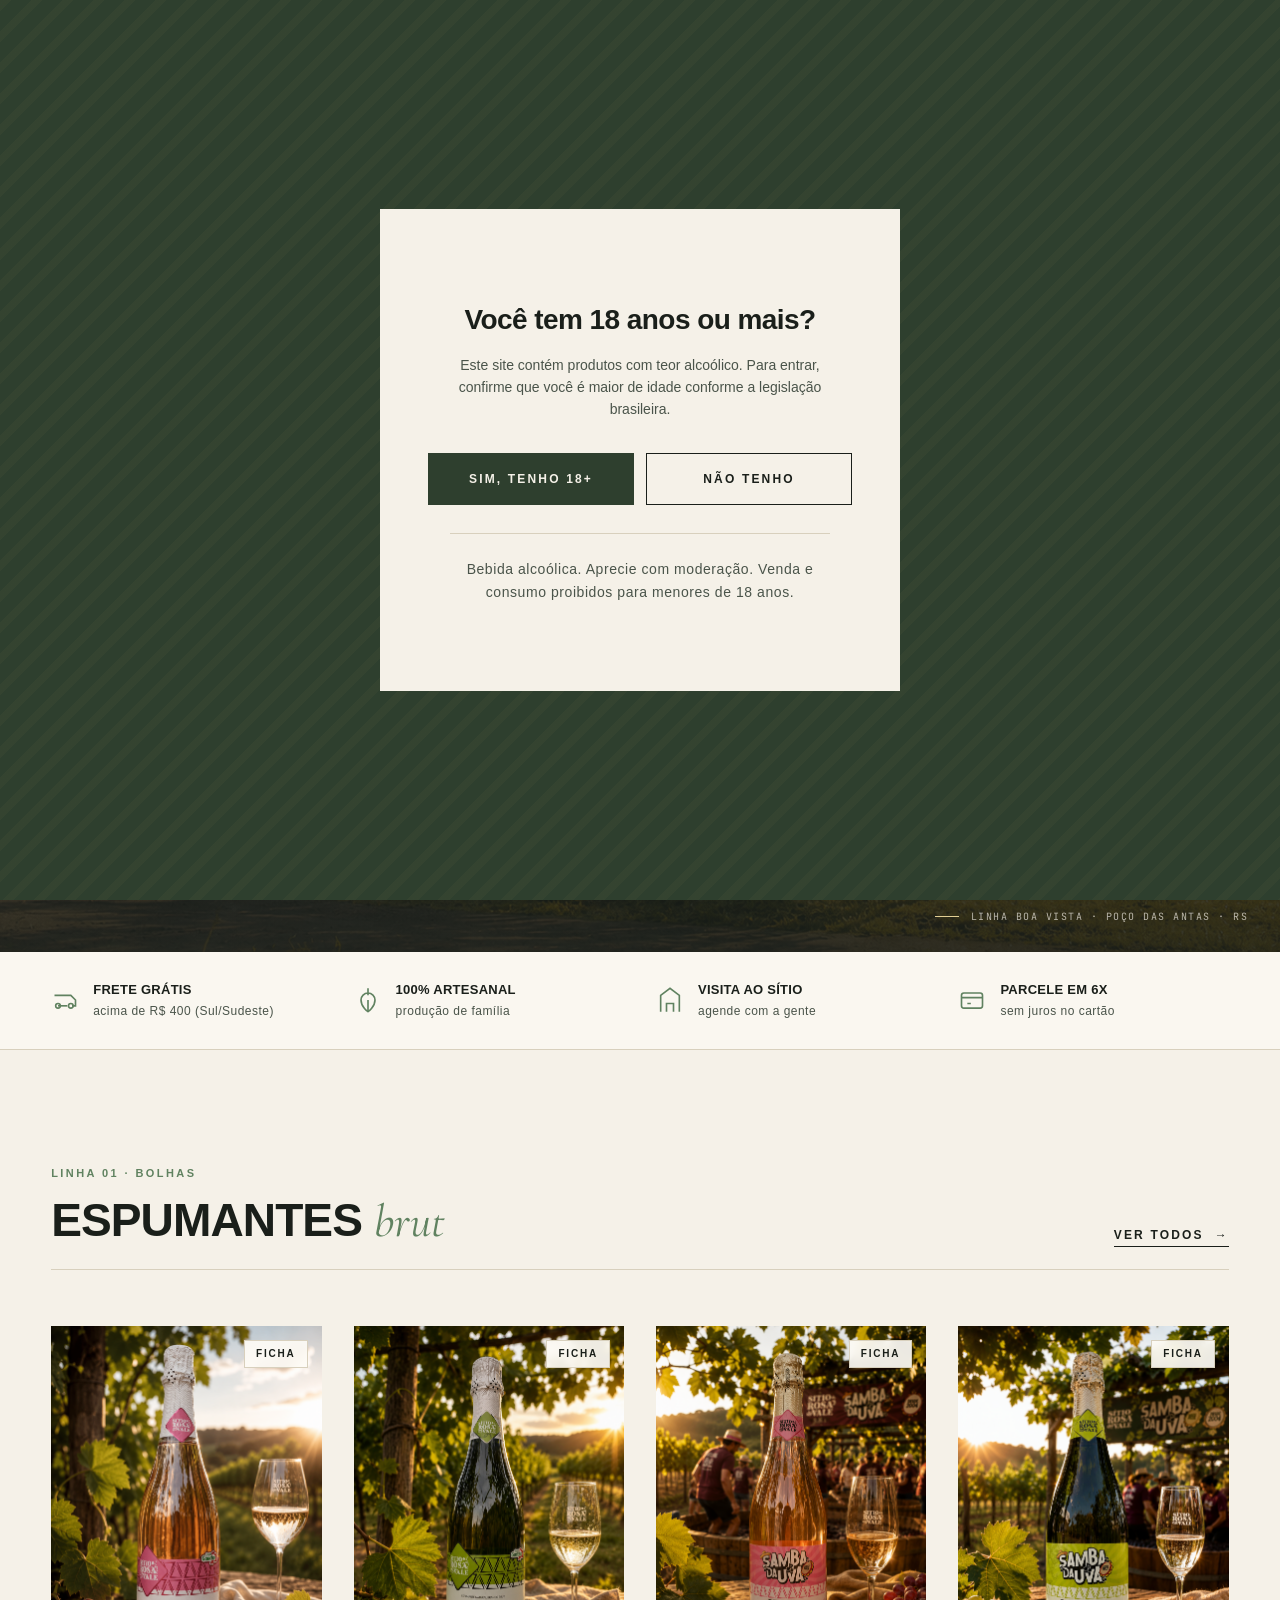
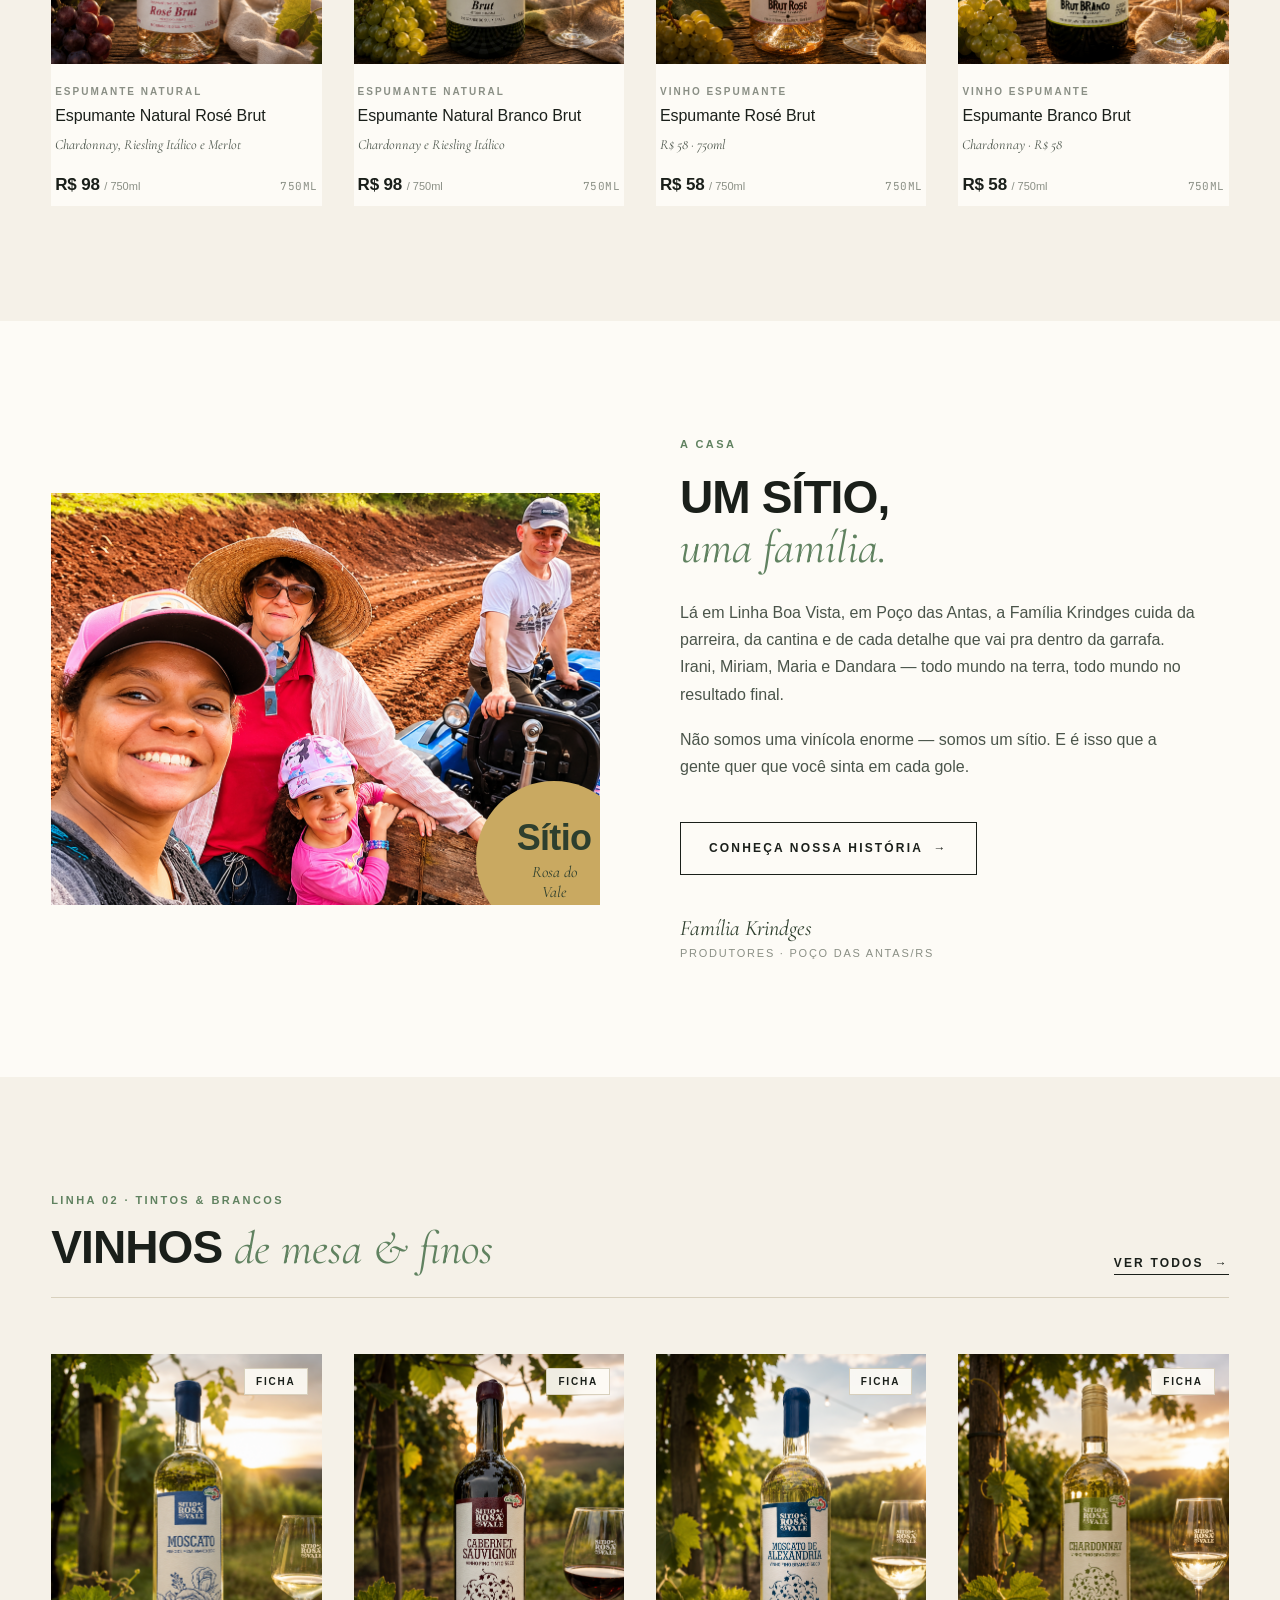
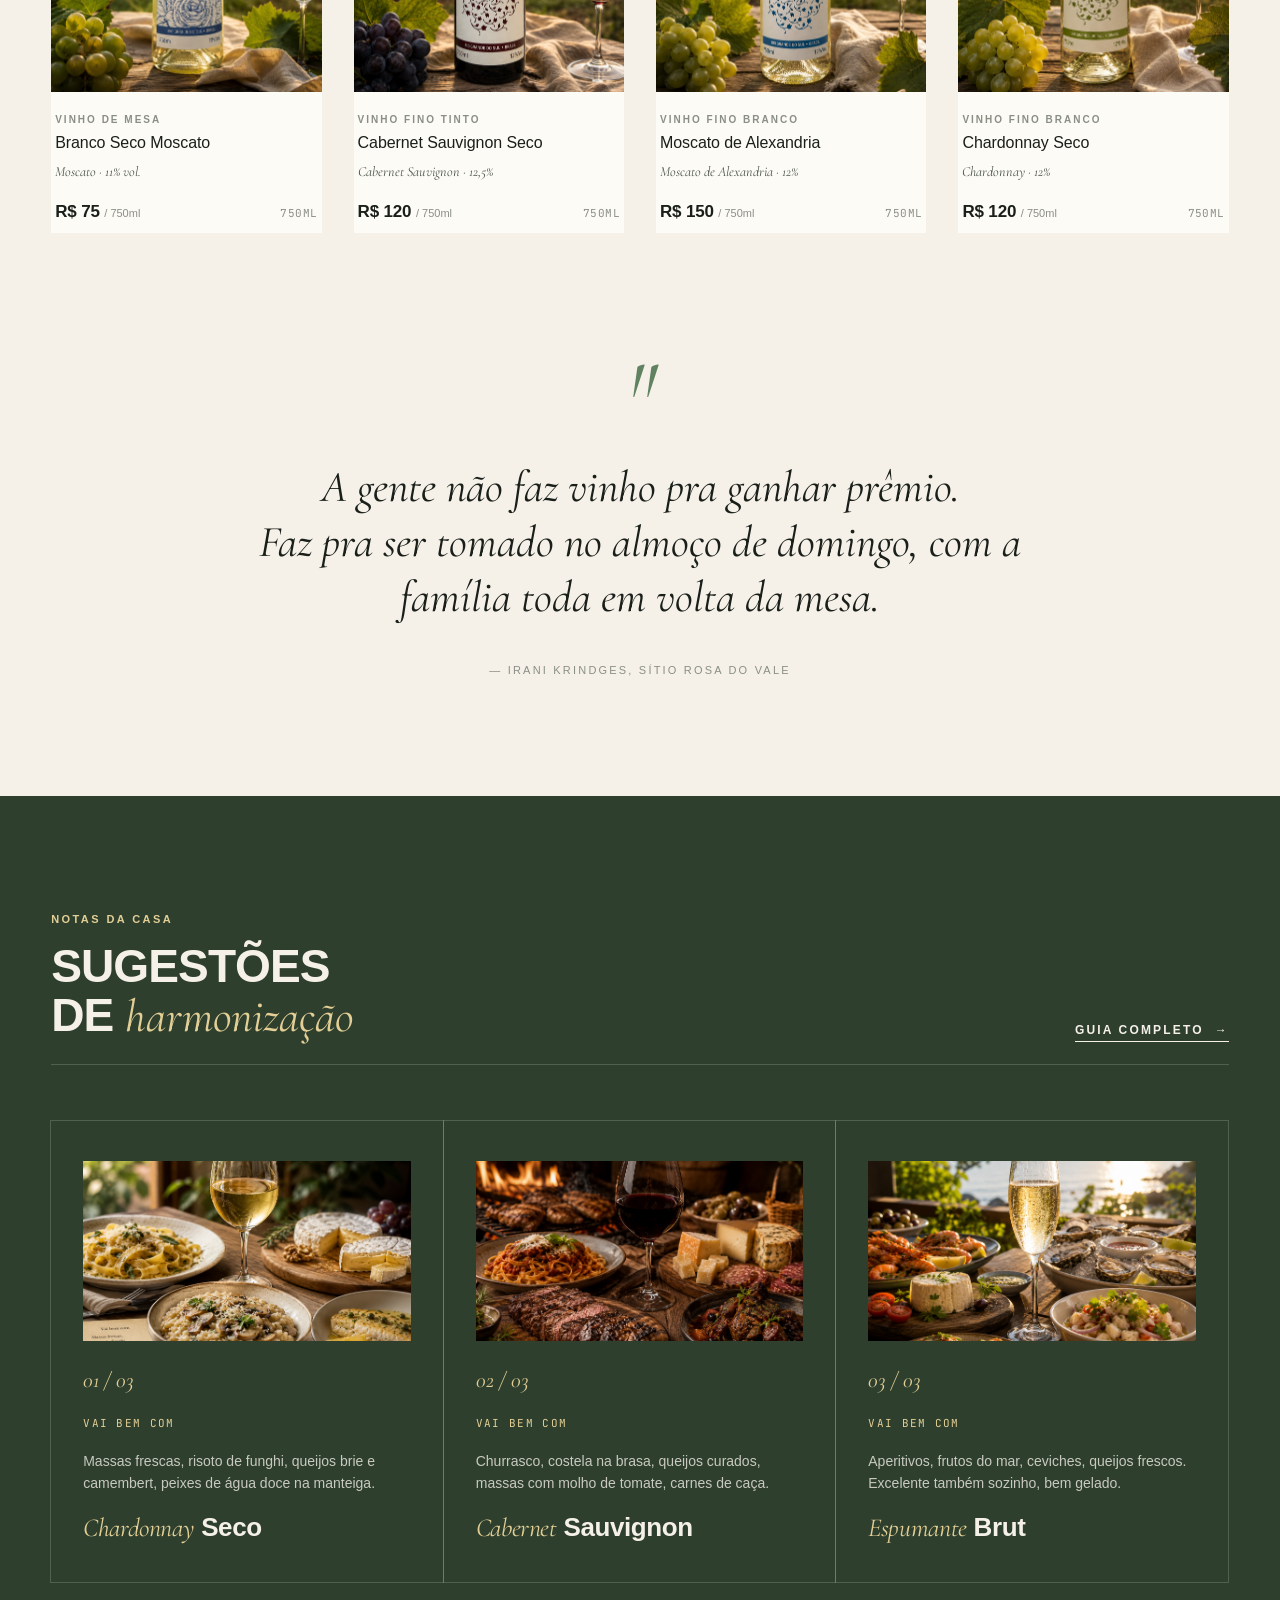
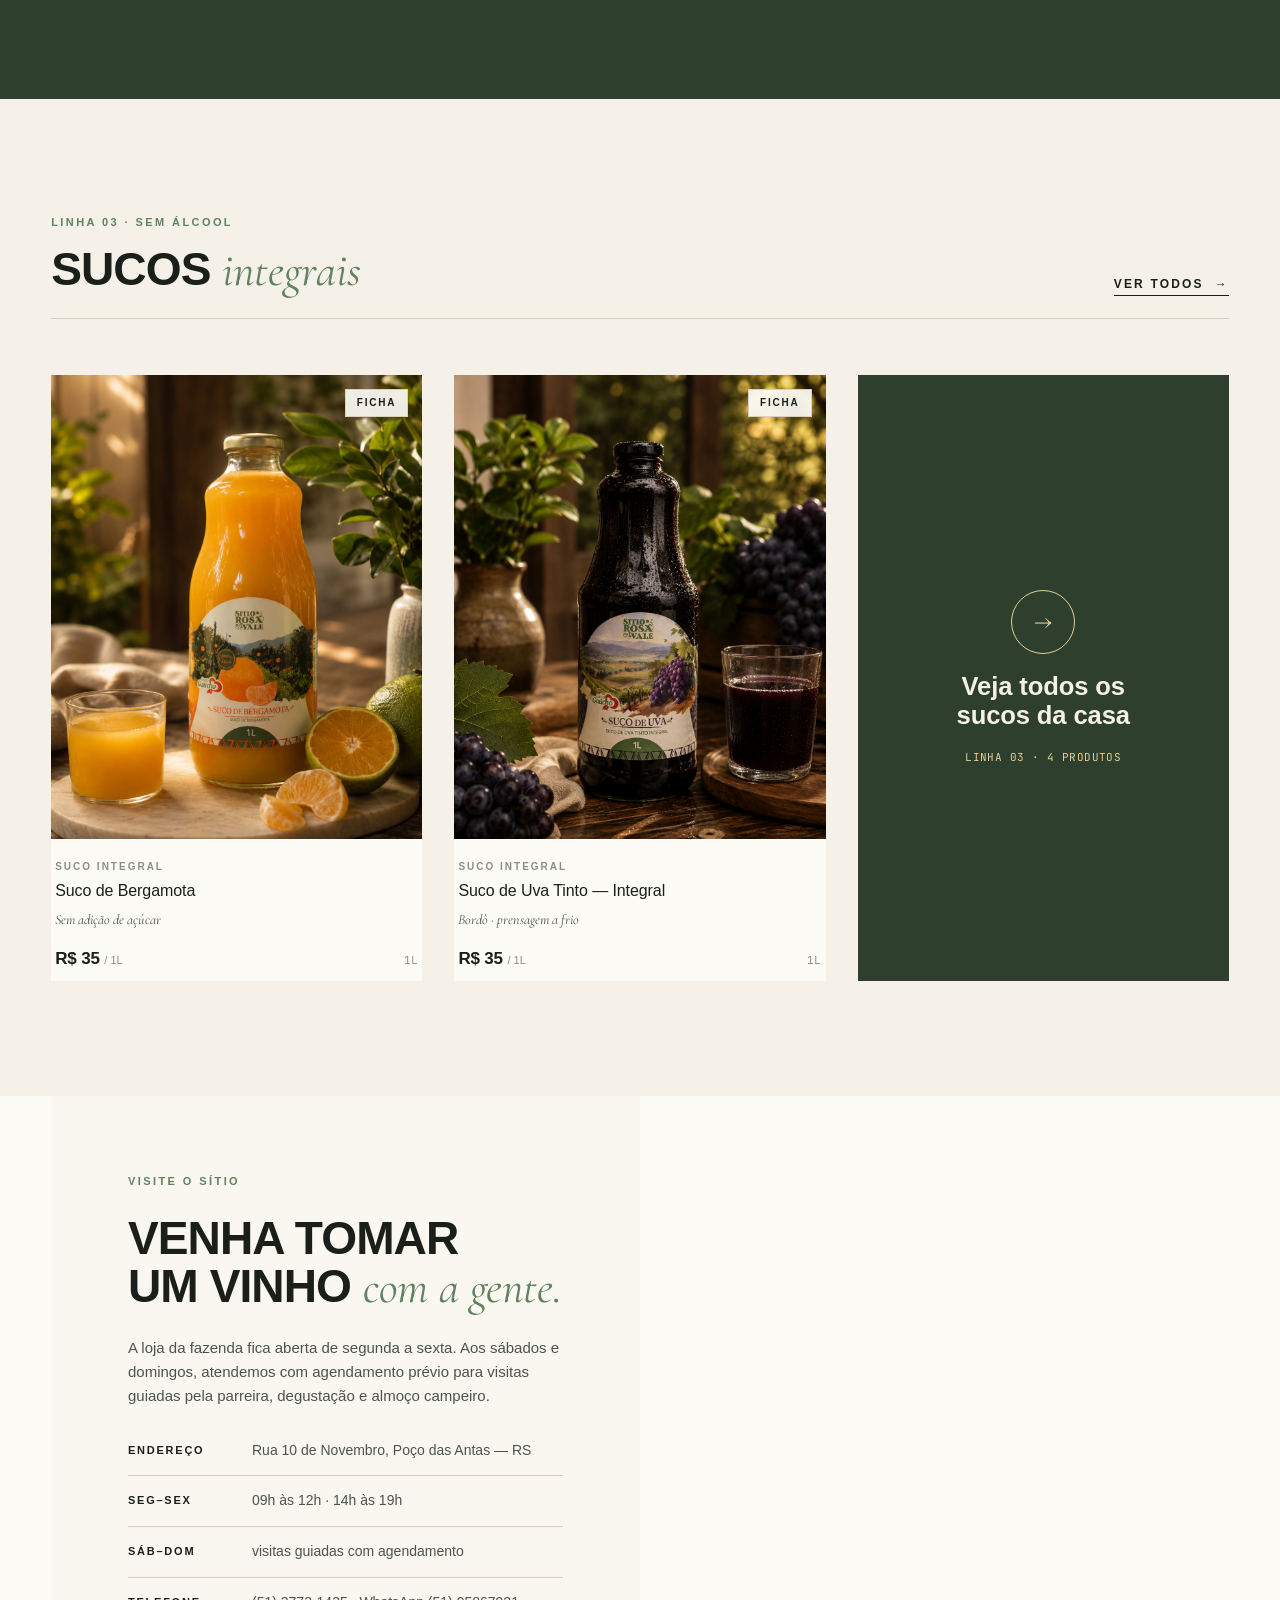
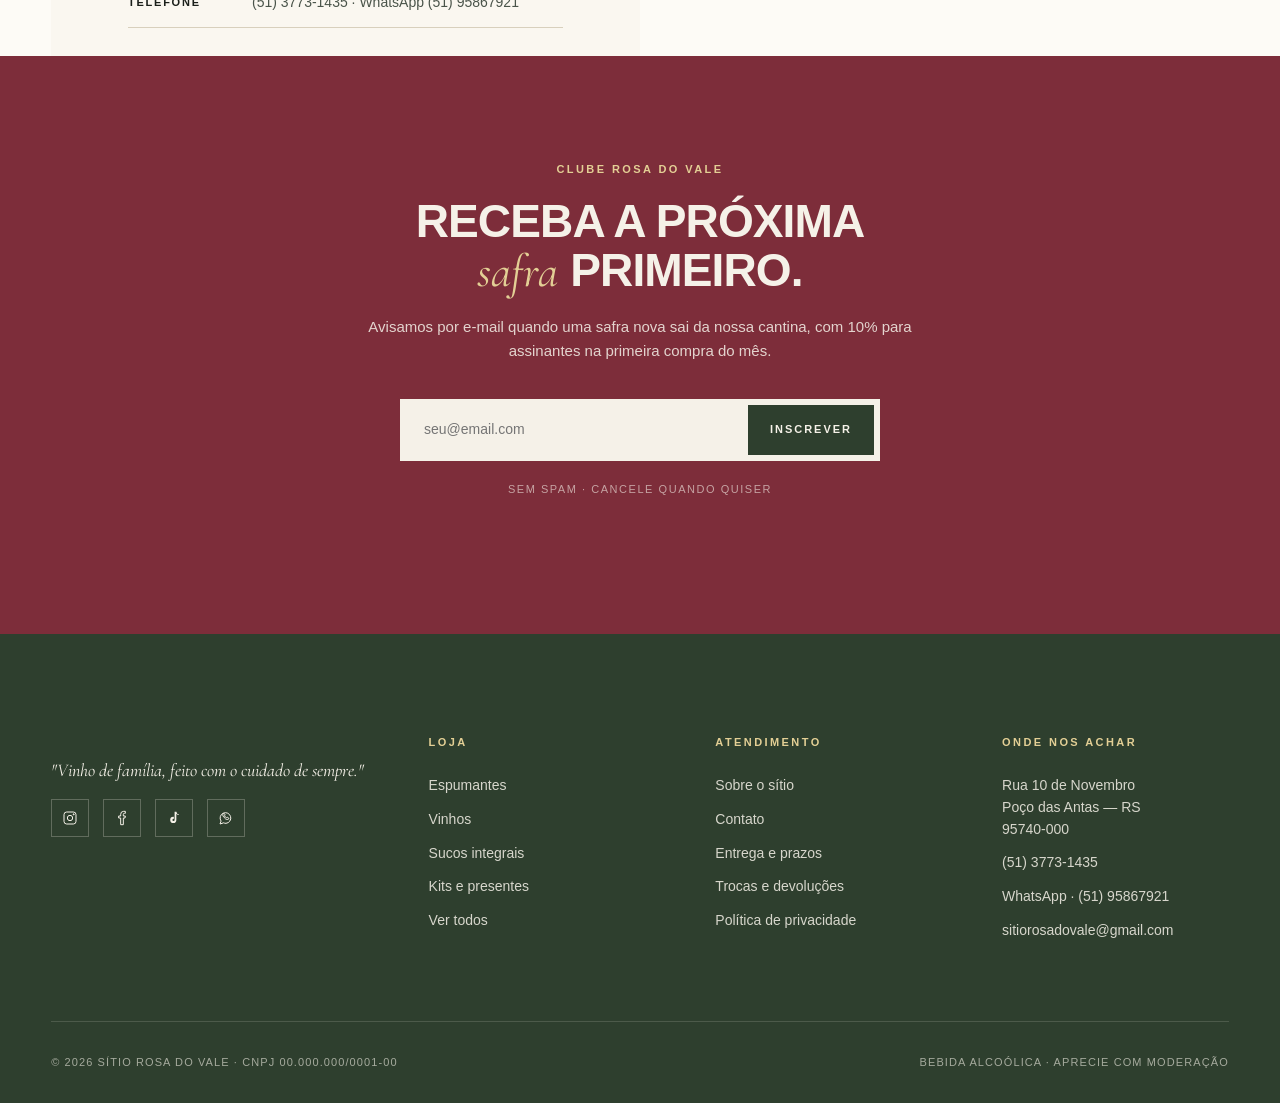
<file: index.html>
﻿<!DOCTYPE html>
<html lang="pt-BR">
<head>
<meta charset="UTF-8">
<link rel="icon" type="image/png" href="Imagens/logo.png">
<meta name="viewport" content="width=device-width, initial-scale=1.0">
<title>Sítio Rosa do Vale — Vinhos, espumantes e sucos de uva artesanais</title>
<link rel="preconnect" href="https://fonts.googleapis.com">
<link rel="preconnect" href="https://fonts.gstatic.com" crossorigin>
<link href="https://fonts.googleapis.com/css2?family=Cormorant+Garamond:ital,wght@0,400;0,500;1,400;1,500&family=JetBrains+Mono:wght@400;500&display=swap" rel="stylesheet">
<link rel="stylesheet" href="styles.css">
<style>
  /* Home-specific */
  .hero {
    position: relative;
    min-height: 92vh;
    display: flex;
    align-items: flex-end;
    overflow: hidden;
    color: var(--cream);
  }
  .hero__bg {
    position: absolute; inset: 0;
    overflow: hidden;
  }
  .hero__inner {
    position: relative;
    z-index: 2;
    padding: 0 var(--gutter) clamp(60px, 8vw, 120px);
    width: 100%;
    max-width: var(--container);
    margin: 0 auto;
    display: grid;
    grid-template-columns: 1.4fr 1fr;
    gap: 60px;
    align-items: end;
  }
  .hero__title {
    font-size: clamp(56px, 10vw, 156px);
    font-weight: 700;
    line-height: 0.88;
    letter-spacing: -0.04em;
    text-transform: uppercase;
  }
  .hero__title em {
    font-family: var(--serif);
    font-style: italic;
    font-weight: 400;
    color: var(--gold-soft);
    letter-spacing: 0;
    text-transform: none;
  }
  .hero__meta {
    border-left: 1px solid rgba(245,241,232,0.3);
    padding-left: 24px;
    margin-bottom: 12px;
  }
  .hero__meta .eyebrow { color: var(--gold-soft); display: block; margin-bottom: 12px; }
  .hero__meta p { font-size: 15px; line-height: 1.55; color: rgba(245,241,232,0.85); max-width: 360px; }
  .hero__actions { display: flex; gap: 14px; margin-top: 24px; }
  .hero__corner-mark {
    position: absolute;
    bottom: 28px;
    right: 32px;
    z-index: 2;
    display: flex;
    align-items: center;
    gap: 12px;
    font-family: var(--mono);
    font-size: 10px;
    letter-spacing: 0.15em;
    text-transform: uppercase;
    color: rgba(245,241,232,0.7);
  }
  .hero__corner-mark::before {
    content: ""; width: 24px; height: 1px; background: var(--gold-soft);
  }
  @media (max-width: 900px) {
    .hero__inner { grid-template-columns: 1fr; gap: 32px; }
    .hero__meta { border-left: none; padding-left: 0; border-top: 1px solid rgba(245,241,232,0.3); padding-top: 24px; }
    .hero__corner-mark { display: none; }
  }

  /* Marquee strip */
  .strip {
    background: var(--cream-light);
    border-bottom: 1px solid var(--line);
    padding: 28px 0;
  }
  .strip__row {
    display: grid;
    grid-template-columns: repeat(4, 1fr);
    gap: 32px;
  }
  .strip__item {
    display: flex;
    align-items: center;
    gap: 14px;
    font-size: 12px;
    letter-spacing: 0.04em;
    color: var(--ink-soft);
  }
  .strip__item strong { color: var(--ink); display: block; font-size: 13px; font-weight: 700; letter-spacing: 0.02em; margin-bottom: 2px; text-transform: uppercase; }
  .strip__item svg { width: 28px; height: 28px; color: var(--green); flex-shrink: 0; }
  @media (max-width: 800px) { .strip__row { grid-template-columns: 1fr 1fr; gap: 20px; } }

  /* Story split */
  .story {
    background: var(--paper);
  }
  .story__grid {
    display: grid;
    grid-template-columns: 1fr 1fr;
    gap: 80px;
    align-items: center;
  }
  @media (max-width: 900px) { .story__grid { grid-template-columns: 1fr; gap: 40px; } }
  .story__media {
    aspect-ratio: 4 / 3;
    position: relative;
  }
  .story__media .ph { position: absolute; inset: 0; }
  .story__badge {
    position: absolute;
    bottom: -32px; right: -32px;
    width: 156px; height: 156px;
    border-radius: 50%;
    background: var(--gold);
    display: flex;
    align-items: center;
    justify-content: center;
    text-align: center;
    color: var(--green-deep);
    font-family: var(--serif);
    font-style: italic;
    font-size: 16px;
    line-height: 1.2;
    padding: 20px;
  }
  .story__badge strong {
    display: block;
    font-family: var(--sans);
    font-style: normal;
    font-size: 36px;
    font-weight: 700;
    letter-spacing: -0.02em;
    margin-bottom: 4px;
  }
  .story__body .eyebrow { margin-bottom: 20px; display: block; }
  .story__body h2 { margin-bottom: 28px; }
  .story__body p { font-size: 16px; line-height: 1.7; color: var(--ink-soft); margin-bottom: 18px; max-width: 520px; }
  .story__sig { margin-top: 36px; display: flex; align-items: center; gap: 16px; }
  .story__sig-name { font-family: var(--serif); font-style: italic; font-size: 22px; color: var(--green-deep); }
  .story__sig-role { font-size: 11px; letter-spacing: 0.16em; text-transform: uppercase; color: var(--ink-muted); }

  /* Pairing */
  .pairing {
    background: var(--green-deep);
    color: var(--cream);
  }
  .pairing .section-head { border-color: rgba(245,241,232,0.18); }
  .pairing .eyebrow { color: var(--gold-soft); }
  .pairing .section-head__action a { color: var(--cream); border-color: var(--cream); }
  .pairing-grid {
    display: grid;
    grid-template-columns: repeat(3, 1fr);
    gap: 0;
  }
  @media (max-width: 900px) { .pairing-grid { grid-template-columns: 1fr; } }
  .pairing-card {
    padding: 40px 32px;
    border: 1px solid rgba(245,241,232,0.18);
    margin-left: -1px;
    margin-top: -1px;
    display: flex;
    flex-direction: column;
    gap: 18px;
    min-height: 380px;
  }
  .pairing-card__num {
    font-family: var(--serif);
    font-style: italic;
    font-size: 22px;
    color: var(--gold-soft);
  }
  .pairing-card__title {
    font-size: 26px;
    font-weight: 700;
    line-height: 1.1;
    letter-spacing: -0.015em;
    margin-top: auto;
  }
  .pairing-card__title em {
    font-family: var(--serif);
    font-style: italic;
    font-weight: 400;
    color: var(--gold-soft);
  }
  .pairing-card__body { font-size: 14px; line-height: 1.6; color: rgba(245,241,232,0.78); }
  .pairing-card__match { font-family: var(--mono); font-size: 11px; letter-spacing: 0.12em; text-transform: uppercase; color: var(--gold-soft); }

  /* Visit / map */
  .visit-grid {
    display: grid;
    grid-template-columns: 1fr 1fr;
    height: 560px;
    min-height: 560px;
  }
  @media (max-width: 900px) { .visit-grid { grid-template-columns: 1fr; } }
  .visit-grid__copy {
    padding: clamp(40px, 6vw, 80px);
    background: var(--cream-light);
    display: flex;
    flex-direction: column;
    justify-content: center;
    gap: 24px;
  }
  .visit-grid__map { position: relative; min-height: 400px; height: 100%; overflow: hidden; }
  .visit-grid__map iframe { position: absolute; inset: 0; width: 100%; height: 100%; border: 0; display: block; }
  .visit-grid__map .ph { position: absolute; inset: 0; }
  .visit-grid__pin {
    position: absolute;
    top: 50%; left: 50%;
    transform: translate(-50%, -100%);
    background: var(--wine);
    color: var(--cream);
    padding: 14px 18px;
    font-size: 11px;
    letter-spacing: 0.14em;
    text-transform: uppercase;
    font-weight: 700;
    z-index: 2;
  }
  .visit-grid__pin::after {
    content: "";
    position: absolute;
    left: 50%; bottom: -8px;
    transform: translateX(-50%);
    border: 6px solid transparent;
    border-top-color: var(--wine);
  }
  .visit-list { display: flex; flex-direction: column; gap: 14px; margin-top: 8px; }
  .visit-list li { display: flex; gap: 14px; font-size: 14px; color: var(--ink-soft); padding-bottom: 14px; border-bottom: 1px solid var(--line); }
  .visit-list strong { min-width: 110px; font-size: 11px; letter-spacing: 0.16em; text-transform: uppercase; color: var(--ink); padding-top: 2px; }

  /* Newsletter */
  .newsletter {
    background: var(--wine);
    color: var(--cream);
    padding: clamp(60px, 8vw, 100px) 0;
    text-align: center;
    position: relative;
    z-index: 1;
  }
  .newsletter__inner { max-width: 720px; margin: 0 auto; padding: 0 var(--gutter); }
  .newsletter h2 { margin: 18px 0 20px; }
  .newsletter p { font-size: 15px; line-height: 1.6; opacity: 0.85; margin-bottom: 36px; }
  .newsletter form { display: flex; gap: 8px; background: var(--cream); padding: 6px; max-width: 480px; margin: 0 auto; }
  .newsletter input {
    flex: 1; padding: 14px 18px; border: none; background: transparent;
    font: inherit; color: var(--ink); font-size: 14px;
  }
  .newsletter input:focus { outline: none; }
  .newsletter button { background: var(--green-deep); color: var(--cream); padding: 14px 22px; font-size: 11px; font-weight: 700; letter-spacing: 0.18em; text-transform: uppercase; }
  .newsletter button:hover { background: var(--ink); }
  .newsletter .eyebrow { color: var(--gold-soft); }

  /* Featured testimonial / quote */
  .quote-block { text-align: center; padding: clamp(60px, 9vw, 120px) var(--gutter); }
  .quote-block__mark { font-family: var(--serif); font-style: italic; font-size: 96px; line-height: 1; color: var(--green); }
  .quote-block blockquote { font-family: var(--serif); font-style: italic; font-size: clamp(28px, 4vw, 44px); line-height: 1.25; max-width: 880px; margin: 16px auto 32px; color: var(--ink); font-weight: 400; }
  .quote-block cite { font-style: normal; font-size: 11px; letter-spacing: 0.2em; text-transform: uppercase; color: var(--ink-muted); }

</style>
</head>
<body>

<!-- =================== AGE MODAL =================== -->
<div class="age-modal" data-age-modal hidden>
  <div class="age-card">
    <div class="age-card__mark brand-mark">
    </div>
    <h2>Você tem 18 anos ou mais?</h2>
    <p>Este site contém produtos com teor alcoólico. Para entrar, confirme que você é maior de idade conforme a legislação brasileira.</p>
    <div class="age-card__actions">
      <button class="btn btn-primary" data-age-yes>Sim, tenho 18+</button>
      <button class="btn btn-outline" data-age-no>Não tenho</button>
    </div>
    <p class="age-card__legal">Bebida alcoólica. Aprecie com moderação. Venda e consumo proibidos para menores de 18 anos.</p>
  </div>
</div>

<!-- =================== BOTTLE SYMBOL =================== -->
<svg style="position:absolute;width:0;height:0;overflow:hidden" aria-hidden="true">
  <symbol id="bottle" viewBox="0 0 120 360">
    <!-- glass body -->
    <path d="M48 4 L72 4 L72 70 Q72 84 86 100 Q100 116 100 140 L100 340 Q100 356 84 356 L36 356 Q20 356 20 340 L20 140 Q20 116 34 100 Q48 84 48 70 Z" fill="var(--bottle-glass, #2e3f2e)"/>
    <!-- glass darker side shadow -->
    <path d="M72 70 Q72 84 86 100 Q100 116 100 140 L100 340 Q100 356 84 356 L74 356 L74 100 Z" fill="var(--bottle-glass-2, #1a1f1a)" opacity="0.45"/>
    <!-- highlight -->
    <path d="M28 130 Q26 200 28 320 L34 320 L36 130 Z" fill="rgba(255,255,255,0.14)"/>
    <!-- foil cap -->
    <rect x="44" y="0" width="32" height="58" fill="var(--bottle-cap, #1a1f1a)"/>
    <rect x="44" y="52" width="32" height="6" fill="rgba(0,0,0,0.3)"/>
    <!-- label -->
    <rect x="22" y="180" width="76" height="130" fill="var(--bottle-label, #faf7f0)"/>
    <!-- label content -->
    <text x="60" y="206" text-anchor="middle" font-family="Helvetica" font-size="8" font-weight="700" letter-spacing="2" fill="#1a1f1a">ROSA DO VALE</text>
    <line x1="36" y1="216" x2="84" y2="216" stroke="#608260" stroke-width="0.8"/>
    <text x="60" y="245" text-anchor="middle" font-family="Georgia" font-size="20" font-style="italic" fill="#1a1f1a">2024</text>
    <line x1="36" y1="258" x2="84" y2="258" stroke="#608260" stroke-width="0.8"/>
    <text x="60" y="278" text-anchor="middle" font-family="Helvetica" font-size="7" letter-spacing="1.5" fill="#608260">RESERVA</text>
    <text x="60" y="294" text-anchor="middle" font-family="Helvetica" font-size="6" letter-spacing="1" fill="#8a8f85">POÇO DAS ANTAS · RS</text>
  </symbol>
</svg>

<!-- =================== PROMO BAR =================== -->
<div class="promo-bar">
  <span>Frete grátis Sul e Sudeste acima de R$ 400</span>
  <span>Centro-Oeste, Norte e Nordeste acima de R$ 500</span>
</div>

<!-- =================== HEADER =================== -->
<header class="site-header">
  <div class="container site-header__inner">
    <nav class="site-nav">
      <a href="index.html" class="active">Início</a>
      <a href="sobre.html">Sobre o sítio</a>
      <a href="loja.html">Loja</a>
      <a href="samba-da-uva.html">Samba da Uva</a>
      <a href="contato.html">Contato</a>
    </nav>
    <a href="index.html" class="brand-mark" aria-label="Sítio Rosa do Vale - Início">
      <img src="Imagens/logo.png" alt="Sítio Rosa do Vale" class="brand-mark__logo">
    </a>
    <div class="site-tools">
      <button class="tool-btn" aria-label="Buscar">
        <svg viewBox="0 0 24 24" fill="none" stroke="currentColor" stroke-width="1.6"><circle cx="11" cy="11" r="7"/><path d="M21 21l-4.3-4.3"/></svg>
      </button>
      <a href="conta.html" class="tool-link">Entrar</a>
      <span class="tool-divider"></span>
      <a href="#" class="tool-btn" data-cart-open aria-label="Carrinho">
        <svg viewBox="0 0 24 24" fill="none" stroke="currentColor" stroke-width="1.6"><path d="M3 5h2l3 12h11l3-8H7"/><circle cx="9" cy="21" r="1.4"/><circle cx="18" cy="21" r="1.4"/></svg>
        <span class="badge">2</span>
      </a>
    </div>
  </div>
</header>

<!-- =================== HERO =================== -->
<section class="hero" style="padding:0;">
  <div class="hero__bg" aria-hidden="true">
    <img class="hero__bg-img" src="Imagens/panorâmica da parreira · março 2024.png" alt="">
    <div class="hero__bg-overlay"></div>
  </div>

  <div class="hero__corner-mark">
    <span>LINHA BOA VISTA · POÇO DAS ANTAS · RS</span>
  </div>

  <div class="hero__inner">
    <h1 class="hero__title drift-up">
      Da nossa<br>
      parreira<br>
      <em>à sua</em> mesa.
    </h1>
    <div class="hero__meta drift-up" style="animation-delay:.15s;">
      <span class="eyebrow">Safra 2024 · disponível agora</span>
      <p>Vinhos, espumantes e sucos de uva produzidos artesanalmente no coração da serra gaúcha. Um sítio de família, um cuidado de sempre.</p>
      <div class="hero__actions">
        <a href="loja.html" class="btn btn-green">Comprar agora</a>
        <a href="sobre.html" class="btn btn-outline-light">Nossa história</a>
      </div>
    </div>
  </div>
</section>

<!-- =================== STRIP =================== -->
<section class="strip" style="padding:28px 0;">
  <div class="container strip__row">
    <div class="strip__item">
      <svg viewBox="0 0 24 24" fill="none" stroke="currentColor" stroke-width="1.4"><path d="M3 8h14l4 4v5h-3"/><path d="M14 17H6"/><circle cx="6" cy="17" r="2"/><circle cx="17" cy="17" r="2"/></svg>
      <div><strong>Frete grátis</strong>acima de R$ 400 (Sul/Sudeste)</div>
    </div>
    <div class="strip__item">
      <svg viewBox="0 0 24 24" fill="none" stroke="currentColor" stroke-width="1.4"><path d="M12 2v6m0 14V12m-6 0a6 6 0 0112 0"/><path d="M6 12c0 6 6 10 6 10s6-4 6-10"/></svg>
      <div><strong>100% artesanal</strong>produção de família</div>
    </div>
    <div class="strip__item">
      <svg viewBox="0 0 24 24" fill="none" stroke="currentColor" stroke-width="1.4"><path d="M4 22V8l8-6 8 6v14"/><path d="M9 22v-7h6v7"/></svg>
      <div><strong>Visita ao sítio</strong>agende com a gente</div>
    </div>
    <div class="strip__item">
      <svg viewBox="0 0 24 24" fill="none" stroke="currentColor" stroke-width="1.4"><rect x="3" y="6" width="18" height="13" rx="2"/><path d="M3 10h18M8 15h3"/></svg>
      <div><strong>Parcele em 6x</strong>sem juros no cartão</div>
    </div>
  </div>
</section>

<!-- =================== ESPUMANTES =================== -->
<section>
  <div class="container">
    <div class="section-head">
      <div class="section-head__title">
        <span class="eyebrow">Linha 01 · Bolhas</span>
        <h2 class="h-2">Espumantes <em class="serif" style="color:var(--green);">brut</em></h2>
      </div>
      <div class="section-head__action">
        <a href="loja.html?cat=espumantes">Ver todos &nbsp;→</a>
      </div>
    </div>

    <div class="product-grid">
      <!-- card 1 -->
      <a href="produto.html?id=espumante-natural-rose-brut" class="product-card">
        <div class="product-card__media">
          <span class="product-card__tag">Novidade</span>
          <img class="prod-img" src="Imagens/Espumante Natural Rosé Brut.png" alt="Espumante Natural Rosé Brut" loading="lazy">
          <button class="card-ficha" data-ficha="espumante-natural-rose-brut" aria-label="Ver ficha técnica">Ficha</button>
          <div class="product-card__quick">
            <div class="card-stepper is-zero" data-stepper data-product-id="espumante-natural-rose-brut">
              <button class="card-stepper__dn" aria-label="Remover">−</button>
              <span class="card-stepper__n">0</span>
              <button class="card-stepper__up" aria-label="Adicionar">Adicionar</button>
            </div>
          </div>
        </div>
        <div class="product-card__body">
          <span class="product-card__cat">Espumante natural</span>
          <h3 class="product-card__name">Espumante Natural Rosé Brut</h3>
          <span class="product-card__meta">Chardonnay, Riesling Itálico e Merlot</span>
          <div class="product-card__foot">
            <span class="product-card__price">R$ 98 <small>/ 750ml</small></span>
            <span class="mono">750ml</span>
          </div>
        </div>
      </a>

      <a href="produto.html?id=espumante-natural-branco-brut" class="product-card">
        <div class="product-card__media">
          <img class="prod-img" src="Imagens/Espumante Natural Branco Brut.png" alt="Espumante Natural Branco Brut" loading="lazy">
          <button class="card-ficha" data-ficha="espumante-natural-branco-brut" aria-label="Ver ficha técnica">Ficha</button>
          <div class="product-card__quick">
            <div class="card-stepper is-zero" data-stepper data-product-id="espumante-natural-branco-brut">
              <button class="card-stepper__dn" aria-label="Remover">−</button>
              <span class="card-stepper__n">0</span>
              <button class="card-stepper__up" aria-label="Adicionar">Adicionar</button>
            </div>
          </div>
        </div>
        <div class="product-card__body">
          <span class="product-card__cat">Espumante natural</span>
          <h3 class="product-card__name">Espumante Natural Branco Brut</h3>
          <span class="product-card__meta">Chardonnay e Riesling Itálico</span>
          <div class="product-card__foot">
            <span class="product-card__price">R$ 98 <small>/ 750ml</small></span>
            <span class="mono">750ml</span>
          </div>
        </div>
      </a>

      <a href="produto.html?id=vinho-espumante-natural-rose-brut" class="product-card">
        <div class="product-card__media">
          <span class="product-card__tag">Best-seller</span>
          <img class="prod-img" src="Imagens/Vinho Espumante Natural Rosé Brut.png" alt="Vinho Espumante Natural Rosé Brut" loading="lazy">
          <button class="card-ficha" data-ficha="vinho-espumante-natural-rose-brut" aria-label="Ver ficha técnica">Ficha</button>
          <div class="product-card__quick">
            <div class="card-stepper is-zero" data-stepper data-product-id="vinho-espumante-natural-rose-brut">
              <button class="card-stepper__dn" aria-label="Remover">−</button>
              <span class="card-stepper__n">0</span>
              <button class="card-stepper__up" aria-label="Adicionar">Adicionar</button>
            </div>
          </div>
        </div>
        <div class="product-card__body">
          <span class="product-card__cat">Vinho espumante</span>
          <h3 class="product-card__name">Espumante Rosé Brut</h3>
          <span class="product-card__meta">R$ 58 · 750ml</span>
          <div class="product-card__foot">
            <span class="product-card__price">R$ 58 <small>/ 750ml</small></span>
            <span class="mono">750ml</span>
          </div>
        </div>
      </a>

      <a href="produto.html?id=vinho-espumante-natural-branco-brut" class="product-card">
        <div class="product-card__media">
          <img class="prod-img" src="Imagens/Vinho Espumante Natural Branco Brut.png" alt="Vinho Espumante Natural Branco Brut" loading="lazy">
          <button class="card-ficha" data-ficha="vinho-espumante-natural-branco-brut" aria-label="Ver ficha técnica">Ficha</button>
          <div class="product-card__quick">
            <div class="card-stepper is-zero" data-stepper data-product-id="vinho-espumante-natural-branco-brut">
              <button class="card-stepper__dn" aria-label="Remover">−</button>
              <span class="card-stepper__n">0</span>
              <button class="card-stepper__up" aria-label="Adicionar">Adicionar</button>
            </div>
          </div>
        </div>
        <div class="product-card__body">
          <span class="product-card__cat">Vinho espumante</span>
          <h3 class="product-card__name">Espumante Branco Brut</h3>
          <span class="product-card__meta">Chardonnay · R$ 58</span>
          <div class="product-card__foot">
            <span class="product-card__price">R$ 58 <small>/ 750ml</small></span>
            <span class="mono">750ml</span>
          </div>
        </div>
      </a>
    </div>
  </div>
</section>

<!-- =================== STORY SPLIT =================== -->
<section class="story">
  <div class="container story__grid">
    <div class="story__media">
      <img src="Imagens/foto · família na colheita · safra 2024.png" alt="Família Krindges na colheita · Safra 2024" class="section-photo">
      <div class="story__badge">
        <span>
          <strong>Sítio</strong>
          Rosa do<br>Vale
        </span>
      </div>
    </div>
    <div class="story__body">
      <span class="eyebrow">A casa</span>
      <h2 class="h-2">Um sítio,<br><em class="serif" style="color:var(--green);">uma família.</em></h2>
      <p>Lá em Linha Boa Vista, em Poço das Antas, a Família Krindges cuida da parreira, da cantina e de cada detalhe que vai pra dentro da garrafa. Irani, Miriam, Maria e Dandara — todo mundo na terra, todo mundo no resultado final.</p>
      <p>Não somos uma vinícola enorme — somos um sítio. E é isso que a gente quer que você sinta em cada gole.</p>
      <a href="sobre.html" class="btn btn-outline" style="margin-top:24px;">Conheça nossa história &nbsp;→</a>
      <div class="story__sig">
        <div>
          <div class="story__sig-name">Família Krindges</div>
          <div class="story__sig-role">produtores · Poço das Antas/RS</div>
        </div>
      </div>
    </div>
  </div>
</section>

<!-- =================== VINHOS =================== -->
<section>
  <div class="container">
    <div class="section-head">
      <div class="section-head__title">
        <span class="eyebrow">Linha 02 · Tintos & Brancos</span>
        <h2 class="h-2">Vinhos <em class="serif" style="color:var(--green);">de mesa &amp; finos</em></h2>
      </div>
      <div class="section-head__action">
        <a href="loja.html?cat=vinhos">Ver todos &nbsp;→</a>
      </div>
    </div>

    <div class="product-grid">
      <a href="produto.html?id=vinho-mesa-branco-moscato" class="product-card">
        <div class="product-card__media">
          <img class="prod-img" src="Imagens/Vinho de Mesa branco Seco Moscato.png" alt="Vinho de Mesa Branco Seco Moscato" loading="lazy">
          <button class="card-ficha" data-ficha="vinho-mesa-branco-moscato" aria-label="Ver ficha técnica">Ficha</button>
          <div class="product-card__quick"><div class="card-stepper is-zero" data-stepper data-product-id="vinho-mesa-branco-moscato"><button class="card-stepper__dn" aria-label="Remover">−</button><span class="card-stepper__n">0</span><button class="card-stepper__up" aria-label="Adicionar">Adicionar</button></div></div>
        </div>
        <div class="product-card__body">
          <span class="product-card__cat">Vinho de mesa</span>
          <h3 class="product-card__name">Branco Seco Moscato</h3>
          <span class="product-card__meta">Moscato · 11% vol.</span>
          <div class="product-card__foot">
            <span class="product-card__price">R$ 75 <small>/ 750ml</small></span>
            <span class="mono">750ml</span>
          </div>
        </div>
      </a>

      <a href="produto.html?id=vinho-fino-tinto-cabernet-sauvignon" class="product-card">
        <div class="product-card__media">
          <span class="product-card__tag tag-wine" style="background:var(--wine); color:var(--cream);">Reserva</span>
          <img class="prod-img" src="Imagens/Vinho Fino Tinto Seco Cabernet Sauvignon.png" alt="Vinho Fino Tinto Seco Cabernet Sauvignon" loading="lazy">
          <button class="card-ficha" data-ficha="vinho-fino-tinto-cabernet-sauvignon" aria-label="Ver ficha técnica">Ficha</button>
          <div class="product-card__quick"><div class="card-stepper is-zero" data-stepper data-product-id="vinho-fino-tinto-cabernet-sauvignon"><button class="card-stepper__dn" aria-label="Remover">−</button><span class="card-stepper__n">0</span><button class="card-stepper__up" aria-label="Adicionar">Adicionar</button></div></div>
        </div>
        <div class="product-card__body">
          <span class="product-card__cat">Vinho fino tinto</span>
          <h3 class="product-card__name">Cabernet Sauvignon Seco</h3>
          <span class="product-card__meta">Cabernet Sauvignon · 12,5%</span>
          <div class="product-card__foot">
            <span class="product-card__price">R$ 120 <small>/ 750ml</small></span>
            <span class="mono">750ml</span>
          </div>
        </div>
      </a>

      <a href="produto.html?id=vinho-fino-branco-moscato-alexandria" class="product-card">
        <div class="product-card__media">
          <img class="prod-img" src="Imagens/Vinho Fino Branco Seco Moscato de Alexandria.png" alt="Vinho Fino Branco Seco Moscato de Alexandria" loading="lazy">
          <button class="card-ficha" data-ficha="vinho-fino-branco-moscato-alexandria" aria-label="Ver ficha técnica">Ficha</button>
          <div class="product-card__quick"><div class="card-stepper is-zero" data-stepper data-product-id="vinho-fino-branco-moscato-alexandria"><button class="card-stepper__dn" aria-label="Remover">−</button><span class="card-stepper__n">0</span><button class="card-stepper__up" aria-label="Adicionar">Adicionar</button></div></div>
        </div>
        <div class="product-card__body">
          <span class="product-card__cat">Vinho fino branco</span>
          <h3 class="product-card__name">Moscato de Alexandria</h3>
          <span class="product-card__meta">Moscato de Alexandria · 12%</span>
          <div class="product-card__foot">
            <span class="product-card__price">R$ 150 <small>/ 750ml</small></span>
            <span class="mono">750ml</span>
          </div>
        </div>
      </a>

      <a href="produto.html?id=vinho-fino-branco-chardonnay" class="product-card">
        <div class="product-card__media">
          <img class="prod-img" src="Imagens/Vinho Fino Branco Seco Chardonnay.png" alt="Vinho Fino Branco Seco Chardonnay" loading="lazy">
          <button class="card-ficha" data-ficha="vinho-fino-branco-chardonnay" aria-label="Ver ficha técnica">Ficha</button>
          <div class="product-card__quick"><div class="card-stepper is-zero" data-stepper data-product-id="vinho-fino-branco-chardonnay"><button class="card-stepper__dn" aria-label="Remover">−</button><span class="card-stepper__n">0</span><button class="card-stepper__up" aria-label="Adicionar">Adicionar</button></div></div>
        </div>
        <div class="product-card__body">
          <span class="product-card__cat">Vinho fino branco</span>
          <h3 class="product-card__name">Chardonnay Seco</h3>
          <span class="product-card__meta">Chardonnay · 12%</span>
          <div class="product-card__foot">
            <span class="product-card__price">R$ 120 <small>/ 750ml</small></span>
            <span class="mono">750ml</span>
          </div>
        </div>
      </a>
    </div>
  </div>
</section>

<!-- =================== QUOTE =================== -->
<section class="quote-block" style="padding-top:0;">
  <div class="quote-block__mark">"</div>
  <blockquote>
    A gente não faz vinho pra ganhar prêmio.<br>
    Faz pra ser tomado no almoço de domingo, com a família toda em volta da mesa.
  </blockquote>
  <cite>— Irani Krindges, Sítio Rosa do Vale</cite>
</section>

<!-- =================== PAIRING =================== -->
<section class="pairing">
  <div class="container">
    <div class="section-head">
      <div class="section-head__title">
        <span class="eyebrow">Notas da casa</span>
        <h2 class="h-2" style="color:var(--cream);">Sugestões<br>de <em class="serif" style="color:var(--gold-soft);">harmonização</em></h2>
      </div>
      <div class="section-head__action">
        <a href="#">Guia completo &nbsp;→</a>
      </div>
    </div>

    <div class="pairing-grid">
      <div class="pairing-card">
        <img class="pairing-card__photo" src="Imagens/harmonização - Chardonnay Seco.png" alt="Harmonização com Chardonnay" loading="lazy">
        <span class="pairing-card__num">01 / 03</span>
        <span class="pairing-card__match">Vai bem com</span>
        <p class="pairing-card__body">Massas frescas, risoto de funghi, queijos brie e camembert, peixes de água doce na manteiga.</p>
        <h3 class="pairing-card__title"><em>Chardonnay</em> Seco</h3>
      </div>
      <div class="pairing-card">
        <img class="pairing-card__photo" src="Imagens/harmonização - Cabernet Sauvignon.png" alt="Harmonização com Cabernet Sauvignon" loading="lazy">
        <span class="pairing-card__num">02 / 03</span>
        <span class="pairing-card__match">Vai bem com</span>
        <p class="pairing-card__body">Churrasco, costela na brasa, queijos curados, massas com molho de tomate, carnes de caça.</p>
        <h3 class="pairing-card__title"><em>Cabernet</em> Sauvignon</h3>
      </div>
      <div class="pairing-card">
        <img class="pairing-card__photo" src="Imagens/harmonização - Espumante Brut.png" alt="Harmonização com Espumante Brut" loading="lazy">
        <span class="pairing-card__num">03 / 03</span>
        <span class="pairing-card__match">Vai bem com</span>
        <p class="pairing-card__body">Aperitivos, frutos do mar, ceviches, queijos frescos. Excelente também sozinho, bem gelado.</p>
        <h3 class="pairing-card__title"><em>Espumante</em> Brut</h3>
      </div>
    </div>
  </div>
</section>

<!-- =================== SUCOS =================== -->
<section>
  <div class="container">
    <div class="section-head">
      <div class="section-head__title">
        <span class="eyebrow">Linha 03 · Sem álcool</span>
        <h2 class="h-2">Sucos <em class="serif" style="color:var(--green);">integrais</em></h2>
      </div>
      <div class="section-head__action">
        <a href="loja.html?cat=sucos">Ver todos &nbsp;→</a>
      </div>
    </div>

    <div class="product-grid product-grid--3">
      <a href="produto.html?id=suco-bergamota" class="product-card">
        <div class="product-card__media">
          <img class="prod-img" src="Imagens/Suco de Bergamota.png" alt="Suco de Bergamota" loading="lazy">
          <button class="card-ficha" data-ficha="suco-bergamota" aria-label="Ver ficha técnica">Ficha</button>
          <div class="product-card__quick"><div class="card-stepper is-zero" data-stepper data-product-id="suco-bergamota"><button class="card-stepper__dn" aria-label="Remover">−</button><span class="card-stepper__n">0</span><button class="card-stepper__up" aria-label="Adicionar">Adicionar</button></div></div>
        </div>
        <div class="product-card__body">
          <span class="product-card__cat">Suco integral</span>
          <h3 class="product-card__name">Suco de Bergamota</h3>
          <span class="product-card__meta">Sem adição de açúcar</span>
          <div class="product-card__foot">
            <span class="product-card__price">R$ 35 <small>/ 1L</small></span>
            <span class="mono">1L</span>
          </div>
        </div>
      </a>

      <a href="produto.html?id=suco-uva-tinto-integral" class="product-card">
        <div class="product-card__media">
          <span class="product-card__tag tag-gold" style="background:var(--gold); color:var(--ink);">100% uva</span>
          <img class="prod-img" src="Imagens/Suco de Uva Tinto – Integral.png" alt="Suco de Uva Tinto Integral" loading="lazy">
          <button class="card-ficha" data-ficha="suco-uva-tinto-integral" aria-label="Ver ficha técnica">Ficha</button>
          <div class="product-card__quick"><div class="card-stepper is-zero" data-stepper data-product-id="suco-uva-tinto-integral"><button class="card-stepper__dn" aria-label="Remover">−</button><span class="card-stepper__n">0</span><button class="card-stepper__up" aria-label="Adicionar">Adicionar</button></div></div>
        </div>
        <div class="product-card__body">
          <span class="product-card__cat">Suco integral</span>
          <h3 class="product-card__name">Suco de Uva Tinto — Integral</h3>
          <span class="product-card__meta">Bordô · prensagem a frio</span>
          <div class="product-card__foot">
            <span class="product-card__price">R$ 35 <small>/ 1L</small></span>
            <span class="mono">1L</span>
          </div>
        </div>
      </a>

      <a href="loja.html?cat=sucos" class="product-card" style="background:var(--green-deep); color:var(--cream); display:flex; align-items:center; justify-content:center; text-align:center; padding:40px;">
        <div class="product-card__media" style="background:transparent; aspect-ratio:auto; height:auto; flex-direction:column; gap:18px;">
          <div class="mark-circle" style="color:var(--gold-soft); border-color:var(--gold-soft);">→</div>
          <h3 class="h-3" style="color:var(--cream); max-width:240px;">Veja todos os sucos da casa</h3>
          <span class="mono" style="color:var(--gold-soft);">Linha 03 · 4 produtos</span>
        </div>
      </a>
    </div>
  </div>
</section>

<!-- =================== VISIT =================== -->
<section style="padding:0; background:var(--paper); overflow:hidden;">
  <div class="container-wide">
    <div class="visit-grid">
      <div class="visit-grid__copy">
        <span class="eyebrow">Visite o sítio</span>
        <h2 class="h-2">Venha tomar<br>um vinho <em class="serif" style="color:var(--green);">com a gente.</em></h2>
        <p style="font-size:15px; color:var(--ink-soft); line-height:1.6; max-width:480px;">A loja da fazenda fica aberta de segunda a sexta. Aos sábados e domingos, atendemos com agendamento prévio para visitas guiadas pela parreira, degustação e almoço campeiro.</p>

        <ul class="visit-list" style="list-style:none;">
          <li><strong>Endereço</strong>Rua 10 de Novembro, Poço das Antas — RS</li>
          <li><strong>Seg–Sex</strong>09h às 12h · 14h às 19h</li>
          <li><strong>Sáb–Dom</strong>visitas guiadas com agendamento</li>
          <li><strong>Telefone</strong>(51) 3773-1435 · WhatsApp (51) 95867921</li>
        </ul>

        <div style="display:flex; gap:12px; margin-top:8px;">
          <a href="contato.html" class="btn btn-green">Agendar visita</a>
          <a href="https://wa.me/555195867921" class="btn btn-outline">Falar no WhatsApp</a>
        </div>
      </div>
      <div class="visit-grid__map">
        <iframe
          class="visit-map-iframe"
          src="https://www.google.com/maps/embed?pb=!1m18!1m12!1m3!1d3471.836!2d-51.6527032!3d-29.4228378!2m3!1f0!2f0!3f0!3m2!1i1024!2i768!4f13.1!3m3!1m2!1s0x951c136dec40f54f%3A0x6e6567530825e37!2zU8OtdGlvIFJvc2EgZG8gVmFsZQ!5e0!3m2!1spt-BR!2sbr!4v1716829200000"
          allowfullscreen loading="lazy" referrerpolicy="no-referrer-when-downgrade"
          title="Sítio Rosa do Vale no Google Maps">
        </iframe>
      </div>
    </div>
  </div>
</section>

<!-- =================== NEWSLETTER =================== -->
<section class="newsletter">
  <div class="newsletter__inner">
    <span class="eyebrow">Clube Rosa do Vale</span>
    <h2 class="h-2" style="color:var(--cream);">Receba a próxima<br><em class="serif" style="color:var(--gold-soft);">safra</em> primeiro.</h2>
    <p>Avisamos por e-mail quando uma safra nova sai da nossa cantina, com 10% para assinantes na primeira compra do mês.</p>
    <form onsubmit="event.preventDefault(); this.querySelector('button').textContent='Inscrito ✓'">
      <input type="email" placeholder="seu@email.com" required>
      <button type="submit">Inscrever</button>
    </form>
    <p style="margin-top:20px; font-size:11px; letter-spacing:0.14em; text-transform:uppercase; opacity:0.6;">Sem spam · cancele quando quiser</p>
  </div>
</section>

<!-- =================== FOOTER =================== -->
<footer class="site-footer">
  <div class="container">
    <div class="footer-grid">
      <div class="footer-brand">
        <div class="brand-mark">
        </div>
        <p class="footer-tag">"Vinho de família, feito com o cuidado de sempre."</p>
        <div class="socials">
          <a href="https://www.instagram.com/sitiorosadovale" aria-label="Instagram"><svg viewBox="0 0 24 24" fill="none" stroke="currentColor" stroke-width="1.5"><rect x="3" y="3" width="18" height="18" rx="4"/><circle cx="12" cy="12" r="4"/><circle cx="17.5" cy="6.5" r="0.8" fill="currentColor"/></svg></a>
          <a href="https://www.facebook.com/sitiorosadovale" aria-label="Facebook"><svg viewBox="0 0 24 24" fill="none" stroke="currentColor" stroke-width="1.5"><path d="M14 9V6.5a1.5 1.5 0 011.5-1.5H17V2h-2.5A4.5 4.5 0 0010 6.5V9H7v3h3v10h4V12h2.5l.5-3H14z"/></svg></a>
          <a href="https://www.tiktok.com/@sitio.rosa.do.val" aria-label="TikTok"><svg viewBox="0 0 24 24" fill="currentColor"><path d="M19.5 7.5a5 5 0 01-4-2v9.4a4.6 4.6 0 11-4.6-4.6c.3 0 .6 0 .9.1v3a1.6 1.6 0 101.1 1.5V2.5h2.7a5 5 0 003.9 4.4v.6z"/></svg></a>
          <a href="https://api.whatsapp.com/message/KKW2J4B2ZCNXG1" aria-label="WhatsApp"><svg viewBox="0 0 24 24" fill="none" stroke="currentColor" stroke-width="1.5"><path d="M3 21l1.6-4.4A8 8 0 1112 20a8 8 0 01-3.6-.8L3 21z"/><path d="M8.5 9.5c.5 1.5 1.5 3 3 4s2.5 1 4 .5c.5-.5 1-1.5.5-2l-1.5-1c-.5 0-1 .5-1.5.5s-1.5-.5-2-1-1-1.5-1-2 .5-1 .5-1.5l-1-1.5c-.5-.5-1.5 0-2 .5s-.5 1.5 0 3.5z"/></svg></a>
        </div>
      </div>

      <div class="footer-col">
        <h4>Loja</h4>
        <ul>
          <li><a href="loja.html?cat=espumantes">Espumantes</a></li>
          <li><a href="loja.html?cat=vinhos">Vinhos</a></li>
          <li><a href="loja.html?cat=sucos">Sucos integrais</a></li>
          <li><a href="loja.html?cat=kits">Kits e presentes</a></li>
          <li><a href="loja.html">Ver todos</a></li>
        </ul>
      </div>

      <div class="footer-col">
        <h4>Atendimento</h4>
        <ul>
          <li><a href="sobre.html">Sobre o sítio</a></li>
          <li><a href="contato.html">Contato</a></li>
          <li><a href="politicas.html">Entrega e prazos</a></li>
          <li><a href="politicas.html#troca">Trocas e devoluções</a></li>
          <li><a href="politicas.html#privacidade">Política de privacidade</a></li>
        </ul>
      </div>

      <div class="footer-col">
        <h4>Onde nos achar</h4>
        <ul>
          <li>Rua 10 de Novembro<br>Poço das Antas — RS<br>95740-000</li>
          <li><a href="tel:5137731435">(51) 3773-1435</a></li>
          <li><a href="https://wa.me/555195867921">WhatsApp · (51) 95867921</a></li>
          <li><a href="mailto:sitiorosadovale@gmail.com">sitiorosadovale@gmail.com</a></li>
        </ul>
      </div>
    </div>

    <div class="footer-bottom">
      <span>© <span data-year>2026</span> Sítio Rosa do Vale · CNPJ 00.000.000/0001-00</span>
      <span>Bebida alcoólica · Aprecie com moderação</span>
    </div>
  </div>
</footer>

<script src="produtos.js"></script>
<script src="cart.js"></script>
<script>
// bind card steppers on index page
(function () {
  function syncStepper(el) {
    var id = el.dataset.productId;
    var item = Cart.summary().items.find(function(i) { return i.id === id; });
    var qty = item ? item.qty : 0;
    el.classList.toggle('is-zero', qty === 0);
    el.querySelector('.card-stepper__n').textContent = qty;
    el.querySelector('.card-stepper__up').textContent = qty === 0 ? 'Adicionar' : '+';
  }
  function bindStepper(el) {
    var id = el.dataset.productId;
    el.querySelector('.card-stepper__up').addEventListener('click', function(e) {
      e.preventDefault(); e.stopPropagation();
      Cart.add(id, 1);
      var p = getProduto(id);
      if (p) showCartToast(p.name);
    });
    el.querySelector('.card-stepper__dn').addEventListener('click', function(e) {
      e.preventDefault(); e.stopPropagation();
      var item = Cart.summary().items.find(function(i) { return i.id === id; });
      if (!item) return;
      if (item.qty <= 1) Cart.remove(id);
      else Cart.updateQty(id, item.qty - 1);
    });
  }
  document.addEventListener('DOMContentLoaded', function() {
    document.querySelectorAll('[data-stepper][data-product-id]').forEach(function(el) {
      syncStepper(el);
      bindStepper(el);
    });
  });
  document.addEventListener('cart:updated', function() {
    document.querySelectorAll('[data-stepper][data-product-id]').forEach(syncStepper);
  });
})();
</script>
<script src="site.js" defer></script>
</body>
</html>
</file>
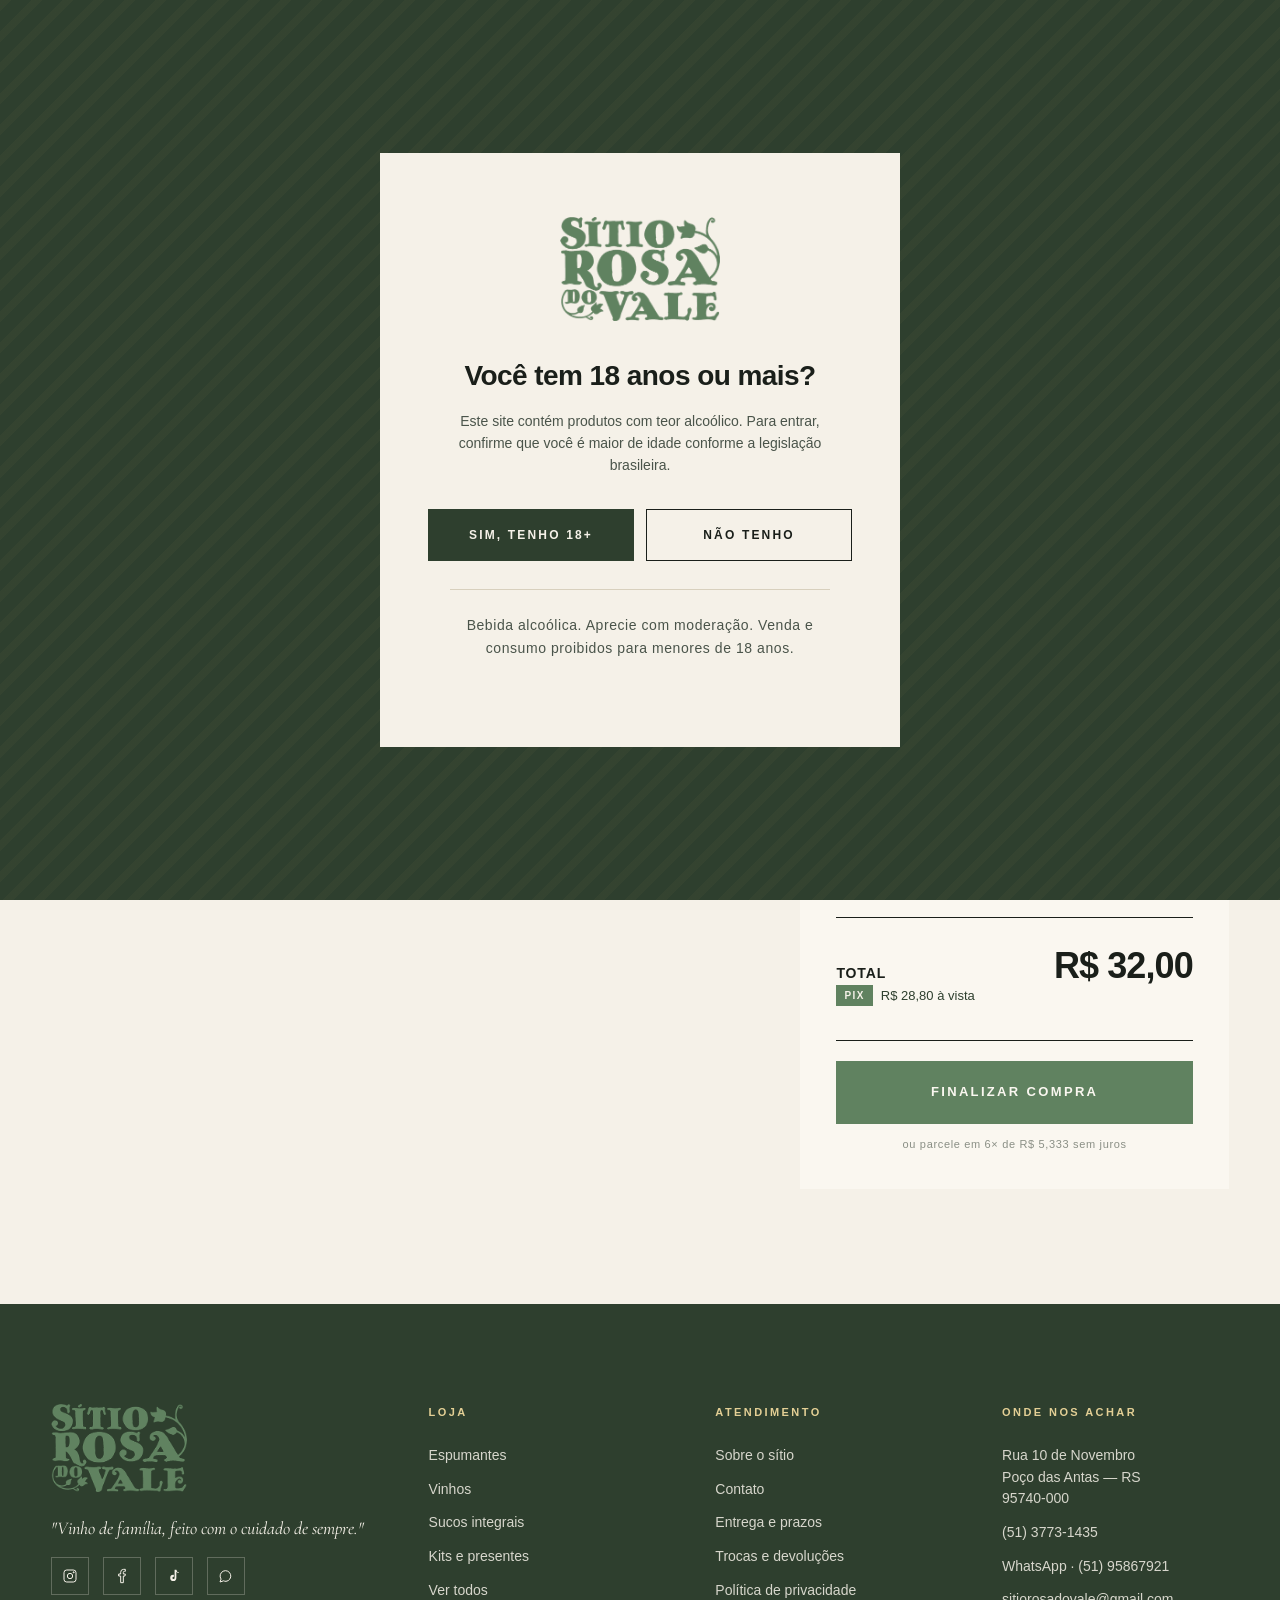
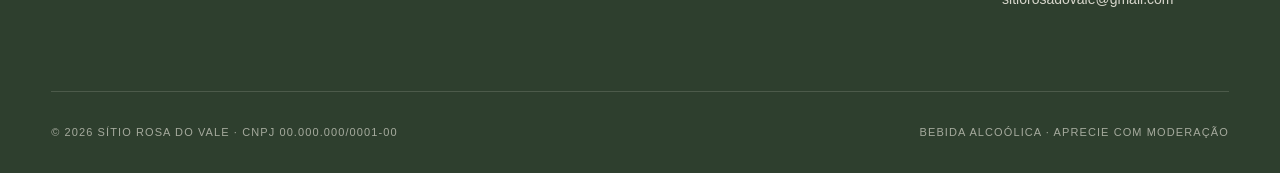
<file: carrinho.html>
﻿<!DOCTYPE html>
<html lang="pt-BR">
<head>
<meta charset="UTF-8">
<link rel="icon" type="image/png" href="Imagens/logo.png">
<meta name="viewport" content="width=device-width, initial-scale=1.0">
<title>Carrinho — Sítio Rosa do Vale</title>
<link rel="preconnect" href="https://fonts.googleapis.com">
<link rel="preconnect" href="https://fonts.gstatic.com" crossorigin>
<link href="https://fonts.googleapis.com/css2?family=Cormorant+Garamond:ital,wght@0,400;0,500;1,400;1,500&family=JetBrains+Mono:wght@400;500&display=swap" rel="stylesheet">
<link rel="stylesheet" href="styles.css">
<style>
  .cart-page { padding: clamp(40px, 6vw, 80px) 0 clamp(60px, 9vw, 120px); }
  .cart-page__head { display: flex; justify-content: space-between; align-items: end; padding-bottom: 24px; border-bottom: 1px solid var(--line); margin-bottom: 56px; }
  .cart-page__head h1 { font-size: clamp(40px, 6vw, 80px); font-weight: 700; line-height: 0.95; letter-spacing: -0.025em; text-transform: uppercase; }
  .cart-page__head h1 em { font-family: var(--serif); font-style: italic; font-weight: 400; color: var(--green); text-transform: none; letter-spacing: 0; }

  /* steps indicator */
  .steps { display: flex; gap: 24px; padding-bottom: 24px; border-bottom: 1px solid var(--line); margin-bottom: 24px; }
  .step { display: flex; align-items: center; gap: 10px; font-size: 11px; letter-spacing: 0.18em; text-transform: uppercase; font-weight: 700; color: var(--ink-muted); }
  .step__num { width: 24px; height: 24px; border-radius: 50%; border: 1px solid var(--ink-muted); display: flex; align-items: center; justify-content: center; font-size: 11px; }
  .step.active { color: var(--green-deep); }
  .step.active .step__num { background: var(--green-deep); color: var(--cream); border-color: var(--green-deep); }
  .step__sep { flex: 0 0 40px; height: 1px; background: var(--line); }

  .cart-page__grid { display: grid; grid-template-columns: 1.6fr 1fr; gap: 64px; align-items: start; }
  @media (max-width: 900px) { .cart-page__grid { grid-template-columns: 1fr; gap: 32px; } }

  /* line item */
  .cart-list { display: flex; flex-direction: column; }
  .line {
    display: grid;
    grid-template-columns: 120px 1fr auto;
    gap: 24px;
    padding: 28px 0;
    border-bottom: 1px solid var(--line);
    align-items: center;
  }
  .line:first-child { border-top: 1px solid var(--line); }
  .line__media { aspect-ratio: 1; background: var(--cream-soft); display: flex; align-items: center; justify-content: center; }
  .line__media svg { height: 90%; }
  .line__body { display: flex; flex-direction: column; gap: 4px; }
  .line__cat { font-size: 10px; letter-spacing: 0.18em; text-transform: uppercase; color: var(--ink-muted); font-weight: 600; }
  .line__name { font-size: 18px; font-weight: 500; letter-spacing: -0.005em; }
  .line__meta { font-family: var(--serif); font-style: italic; font-size: 14px; color: var(--ink-soft); }
  .line__price { font-size: 11px; color: var(--ink-soft); margin-top: 6px; }
  .line__price strong { color: var(--ink); font-weight: 700; }
  .line__actions { display: flex; gap: 16px; margin-top: 12px; font-size: 11px; letter-spacing: 0.14em; text-transform: uppercase; font-weight: 600; }
  .line__actions button { color: var(--ink-muted); border-bottom: 1px solid var(--line); padding-bottom: 2px; }
  .line__actions button:hover { color: var(--wine); border-color: var(--wine); }
  .line__right { display: flex; flex-direction: column; gap: 16px; align-items: flex-end; }
  .line__total { font-size: 20px; font-weight: 700; letter-spacing: -0.01em; }
  @media (max-width: 700px) { .line { grid-template-columns: 80px 1fr; } .line__right { grid-column: 1 / -1; flex-direction: row; justify-content: space-between; align-items: center; } }

  /* qty small */
  .qty-sm { display: flex; align-items: center; border: 1px solid var(--ink); height: 40px; background: var(--paper); }
  .qty-sm button { width: 36px; height: 100%; font-size: 15px; }
  .qty-sm button:hover { background: var(--cream-soft); }
  .qty-sm input { width: 40px; text-align: center; border: none; background: transparent; font: inherit; font-size: 14px; font-weight: 700; }

  /* summary */
  .summary {
    background: var(--cream-light);
    padding: 36px;
    position: sticky;
    top: 110px;
  }
  .summary h3 { font-size: 11px; letter-spacing: 0.22em; text-transform: uppercase; font-weight: 700; margin-bottom: 24px; padding-bottom: 12px; border-bottom: 1px solid var(--ink); }
  .summary__row { display: flex; justify-content: space-between; padding: 10px 0; font-size: 14px; color: var(--ink-soft); }
  .summary__row strong { color: var(--ink); font-weight: 700; }
  .summary__free { background: var(--green-soft); color: var(--green-deep); padding: 12px 14px; margin: 12px 0; font-size: 12px; line-height: 1.5; }
  .summary__free strong { display: block; font-size: 12px; letter-spacing: 0.14em; text-transform: uppercase; margin-bottom: 2px; }
  .summary__shipping { display: flex; gap: 8px; margin: 18px 0; }
  .summary__shipping input { flex: 1; padding: 12px 14px; border: 1px solid var(--line); background: var(--paper); font: inherit; font-size: 13px; }
  .summary__shipping button { background: var(--ink); color: var(--cream); padding: 0 18px; font-size: 11px; letter-spacing: 0.14em; text-transform: uppercase; font-weight: 700; }
  .summary__total { display: flex; justify-content: space-between; align-items: baseline; padding: 20px 0; border-top: 1px solid var(--ink); border-bottom: 1px solid var(--ink); margin: 20px 0; }
  .summary__total-label { font-size: 14px; font-weight: 600; letter-spacing: 0.06em; text-transform: uppercase; }
  .summary__total-value { font-size: 36px; font-weight: 700; letter-spacing: -0.025em; }
  .summary__pix-line { display:flex; gap:8px; align-items:center; font-size: 13px; color: var(--green-deep); margin-bottom: 14px; }
  .pix-tag { background: var(--green); color: var(--cream); padding: 3px 8px; font-size: 10px; letter-spacing: 0.14em; text-transform: uppercase; font-weight: 700; }

  /* coupon */
  .coupon { padding: 16px 0; border-top: 1px dashed var(--line); display: flex; justify-content: space-between; align-items: center; font-size: 13px; cursor: pointer; }
  .coupon::after { content: "+"; font-size: 20px; color: var(--ink-muted); }

  /* trust strip */
  .trust { padding: 28px 0; border-top: 1px solid var(--line); margin-top: 56px; display: grid; grid-template-columns: repeat(4, 1fr); gap: 20px; }
  @media (max-width: 800px) { .trust { grid-template-columns: 1fr 1fr; } }
  .trust__item { display: flex; gap: 12px; align-items: flex-start; font-size: 12px; color: var(--ink-soft); }
  .trust__item svg { width: 20px; height: 20px; color: var(--green); flex-shrink: 0; margin-top: 2px; }
  .trust__item strong { color: var(--ink); display: block; font-size: 12px; letter-spacing: 0.04em; }
</style>
</head>
<body>

<!-- AGE MODAL -->
<div class="age-modal" data-age-modal hidden>
  <div class="age-card">
    <div class="age-card__mark brand-mark"><img src="Imagens/logo.png" alt="Sítio Rosa do Vale" class="brand-mark__logo"></div>
    <h2>Você tem 18 anos ou mais?</h2>
    <p>Este site contém produtos com teor alcoólico. Para entrar, confirme que você é maior de idade conforme a legislação brasileira.</p>
    <div class="age-card__actions"><button class="btn btn-primary" data-age-yes>Sim, tenho 18+</button><button class="btn btn-outline" data-age-no>Não tenho</button></div>
    <p class="age-card__legal">Bebida alcoólica. Aprecie com moderação. Venda e consumo proibidos para menores de 18 anos.</p>
  </div>
</div>

<!-- BOTTLE SYMBOL -->
<svg style="position:absolute;width:0;height:0;overflow:hidden" aria-hidden="true">
  <symbol id="bottle" viewBox="0 0 120 360">
    <path d="M48 4 L72 4 L72 70 Q72 84 86 100 Q100 116 100 140 L100 340 Q100 356 84 356 L36 356 Q20 356 20 340 L20 140 Q20 116 34 100 Q48 84 48 70 Z" fill="var(--bottle-glass, #2e3f2e)"/>
    <path d="M72 70 Q72 84 86 100 Q100 116 100 140 L100 340 Q100 356 84 356 L74 356 L74 100 Z" fill="var(--bottle-glass-2, #1a1f1a)" opacity="0.45"/>
    <path d="M28 130 Q26 200 28 320 L34 320 L36 130 Z" fill="rgba(255,255,255,0.14)"/>
    <rect x="44" y="0" width="32" height="58" fill="var(--bottle-cap, #1a1f1a)"/>
    <rect x="44" y="52" width="32" height="6" fill="rgba(0,0,0,0.3)"/>
    <rect x="22" y="180" width="76" height="130" fill="var(--bottle-label, #faf7f0)"/>
    <text x="60" y="206" text-anchor="middle" font-family="Helvetica" font-size="8" font-weight="700" letter-spacing="2" fill="#1a1f1a">ROSA DO VALE</text>
    <line x1="36" y1="216" x2="84" y2="216" stroke="#608260" stroke-width="0.8"/>
    <text x="60" y="245" text-anchor="middle" font-family="Georgia" font-size="20" font-style="italic" fill="#1a1f1a">2024</text>
    <line x1="36" y1="258" x2="84" y2="258" stroke="#608260" stroke-width="0.8"/>
    <text x="60" y="278" text-anchor="middle" font-family="Helvetica" font-size="7" letter-spacing="1.5" fill="#608260">RESERVA</text>
    <text x="60" y="294" text-anchor="middle" font-family="Helvetica" font-size="6" letter-spacing="1" fill="#8a8f85">POÇO DAS ANTAS · RS</text>
  </symbol>
</svg>

<div class="promo-bar"><span>Frete grátis Sul e Sudeste acima de R$ 400</span><span>Centro-Oeste, Norte e Nordeste acima de R$ 500</span></div>

<header class="site-header">
  <div class="container site-header__inner">
    <nav class="site-nav">
      <a href="index.html">Início</a>
      <a href="sobre.html">Sobre o sítio</a>
      <a href="loja.html">Loja</a>
      <a href="samba-da-uva.html">Samba da Uva</a>
      <a href="contato.html">Contato</a>
    </nav>
    <a href="index.html" class="brand-mark"><img src="Imagens/logo.png" alt="S�tio Rosa do Vale" class="brand-mark__logo"></a>
    <div class="site-tools">
      <button class="tool-btn"><svg viewBox="0 0 24 24" fill="none" stroke="currentColor" stroke-width="1.6"><circle cx="11" cy="11" r="7"/><path d="M21 21l-4.3-4.3"/></svg></button>
      <a href="conta.html" class="tool-link">Entrar</a>
      <span class="tool-divider"></span>
      <a href="carrinho.html" class="tool-btn"><svg viewBox="0 0 24 24" fill="none" stroke="currentColor" stroke-width="1.6"><path d="M3 5h2l3 12h11l3-8H7"/><circle cx="9" cy="21" r="1.4"/><circle cx="18" cy="21" r="1.4"/></svg><span class="badge">3</span></a>
    </div>
  </div>
</header>

<section class="cart-page">
  <div class="container">
    <div class="cart-page__head">
      <div>
        <span class="eyebrow">Etapa 01 · seu carrinho</span>
        <h1 id="cart-heading" style="margin-top:14px;">No carrinho · <em>0 garrafas</em></h1>
      </div>
      <a href="loja.html" class="btn btn-ghost">← Continuar comprando</a>
      <button id="clear-cart-btn" class="btn btn-ghost" style="display:none; color:var(--wine); border-color:var(--wine);">Limpar carrinho</button>
    </div>

    <div class="steps">
      <span class="step active"><span class="step__num">1</span> Carrinho</span>
      <span class="step__sep"></span>
      <span class="step"><span class="step__num">2</span> Entrega &amp; pagamento</span>
      <span class="step__sep"></span>
      <span class="step"><span class="step__num">3</span> Confirmação</span>
    </div>

    <div class="cart-page__grid">
      <!-- LIST -->
      <div>
        <div class="cart-list" id="cart-items">
          <!-- renderizado por JS -->
        </div>

        <!-- TRUST -->
        <div class="trust">
          <div class="trust__item">
            <svg viewBox="0 0 24 24" fill="none" stroke="currentColor" stroke-width="1.6"><rect x="3" y="11" width="18" height="11" rx="2"/><path d="M7 11V7a5 5 0 0110 0v4"/></svg>
            <div><strong>Pagamento seguro</strong>Criptografia SSL · PIX, cartão e boleto</div>
          </div>
          <div class="trust__item">
            <svg viewBox="0 0 24 24" fill="none" stroke="currentColor" stroke-width="1.6"><path d="M3 8h14l4 4v5h-3"/><circle cx="6" cy="17" r="2"/><circle cx="17" cy="17" r="2"/></svg>
            <div><strong>Envio direto da cantina</strong>Em até 2 dias úteis após confirmação</div>
          </div>
          <div class="trust__item">
            <svg viewBox="0 0 24 24" fill="none" stroke="currentColor" stroke-width="1.6"><path d="M12 2L4 6v6c0 5 3.5 8.5 8 10 4.5-1.5 8-5 8-10V6l-8-4z"/></svg>
            <div><strong>Garrafa quebrou?</strong>Reenviamos sem custo</div>
          </div>
          <div class="trust__item">
            <svg viewBox="0 0 24 24" fill="none" stroke="currentColor" stroke-width="1.6"><path d="M4 4h16v6H4zM4 14h16v6H4z"/></svg>
            <div><strong>7 dias para trocar</strong>Conforme Código de Defesa do Consumidor</div>
          </div>
        </div>
      </div>

      <!-- SUMMARY -->
      <aside class="summary">
        <h3>Resumo do pedido</h3>

        <div class="summary__row"><span id="summary-count">Subtotal</span><strong id="summary-subtotal">R$ 0,00</strong></div>
        <div class="summary__row"><span>Frete (Sul/Sudeste)</span><strong id="summary-frete">R$ 32,00</strong></div>
        <div class="summary__row"><span>Cupom</span><strong style="color:var(--green);">— R$ 0,00</strong></div>

        <div class="summary__free">
          <strong id="free-shipping-label">Faltam R$ 400,00 para frete grátis</strong>
          <div style="height:6px; background:var(--paper); margin-top:8px; position:relative;">
            <div id="free-shipping-bar" style="position:absolute; inset:0; width:0%; background:var(--green); transition:width 0.3s;"></div>
          </div>
        </div>

        <div class="summary__shipping">
          <input type="text" placeholder="00000-000 — calcular frete">
          <button>Calcular</button>
        </div>

        <div class="coupon">
          <span style="font-weight:600;">Adicionar cupom de desconto</span>
        </div>

        <div class="summary__total">
          <div>
            <div class="summary__total-label">Total</div>
            <div class="summary__pix-line"><span class="pix-tag">PIX</span> <span id="summary-pix">R$ 0,00 à vista</span></div>
          </div>
          <div class="summary__total-value" id="summary-total">R$ 0,00</div>
        </div>

        <a href="checkout.html" class="btn btn-green btn-block btn-lg">Finalizar compra</a>
        <p id="summary-installments" style="font-size:11px; letter-spacing:0.06em; color:var(--ink-muted); margin-top:12px; text-align:center;">ou parcele em 6× sem juros</p>
      </aside>
    </div>
  </div>
</section>

<!-- FOOTER -->
<footer class="site-footer">
  <div class="container">
    <div class="footer-grid">
      <div class="footer-brand">
        <div class="brand-mark"><img src="Imagens/logo.png" alt="Sítio Rosa do Vale" class="brand-mark__logo"></div>
        <p class="footer-tag">"Vinho de família, feito com o cuidado de sempre."</p>
        <div class="socials">
          <a href="https://www.instagram.com/sitiorosadovale"><svg viewBox="0 0 24 24" fill="none" stroke="currentColor" stroke-width="1.5"><rect x="3" y="3" width="18" height="18" rx="4"/><circle cx="12" cy="12" r="4"/><circle cx="17.5" cy="6.5" r="0.8" fill="currentColor"/></svg></a>
          <a href="https://www.facebook.com/sitiorosadovale"><svg viewBox="0 0 24 24" fill="none" stroke="currentColor" stroke-width="1.5"><path d="M14 9V6.5a1.5 1.5 0 011.5-1.5H17V2h-2.5A4.5 4.5 0 0010 6.5V9H7v3h3v10h4V12h2.5l.5-3H14z"/></svg></a>
          <a href="https://www.tiktok.com/@sitio.rosa.do.val"><svg viewBox="0 0 24 24" fill="currentColor"><path d="M19.5 7.5a5 5 0 01-4-2v9.4a4.6 4.6 0 11-4.6-4.6c.3 0 .6 0 .9.1v3a1.6 1.6 0 101.1 1.5V2.5h2.7a5 5 0 003.9 4.4v.6z"/></svg></a>
          <a href="https://api.whatsapp.com/message/KKW2J4B2ZCNXG1"><svg viewBox="0 0 24 24" fill="none" stroke="currentColor" stroke-width="1.5"><path d="M3 21l1.6-4.4A8 8 0 1112 20a8 8 0 01-3.6-.8L3 21z"/></svg></a>
        </div>
      </div>
      <div class="footer-col"><h4>Loja</h4><ul><li><a href="loja.html?cat=espumantes">Espumantes</a></li><li><a href="loja.html?cat=vinhos">Vinhos</a></li><li><a href="loja.html?cat=sucos">Sucos integrais</a></li><li><a href="loja.html?cat=kits">Kits e presentes</a></li><li><a href="loja.html">Ver todos</a></li></ul></div>
      <div class="footer-col"><h4>Atendimento</h4><ul><li><a href="sobre.html">Sobre o sítio</a></li><li><a href="contato.html">Contato</a></li><li><a href="politicas.html">Entrega e prazos</a></li><li><a href="politicas.html#troca">Trocas e devoluções</a></li><li><a href="politicas.html#privacidade">Política de privacidade</a></li></ul></div>
      <div class="footer-col"><h4>Onde nos achar</h4><ul><li>Rua 10 de Novembro<br>Poço das Antas — RS<br>95740-000</li><li><a href="tel:5137731435">(51) 3773-1435</a></li><li><a href="https://wa.me/555195867921">WhatsApp · (51) 95867921</a></li><li><a href="mailto:sitiorosadovale@gmail.com">sitiorosadovale@gmail.com</a></li></ul></div>
    </div>
    <div class="footer-bottom">
      <span>© <span data-year>2026</span> Sítio Rosa do Vale · CNPJ 00.000.000/0001-00</span>
      <span>Bebida alcoólica · Aprecie com moderação</span>
    </div>
  </div>
</footer>

<script src="produtos.js"></script>
<script src="cart.js"></script>
<script>
(function(){
  function fmt(n){return n.toLocaleString('pt-BR',{minimumFractionDigits:2});}
  function renderCart(){
    var s=Cart.summary(), items=s.items, count=s.count, subtotal=s.subtotal;
    var heading=document.getElementById('cart-heading');
    if(heading) heading.innerHTML='No carrinho &middot; <em>'+count+' garrafa'+(count!==1?'s':'')+'</em>';
    var listEl=document.getElementById('cart-items');
    if(listEl){
      if(items.length===0){
        listEl.innerHTML='<div style="padding:80px 0;text-align:center;"><p style="font-size:18px;color:var(--ink-soft);margin-bottom:24px;">Seu carrinho está vazio.</p><a href="loja.html" class="btn btn-green">Ir para a loja →</a></div>';
      } else {
        listEl.innerHTML=items.map(function(item){
          return '<div class="line">'+'<div class="line__media"><svg class="bottle-svg '+item.bottleClass+'" viewBox="0 0 120 360"><use href="#bottle"/></svg></div>'+'<div class="line__body">'+'<span class="line__cat">'+item.subcategory+'</span>'+'<h3 class="line__name">'+item.name+'</h3>'+'<span class="line__meta">'+item.uvas+' · '+item.volume+'</span>'+'<span class="line__price">Unidade <strong>R$ '+fmt(item.price)+'</strong></span>'+'<div class="line__actions"><button class="remove-btn" data-id="'+item.id+'">Remover</button></div>'+'</div>'+'<div class="line__right">'+'<div class="qty-sm"><button class="qty-dn" data-id="'+item.id+'">−</button><input class="qty-val" type="text" value="'+item.qty+'" data-id="'+item.id+'"><button class="qty-up" data-id="'+item.id+'">+</button></div>'+'<div class="line__total">R$ '+fmt(item.price*item.qty)+'</div>'+'</div></div>';
        }).join('');
        listEl.querySelectorAll('.remove-btn').forEach(function(btn){btn.addEventListener('click',function(){Cart.remove(btn.dataset.id);});});
        listEl.querySelectorAll('.qty-dn').forEach(function(btn){btn.addEventListener('click',function(){var i=listEl.querySelector('.qty-val[data-id="'+btn.dataset.id+'"]');Cart.updateQty(btn.dataset.id,Math.max(1,parseInt(i.value,10)-1));});});
        listEl.querySelectorAll('.qty-up').forEach(function(btn){btn.addEventListener('click',function(){var i=listEl.querySelector('.qty-val[data-id="'+btn.dataset.id+'"]');Cart.updateQty(btn.dataset.id,parseInt(i.value,10)+1);});});
        listEl.querySelectorAll('.qty-val').forEach(function(input){input.addEventListener('change',function(){Cart.updateQty(input.dataset.id,parseInt(input.value,10)||1);});});
      }
    }
    var frete=subtotal>=400?0:32; var total=subtotal+frete;
    var el=function(id){return document.getElementById(id);};
    if(el('summary-count')) el('summary-count').textContent='Subtotal · '+count+' item'+(count!==1?'ns':'');
    if(el('summary-subtotal')) el('summary-subtotal').textContent='R$ '+fmt(subtotal);
    if(el('summary-frete')) el('summary-frete').textContent=frete===0?'Grátis':'R$ '+fmt(frete);
    if(el('summary-total')) el('summary-total').textContent='R$ '+fmt(total);
    if(el('summary-pix')) el('summary-pix').textContent='R$ '+fmt(total*0.9)+' à vista';
    if(el('summary-installments')) el('summary-installments').textContent='ou parcele em 6× de R$ '+fmt(total/6)+' sem juros';
    var faltam=Math.max(0,400-subtotal);
    if(el('free-shipping-label')) el('free-shipping-label').textContent=faltam>0?'Faltam R$ '+fmt(faltam)+' para frete grátis':'Você ganhou frete grátis!';
    if(el('free-shipping-bar')) el('free-shipping-bar').style.width=Math.min(100,(subtotal/400)*100)+'%';
    var clearBtn=document.getElementById('clear-cart-btn');
    if(clearBtn){
      clearBtn.style.display=count>0?'':'none';
      clearBtn.onclick=function(){
        if(window.confirm('Limpar todo o carrinho?')) Cart.clear();
      };
    }
  }
  document.addEventListener('DOMContentLoaded',renderCart);
  document.addEventListener('cart:updated',renderCart);
})();
</script>
<script src="site.js" defer></script>
</body>
</html>
</file>
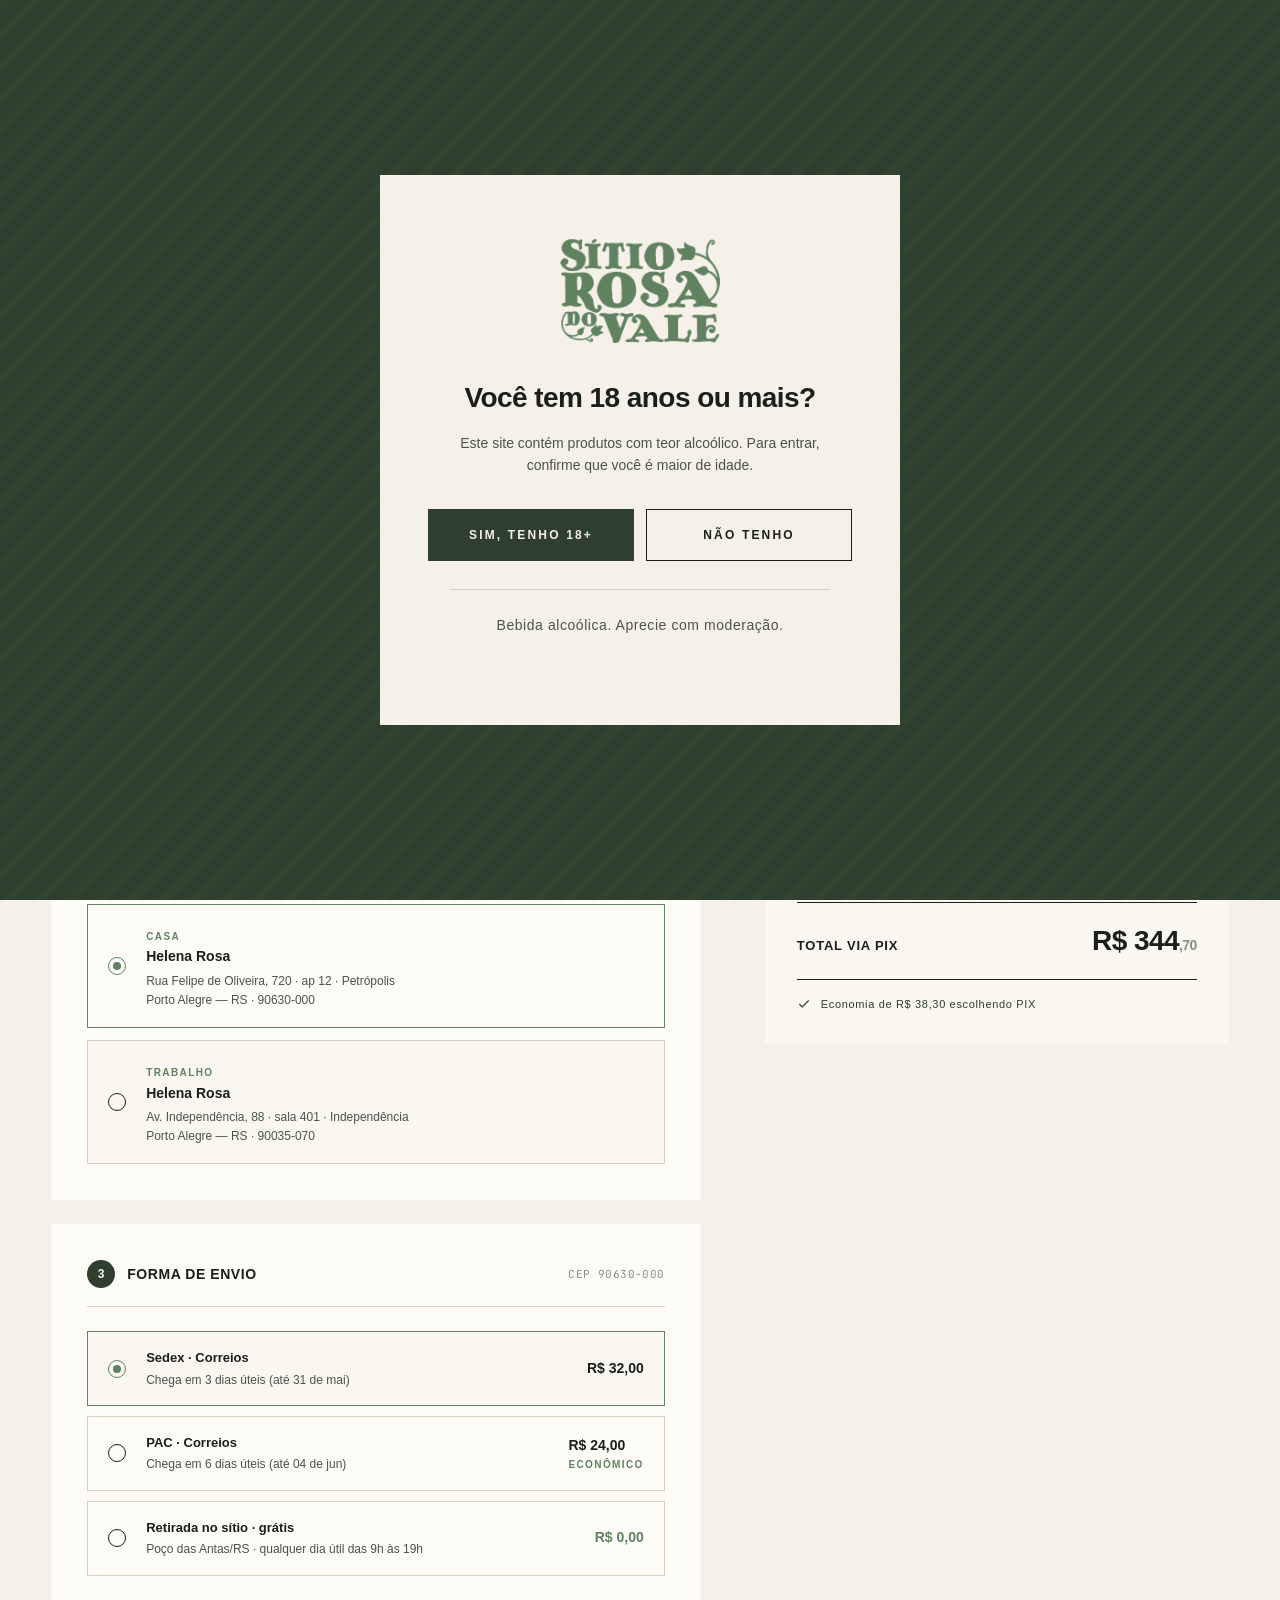
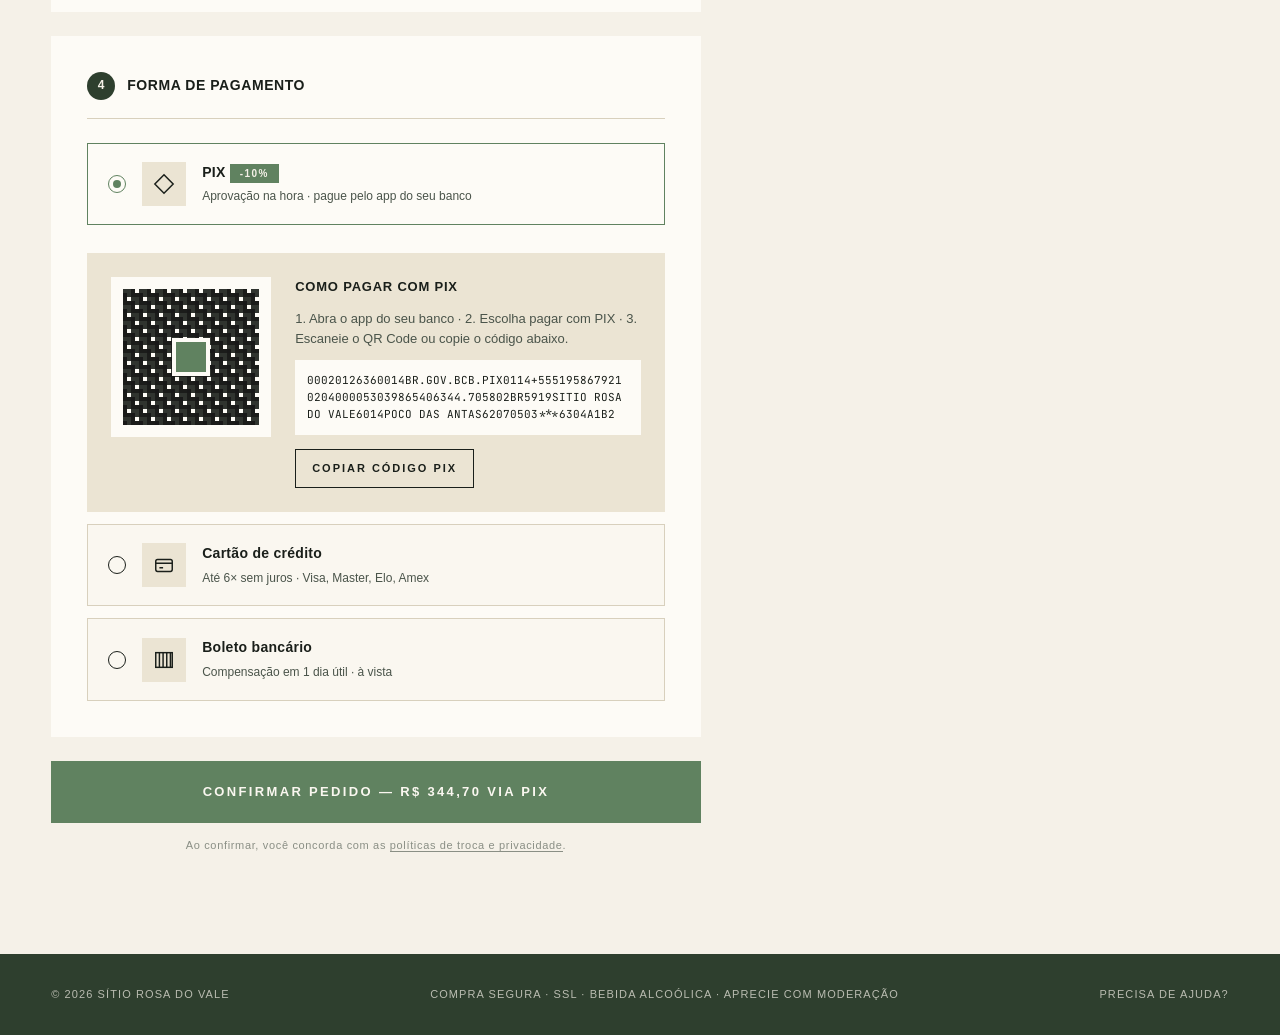
<file: checkout.html>
﻿<!DOCTYPE html>
<html lang="pt-BR">
<head>
<meta charset="UTF-8">
<link rel="icon" type="image/png" href="Imagens/logo.png">
<meta name="viewport" content="width=device-width, initial-scale=1.0">
<title>Finalizar compra — Sítio Rosa do Vale</title>
<link rel="preconnect" href="https://fonts.googleapis.com">
<link rel="preconnect" href="https://fonts.gstatic.com" crossorigin>
<link href="https://fonts.googleapis.com/css2?family=Cormorant+Garamond:ital,wght@0,400;0,500;1,400;1,500&family=JetBrains+Mono:wght@400;500&display=swap" rel="stylesheet">
<link rel="stylesheet" href="styles.css">
<style>
  body { background: var(--cream); }

  /* Slim header for checkout */
  .checkout-header { background: var(--cream); border-bottom: 1px solid var(--line); }
  .checkout-header__inner { display: flex; justify-content: space-between; align-items: center; height: 80px; }
  .secure { display: inline-flex; align-items: center; gap: 8px; font-size: 11px; letter-spacing: 0.14em; text-transform: uppercase; color: var(--green-deep); font-weight: 700; }
  .secure svg { width: 16px; height: 16px; color: var(--green); }

  .checkout { padding: clamp(40px, 6vw, 80px) 0 clamp(60px, 9vw, 100px); }
  .checkout__steps { display: flex; gap: 24px; padding-bottom: 32px; margin-bottom: 56px; border-bottom: 1px solid var(--line); }
  .step { display: flex; align-items: center; gap: 10px; font-size: 11px; letter-spacing: 0.18em; text-transform: uppercase; font-weight: 700; color: var(--ink-muted); }
  .step__num { width: 24px; height: 24px; border-radius: 50%; border: 1px solid var(--ink-muted); display: flex; align-items: center; justify-content: center; font-size: 11px; }
  .step.done { color: var(--green-deep); }
  .step.done .step__num { background: var(--green-soft); color: var(--green-deep); border-color: var(--green); }
  .step.active { color: var(--ink); }
  .step.active .step__num { background: var(--green-deep); color: var(--cream); border-color: var(--green-deep); }
  .step__sep { flex: 0 0 40px; height: 1px; background: var(--line); }

  .checkout__grid { display: grid; grid-template-columns: 1.4fr 1fr; gap: 64px; align-items: start; }
  @media (max-width: 900px) { .checkout__grid { grid-template-columns: 1fr; gap: 40px; } }

  .ck-block { padding: 36px; background: var(--paper); margin-bottom: 24px; }
  .ck-block__head { display: flex; justify-content: space-between; align-items: baseline; padding-bottom: 18px; border-bottom: 1px solid var(--line); margin-bottom: 24px; }
  .ck-block__head h3 { font-size: 14px; font-weight: 700; letter-spacing: 0.04em; text-transform: uppercase; display: flex; align-items: center; gap: 12px; }
  .ck-block__head h3 .num {
    width: 28px; height: 28px; border-radius: 50%; background: var(--green-deep); color: var(--cream);
    display: inline-flex; align-items: center; justify-content: center; font-size: 12px; letter-spacing: 0;
  }
  .ck-block__edit { font-size: 11px; letter-spacing: 0.16em; text-transform: uppercase; font-weight: 700; color: var(--green); border-bottom: 1px solid var(--green); padding-bottom: 2px; }

  /* Payment options */
  .pay-method { display: flex; flex-direction: column; gap: 12px; }
  .pay-option {
    display: flex; align-items: center; gap: 16px;
    padding: 18px 20px;
    border: 1px solid var(--line); background: var(--cream-light);
    cursor: pointer;
    transition: border 0.2s, background 0.2s;
  }
  .pay-option.active { border-color: var(--green); background: var(--paper); }
  .pay-option input { appearance: none; width: 18px; height: 18px; border-radius: 50%; border: 1px solid var(--ink); margin: 0; cursor: pointer; position: relative; }
  .pay-option input:checked { border-color: var(--green); }
  .pay-option input:checked::after { content: ""; position: absolute; inset: 4px; background: var(--green); border-radius: 50%; }
  .pay-option__icon { width: 44px; height: 44px; background: var(--cream-soft); display: flex; align-items: center; justify-content: center; flex-shrink: 0; }
  .pay-option__icon svg { width: 22px; height: 22px; color: var(--ink); }
  .pay-option__body { flex: 1; }
  .pay-option h4 { font-size: 14px; font-weight: 700; letter-spacing: 0.02em; margin-bottom: 4px; }
  .pay-option p { font-size: 12px; color: var(--ink-soft); }
  .pay-option__discount { background: var(--green); color: var(--cream); padding: 4px 10px; font-size: 10px; letter-spacing: 0.14em; text-transform: uppercase; font-weight: 700; }

  /* Pix preview */
  .pix-preview { padding: 24px; background: var(--cream-soft); margin-top: 16px; display: grid; grid-template-columns: 160px 1fr; gap: 24px; }
  @media (max-width: 600px) { .pix-preview { grid-template-columns: 1fr; } }
  .pix-qr { aspect-ratio: 1; background: var(--paper); display: flex; align-items: center; justify-content: center; position: relative; }
  .pix-qr::before {
    content: ""; position: absolute; inset: 12px;
    background:
      repeating-conic-gradient(var(--ink) 0% 25%, transparent 25% 50%) 50% 50% / 16px 16px,
      repeating-linear-gradient(0deg, var(--ink) 0 4px, transparent 4px 8px),
      repeating-linear-gradient(90deg, var(--ink) 0 4px, transparent 4px 8px);
    background-blend-mode: multiply;
    opacity: 0.9;
  }
  .pix-qr::after {
    content: ""; position: absolute; width: 30px; height: 30px;
    top: 50%; left: 50%; transform: translate(-50%,-50%);
    background: var(--green); border: 4px solid var(--paper);
  }
  .pix-info h4 { font-size: 13px; letter-spacing: 0.06em; text-transform: uppercase; margin-bottom: 12px; }
  .pix-info p { font-size: 13px; color: var(--ink-soft); line-height: 1.5; margin-bottom: 12px; }
  .pix-info code { display: block; padding: 12px; background: var(--paper); font-family: var(--mono); font-size: 11px; letter-spacing: 0; word-break: break-all; color: var(--ink); }

  /* Order review */
  .review { background: var(--cream-light); padding: 32px; position: sticky; top: 110px; }
  .review h3 { font-size: 11px; letter-spacing: 0.22em; text-transform: uppercase; font-weight: 700; margin-bottom: 18px; padding-bottom: 12px; border-bottom: 1px solid var(--ink); }
  .review__line { display: grid; grid-template-columns: 56px 1fr auto; gap: 12px; padding: 14px 0; border-bottom: 1px solid var(--line); align-items: center; }
  .review__media { aspect-ratio: 1; background: var(--cream-soft); display: flex; align-items: center; justify-content: center; }
  .review__media svg { height: 80%; }
  .review__name { font-size: 13px; font-weight: 500; line-height: 1.3; }
  .review__qty { font-size: 11px; color: var(--ink-muted); margin-top: 2px; }
  .review__price { font-size: 13px; font-weight: 700; }
  .review__row { display: flex; justify-content: space-between; padding: 8px 0; font-size: 14px; color: var(--ink-soft); }
  .review__row strong { color: var(--ink); }
  .review__total { display: flex; justify-content: space-between; align-items: baseline; padding: 16px 0; border-top: 1px solid var(--ink); border-bottom: 1px solid var(--ink); margin: 16px 0; }
  .review__total-label { font-size: 13px; letter-spacing: 0.06em; text-transform: uppercase; font-weight: 600; }
  .review__total-value { font-size: 28px; font-weight: 700; letter-spacing: -0.02em; }

  /* Address radio cards */
  .addr-list { display: flex; flex-direction: column; gap: 12px; }
  .addr-card { padding: 18px 20px; border: 1px solid var(--line); background: var(--cream-light); display: grid; grid-template-columns: 24px 1fr auto; gap: 14px; align-items: center; cursor: pointer; }
  .addr-card.active { border-color: var(--green); background: var(--paper); }
  .addr-card input { appearance: none; width: 18px; height: 18px; border-radius: 50%; border: 1px solid var(--ink); margin: 0; position: relative; cursor: pointer; }
  .addr-card input:checked { border-color: var(--green); }
  .addr-card input:checked::after { content: ""; position: absolute; inset: 4px; background: var(--green); border-radius: 50%; }
  .addr-card h4 { font-size: 14px; font-weight: 700; margin-bottom: 4px; }
  .addr-card p { font-size: 12px; color: var(--ink-soft); }
  .addr-card__tag { font-size: 10px; letter-spacing: 0.14em; text-transform: uppercase; color: var(--green); font-weight: 700; }

  /* Shipping options */
  .ship-list { display: flex; flex-direction: column; gap: 10px; }
  .ship-card { padding: 16px 20px; border: 1px solid var(--line); display: grid; grid-template-columns: 24px 1fr auto; gap: 14px; align-items: center; cursor: pointer; }
  .ship-card.active { border-color: var(--green); background: var(--cream-light); }
  .ship-card input { appearance: none; width: 18px; height: 18px; border-radius: 50%; border: 1px solid var(--ink); margin: 0; position: relative; cursor: pointer; }
  .ship-card input:checked { border-color: var(--green); }
  .ship-card input:checked::after { content: ""; position: absolute; inset: 4px; background: var(--green); border-radius: 50%; }
  .ship-card h4 { font-size: 13px; font-weight: 700; }
  .ship-card p { font-size: 12px; color: var(--ink-soft); margin-top: 2px; }
  .ship-card__price { font-size: 14px; font-weight: 700; }
  .ship-card__price small { color: var(--green); font-weight: 600; font-size: 10px; letter-spacing: 0.14em; text-transform: uppercase; }
</style>
</head>
<body>

<!-- AGE MODAL -->
<div class="age-modal" data-age-modal hidden>
  <div class="age-card">
    <div class="age-card__mark brand-mark"><img src="Imagens/logo.png" alt="Sítio Rosa do Vale" class="brand-mark__logo"></div>
    <h2>Você tem 18 anos ou mais?</h2>
    <p>Este site contém produtos com teor alcoólico. Para entrar, confirme que você é maior de idade.</p>
    <div class="age-card__actions"><button class="btn btn-primary" data-age-yes>Sim, tenho 18+</button><button class="btn btn-outline" data-age-no>Não tenho</button></div>
    <p class="age-card__legal">Bebida alcoólica. Aprecie com moderação.</p>
  </div>
</div>

<!-- BOTTLE SYMBOL -->
<svg style="position:absolute;width:0;height:0;overflow:hidden" aria-hidden="true">
  <symbol id="bottle" viewBox="0 0 120 360">
    <path d="M48 4 L72 4 L72 70 Q72 84 86 100 Q100 116 100 140 L100 340 Q100 356 84 356 L36 356 Q20 356 20 340 L20 140 Q20 116 34 100 Q48 84 48 70 Z" fill="var(--bottle-glass, #2e3f2e)"/>
    <path d="M72 70 Q72 84 86 100 Q100 116 100 140 L100 340 Q100 356 84 356 L74 356 L74 100 Z" fill="var(--bottle-glass-2, #1a1f1a)" opacity="0.45"/>
    <rect x="44" y="0" width="32" height="58" fill="var(--bottle-cap, #1a1f1a)"/>
    <rect x="22" y="180" width="76" height="130" fill="var(--bottle-label, #faf7f0)"/>
    <text x="60" y="206" text-anchor="middle" font-family="Helvetica" font-size="8" font-weight="700" letter-spacing="2" fill="#1a1f1a">ROSA DO VALE</text>
    <text x="60" y="245" text-anchor="middle" font-family="Georgia" font-size="20" font-style="italic" fill="#1a1f1a">2024</text>
  </symbol>
</svg>

<!-- SLIM HEADER -->
<header class="checkout-header">
  <div class="container checkout-header__inner">
    <a href="index.html" class="brand-mark" style="align-items:flex-start;">
      <img src="Imagens/logo.png" alt="Sítio Rosa do Vale" class="brand-mark__logo">
    </a>
    <span class="secure">
      <svg viewBox="0 0 24 24" fill="none" stroke="currentColor" stroke-width="1.6"><rect x="3" y="11" width="18" height="11" rx="2"/><path d="M7 11V7a5 5 0 0110 0v4"/></svg>
      Conexão segura · SSL
    </span>
  </div>
</header>

<section class="checkout">
  <div class="container">

    <div style="display:flex; justify-content:space-between; align-items:end; padding-bottom:24px; margin-bottom: 32px; border-bottom:1px solid var(--line);">
      <div>
        <span class="eyebrow">Etapa 02 · entrega &amp; pagamento</span>
        <h1 style="font-size:clamp(36px, 5vw, 56px); font-weight:700; line-height:1; letter-spacing:-0.02em; text-transform:uppercase; margin-top:12px;">Finalizar <em class="serif" style="color:var(--green); font-weight:400; text-transform:none; letter-spacing:0;">compra</em></h1>
      </div>
      <a href="carrinho.html" class="btn btn-ghost">← Voltar ao carrinho</a>
    </div>

    <div class="checkout__steps">
      <span class="step done"><span class="step__num">✓</span> Carrinho</span>
      <span class="step__sep"></span>
      <span class="step active"><span class="step__num">2</span> Entrega &amp; pagamento</span>
      <span class="step__sep"></span>
      <span class="step"><span class="step__num">3</span> Confirmação</span>
    </div>

    <div class="checkout__grid">
      <div>
        <!-- BLOCK 1 — IDENTIFICATION -->
        <div class="ck-block">
          <div class="ck-block__head">
            <h3><span class="num">1</span> Identificação</h3>
            <a href="#" class="ck-block__edit">Já tenho conta · entrar</a>
          </div>
          <div class="form-grid">
            <div class="field"><label class="field__label">Nome completo</label><input type="text" class="input" value="Helena Rosa"></div>
            <div class="field"><label class="field__label">E-mail</label><input type="email" class="input" value="helena@email.com"></div>
            <div class="field"><label class="field__label">CPF</label><input type="text" class="input" placeholder="000.000.000-00"></div>
            <div class="field"><label class="field__label">Celular / WhatsApp</label><input type="text" class="input" placeholder="(00) 00000-0000"></div>
            <div class="field field--full">
              <label class="check"><input type="checkbox" checked>Quero receber atualizações sobre safras novas e promoções por e-mail.</label>
            </div>
          </div>
        </div>

        <!-- BLOCK 2 — ADDRESS -->
        <div class="ck-block">
          <div class="ck-block__head">
            <h3><span class="num">2</span> Endereço de entrega</h3>
            <a href="#" class="ck-block__edit">+ Adicionar novo</a>
          </div>

          <div class="addr-list">
            <label class="addr-card active">
              <input type="radio" name="addr" checked>
              <div>
                <span class="addr-card__tag">Casa</span>
                <h4>Helena Rosa</h4>
                <p>Rua Felipe de Oliveira, 720 · ap 12 · Petrópolis<br>Porto Alegre — RS · 90630-000</p>
              </div>
            </label>
            <label class="addr-card">
              <input type="radio" name="addr">
              <div>
                <span class="addr-card__tag">Trabalho</span>
                <h4>Helena Rosa</h4>
                <p>Av. Independência, 88 · sala 401 · Independência<br>Porto Alegre — RS · 90035-070</p>
              </div>
            </label>
          </div>
        </div>

        <!-- BLOCK 3 — SHIPPING -->
        <div class="ck-block">
          <div class="ck-block__head">
            <h3><span class="num">3</span> Forma de envio</h3>
            <span class="mono">CEP 90630-000</span>
          </div>
          <div class="ship-list">
            <label class="ship-card active">
              <input type="radio" name="ship" checked>
              <div>
                <h4>Sedex · Correios</h4>
                <p>Chega em 3 dias úteis (até 31 de mai)</p>
              </div>
              <div class="ship-card__price">R$ 32,00</div>
            </label>
            <label class="ship-card">
              <input type="radio" name="ship">
              <div>
                <h4>PAC · Correios</h4>
                <p>Chega em 6 dias úteis (até 04 de jun)</p>
              </div>
              <div class="ship-card__price">R$ 24,00 <small style="display:block;">Econômico</small></div>
            </label>
            <label class="ship-card">
              <input type="radio" name="ship">
              <div>
                <h4>Retirada no sítio · grátis</h4>
                <p>Poço das Antas/RS · qualquer dia útil das 9h às 19h</p>
              </div>
              <div class="ship-card__price" style="color:var(--green);">R$ 0,00</div>
            </label>
          </div>
        </div>

        <!-- BLOCK 4 — PAYMENT -->
        <div class="ck-block">
          <div class="ck-block__head">
            <h3><span class="num">4</span> Forma de pagamento</h3>
          </div>

          <div class="pay-method">
            <label class="pay-option active">
              <input type="radio" name="pay" checked>
              <div class="pay-option__icon">
                <svg viewBox="0 0 24 24" fill="none" stroke="currentColor" stroke-width="1.6"><path d="M12 2L22 12L12 22L2 12L12 2Z"/></svg>
              </div>
              <div class="pay-option__body">
                <h4>PIX <span class="pay-option__discount">-10%</span></h4>
                <p>Aprovação na hora · pague pelo app do seu banco</p>
              </div>
            </label>

            <div class="pix-preview">
              <div class="pix-qr"></div>
              <div class="pix-info">
                <h4>Como pagar com PIX</h4>
                <p>1. Abra o app do seu banco · 2. Escolha pagar com PIX · 3. Escaneie o QR Code ou copie o código abaixo.</p>
                <code>00020126360014BR.GOV.BCB.PIX0114+5551958679210204000053039865406344.705802BR5919SITIO ROSA DO VALE6014POCO DAS ANTAS62070503***6304A1B2</code>
                <button class="btn btn-outline" style="margin-top:14px; padding:10px 16px; font-size:11px;">Copiar código PIX</button>
              </div>
            </div>

            <label class="pay-option">
              <input type="radio" name="pay">
              <div class="pay-option__icon">
                <svg viewBox="0 0 24 24" fill="none" stroke="currentColor" stroke-width="1.6"><rect x="3" y="6" width="18" height="13" rx="2"/><path d="M3 10h18M7 15h4"/></svg>
              </div>
              <div class="pay-option__body">
                <h4>Cartão de crédito</h4>
                <p>Até 6× sem juros · Visa, Master, Elo, Amex</p>
              </div>
            </label>

            <label class="pay-option">
              <input type="radio" name="pay">
              <div class="pay-option__icon">
                <svg viewBox="0 0 24 24" fill="none" stroke="currentColor" stroke-width="1.6"><rect x="3" y="4" width="18" height="16"/><path d="M7 4v16M11 4v16M15 4v16M19 4v16"/></svg>
              </div>
              <div class="pay-option__body">
                <h4>Boleto bancário</h4>
                <p>Compensação em 1 dia útil · à vista</p>
              </div>
            </label>
          </div>
        </div>

        <button class="btn btn-green btn-block btn-lg">Confirmar pedido — R$ 344,70 via PIX</button>
        <p style="font-size:11px; text-align:center; color:var(--ink-muted); margin-top:14px; letter-spacing:0.06em;">Ao confirmar, você concorda com as <a href="politicas.html" style="border-bottom:1px solid var(--ink-muted);">políticas de troca e privacidade</a>.</p>
      </div>

      <!-- REVIEW -->
      <aside>
        <div class="review">
          <h3>Resumo do pedido · 3 itens</h3>

          <div class="review__line">
            <div class="review__media"><svg class="bottle-svg bottle-rose" viewBox="0 0 120 360"><use href="#bottle"/></svg></div>
            <div>
              <div class="review__name">Espumante Natural Rosé Brut</div>
              <div class="review__qty">Qtd 2 · 750ml</div>
            </div>
            <div class="review__price">R$ 196</div>
          </div>
          <div class="review__line">
            <div class="review__media"><svg class="bottle-svg bottle-tinto" viewBox="0 0 120 360"><use href="#bottle"/></svg></div>
            <div>
              <div class="review__name">Cabernet Sauvignon Seco</div>
              <div class="review__qty">Qtd 1 · 750ml</div>
            </div>
            <div class="review__price">R$ 120</div>
          </div>
          <div class="review__line">
            <div class="review__media"><svg class="bottle-svg bottle-suco" viewBox="0 0 120 360"><use href="#bottle"/></svg></div>
            <div>
              <div class="review__name">Suco de Uva Tinto Integral</div>
              <div class="review__qty">Qtd 1 · 1L</div>
            </div>
            <div class="review__price">R$ 35</div>
          </div>

          <div style="margin-top:18px;">
            <div class="review__row"><span>Subtotal</span><strong>R$ 351,00</strong></div>
            <div class="review__row"><span>Frete · Sedex</span><strong>R$ 32,00</strong></div>
            <div class="review__row"><span>Desconto PIX (10%)</span><strong style="color:var(--green);">— R$ 38,30</strong></div>
          </div>

          <div class="review__total">
            <div class="review__total-label">Total via PIX</div>
            <div class="review__total-value">R$ 344<small style="font-size:14px; color:var(--ink-muted);">,70</small></div>
          </div>

          <div style="display:flex; gap:10px; align-items:center; font-size:11px; color:var(--green-deep); letter-spacing:0.06em;">
            <svg width="14" height="14" viewBox="0 0 24 24" fill="none" stroke="currentColor" stroke-width="2"><path d="M20 6L9 17l-5-5"/></svg>
            Economia de R$ 38,30 escolhendo PIX
          </div>
        </div>
      </aside>
    </div>
  </div>
</section>

<footer style="background:var(--green-deep); color:var(--cream); padding:32px 0; margin-top:0;">
  <div class="container" style="display:flex; justify-content:space-between; align-items:center; flex-wrap:wrap; gap:16px; font-size:11px; letter-spacing:0.1em; text-transform:uppercase; color:rgba(245,241,232,0.7);">
    <span>© <span data-year>2026</span> Sítio Rosa do Vale</span>
    <span>Compra segura · SSL · Bebida alcoólica · Aprecie com moderação</span>
    <span><a href="contato.html">Precisa de ajuda?</a></span>
  </div>
</footer>

<script src="site.js" defer></script>
</body>
</html>
</file>
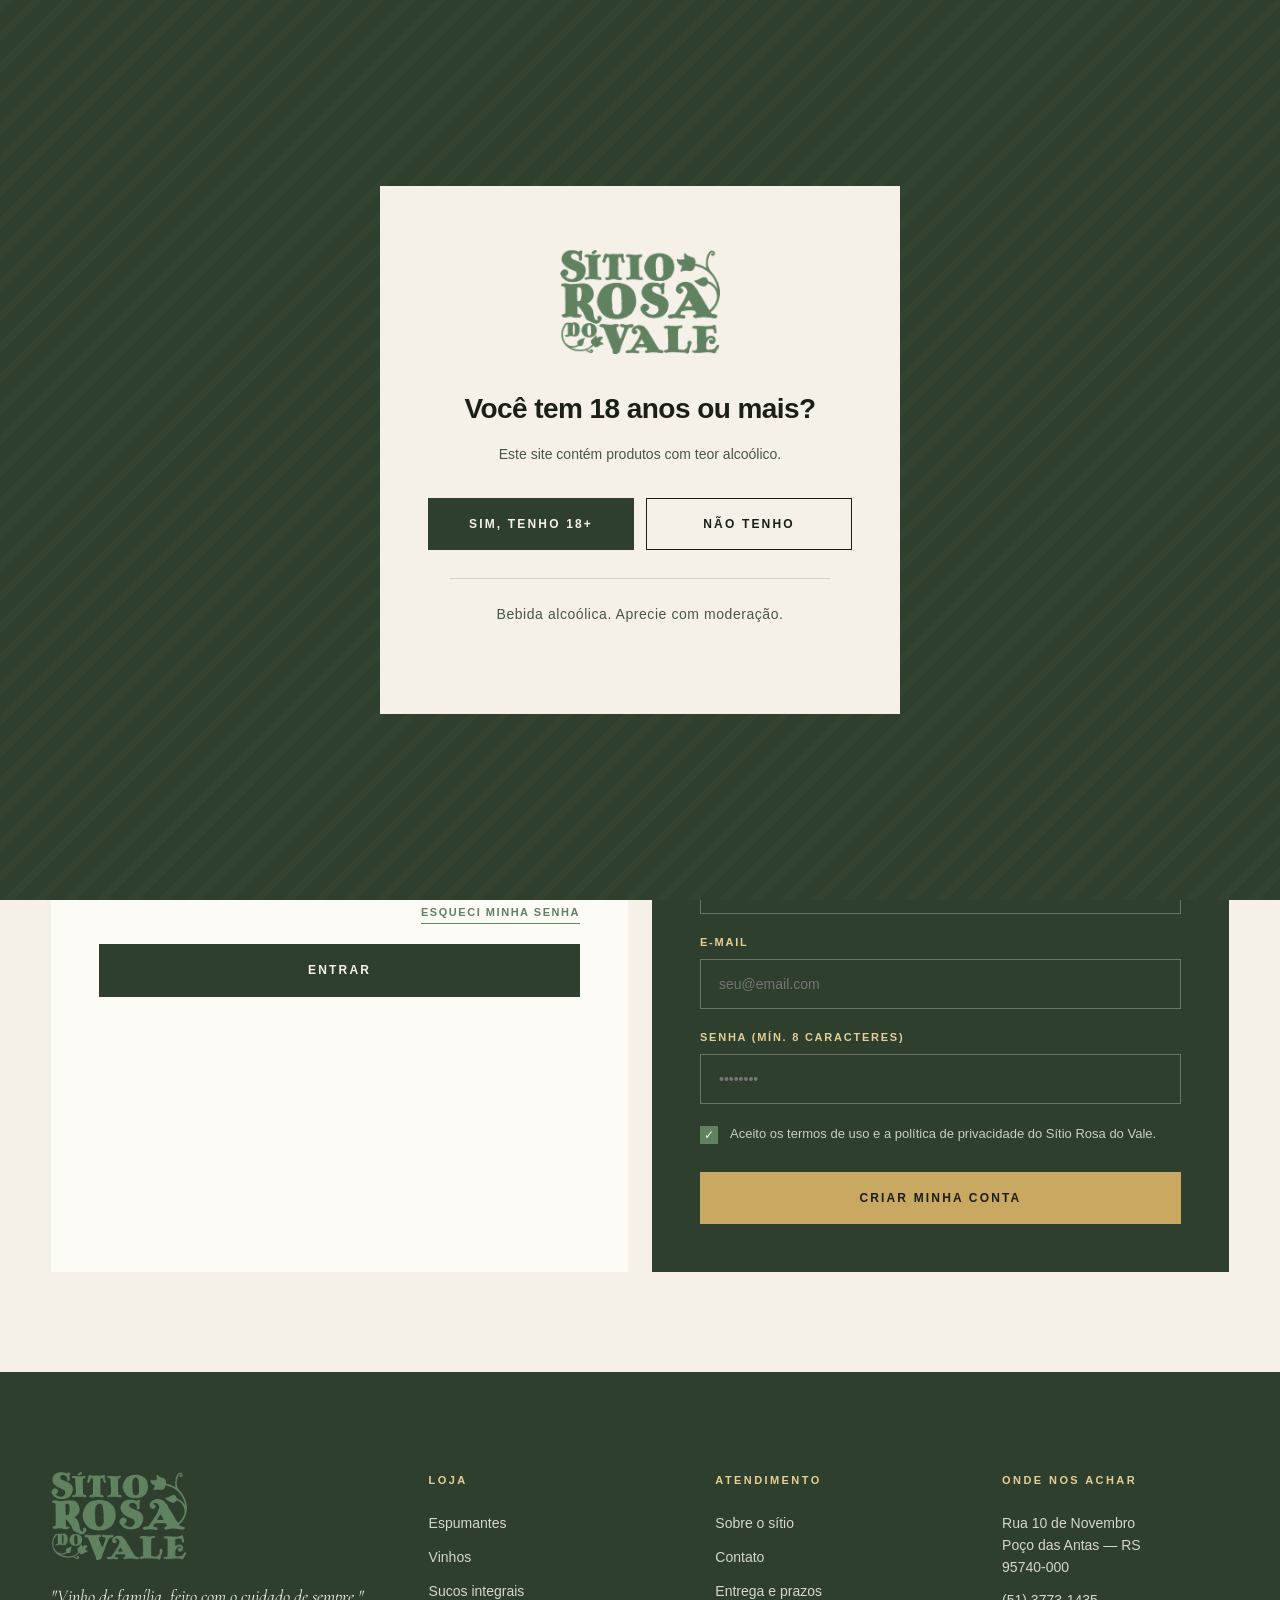
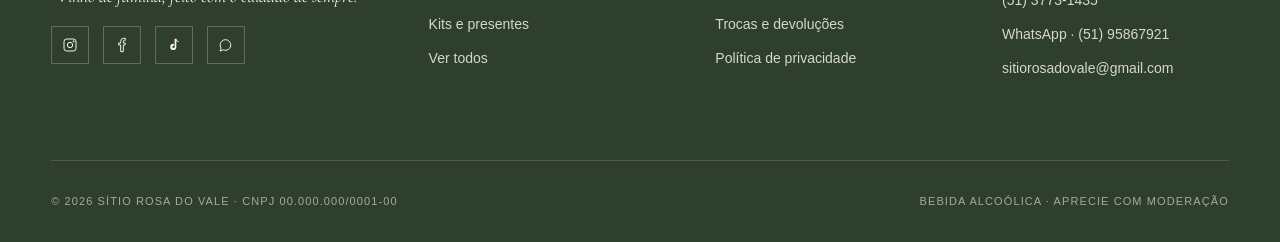
<file: conta.html>
﻿<!DOCTYPE html>
<html lang="pt-BR">
<head>
<meta charset="UTF-8">
<link rel="icon" type="image/png" href="Imagens/logo.png">
<meta name="viewport" content="width=device-width, initial-scale=1.0">
<title>Minha conta — Sítio Rosa do Vale</title>
<link rel="preconnect" href="https://fonts.googleapis.com">
<link rel="preconnect" href="https://fonts.gstatic.com" crossorigin>
<link href="https://fonts.googleapis.com/css2?family=Cormorant+Garamond:ital,wght@0,400;0,500;1,400;1,500&family=JetBrains+Mono:wght@400;500&display=swap" rel="stylesheet">
<link rel="stylesheet" href="styles.css">
<style>
  /* View switcher */
  .acc-switcher { padding: 28px 0; border-bottom: 1px solid var(--line); background: var(--cream-light); }
  .acc-switcher__inner { display: flex; gap: 8px; }
  .view-toggle {
    padding: 12px 22px;
    font-size: 11px;
    font-weight: 700;
    letter-spacing: 0.16em;
    text-transform: uppercase;
    border: 1px solid var(--line);
    background: transparent;
    color: var(--ink-soft);
    cursor: pointer;
  }
  .view-toggle.active { background: var(--green-deep); color: var(--cream); border-color: var(--green-deep); }
  .view-toggle__note { font-size: 11px; color: var(--ink-muted); margin-left: 20px; align-self: center; letter-spacing: 0.04em; }

  /* AUTH */
  .auth { padding: clamp(60px, 8vw, 100px) 0; }
  .auth__head { text-align: center; max-width: 640px; margin: 0 auto 64px; }
  .auth__head h1 { font-size: clamp(36px, 5vw, 64px); font-weight: 700; line-height: 1; letter-spacing: -0.025em; text-transform: uppercase; margin: 18px 0 14px; }
  .auth__head h1 em { font-family: var(--serif); font-style: italic; font-weight: 400; color: var(--green); text-transform: none; letter-spacing: 0; }
  .auth__head p { color: var(--ink-soft); }

  .auth__grid { display: grid; grid-template-columns: 1fr 1fr; gap: 24px; align-items: stretch; }
  @media (max-width: 800px) { .auth__grid { grid-template-columns: 1fr; } }
  .auth-card { background: var(--paper); padding: 48px; display: flex; flex-direction: column; gap: 20px; }
  .auth-card--green { background: var(--green-deep); color: var(--cream); }
  .auth-card h3 { font-size: 24px; font-weight: 700; letter-spacing: -0.01em; margin-bottom: 4px; }
  .auth-card h3 em { font-family: var(--serif); font-style: italic; font-weight: 400; color: var(--green); }
  .auth-card--green h3 em { color: var(--gold-soft); }
  .auth-card__sub { font-size: 13px; color: var(--ink-soft); margin-bottom: 8px; }
  .auth-card--green .auth-card__sub { color: rgba(245,241,232,0.7); }
  .auth-card--green .field__label { color: var(--gold-soft); }
  .auth-card--green .input { background: transparent; border-color: rgba(245,241,232,0.3); color: var(--cream); }
  .auth-card--green .input:focus { border-color: var(--gold-soft); background: rgba(0,0,0,0.15); }
  .auth-card__divider { display: flex; align-items: center; gap: 12px; margin: 8px 0; font-size: 10px; letter-spacing: 0.2em; text-transform: uppercase; color: var(--ink-muted); font-weight: 600; }
  .auth-card__divider::before, .auth-card__divider::after { content: ""; flex: 1; height: 1px; background: var(--line); }
  .auth-card--green .auth-card__divider { color: rgba(245,241,232,0.5); }
  .auth-card--green .auth-card__divider::before, .auth-card--green .auth-card__divider::after { background: rgba(245,241,232,0.15); }
  .social-row { display: flex; gap: 10px; }
  .social-row button { flex: 1; padding: 14px; border: 1px solid var(--line); background: transparent; font-size: 12px; font-weight: 600; letter-spacing: 0.05em; display: flex; align-items: center; justify-content: center; gap: 8px; }
  .auth-card--green .social-row button { border-color: rgba(245,241,232,0.2); color: var(--cream); }
  .auth-card__benefits { list-style: none; display: flex; flex-direction: column; gap: 10px; margin: 8px 0 16px; }
  .auth-card__benefits li { display: flex; gap: 10px; font-size: 13px; color: rgba(245,241,232,0.8); }
  .auth-card__benefits svg { width: 16px; height: 16px; color: var(--gold-soft); flex-shrink: 0; margin-top: 2px; }
  .forgot-link { font-size: 11px; letter-spacing: 0.14em; text-transform: uppercase; color: var(--green); border-bottom: 1px solid var(--green); padding-bottom: 2px; align-self: flex-end; font-weight: 600; }

  /* DASHBOARD */
  .dash { padding: clamp(60px, 8vw, 100px) 0; }
  .dash__head { display: flex; justify-content: space-between; align-items: end; padding-bottom: 32px; margin-bottom: 48px; border-bottom: 1px solid var(--line); }
  .dash__head h1 { font-size: clamp(36px, 5vw, 64px); font-weight: 700; line-height: 1; letter-spacing: -0.025em; text-transform: uppercase; }
  .dash__head h1 em { font-family: var(--serif); font-style: italic; font-weight: 400; color: var(--green); text-transform: none; letter-spacing: 0; }
  .dash__hello { font-size: 14px; color: var(--ink-soft); margin-top: 6px; }

  .dash__grid { display: grid; grid-template-columns: 260px 1fr; gap: 56px; align-items: start; }
  @media (max-width: 900px) { .dash__grid { grid-template-columns: 1fr; gap: 32px; } }

  .dash-side { display: flex; flex-direction: column; gap: 8px; position: sticky; top: 110px; }
  .dash-side a {
    display: flex;
    align-items: center;
    gap: 14px;
    padding: 14px 18px;
    font-size: 13px;
    letter-spacing: 0.04em;
    font-weight: 500;
    color: var(--ink-soft);
    border-left: 2px solid transparent;
    transition: all 0.2s;
  }
  .dash-side a:hover { color: var(--ink); background: var(--cream-light); }
  .dash-side a.active { color: var(--green-deep); border-color: var(--green); background: var(--cream-light); font-weight: 700; }
  .dash-side a svg { width: 18px; height: 18px; }
  .dash-side__sep { height: 1px; background: var(--line); margin: 12px 0; }

  /* stat cards */
  .stat-row { display: grid; grid-template-columns: repeat(3, 1fr); gap: 16px; margin-bottom: 40px; }
  @media (max-width: 700px) { .stat-row { grid-template-columns: 1fr; } }
  .stat-card { padding: 28px; background: var(--paper); display: flex; flex-direction: column; gap: 8px; }
  .stat-card__label { font-size: 11px; letter-spacing: 0.18em; text-transform: uppercase; color: var(--ink-muted); font-weight: 600; }
  .stat-card__value { font-size: 36px; font-weight: 700; letter-spacing: -0.025em; line-height: 1; }
  .stat-card__value em { font-family: var(--serif); font-style: italic; font-weight: 400; color: var(--green); font-size: 0.55em; }
  .stat-card__sub { font-size: 12px; color: var(--ink-soft); }

  /* orders */
  .order-card { background: var(--paper); padding: 24px 28px; margin-bottom: 16px; }
  .order-card__head { display: flex; justify-content: space-between; align-items: center; padding-bottom: 16px; border-bottom: 1px solid var(--line); margin-bottom: 16px; flex-wrap: wrap; gap: 12px; }
  .order-id { font-family: var(--mono); font-size: 12px; letter-spacing: 0.1em; color: var(--ink-muted); }
  .order-id strong { color: var(--ink); }
  .order-status { display: inline-flex; align-items: center; gap: 6px; padding: 6px 12px; font-size: 11px; letter-spacing: 0.14em; text-transform: uppercase; font-weight: 700; }
  .order-status::before { content: ""; width: 6px; height: 6px; border-radius: 50%; }
  .status-shipping { background: var(--gold-soft); color: var(--ink); }
  .status-shipping::before { background: var(--gold-deep); }
  .status-done { background: var(--green-soft); color: var(--green-deep); }
  .status-done::before { background: var(--green); }
  .status-processing { background: var(--cream-soft); color: var(--ink); }
  .status-processing::before { background: var(--ink); }
  .order-card__body { display: grid; grid-template-columns: 1fr auto; gap: 16px; align-items: end; }
  .order-thumbs { display: flex; gap: 8px; margin-bottom: 8px; }
  .order-thumb { width: 50px; height: 50px; background: var(--cream-soft); display: flex; align-items: center; justify-content: center; }
  .order-thumb svg { height: 80%; }
  .order-info { font-size: 12px; color: var(--ink-soft); }
  .order-info strong { color: var(--ink); display: block; font-size: 13px; margin-bottom: 2px; }
  .order-actions { display: flex; gap: 10px; }
  .order-actions a { font-size: 11px; letter-spacing: 0.14em; text-transform: uppercase; font-weight: 700; padding: 8px 14px; border: 1px solid var(--ink); }
  .order-actions a:hover { background: var(--ink); color: var(--cream); }

  /* favorites */
  .fav-grid { display: grid; grid-template-columns: repeat(3, 1fr); gap: 20px; margin-top: 24px; }
  @media (max-width: 700px) { .fav-grid { grid-template-columns: 1fr 1fr; } }
</style>
</head>
<body>

<!-- AGE MODAL -->
<div class="age-modal" data-age-modal hidden>
  <div class="age-card">
    <div class="age-card__mark brand-mark"><img src="Imagens/logo.png" alt="Sítio Rosa do Vale" class="brand-mark__logo"></div>
    <h2>Você tem 18 anos ou mais?</h2>
    <p>Este site contém produtos com teor alcoólico.</p>
    <div class="age-card__actions"><button class="btn btn-primary" data-age-yes>Sim, tenho 18+</button><button class="btn btn-outline" data-age-no>Não tenho</button></div>
    <p class="age-card__legal">Bebida alcoólica. Aprecie com moderação.</p>
  </div>
</div>

<!-- BOTTLE SYMBOL -->
<svg style="position:absolute;width:0;height:0;overflow:hidden" aria-hidden="true">
  <symbol id="bottle" viewBox="0 0 120 360">
    <path d="M48 4 L72 4 L72 70 Q72 84 86 100 Q100 116 100 140 L100 340 Q100 356 84 356 L36 356 Q20 356 20 340 L20 140 Q20 116 34 100 Q48 84 48 70 Z" fill="var(--bottle-glass, #2e3f2e)"/>
    <path d="M72 70 Q72 84 86 100 Q100 116 100 140 L100 340 Q100 356 84 356 L74 356 L74 100 Z" fill="var(--bottle-glass-2, #1a1f1a)" opacity="0.45"/>
    <rect x="44" y="0" width="32" height="58" fill="var(--bottle-cap, #1a1f1a)"/>
    <rect x="22" y="180" width="76" height="130" fill="var(--bottle-label, #faf7f0)"/>
    <text x="60" y="206" text-anchor="middle" font-family="Helvetica" font-size="8" font-weight="700" letter-spacing="2" fill="#1a1f1a">ROSA DO VALE</text>
    <text x="60" y="245" text-anchor="middle" font-family="Georgia" font-size="20" font-style="italic" fill="#1a1f1a">2024</text>
  </symbol>
</svg>

<div class="promo-bar"><span>Frete grátis Sul e Sudeste acima de R$ 400</span><span>Centro-Oeste, Norte e Nordeste acima de R$ 500</span></div>

<header class="site-header">
  <div class="container site-header__inner">
    <nav class="site-nav">
      <a href="index.html">Início</a>
      <a href="sobre.html">Sobre o sítio</a>
      <a href="loja.html">Loja</a>
      <a href="samba-da-uva.html">Samba da Uva</a>
      <a href="contato.html">Contato</a>
    </nav>
    <a href="index.html" class="brand-mark"><img src="Imagens/logo.png" alt="S�tio Rosa do Vale" class="brand-mark__logo"></a>
    <div class="site-tools">
      <button class="tool-btn"><svg viewBox="0 0 24 24" fill="none" stroke="currentColor" stroke-width="1.6"><circle cx="11" cy="11" r="7"/><path d="M21 21l-4.3-4.3"/></svg></button>
      <a href="conta.html" class="tool-link" style="color:var(--green);">Helena R.</a>
      <span class="tool-divider"></span>
      <a href="carrinho.html" class="tool-btn"><svg viewBox="0 0 24 24" fill="none" stroke="currentColor" stroke-width="1.6"><path d="M3 5h2l3 12h11l3-8H7"/><circle cx="9" cy="21" r="1.4"/><circle cx="18" cy="21" r="1.4"/></svg></a>
    </div>
  </div>
</header>

<!-- VIEW SWITCHER (preview helper) -->
<div class="acc-switcher">
  <div class="container acc-switcher__inner">
    <button class="view-toggle active" onclick="document.getElementById('auth').style.display=''; document.getElementById('dash').style.display='none'; document.querySelectorAll('.view-toggle').forEach(b => b.classList.remove('active')); this.classList.add('active');">Entrar / Cadastrar</button>
    <button class="view-toggle" onclick="document.getElementById('auth').style.display='none'; document.getElementById('dash').style.display=''; document.querySelectorAll('.view-toggle').forEach(b => b.classList.remove('active')); this.classList.add('active');">Minha conta (logada)</button>
    <span class="view-toggle__note">↑ visualização para o front · alterne entre os dois estados</span>
  </div>
</div>

<!-- ============== AUTH VIEW ============== -->
<section id="auth" class="auth">
  <div class="container">
    <div class="auth__head">
      <span class="eyebrow">Sua conta</span>
      <h1>Entre ou <em>cadastre-se.</em></h1>
      <p>Acompanhe pedidos, salve endereços, refaça pedidos com um clique e participe do Clube Rosa do Vale.</p>
    </div>

    <div class="auth__grid">
      <!-- LOGIN -->
      <div class="auth-card">
        <h3>Já é cliente · <em class="serif">entre</em></h3>
        <p class="auth-card__sub">Entre na sua conta para continuar.</p>

        <div class="field">
          <label class="field__label">E-mail ou CPF</label>
          <input type="text" class="input" placeholder="helena@email.com">
        </div>
        <div class="field">
          <label class="field__label">Senha</label>
          <input type="password" class="input" placeholder="••••••••">
        </div>
        <a href="#" class="forgot-link">Esqueci minha senha</a>

        <button class="btn btn-primary btn-block">Entrar</button>
      </div>

      <!-- REGISTER -->
      <div class="auth-card auth-card--green">
        <h3 style="color:var(--cream);">Primeira vez · <em class="serif">cadastre-se</em></h3>
        <p class="auth-card__sub">Crie uma conta em 30 segundos e ganhe benefícios da casa.</p>

        <ul class="auth-card__benefits">
          <li>
            <svg viewBox="0 0 24 24" fill="none" stroke="currentColor" stroke-width="2"><path d="M20 6L9 17l-5-5"/></svg>
            10% off na primeira compra
          </li>
          <li>
            <svg viewBox="0 0 24 24" fill="none" stroke="currentColor" stroke-width="2"><path d="M20 6L9 17l-5-5"/></svg>
            Avisos exclusivos sobre safras novas
          </li>
          <li>
            <svg viewBox="0 0 24 24" fill="none" stroke="currentColor" stroke-width="2"><path d="M20 6L9 17l-5-5"/></svg>
            Refaça pedidos com um clique
          </li>
        </ul>

        <div class="field">
          <label class="field__label">Nome completo</label>
          <input type="text" class="input" placeholder="Seu nome">
        </div>
        <div class="field">
          <label class="field__label">E-mail</label>
          <input type="email" class="input" placeholder="seu@email.com">
        </div>
        <div class="field">
          <label class="field__label">Senha (mín. 8 caracteres)</label>
          <input type="password" class="input" placeholder="••••••••">
        </div>

        <label class="check" style="color:rgba(245,241,232,0.8);">
          <input type="checkbox" checked>
          <span>Aceito os termos de uso e a política de privacidade do Sítio Rosa do Vale.</span>
        </label>

        <button class="btn btn-green btn-block" style="background:var(--gold); color:var(--ink); margin-top:8px;">Criar minha conta</button>
      </div>
    </div>
  </div>
</section>

<!-- ============== DASHBOARD VIEW ============== -->
<section id="dash" class="dash" style="display:none;">
  <div class="container">

    <div class="dash__head">
      <div>
        <span class="eyebrow">Sua conta</span>
        <h1 style="margin-top:14px;">Olá, <em>Helena.</em></h1>
        <p class="dash__hello">Cliente desde mar/2024 · membro do Clube Rosa do Vale</p>
      </div>
      <a href="#" class="btn btn-outline">Sair da conta</a>
    </div>

    <div class="dash__grid">
      <!-- SIDEBAR -->
      <aside class="dash-side">
        <a href="#" class="active">
          <svg viewBox="0 0 24 24" fill="none" stroke="currentColor" stroke-width="1.6"><rect x="3" y="3" width="7" height="7"/><rect x="14" y="3" width="7" height="7"/><rect x="3" y="14" width="7" height="7"/><rect x="14" y="14" width="7" height="7"/></svg>
          Visão geral
        </a>
        <a href="#">
          <svg viewBox="0 0 24 24" fill="none" stroke="currentColor" stroke-width="1.6"><path d="M16 4h2a2 2 0 012 2v14a2 2 0 01-2 2H6a2 2 0 01-2-2V6a2 2 0 012-2h2"/><rect x="8" y="2" width="8" height="4" rx="1"/></svg>
          Meus pedidos
          <span style="margin-left:auto; font-size:11px; background:var(--green); color:var(--cream); padding:2px 8px;">12</span>
        </a>
        <a href="#">
          <svg viewBox="0 0 24 24" fill="none" stroke="currentColor" stroke-width="1.6"><path d="M21 10c0 7-9 13-9 13s-9-6-9-13a9 9 0 0118 0z"/><circle cx="12" cy="10" r="3"/></svg>
          Endereços
        </a>
        <a href="#">
          <svg viewBox="0 0 24 24" fill="none" stroke="currentColor" stroke-width="1.6"><path d="M20.8 4.6a5.5 5.5 0 00-7.8 0L12 5.7l-1-1.1a5.5 5.5 0 00-7.8 7.8l1 1L12 21l7.8-7.6 1-1a5.5 5.5 0 000-7.8z"/></svg>
          Favoritos
          <span style="margin-left:auto; font-size:11px; color:var(--ink-muted);">7</span>
        </a>
        <a href="#">
          <svg viewBox="0 0 24 24" fill="none" stroke="currentColor" stroke-width="1.6"><path d="M16 21v-2a4 4 0 00-4-4H6a4 4 0 00-4 4v2"/><circle cx="9" cy="7" r="4"/></svg>
          Dados pessoais
        </a>
        <div class="dash-side__sep"></div>
        <a href="#">
          <svg viewBox="0 0 24 24" fill="none" stroke="currentColor" stroke-width="1.6"><path d="M12 2L4 6v6c0 5 3.5 8.5 8 10 4.5-1.5 8-5 8-10V6l-8-4z"/></svg>
          Clube Rosa do Vale
        </a>
        <a href="#">
          <svg viewBox="0 0 24 24" fill="none" stroke="currentColor" stroke-width="1.6"><circle cx="12" cy="12" r="9"/><path d="M9.1 9a3 3 0 015.8 1c0 2-3 3-3 3"/><circle cx="12" cy="17" r="0.5" fill="currentColor"/></svg>
          Ajuda &amp; suporte
        </a>
      </aside>

      <!-- CONTENT -->
      <div>
        <!-- STATS -->
        <div class="stat-row">
          <div class="stat-card">
            <span class="stat-card__label">Pedidos feitos</span>
            <span class="stat-card__value">12</span>
            <span class="stat-card__sub">Desde mar/2024 · 24 garrafas no total</span>
          </div>
          <div class="stat-card">
            <span class="stat-card__label">No clube</span>
            <span class="stat-card__value">Sócia <em>Reserva</em></span>
            <span class="stat-card__sub">15% de desconto em toda a loja</span>
          </div>
        </div>

        <!-- ORDERS -->
        <div class="section-head" style="margin-bottom: 24px;">
          <div class="section-head__title">
            <span class="eyebrow">Pedidos recentes</span>
            <h2 class="h-3" style="margin-top: 10px;">Acompanhe seus pedidos</h2>
          </div>
          <div class="section-head__action"><a href="#">Ver todos →</a></div>
        </div>

        <div class="order-card">
          <div class="order-card__head">
            <div>
              <span class="order-id">Pedido <strong>#RDV-1842</strong> · 21 mar 2025</span>
            </div>
            <span class="order-status status-shipping">Em transporte</span>
          </div>
          <div class="order-card__body">
            <div>
              <div class="order-thumbs">
                <div class="order-thumb"><svg class="bottle-svg bottle-rose" viewBox="0 0 120 360"><use href="#bottle"/></svg></div>
                <div class="order-thumb"><svg class="bottle-svg bottle-tinto" viewBox="0 0 120 360"><use href="#bottle"/></svg></div>
                <div class="order-thumb"><svg class="bottle-svg bottle-suco" viewBox="0 0 120 360"><use href="#bottle"/></svg></div>
              </div>
              <div class="order-info">
                <strong>3 itens · R$ 344,70</strong>
                Sedex · prevista para chegar em 24 mar
              </div>
            </div>
            <div class="order-actions">
              <a href="#">Rastrear</a>
              <a href="#">Ver pedido</a>
            </div>
          </div>
        </div>

        <div class="order-card">
          <div class="order-card__head">
            <div>
              <span class="order-id">Pedido <strong>#RDV-1797</strong> · 28 fev 2025</span>
            </div>
            <span class="order-status status-done">Entregue</span>
          </div>
          <div class="order-card__body">
            <div>
              <div class="order-thumbs">
                <div class="order-thumb"><svg class="bottle-svg bottle-branco" viewBox="0 0 120 360"><use href="#bottle"/></svg></div>
                <div class="order-thumb"><svg class="bottle-svg bottle-branco" viewBox="0 0 120 360"><use href="#bottle"/></svg></div>
              </div>
              <div class="order-info">
                <strong>2 itens · R$ 198,00</strong>
                Entregue em 04 mar 2025
              </div>
            </div>
            <div class="order-actions">
              <a href="#">Refazer pedido</a>
              <a href="#">Avaliar</a>
            </div>
          </div>
        </div>

        <div class="order-card">
          <div class="order-card__head">
            <div>
              <span class="order-id">Pedido <strong>#RDV-1731</strong> · 12 fev 2025</span>
            </div>
            <span class="order-status status-done">Entregue</span>
          </div>
          <div class="order-card__body">
            <div>
              <div class="order-thumbs">
                <div class="order-thumb"><svg class="bottle-svg bottle-tinto" viewBox="0 0 120 360"><use href="#bottle"/></svg></div>
              </div>
              <div class="order-info">
                <strong>1 item · R$ 120,00</strong>
                Entregue em 17 fev 2025
              </div>
            </div>
            <div class="order-actions">
              <a href="#">Refazer pedido</a>
              <a href="#">Nota fiscal</a>
            </div>
          </div>
        </div>

        <!-- FAVORITES -->
        <div class="section-head" style="margin-top: 56px; margin-bottom: 16px;">
          <div class="section-head__title">
            <span class="eyebrow">Lista de favoritos</span>
            <h2 class="h-3" style="margin-top: 10px;">Você salvou para depois</h2>
          </div>
          <div class="section-head__action"><a href="#">Ver lista →</a></div>
        </div>

        <div class="fav-grid">
          <a href="produto.html" class="product-card">
            <div class="product-card__media"><svg class="bottle-svg bottle-branco" viewBox="0 0 120 360"><use href="#bottle"/></svg></div>
            <div class="product-card__body">
              <span class="product-card__cat">Vinho fino branco</span>
              <h3 class="product-card__name">Moscato de Alexandria</h3>
              <div class="product-card__foot"><span class="product-card__price">R$ 150</span></div>
            </div>
          </a>
          <a href="produto.html" class="product-card">
            <div class="product-card__media"><svg class="bottle-svg bottle-tinto" viewBox="0 0 120 360"><use href="#bottle"/></svg></div>
            <div class="product-card__body">
              <span class="product-card__cat">Vinho fino tinto</span>
              <h3 class="product-card__name">Samba da Uva · Edição limitada</h3>
              <div class="product-card__foot"><span class="product-card__price">R$ 180</span></div>
            </div>
          </a>
          <a href="produto.html" class="product-card">
            <div class="product-card__media"><svg class="bottle-svg bottle-laranja" viewBox="0 0 120 360"><use href="#bottle"/></svg></div>
            <div class="product-card__body">
              <span class="product-card__cat">Suco integral</span>
              <h3 class="product-card__name">Suco de Bergamota</h3>
              <div class="product-card__foot"><span class="product-card__price">R$ 35</span></div>
            </div>
          </a>
        </div>
      </div>
    </div>
  </div>
</section>

<!-- FOOTER -->
<footer class="site-footer">
  <div class="container">
    <div class="footer-grid">
      <div class="footer-brand">
        <div class="brand-mark"><img src="Imagens/logo.png" alt="Sítio Rosa do Vale" class="brand-mark__logo"></div>
        <p class="footer-tag">"Vinho de família, feito com o cuidado de sempre."</p>
        <div class="socials">
          <a href="https://www.instagram.com/sitiorosadovale"><svg viewBox="0 0 24 24" fill="none" stroke="currentColor" stroke-width="1.5"><rect x="3" y="3" width="18" height="18" rx="4"/><circle cx="12" cy="12" r="4"/><circle cx="17.5" cy="6.5" r="0.8" fill="currentColor"/></svg></a>
          <a href="https://www.facebook.com/sitiorosadovale"><svg viewBox="0 0 24 24" fill="none" stroke="currentColor" stroke-width="1.5"><path d="M14 9V6.5a1.5 1.5 0 011.5-1.5H17V2h-2.5A4.5 4.5 0 0010 6.5V9H7v3h3v10h4V12h2.5l.5-3H14z"/></svg></a>
          <a href="https://www.tiktok.com/@sitio.rosa.do.val"><svg viewBox="0 0 24 24" fill="currentColor"><path d="M19.5 7.5a5 5 0 01-4-2v9.4a4.6 4.6 0 11-4.6-4.6c.3 0 .6 0 .9.1v3a1.6 1.6 0 101.1 1.5V2.5h2.7a5 5 0 003.9 4.4v.6z"/></svg></a>
          <a href="https://api.whatsapp.com/message/KKW2J4B2ZCNXG1"><svg viewBox="0 0 24 24" fill="none" stroke="currentColor" stroke-width="1.5"><path d="M3 21l1.6-4.4A8 8 0 1112 20a8 8 0 01-3.6-.8L3 21z"/></svg></a>
        </div>
      </div>
      <div class="footer-col"><h4>Loja</h4><ul><li><a href="loja.html?cat=espumantes">Espumantes</a></li><li><a href="loja.html?cat=vinhos">Vinhos</a></li><li><a href="loja.html?cat=sucos">Sucos integrais</a></li><li><a href="loja.html?cat=kits">Kits e presentes</a></li><li><a href="loja.html">Ver todos</a></li></ul></div>
      <div class="footer-col"><h4>Atendimento</h4><ul><li><a href="sobre.html">Sobre o sítio</a></li><li><a href="contato.html">Contato</a></li><li><a href="politicas.html">Entrega e prazos</a></li><li><a href="politicas.html#troca">Trocas e devoluções</a></li><li><a href="politicas.html#privacidade">Política de privacidade</a></li></ul></div>
      <div class="footer-col"><h4>Onde nos achar</h4><ul><li>Rua 10 de Novembro<br>Poço das Antas — RS<br>95740-000</li><li><a href="tel:5137731435">(51) 3773-1435</a></li><li><a href="https://wa.me/555195867921">WhatsApp · (51) 95867921</a></li><li><a href="mailto:sitiorosadovale@gmail.com">sitiorosadovale@gmail.com</a></li></ul></div>
    </div>
    <div class="footer-bottom">
      <span>© <span data-year>2026</span> Sítio Rosa do Vale · CNPJ 00.000.000/0001-00</span>
      <span>Bebida alcoólica · Aprecie com moderação</span>
    </div>
  </div>
</footer>

<script src="site.js" defer></script>
</body>
</html>
</file>
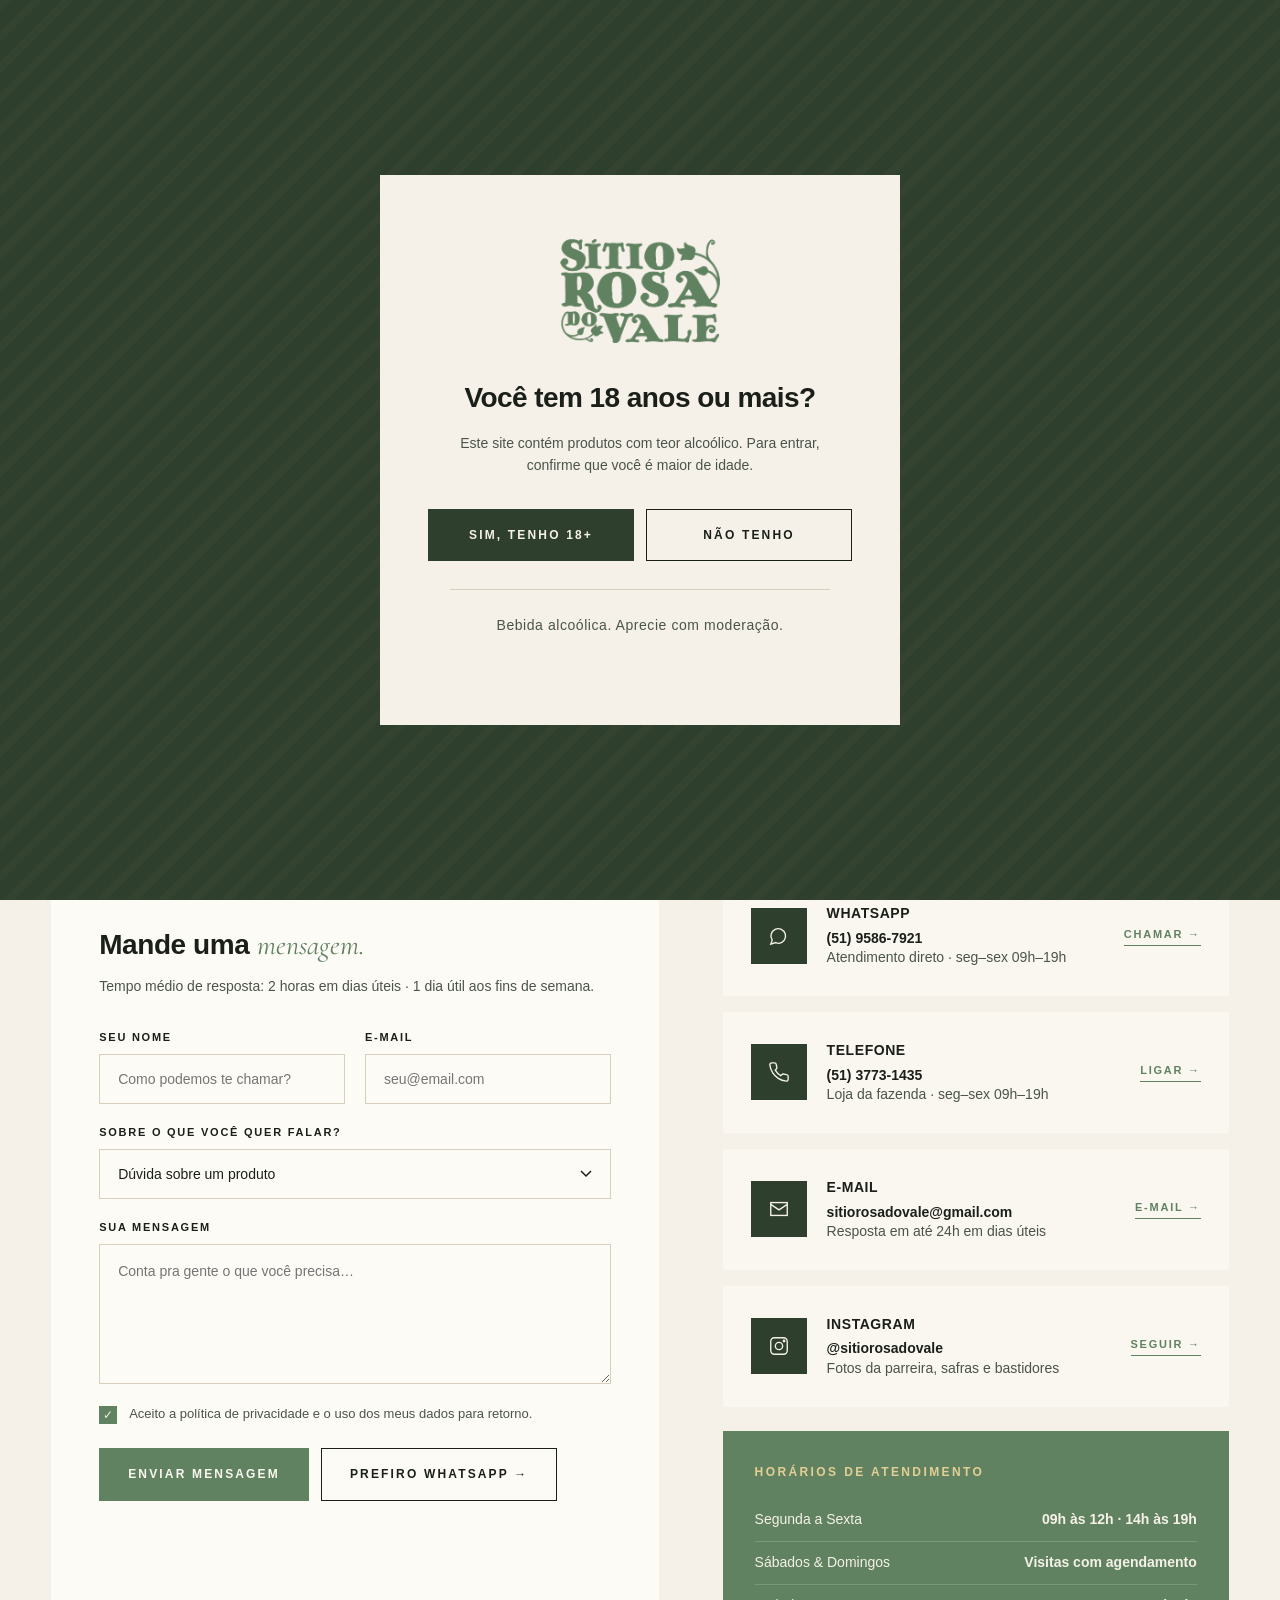
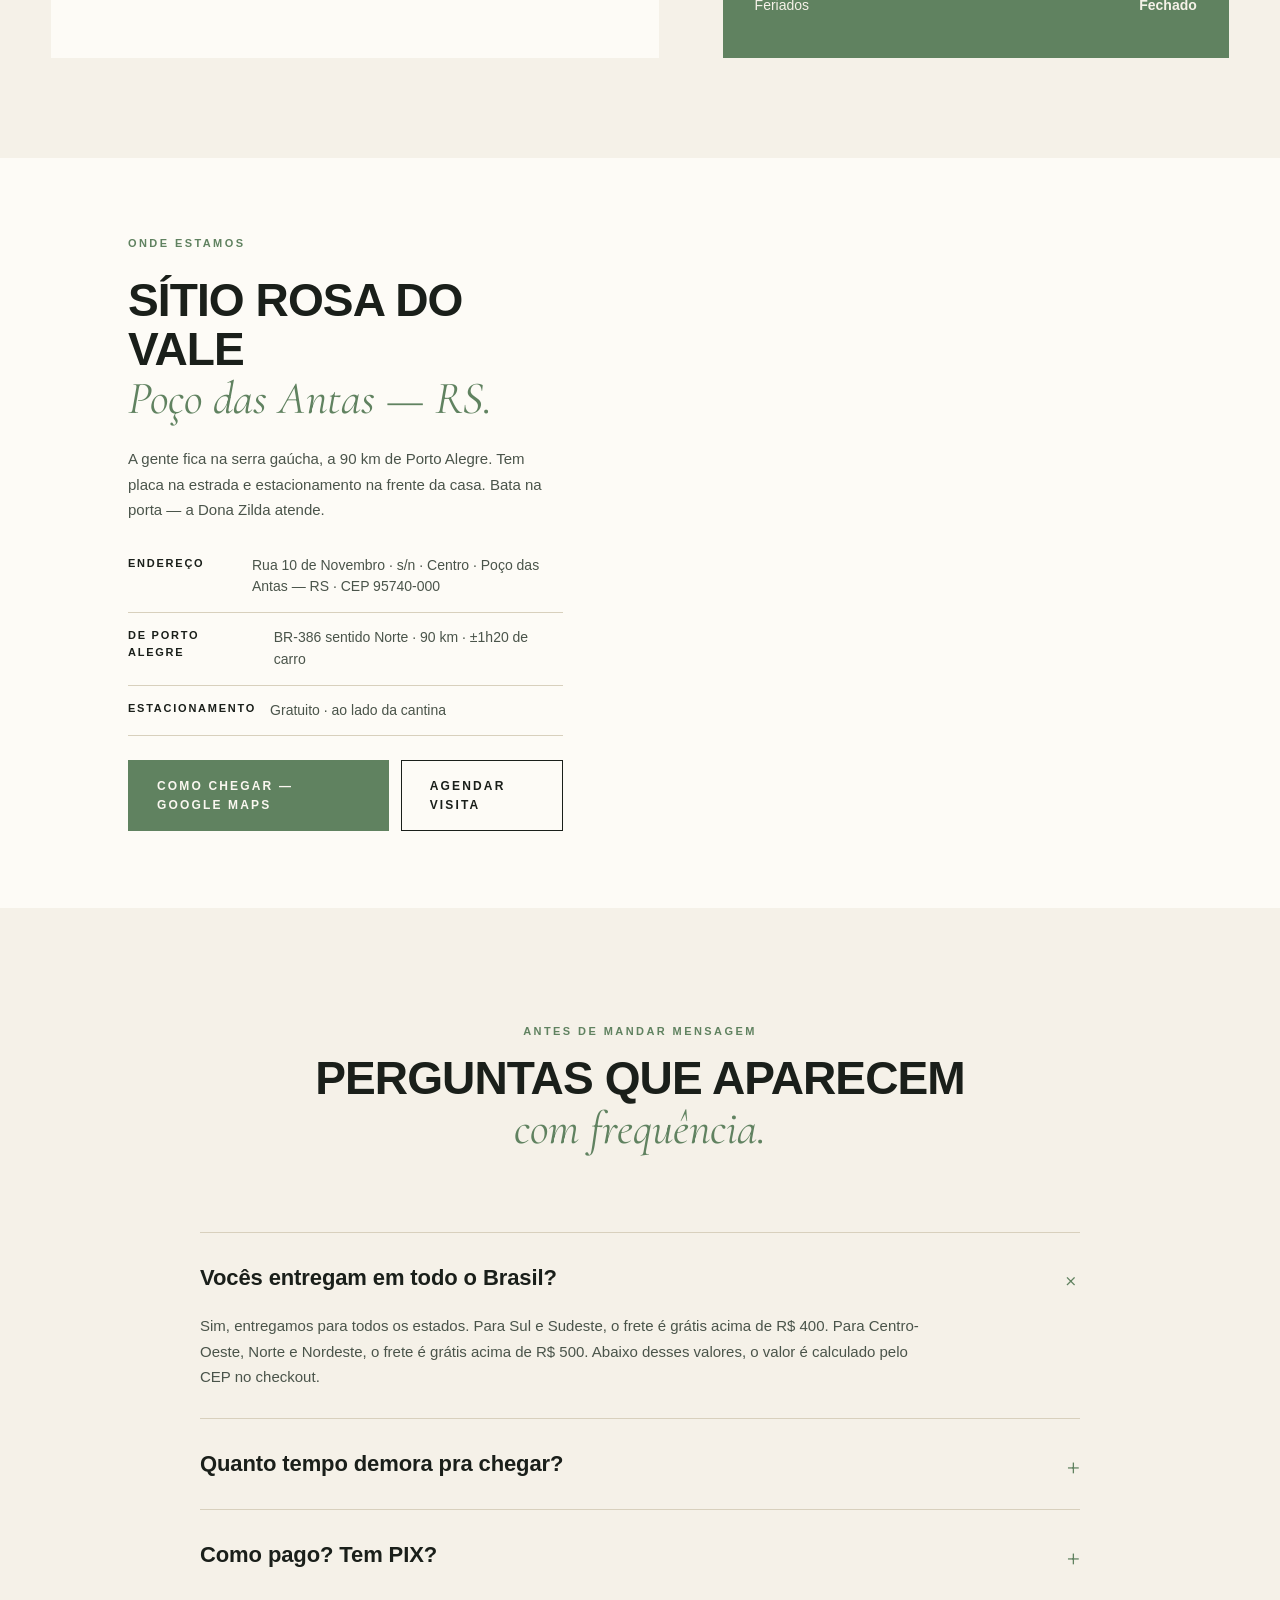
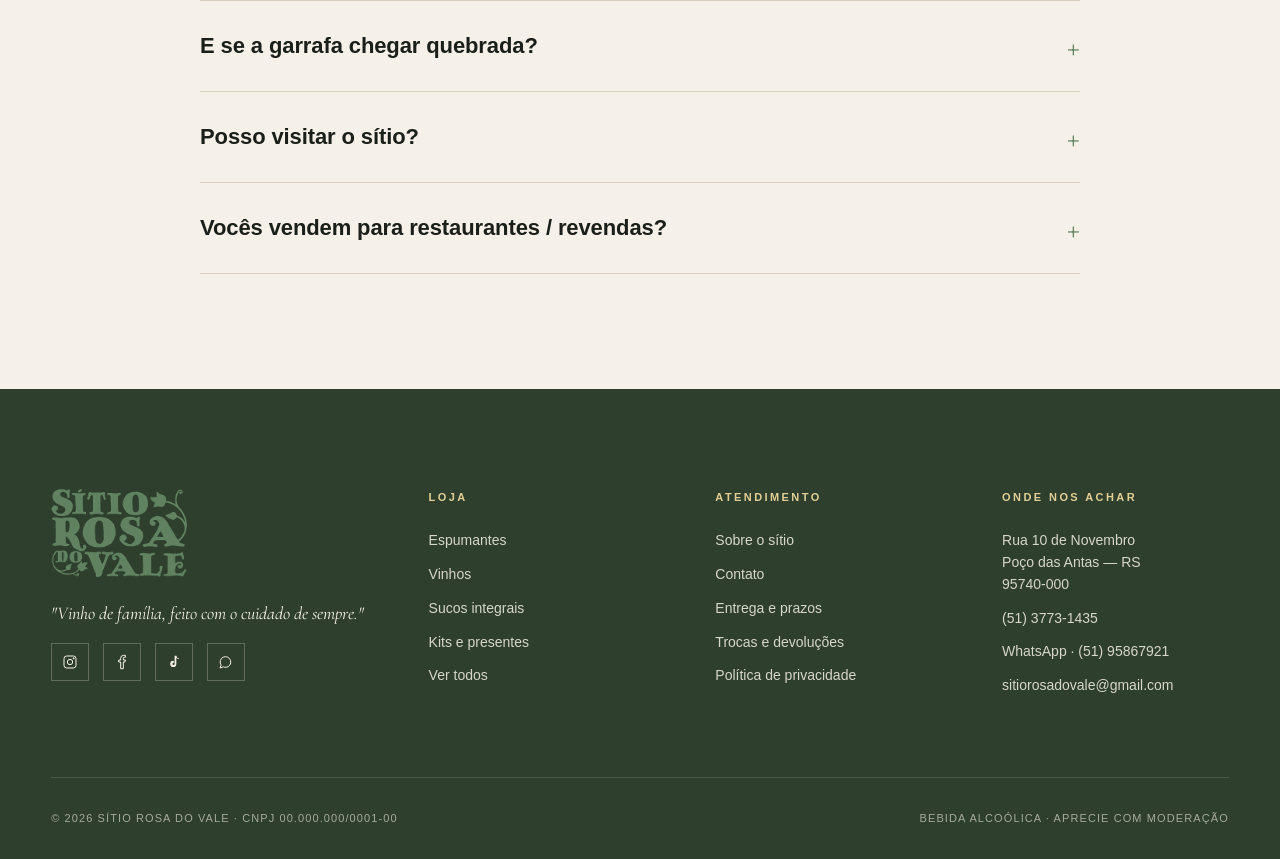
<file: contato.html>
﻿<!DOCTYPE html>
<html lang="pt-BR">
<head>
<meta charset="UTF-8">
<link rel="icon" type="image/png" href="Imagens/logo.png">
<meta name="viewport" content="width=device-width, initial-scale=1.0">
<title>Contato — Sítio Rosa do Vale</title>
<link rel="preconnect" href="https://fonts.googleapis.com">
<link rel="preconnect" href="https://fonts.gstatic.com" crossorigin>
<link href="https://fonts.googleapis.com/css2?family=Cormorant+Garamond:ital,wght@0,400;0,500;1,400;1,500&family=JetBrains+Mono:wght@400;500&display=swap" rel="stylesheet">
<link rel="stylesheet" href="styles.css">
<style>
  .contato-hero { background: var(--green-deep); color: var(--cream); padding: clamp(80px, 12vw, 160px) 0 clamp(60px, 10vw, 120px); position: relative; overflow: hidden; }
  .contato-hero::before { content: ""; position: absolute; inset: 0; background: radial-gradient(900px 500px at 10% 30%, rgba(201,169,97,0.15), transparent 60%); }
  .contato-hero__grid { display: grid; grid-template-columns: 1fr 1fr; gap: 80px; align-items: end; position: relative; z-index: 1; }
  @media (max-width: 900px) { .contato-hero__grid { grid-template-columns: 1fr; gap: 32px; } }
  .contato-hero h1 { font-size: clamp(44px, 7vw, 96px); font-weight: 700; line-height: 0.95; letter-spacing: -0.03em; text-transform: uppercase; }
  .contato-hero h1 em { font-family: var(--serif); font-style: italic; font-weight: 400; color: var(--gold-soft); text-transform: none; letter-spacing: 0; }
  .contato-hero p { font-size: 17px; line-height: 1.6; color: rgba(245,241,232,0.85); max-width: 480px; }
  .contato-hero .eyebrow { color: var(--gold-soft); display:block; margin-bottom: 18px; }

  .contact-block { padding: clamp(60px, 9vw, 100px) 0; background: var(--cream); }
  .contact-block__grid { display: grid; grid-template-columns: 1.2fr 1fr; gap: 64px; align-items: stretch; }
  @media (max-width: 900px) { .contact-block__grid { grid-template-columns: 1fr; gap: 40px; } }

  .contact-form { background: var(--paper); padding: 48px; display: flex; flex-direction: column; }
  .contact-form h2 { font-size: 28px; font-weight: 700; letter-spacing: -0.015em; margin-bottom: 8px; }
  .contact-form h2 em { font-family: var(--serif); font-style: italic; font-weight: 400; color: var(--green); }
  .contact-form > p { font-size: 14px; color: var(--ink-soft); margin-bottom: 32px; }

  /* Direct contact list */
  .direct { display: flex; flex-direction: column; gap: 16px; }
  .direct__item {
    background: var(--cream-light);
    padding: 28px;
    display: grid;
    grid-template-columns: 56px 1fr auto;
    gap: 20px;
    align-items: center;
    transition: background 0.2s;
  }
  .direct__item:hover { background: var(--paper); }
  .direct__icon {
    width: 56px; height: 56px; background: var(--green-deep); color: var(--cream);
    display: flex; align-items: center; justify-content: center;
  }
  .direct__icon svg { width: 22px; height: 22px; }
  .direct__body h3 { font-size: 14px; font-weight: 700; letter-spacing: 0.04em; text-transform: uppercase; margin-bottom: 4px; }
  .direct__body p { font-size: 14px; color: var(--ink-soft); line-height: 1.4; }
  .direct__body strong { color: var(--ink); font-weight: 700; }
  .direct__action { font-size: 11px; letter-spacing: 0.16em; text-transform: uppercase; font-weight: 700; color: var(--green); border-bottom: 1px solid var(--green); padding-bottom: 2px; }

  /* Hours table */
  .hours { background: var(--green); color: var(--cream); padding: 32px; margin-top: 24px; }
  .hours h3 { font-size: 12px; letter-spacing: 0.2em; text-transform: uppercase; font-weight: 700; margin-bottom: 18px; color: var(--gold-soft); }
  .hours__row { display: flex; justify-content: space-between; padding: 10px 0; border-bottom: 1px solid rgba(245,241,232,0.18); font-size: 14px; }
  .hours__row:last-child { border-bottom: none; }
  .hours__row strong { font-weight: 600; }

  /* Visit / map */
  .visit-section { background: var(--paper); padding: 0; }
  .visit-section__grid { display: grid; grid-template-columns: 1fr 1fr; min-height: 560px; }
  @media (max-width: 900px) {
    .visit-section__grid { grid-template-columns: 1fr; }
    .visit-section__map { height: 400px; }
  }
  .visit-section__copy { padding: clamp(40px, 6vw, 80px); display: flex; flex-direction: column; justify-content: center; gap: 24px; }
  .visit-section__copy h2 em { color: var(--green); }
  .visit-section__map { position: relative; }
  .visit-section__map iframe { position: absolute; inset: 0; width: 100%; height: 100%; border: 0; display: block; }
  .visit-section__map .ph { position: absolute; inset: 0; }
  .pin-marker { position: absolute; top: 45%; left: 50%; transform: translate(-50%,-100%); }
  .pin-marker__card { background: var(--paper); padding: 14px 18px; box-shadow: 0 8px 24px rgba(46,63,46,0.2); }
  .pin-marker__card strong { font-size: 13px; display: block; }
  .pin-marker__card span { font-size: 11px; color: var(--ink-muted); }
  .pin-dot { width: 22px; height: 22px; background: var(--wine); border-radius: 50%; margin: 8px auto 0; border: 4px solid var(--cream); }

  /* FAQ */
  .faq { padding: clamp(60px, 9vw, 120px) 0; background: var(--cream); }
  .faq__list { display: flex; flex-direction: column; gap: 0; max-width: 880px; margin: 0 auto; }
  .faq__item { border-top: 1px solid var(--line); padding: 28px 0; }
  .faq__item:last-child { border-bottom: 1px solid var(--line); }
  .faq__item summary { font-size: clamp(18px, 2vw, 22px); font-weight: 600; letter-spacing: -0.005em; cursor: pointer; list-style: none; display: flex; justify-content: space-between; align-items: center; gap: 24px; }
  .faq__item summary::-webkit-details-marker { display: none; }
  .faq__item summary::after { content: "+"; font-family: var(--serif); font-size: 32px; font-weight: 400; color: var(--green); transition: transform 0.3s; line-height: 1; }
  .faq__item[open] summary::after { transform: rotate(45deg); }
  .faq__item p { padding-top: 18px; font-size: 15px; line-height: 1.7; color: var(--ink-soft); max-width: 720px; }


</style>
</head>
<body>

<!-- AGE MODAL -->
<div class="age-modal" data-age-modal hidden>
  <div class="age-card">
    <div class="age-card__mark brand-mark"><img src="Imagens/logo.png" alt="Sítio Rosa do Vale" class="brand-mark__logo"></div>
    <h2>Você tem 18 anos ou mais?</h2>
    <p>Este site contém produtos com teor alcoólico. Para entrar, confirme que você é maior de idade.</p>
    <div class="age-card__actions"><button class="btn btn-primary" data-age-yes>Sim, tenho 18+</button><button class="btn btn-outline" data-age-no>Não tenho</button></div>
    <p class="age-card__legal">Bebida alcoólica. Aprecie com moderação.</p>
  </div>
</div>

<!-- BOTTLE SYMBOL (still useful even if not used) -->
<svg style="position:absolute;width:0;height:0;overflow:hidden" aria-hidden="true">
  <symbol id="bottle" viewBox="0 0 120 360">
    <path d="M48 4 L72 4 L72 70 Q72 84 86 100 Q100 116 100 140 L100 340 Q100 356 84 356 L36 356 Q20 356 20 340 L20 140 Q20 116 34 100 Q48 84 48 70 Z" fill="var(--bottle-glass, #2e3f2e)"/>
    <rect x="22" y="180" width="76" height="130" fill="var(--bottle-label, #faf7f0)"/>
  </symbol>
</svg>

<div class="promo-bar"><span>Frete grátis Sul e Sudeste acima de R$ 400</span><span>Centro-Oeste, Norte e Nordeste acima de R$ 500</span></div>

<header class="site-header">
  <div class="container site-header__inner">
    <nav class="site-nav">
      <a href="index.html">Início</a>
      <a href="sobre.html">Sobre o sítio</a>
      <a href="loja.html">Loja</a>
      <a href="samba-da-uva.html">Samba da Uva</a>
      <a href="contato.html" class="active">Contato</a>
    </nav>
    <a href="index.html" class="brand-mark"><img src="Imagens/logo.png" alt="S�tio Rosa do Vale" class="brand-mark__logo"></a>
    <div class="site-tools">
      <button class="tool-btn"><svg viewBox="0 0 24 24" fill="none" stroke="currentColor" stroke-width="1.6"><circle cx="11" cy="11" r="7"/><path d="M21 21l-4.3-4.3"/></svg></button>
      <a href="conta.html" class="tool-link">Entrar</a>
      <span class="tool-divider"></span>
      <a href="carrinho.html" class="tool-btn"><svg viewBox="0 0 24 24" fill="none" stroke="currentColor" stroke-width="1.6"><path d="M3 5h2l3 12h11l3-8H7"/><circle cx="9" cy="21" r="1.4"/><circle cx="18" cy="21" r="1.4"/></svg></a>
    </div>
  </div>
</header>

<!-- CONTATO HERO -->
<section class="contato-hero">
  <div class="container contato-hero__grid">
    <div>
      <span class="eyebrow">Fale com a gente</span>
      <h1>A gente<br>atende como<br><em>família.</em></h1>
    </div>
    <div>
      <p>Tem dúvida sobre um vinho, sobre um pedido, ou quer agendar uma visita ao sítio? Manda mensagem. Quem responde é a Helena, no WhatsApp — ou alguém da família, no e-mail. Geralmente em até 2 horas no horário comercial.</p>
      <div style="display:flex; gap:14px; margin-top:32px; flex-wrap:wrap;">
        <a href="https://wa.me/555195867921" class="btn btn-green">WhatsApp · (51) 9586-7921</a>
        <a href="mailto:sitiorosadovale@gmail.com" class="btn btn-outline-light">Enviar e-mail</a>
      </div>
    </div>
  </div>
</section>

<!-- CONTACT BLOCK -->
<section class="contact-block">
  <div class="container contact-block__grid">

    <!-- FORM -->
    <form class="contact-form" onsubmit="event.preventDefault(); this.querySelector('button[type=submit]').textContent='Mensagem enviada ✓'">
      <h2>Mande uma <em class="serif">mensagem.</em></h2>
      <p>Tempo médio de resposta: 2 horas em dias úteis · 1 dia útil aos fins de semana.</p>

      <div class="form-grid">
        <div class="field"><label class="field__label">Seu nome</label><input class="input" type="text" placeholder="Como podemos te chamar?"></div>
        <div class="field"><label class="field__label">E-mail</label><input class="input" type="email" placeholder="seu@email.com"></div>
        <div class="field field--full">
          <label class="field__label">Sobre o que você quer falar?</label>
          <select class="select">
            <option>Dúvida sobre um produto</option>
            <option>Acompanhar pedido / pagamento</option>
            <option>Agendar visita ao sítio</option>
            <option>Compra em quantidade / B2B</option>
            <option>Imprensa &amp; parcerias</option>
            <option>Outro assunto</option>
          </select>
        </div>
        <div class="field field--full">
          <label class="field__label">Sua mensagem</label>
          <textarea class="textarea" placeholder="Conta pra gente o que você precisa…"></textarea>
        </div>
        <div class="field field--full">
          <label class="check"><input type="checkbox" checked>Aceito a política de privacidade e o uso dos meus dados para retorno.</label>
        </div>
      </div>

      <div style="display:flex; gap:12px; margin-top:24px; flex-wrap:wrap;">
        <button type="submit" class="btn btn-green">Enviar mensagem</button>
        <a href="https://wa.me/555195867921" class="btn btn-outline">Prefiro WhatsApp →</a>
      </div>
    </form>

    <!-- DIRECT -->
    <div>
      <div class="direct">
        <a class="direct__item" href="https://wa.me/555195867921">
          <div class="direct__icon"><svg viewBox="0 0 24 24" fill="none" stroke="currentColor" stroke-width="1.5"><path d="M3 21l1.6-4.4A8 8 0 1112 20a8 8 0 01-3.6-.8L3 21z"/></svg></div>
          <div class="direct__body">
            <h3>WhatsApp</h3>
            <p><strong>(51) 9586-7921</strong><br>Atendimento direto · seg–sex 09h–19h</p>
          </div>
          <span class="direct__action">Chamar →</span>
        </a>

        <a class="direct__item" href="tel:5137731435">
          <div class="direct__icon"><svg viewBox="0 0 24 24" fill="none" stroke="currentColor" stroke-width="1.5"><path d="M22 17v3a2 2 0 01-2.2 2 19.8 19.8 0 01-8.6-3.1 19.5 19.5 0 01-6-6A19.8 19.8 0 012 4.2 2 2 0 014 2h3a2 2 0 012 1.7c.1 1 .3 2 .6 2.9a2 2 0 01-.5 2.1L7.9 10a16 16 0 006 6l1.3-1.2a2 2 0 012.1-.5c.9.3 1.9.5 2.9.6a2 2 0 011.8 2z"/></svg></div>
          <div class="direct__body">
            <h3>Telefone</h3>
            <p><strong>(51) 3773-1435</strong><br>Loja da fazenda · seg–sex 09h–19h</p>
          </div>
          <span class="direct__action">Ligar →</span>
        </a>

        <a class="direct__item" href="mailto:sitiorosadovale@gmail.com">
          <div class="direct__icon"><svg viewBox="0 0 24 24" fill="none" stroke="currentColor" stroke-width="1.5"><rect x="3" y="5" width="18" height="14"/><path d="M3 7l9 6 9-6"/></svg></div>
          <div class="direct__body">
            <h3>E-mail</h3>
            <p><strong>sitiorosadovale@gmail.com</strong><br>Resposta em até 24h em dias úteis</p>
          </div>
          <span class="direct__action">E-mail →</span>
        </a>

        <a class="direct__item" href="https://www.instagram.com/sitiorosadovale">
          <div class="direct__icon"><svg viewBox="0 0 24 24" fill="none" stroke="currentColor" stroke-width="1.5"><rect x="3" y="3" width="18" height="18" rx="4"/><circle cx="12" cy="12" r="4"/><circle cx="17.5" cy="6.5" r="0.8" fill="currentColor"/></svg></div>
          <div class="direct__body">
            <h3>Instagram</h3>
            <p><strong>@sitiorosadovale</strong><br>Fotos da parreira, safras e bastidores</p>
          </div>
          <span class="direct__action">Seguir →</span>
        </a>
      </div>

      <div class="hours">
        <h3>Horários de atendimento</h3>
        <div class="hours__row"><span>Segunda a Sexta</span><strong>09h às 12h · 14h às 19h</strong></div>
        <div class="hours__row"><span>Sábados &amp; Domingos</span><strong>Visitas com agendamento</strong></div>
        <div class="hours__row"><span>Feriados</span><strong>Fechado</strong></div>
      </div>
    </div>
  </div>
</section>

<!-- MAP / VISIT -->
<section class="visit-section">
  <div class="container-wide">
    <div class="visit-section__grid">
      <div class="visit-section__copy">
        <span class="eyebrow">Onde estamos</span>
        <h2 class="h-2">Sítio Rosa do Vale<br><em class="serif">Poço das Antas — RS.</em></h2>
        <p style="font-size:15px; line-height:1.7; color:var(--ink-soft); max-width:480px;">A gente fica na serra gaúcha, a 90 km de Porto Alegre. Tem placa na estrada e estacionamento na frente da casa. Bata na porta — a Dona Zilda atende.</p>

        <ul style="list-style:none; display:flex; flex-direction:column; gap:14px; margin-top:8px;">
          <li style="display:flex; gap:14px; font-size:14px; color:var(--ink-soft); padding-bottom:14px; border-bottom:1px solid var(--line);"><strong style="min-width:110px; font-size:11px; letter-spacing:0.16em; text-transform:uppercase; color:var(--ink);">Endereço</strong>Rua 10 de Novembro · s/n · Centro · Poço das Antas — RS · CEP 95740-000</li>
          <li style="display:flex; gap:14px; font-size:14px; color:var(--ink-soft); padding-bottom:14px; border-bottom:1px solid var(--line);"><strong style="min-width:110px; font-size:11px; letter-spacing:0.16em; text-transform:uppercase; color:var(--ink);">De Porto Alegre</strong>BR-386 sentido Norte · 90 km · ±1h20 de carro</li>
          <li style="display:flex; gap:14px; font-size:14px; color:var(--ink-soft); padding-bottom:14px; border-bottom:1px solid var(--line);"><strong style="min-width:110px; font-size:11px; letter-spacing:0.16em; text-transform:uppercase; color:var(--ink);">Estacionamento</strong>Gratuito · ao lado da cantina</li>
        </ul>

        <div style="display:flex; gap:12px;">
          <a href="https://www.google.com/maps/place/S%C3%ADtio+Rosa+do+Vale/@-29.4228377,-51.6575741,17z/data=!3m1!4b1!4m6!3m5!1s0x951c136dec40f54f:0x6e6567530825e37!8m2!3d-29.4228378!4d-51.6527032!16s%2Fg%2F11sycd7ypx?entry=ttu&g_ep=EgoyMDI2MDUyNS4wIKXMDSoASAFQAw%3D%3D" class="btn btn-green" target="_blank" rel="noopener">Como chegar — Google Maps</a>
          <a href="https://wa.me/555195867921" class="btn btn-outline">Agendar visita</a>
        </div>
      </div>
      <div class="visit-section__map">
        <iframe
          class="visit-map-iframe"
          src="https://www.google.com/maps/embed?pb=!1m18!1m12!1m3!1d3471.836!2d-51.6527032!3d-29.4228378!2m3!1f0!2f0!3f0!3m2!1i1024!2i768!4f13.1!3m3!1m2!1s0x951c136dec40f54f%3A0x6e6567530825e37!2zU8OtdGlvIFJvc2EgZG8gVmFsZQ!5e0!3m2!1spt-BR!2sbr!4v1716829200000"
          allowfullscreen loading="lazy" referrerpolicy="no-referrer-when-downgrade"
          title="Sítio Rosa do Vale no Google Maps">
        </iframe>
      </div>
    </div>
  </div>
</section>

<!-- FAQ -->
<section class="faq">
  <div class="container">
    <div class="section-head" style="justify-content:center; text-align:center; flex-direction:column; gap:14px; align-items:center; max-width:680px; margin: 0 auto 56px; border:none;">
      <span class="eyebrow">Antes de mandar mensagem</span>
      <h2 class="h-2">Perguntas que aparecem<br><em class="serif" style="color:var(--green);">com frequência.</em></h2>
    </div>

    <div class="faq__list">
      <details class="faq__item" open>
        <summary>Vocês entregam em todo o Brasil?</summary>
        <p>Sim, entregamos para todos os estados. Para Sul e Sudeste, o frete é grátis acima de R$ 400. Para Centro-Oeste, Norte e Nordeste, o frete é grátis acima de R$ 500. Abaixo desses valores, o valor é calculado pelo CEP no checkout.</p>
      </details>
      <details class="faq__item">
        <summary>Quanto tempo demora pra chegar?</summary>
        <p>O envio sai em até 2 dias úteis após a confirmação do pagamento. A partir daí, o prazo de transporte depende do CEP: Sul e Sudeste geralmente em 3 a 6 dias úteis; outras regiões em 5 a 12 dias úteis pelos Correios.</p>
      </details>
      <details class="faq__item">
        <summary>Como pago? Tem PIX?</summary>
        <p>Sim. Aceitamos PIX (com 10% de desconto), cartão de crédito em até 6× sem juros (Visa, Master, Elo e Amex) e boleto bancário à vista.</p>
      </details>
      <details class="faq__item">
        <summary>E se a garrafa chegar quebrada?</summary>
        <p>A gente reenvia, sem custo. É só mandar uma foto pelo WhatsApp em até 7 dias após o recebimento e a gente cuida do reenvio direto.</p>
      </details>
      <details class="faq__item">
        <summary>Posso visitar o sítio?</summary>
        <p>Pode e queremos que venha. A loja da fazenda atende de segunda a sexta, das 9h às 12h e das 14h às 19h, sem agendamento. Visitas guiadas com degustação acontecem aos sábados e domingos, com agendamento prévio pelo WhatsApp.</p>
      </details>
      <details class="faq__item">
        <summary>Vocês vendem para restaurantes / revendas?</summary>
        <p>Sim, temos tabela específica para B2B. Mande um e-mail para sitiorosadovale@gmail.com com o assunto "Contato B2B" que retornamos com a tabela completa em até 1 dia útil.</p>
      </details>
    </div>
  </div>
</section>

<!-- FOOTER -->
<footer class="site-footer">
  <div class="container">
    <div class="footer-grid">
      <div class="footer-brand">
        <div class="brand-mark"><img src="Imagens/logo.png" alt="Sítio Rosa do Vale" class="brand-mark__logo"></div>
        <p class="footer-tag">"Vinho de família, feito com o cuidado de sempre."</p>
        <div class="socials">
          <a href="https://www.instagram.com/sitiorosadovale"><svg viewBox="0 0 24 24" fill="none" stroke="currentColor" stroke-width="1.5"><rect x="3" y="3" width="18" height="18" rx="4"/><circle cx="12" cy="12" r="4"/><circle cx="17.5" cy="6.5" r="0.8" fill="currentColor"/></svg></a>
          <a href="https://www.facebook.com/sitiorosadovale"><svg viewBox="0 0 24 24" fill="none" stroke="currentColor" stroke-width="1.5"><path d="M14 9V6.5a1.5 1.5 0 011.5-1.5H17V2h-2.5A4.5 4.5 0 0010 6.5V9H7v3h3v10h4V12h2.5l.5-3H14z"/></svg></a>
          <a href="https://www.tiktok.com/@sitio.rosa.do.val"><svg viewBox="0 0 24 24" fill="currentColor"><path d="M19.5 7.5a5 5 0 01-4-2v9.4a4.6 4.6 0 11-4.6-4.6c.3 0 .6 0 .9.1v3a1.6 1.6 0 101.1 1.5V2.5h2.7a5 5 0 003.9 4.4v.6z"/></svg></a>
          <a href="https://api.whatsapp.com/message/KKW2J4B2ZCNXG1"><svg viewBox="0 0 24 24" fill="none" stroke="currentColor" stroke-width="1.5"><path d="M3 21l1.6-4.4A8 8 0 1112 20a8 8 0 01-3.6-.8L3 21z"/></svg></a>
        </div>
      </div>
      <div class="footer-col"><h4>Loja</h4><ul><li><a href="loja.html?cat=espumantes">Espumantes</a></li><li><a href="loja.html?cat=vinhos">Vinhos</a></li><li><a href="loja.html?cat=sucos">Sucos integrais</a></li><li><a href="loja.html?cat=kits">Kits e presentes</a></li><li><a href="loja.html">Ver todos</a></li></ul></div>
      <div class="footer-col"><h4>Atendimento</h4><ul><li><a href="sobre.html">Sobre o sítio</a></li><li><a href="contato.html">Contato</a></li><li><a href="politicas.html">Entrega e prazos</a></li><li><a href="politicas.html#troca">Trocas e devoluções</a></li><li><a href="politicas.html#privacidade">Política de privacidade</a></li></ul></div>
      <div class="footer-col"><h4>Onde nos achar</h4><ul><li>Rua 10 de Novembro<br>Poço das Antas — RS<br>95740-000</li><li><a href="tel:5137731435">(51) 3773-1435</a></li><li><a href="https://wa.me/555195867921">WhatsApp · (51) 95867921</a></li><li><a href="mailto:sitiorosadovale@gmail.com">sitiorosadovale@gmail.com</a></li></ul></div>
    </div>
    <div class="footer-bottom">
      <span>© <span data-year>2026</span> Sítio Rosa do Vale · CNPJ 00.000.000/0001-00</span>
      <span>Bebida alcoólica · Aprecie com moderação</span>
    </div>
  </div>
</footer>

<script src="site.js" defer></script>
</body>
</html>
</file>
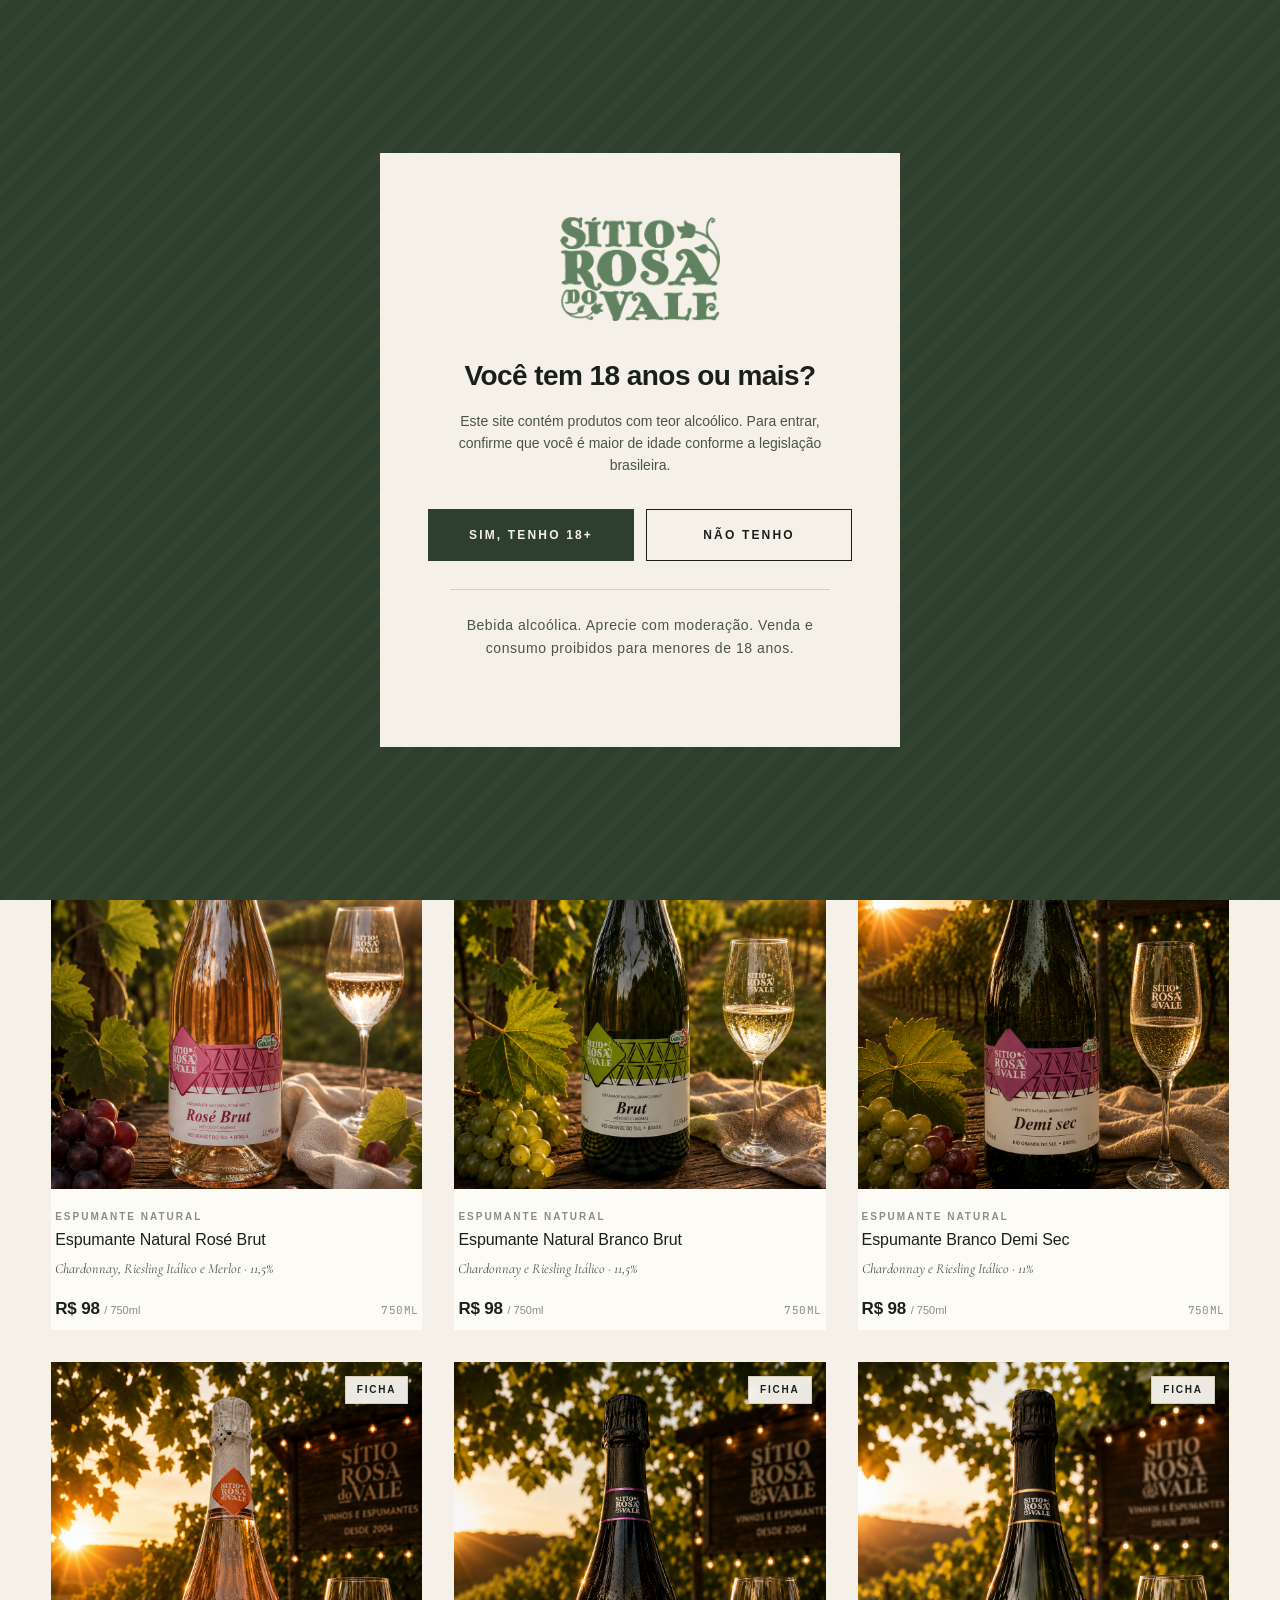
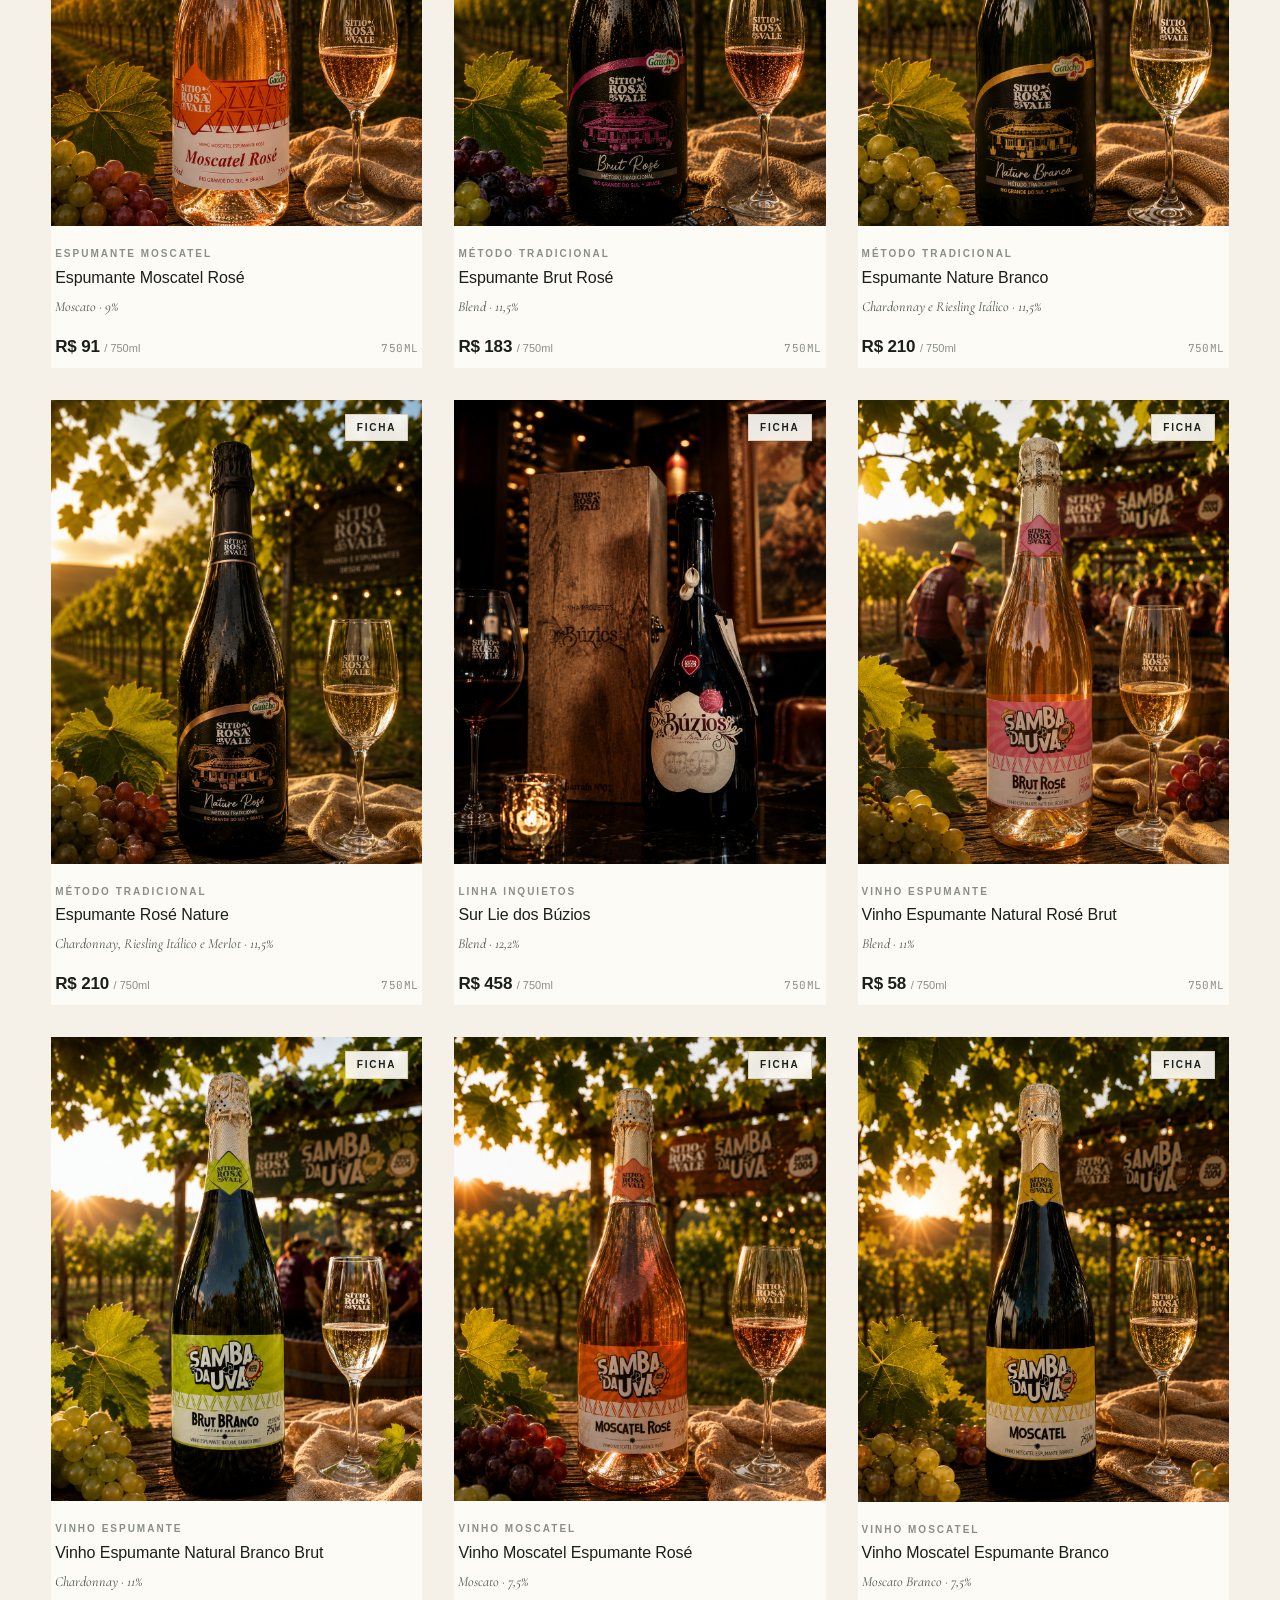
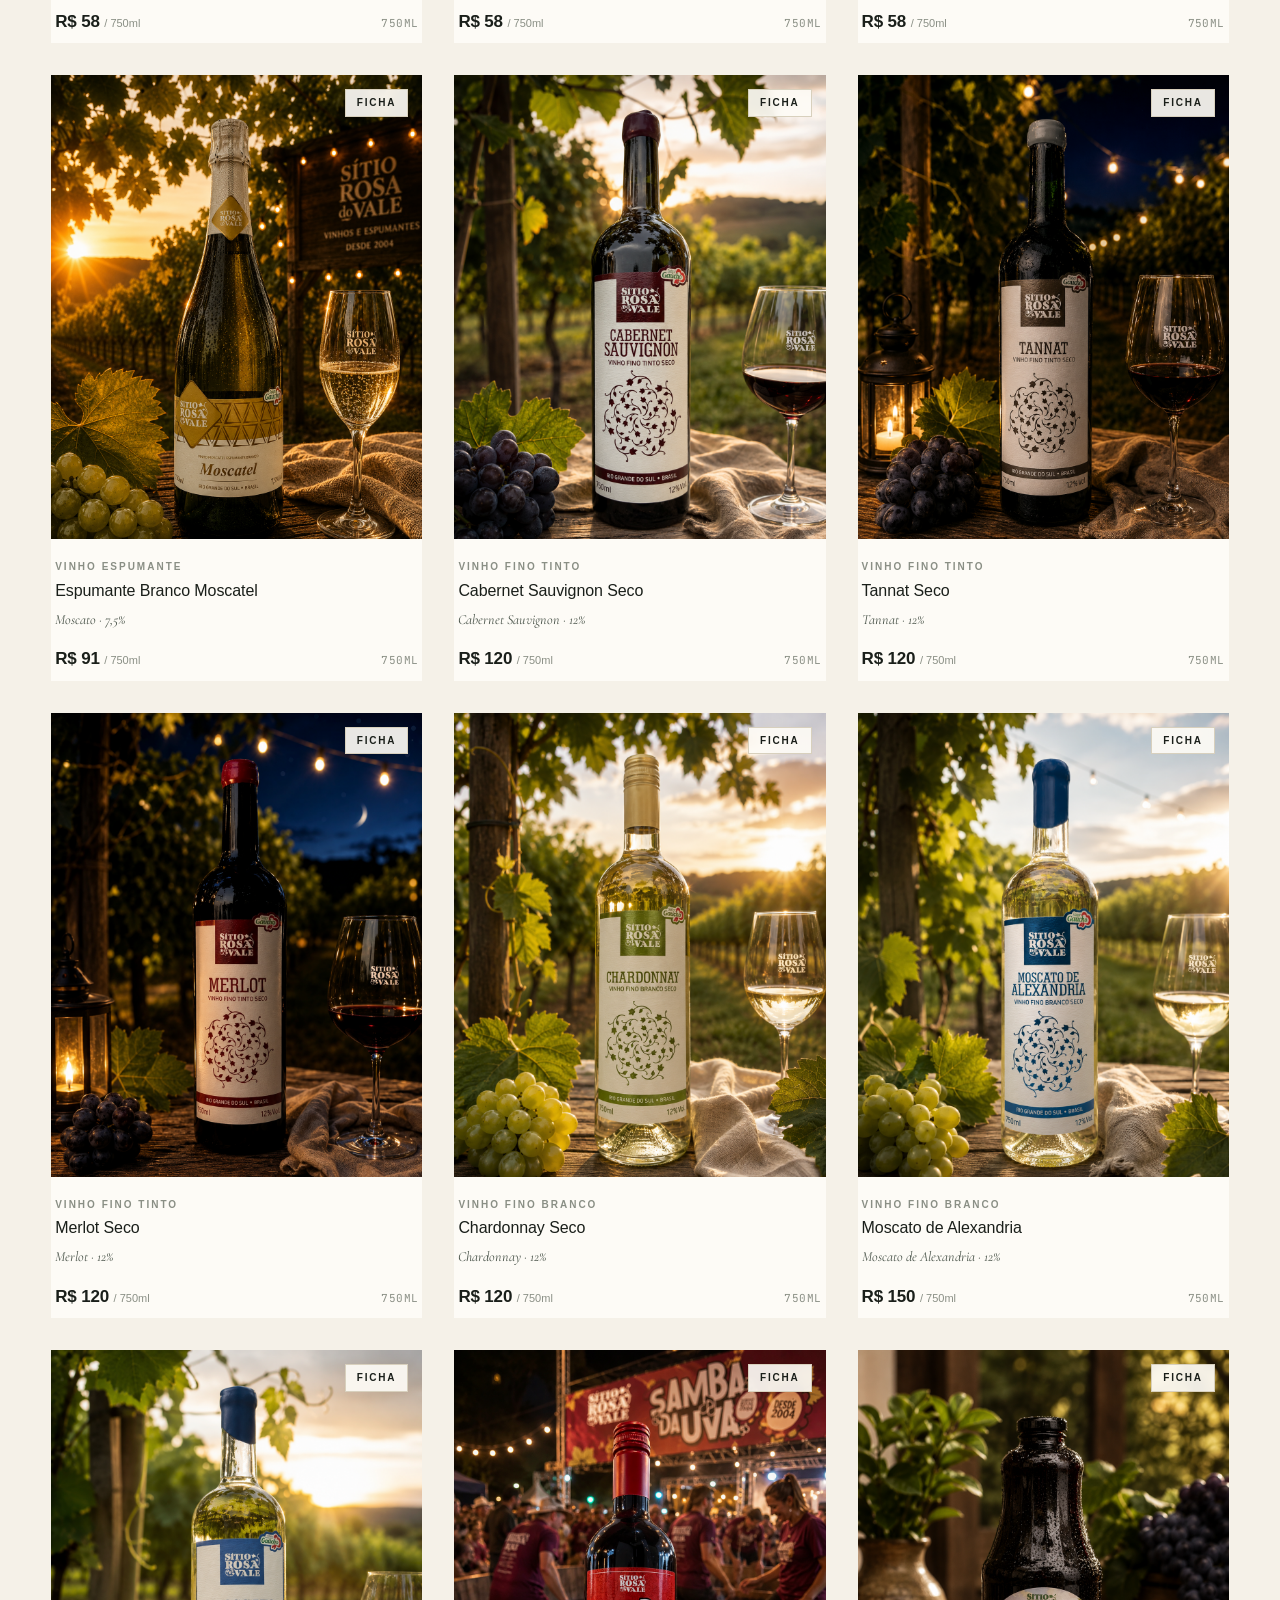
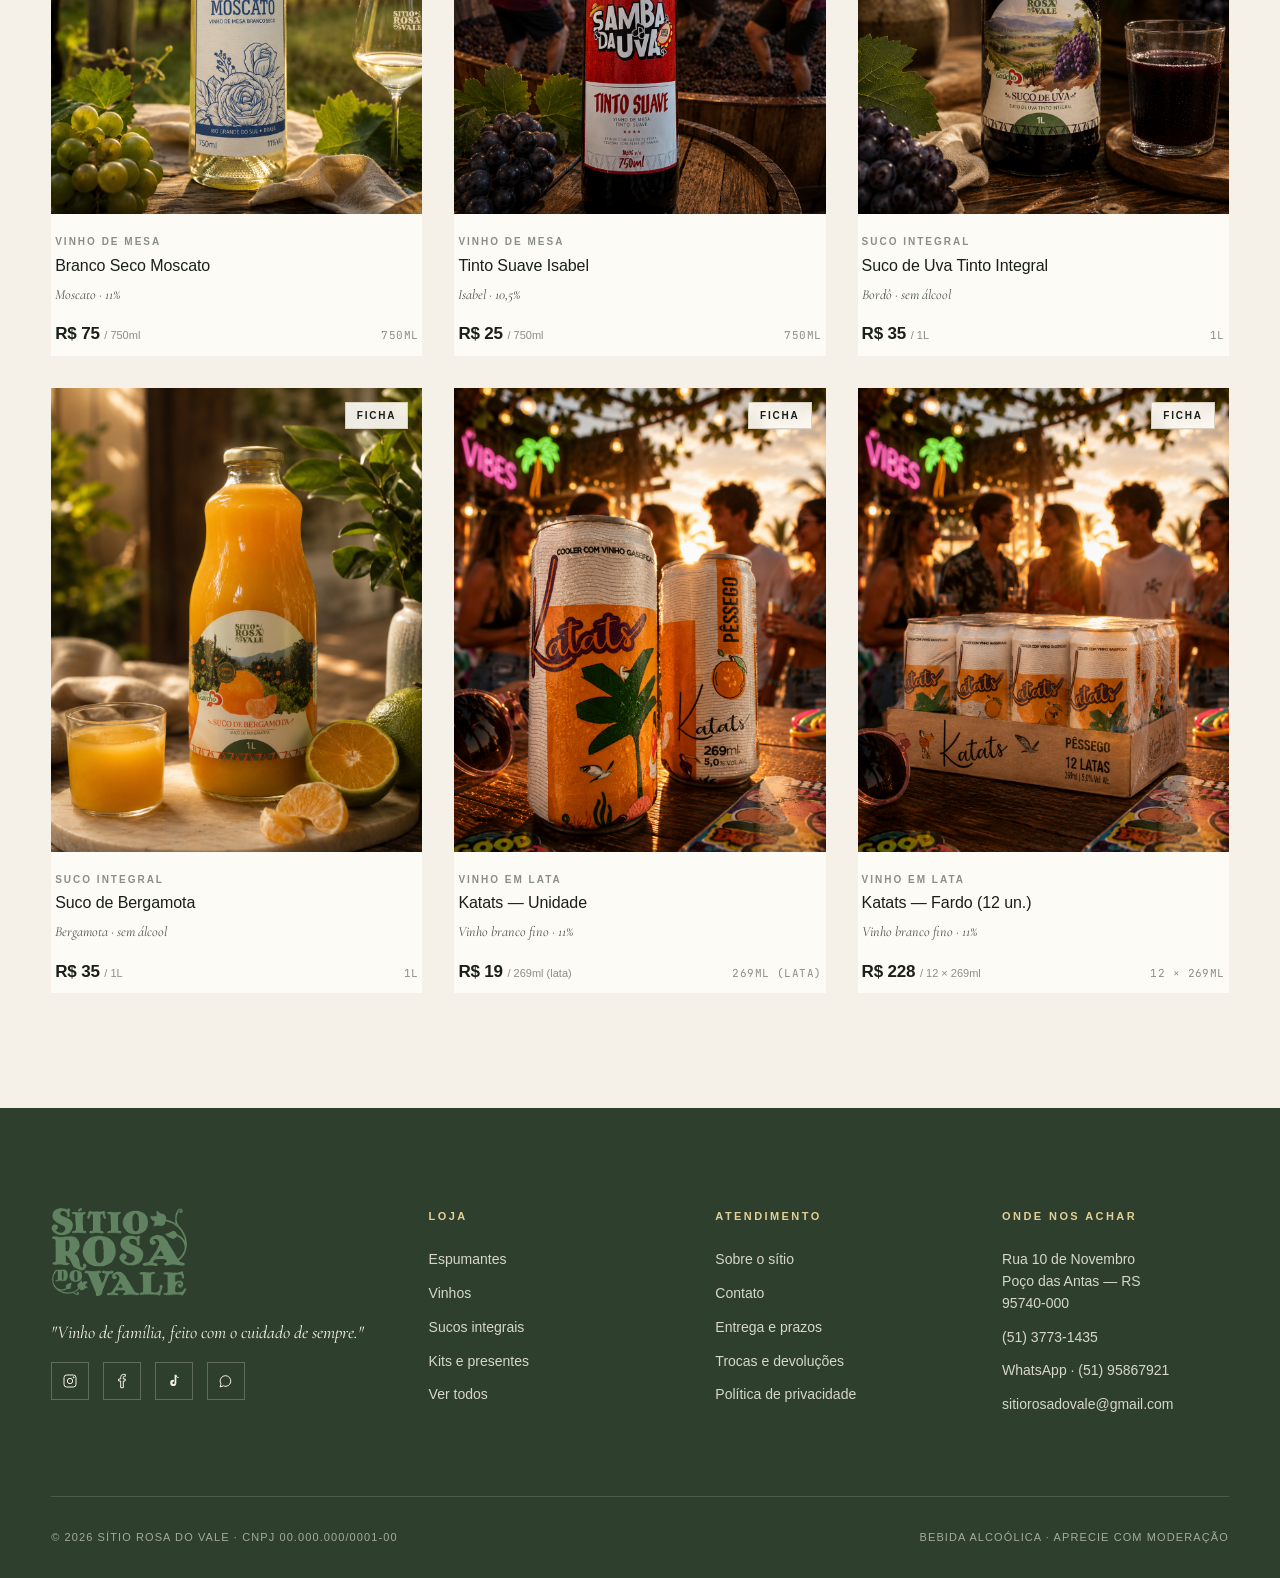
<file: loja.html>
﻿<!DOCTYPE html>
<html lang="pt-BR">
<head>
<meta charset="UTF-8">
<link rel="icon" type="image/png" href="Imagens/logo.png">
<meta name="viewport" content="width=device-width, initial-scale=1.0">
<title>Loja — Sítio Rosa do Vale</title>
<link rel="preconnect" href="https://fonts.googleapis.com">
<link rel="preconnect" href="https://fonts.gstatic.com" crossorigin>
<link href="https://fonts.googleapis.com/css2?family=Cormorant+Garamond:ital,wght@0,400;0,500;1,400;1,500&family=JetBrains+Mono:wght@400;500&display=swap" rel="stylesheet">
<link rel="stylesheet" href="styles.css">
<style>
  .shop-hero {
    background: var(--cream-light);
    padding: clamp(60px, 8vw, 100px) 0 clamp(40px, 5vw, 60px);
    border-bottom: 1px solid var(--line);
  }
  .shop-hero__grid { display: grid; grid-template-columns: 1.5fr 1fr; gap: 60px; align-items: end; }
  @media (max-width: 800px) { .shop-hero__grid { grid-template-columns: 1fr; gap: 24px; } }
  .shop-hero h1 { font-size: clamp(40px, 6vw, 88px); font-weight: 700; line-height: 0.95; letter-spacing: -0.03em; text-transform: uppercase; }
  .shop-hero h1 em { font-family: var(--serif); font-style: italic; font-weight: 400; color: var(--green); text-transform: none; letter-spacing: 0; }
  .shop-hero p { font-size: 15px; color: var(--ink-soft); line-height: 1.6; max-width: 380px; }
  .shop-hero .eyebrow { display: block; margin-bottom: 14px; }

  /* category chips */
  .cat-chips {
    display: flex;
    gap: 8px;
    flex-wrap: wrap;
    padding: 28px 0;
    border-bottom: 1px solid var(--line);
    background: var(--cream);
  }
  .chip {
    padding: 10px 18px;
    font-size: 11px;
    font-weight: 700;
    letter-spacing: 0.14em;
    text-transform: uppercase;
    border: 1px solid var(--line);
    background: transparent;
    color: var(--ink);
    transition: all 0.2s;
    cursor: pointer;
  }
  .chip:hover { border-color: var(--ink); }
  .chip.active { background: var(--green-deep); color: var(--cream); border-color: var(--green-deep); }
  .chip__count { color: var(--ink-muted); margin-left: 6px; font-weight: 400; }
  .chip.active .chip__count { color: var(--gold-soft); }

  /* shop layout */
  .shop {
    padding: clamp(40px, 6vw, 80px) 0 clamp(60px, 9vw, 120px);
  }

  /* listing toolbar */
  .toolbar {
    display: flex;
    justify-content: space-between;
    align-items: center;
    margin-bottom: 32px;
    padding-bottom: 20px;
    border-bottom: 1px solid var(--line);
    flex-wrap: wrap;
    gap: 16px;
  }
  .toolbar__count { font-size: 12px; letter-spacing: 0.14em; text-transform: uppercase; color: var(--ink-muted); font-weight: 600; }
  .toolbar__sort { display: flex; align-items: center; gap: 10px; font-size: 12px; letter-spacing: 0.14em; text-transform: uppercase; }
  .toolbar__sort select { border: 1px solid var(--ink); background: transparent; padding: 8px 30px 8px 12px; font: inherit; font-size: 12px; letter-spacing: 0.14em; text-transform: uppercase; font-weight: 700; }

  /* grid: 3 cols on shop page */
  .shop .product-grid { grid-template-columns: repeat(3, 1fr); gap: 32px; }
  @media (max-width: 1100px) { .shop .product-grid { grid-template-columns: repeat(2, 1fr); } }
  @media (max-width: 540px) { .shop .product-grid { grid-template-columns: 1fr; } }

  /* pagination */
  .pagination {
    margin-top: 64px;
    padding-top: 32px;
    border-top: 1px solid var(--line);
    display: flex;
    justify-content: space-between;
    align-items: center;
  }
  .page-nums { display: flex; gap: 8px; }
  .page-num { width: 40px; height: 40px; display: flex; align-items: center; justify-content: center; font-size: 13px; font-weight: 600; border: 1px solid var(--line); }
  .page-num.active { background: var(--green-deep); color: var(--cream); border-color: var(--green-deep); }
  .page-arrow { padding: 0 16px; height: 40px; display: inline-flex; align-items: center; gap: 8px; font-size: 11px; letter-spacing: 0.16em; text-transform: uppercase; font-weight: 700; border: 1px solid var(--ink); }
  .page-arrow:hover { background: var(--ink); color: var(--cream); }
  .page-arrow--disabled { opacity: 0.3; pointer-events: none; }

  /* featured banner inside grid */
  .grid-banner {
    background: var(--green-deep);
    color: var(--cream);
    padding: 32px;
    display: flex;
    flex-direction: column;
    justify-content: space-between;
    min-height: 100%;
    aspect-ratio: 4 / 5;
  }
  .grid-banner__num { font-family: var(--serif); font-style: italic; font-size: 22px; color: var(--gold-soft); }
  .grid-banner h3 { font-size: 28px; line-height: 1.05; font-weight: 700; letter-spacing: -0.015em; text-transform: uppercase; margin-top: auto; }
  .grid-banner h3 em { font-family: var(--serif); font-style: italic; font-weight: 400; color: var(--gold-soft); text-transform: none; letter-spacing: 0; }
  .grid-banner p { font-size: 13px; line-height: 1.5; color: rgba(245,241,232,0.8); margin-top: 14px; margin-bottom: 24px; }
  .grid-banner a { font-size: 11px; letter-spacing: 0.18em; text-transform: uppercase; font-weight: 700; padding-bottom: 4px; border-bottom: 1px solid var(--gold-soft); color: var(--gold-soft); align-self: flex-start; }
</style>
</head>
<body>

<!-- AGE MODAL -->
<div class="age-modal" data-age-modal hidden>
  <div class="age-card">
    <div class="age-card__mark brand-mark"><img src="Imagens/logo.png" alt="Sítio Rosa do Vale" class="brand-mark__logo"></div>
    <h2>Você tem 18 anos ou mais?</h2>
    <p>Este site contém produtos com teor alcoólico. Para entrar, confirme que você é maior de idade conforme a legislação brasileira.</p>
    <div class="age-card__actions">
      <button class="btn btn-primary" data-age-yes>Sim, tenho 18+</button>
      <button class="btn btn-outline" data-age-no>Não tenho</button>
    </div>
    <p class="age-card__legal">Bebida alcoólica. Aprecie com moderação. Venda e consumo proibidos para menores de 18 anos.</p>
  </div>
</div>

<!-- BOTTLE SYMBOL -->
<svg style="position:absolute;width:0;height:0;overflow:hidden" aria-hidden="true">
  <symbol id="bottle" viewBox="0 0 120 360">
    <path d="M48 4 L72 4 L72 70 Q72 84 86 100 Q100 116 100 140 L100 340 Q100 356 84 356 L36 356 Q20 356 20 340 L20 140 Q20 116 34 100 Q48 84 48 70 Z" fill="var(--bottle-glass, #2e3f2e)"/>
    <path d="M72 70 Q72 84 86 100 Q100 116 100 140 L100 340 Q100 356 84 356 L74 356 L74 100 Z" fill="var(--bottle-glass-2, #1a1f1a)" opacity="0.45"/>
    <path d="M28 130 Q26 200 28 320 L34 320 L36 130 Z" fill="rgba(255,255,255,0.14)"/>
    <rect x="44" y="0" width="32" height="58" fill="var(--bottle-cap, #1a1f1a)"/>
    <rect x="44" y="52" width="32" height="6" fill="rgba(0,0,0,0.3)"/>
    <rect x="22" y="180" width="76" height="130" fill="var(--bottle-label, #faf7f0)"/>
    <text x="60" y="206" text-anchor="middle" font-family="Helvetica" font-size="8" font-weight="700" letter-spacing="2" fill="#1a1f1a">ROSA DO VALE</text>
    <line x1="36" y1="216" x2="84" y2="216" stroke="#608260" stroke-width="0.8"/>
    <text x="60" y="245" text-anchor="middle" font-family="Georgia" font-size="20" font-style="italic" fill="#1a1f1a">2024</text>
    <line x1="36" y1="258" x2="84" y2="258" stroke="#608260" stroke-width="0.8"/>
    <text x="60" y="278" text-anchor="middle" font-family="Helvetica" font-size="7" letter-spacing="1.5" fill="#608260">RESERVA</text>
    <text x="60" y="294" text-anchor="middle" font-family="Helvetica" font-size="6" letter-spacing="1" fill="#8a8f85">POÇO DAS ANTAS · RS</text>
  </symbol>
</svg>

<!-- PROMO -->
<div class="promo-bar">
  <span>Frete grátis Sul e Sudeste acima de R$ 400</span>
  <span>Centro-Oeste, Norte e Nordeste acima de R$ 500</span>
</div>

<!-- HEADER -->
<header class="site-header">
  <div class="container site-header__inner">
    <nav class="site-nav">
      <a href="index.html">Início</a>
      <a href="sobre.html">Sobre o sítio</a>
      <a href="loja.html" class="active">Loja</a>
      <a href="samba-da-uva.html">Samba da Uva</a>
      <a href="contato.html">Contato</a>
    </nav>
    <a href="index.html" class="brand-mark"><img src="Imagens/logo.png" alt="S�tio Rosa do Vale" class="brand-mark__logo"></a>
    <div class="site-tools">
      <button class="tool-btn" aria-label="Buscar"><svg viewBox="0 0 24 24" fill="none" stroke="currentColor" stroke-width="1.6"><circle cx="11" cy="11" r="7"/><path d="M21 21l-4.3-4.3"/></svg></button>
      <a href="conta.html" class="tool-link">Entrar</a>
      <span class="tool-divider"></span>
      <a href="carrinho.html" class="tool-btn" aria-label="Carrinho"><svg viewBox="0 0 24 24" fill="none" stroke="currentColor" stroke-width="1.6"><path d="M3 5h2l3 12h11l3-8H7"/><circle cx="9" cy="21" r="1.4"/><circle cx="18" cy="21" r="1.4"/></svg><span class="badge">2</span></a>
    </div>
  </div>
</header>

<!-- SHOP HERO -->
<section class="shop-hero">
  <div class="container shop-hero__grid">
    <div>
      <span class="eyebrow">Loja · Safra 2024</span>
      <h1>A cantina,<br>na sua <em>casa.</em></h1>
    </div>
    <div>
      <p>Doze rótulos saídos diretamente da nossa cantina em Poço das Antas. Vinhos, espumantes e sucos integrais — feitos no mesmo ritmo das estações, no mesmo cuidado de sempre.</p>
    </div>
  </div>
</section>

<!-- CATEGORY CHIPS -->
<div class="cat-chips">
  <div class="container" id="cat-chips-inner" style="display:flex; gap:8px; flex-wrap:wrap;">
    <!-- chips renderizados por loja.js -->
  </div>
</div>

<!-- SHOP -->
<section class="shop">
  <div class="container">
    <div class="shop__grid">

      <!-- LISTING -->
      <div>
        <div class="toolbar">
          <div class="toolbar__count"><span id="toolbar-count">—</span></div>
          <div class="toolbar__sort">
            <label for="sort">Ordenar:</label>
            <select id="sort">
              <option>Mais vendidos</option>
              <option>Lançamentos</option>
              <option>Menor preço</option>
              <option>Maior preço</option>
              <option>A–Z</option>
            </select>
          </div>
        </div>

        <div class="product-grid" id="product-grid">
          <!-- produtos renderizados por loja.js -->
          <a href="produto.html" class="product-card">
            <div class="product-card__media">
              <span class="product-card__tag">Novidade</span>
              <svg class="bottle-svg bottle-rose" viewBox="0 0 120 360"><use href="#bottle"/></svg>
              <div class="product-card__quick"><button class="quick-add">Adicionar ao carrinho</button><button class="quick-fav"><svg width="16" height="16" viewBox="0 0 24 24" fill="none" stroke="currentColor" stroke-width="1.6"><path d="M20.8 4.6a5.5 5.5 0 00-7.8 0L12 5.7l-1-1.1a5.5 5.5 0 00-7.8 7.8l1 1L12 21l7.8-7.6 1-1a5.5 5.5 0 000-7.8z"/></svg></button></div>
            </div>
            <div class="product-card__body">
              <span class="product-card__cat">Espumante natural</span>
              <h3 class="product-card__name">Espumante Natural Rosé Brut</h3>
              <span class="product-card__meta">Pinot Noir · Método Charmat</span>
              <div class="product-card__foot"><span class="product-card__price">R$ 98 <small>/ 750ml</small></span><span class="mono">750ml</span></div>
            </div>
          </a>
          <!-- produtos renderizados por loja.js (cont.)
            </div>
          </a>
          -->
        </div>
      </div>
    </div>
  </div>
</section>

<!-- FOOTER -->
<footer class="site-footer">
  <div class="container">
    <div class="footer-grid">
      <div class="footer-brand">
        <div class="brand-mark"><img src="Imagens/logo.png" alt="Sítio Rosa do Vale" class="brand-mark__logo"></div>
        <p class="footer-tag">"Vinho de família, feito com o cuidado de sempre."</p>
        <div class="socials">
          <a href="https://www.instagram.com/sitiorosadovale" aria-label="Instagram"><svg viewBox="0 0 24 24" fill="none" stroke="currentColor" stroke-width="1.5"><rect x="3" y="3" width="18" height="18" rx="4"/><circle cx="12" cy="12" r="4"/><circle cx="17.5" cy="6.5" r="0.8" fill="currentColor"/></svg></a>
          <a href="https://www.facebook.com/sitiorosadovale" aria-label="Facebook"><svg viewBox="0 0 24 24" fill="none" stroke="currentColor" stroke-width="1.5"><path d="M14 9V6.5a1.5 1.5 0 011.5-1.5H17V2h-2.5A4.5 4.5 0 0010 6.5V9H7v3h3v10h4V12h2.5l.5-3H14z"/></svg></a>
          <a href="https://www.tiktok.com/@sitio.rosa.do.val" aria-label="TikTok"><svg viewBox="0 0 24 24" fill="currentColor"><path d="M19.5 7.5a5 5 0 01-4-2v9.4a4.6 4.6 0 11-4.6-4.6c.3 0 .6 0 .9.1v3a1.6 1.6 0 101.1 1.5V2.5h2.7a5 5 0 003.9 4.4v.6z"/></svg></a>
          <a href="https://api.whatsapp.com/message/KKW2J4B2ZCNXG1" aria-label="WhatsApp"><svg viewBox="0 0 24 24" fill="none" stroke="currentColor" stroke-width="1.5"><path d="M3 21l1.6-4.4A8 8 0 1112 20a8 8 0 01-3.6-.8L3 21z"/></svg></a>
        </div>
      </div>
      <div class="footer-col"><h4>Loja</h4><ul><li><a href="loja.html?cat=espumantes">Espumantes</a></li><li><a href="loja.html?cat=vinhos">Vinhos</a></li><li><a href="loja.html?cat=sucos">Sucos integrais</a></li><li><a href="loja.html?cat=kits">Kits e presentes</a></li><li><a href="loja.html">Ver todos</a></li></ul></div>
      <div class="footer-col"><h4>Atendimento</h4><ul><li><a href="sobre.html">Sobre o sítio</a></li><li><a href="contato.html">Contato</a></li><li><a href="politicas.html">Entrega e prazos</a></li><li><a href="politicas.html#troca">Trocas e devoluções</a></li><li><a href="politicas.html#privacidade">Política de privacidade</a></li></ul></div>
      <div class="footer-col"><h4>Onde nos achar</h4><ul><li>Rua 10 de Novembro<br>Poço das Antas — RS<br>95740-000</li><li><a href="tel:5137731435">(51) 3773-1435</a></li><li><a href="https://wa.me/555195867921">WhatsApp · (51) 95867921</a></li><li><a href="mailto:sitiorosadovale@gmail.com">sitiorosadovale@gmail.com</a></li></ul></div>
    </div>
    <div class="footer-bottom">
      <span>© <span data-year>2026</span> Sítio Rosa do Vale · CNPJ 00.000.000/0001-00</span>
      <span>Bebida alcoólica · Aprecie com moderação</span>
    </div>
  </div>
</footer>

<script src="produtos.js"></script>
<script src="cart.js"></script>
<script src="loja.js"></script>
<script src="site.js" defer></script>
</body>
</html>
</file>
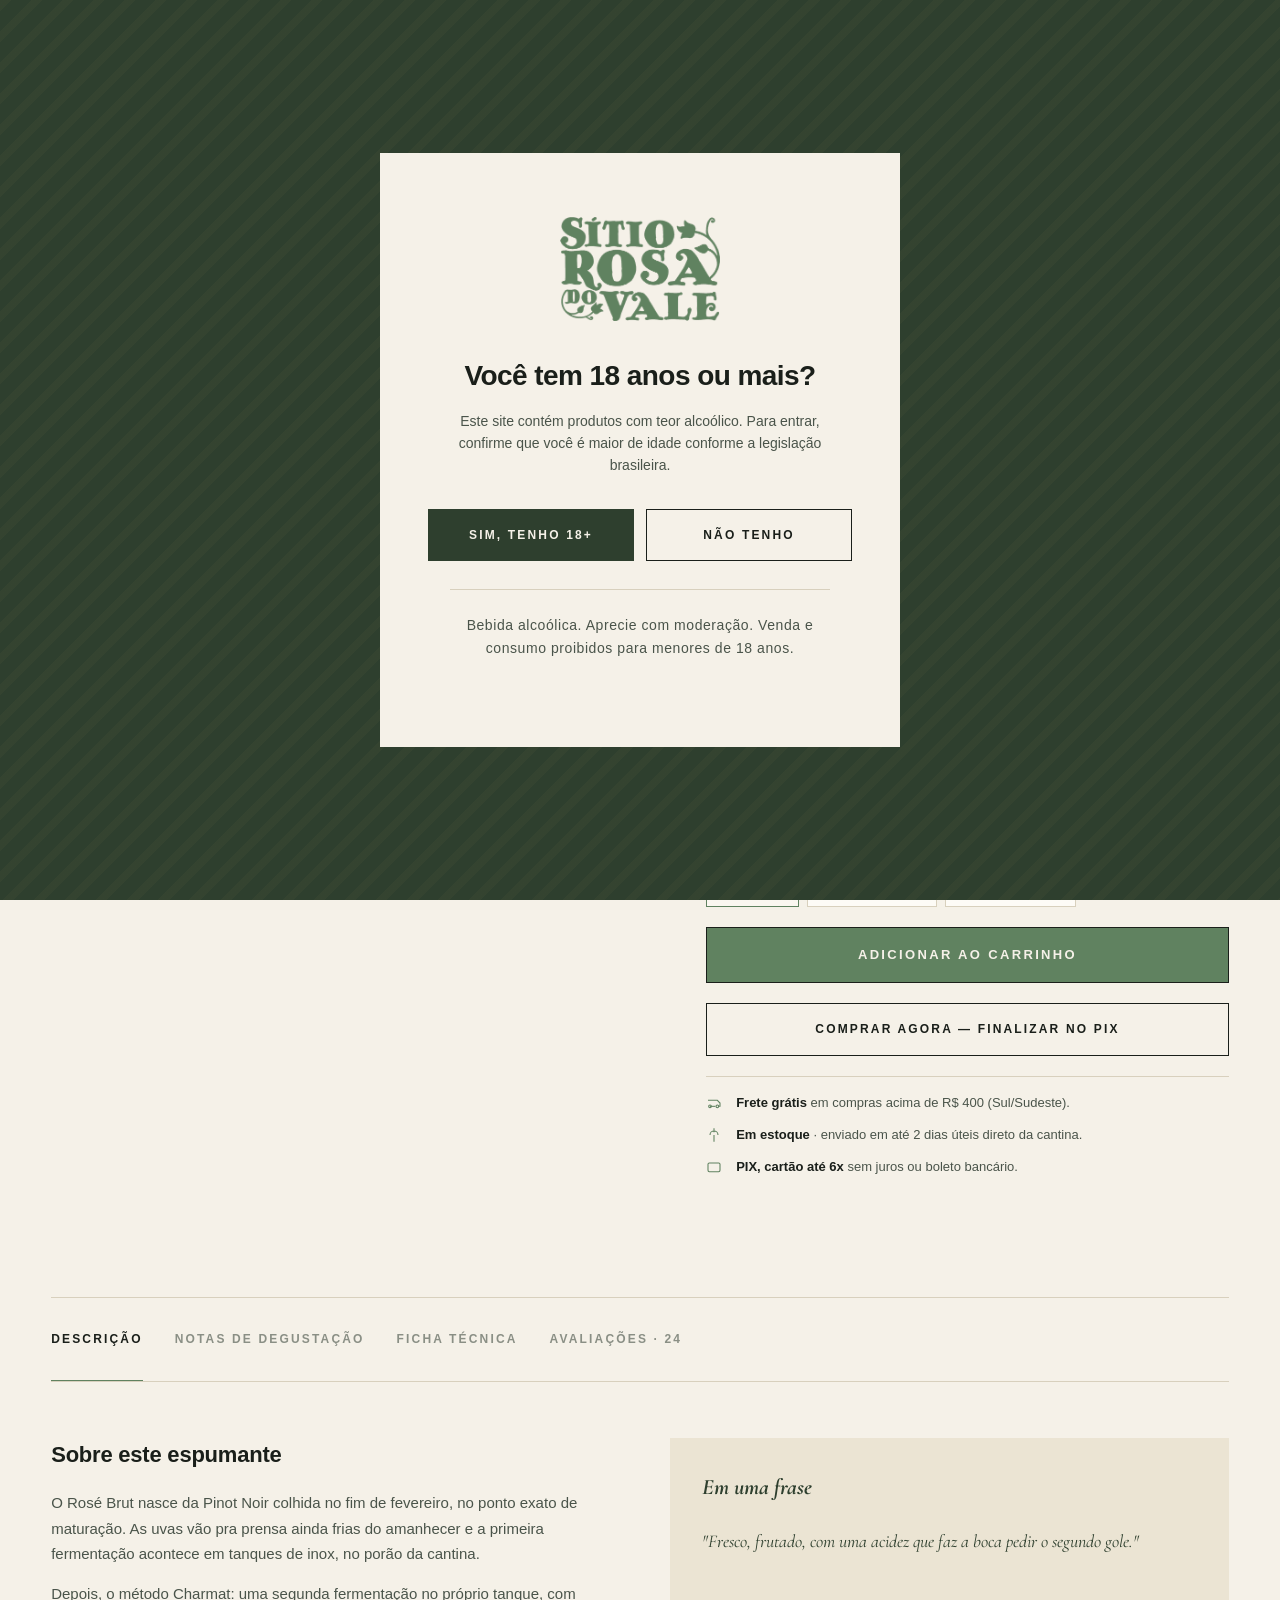
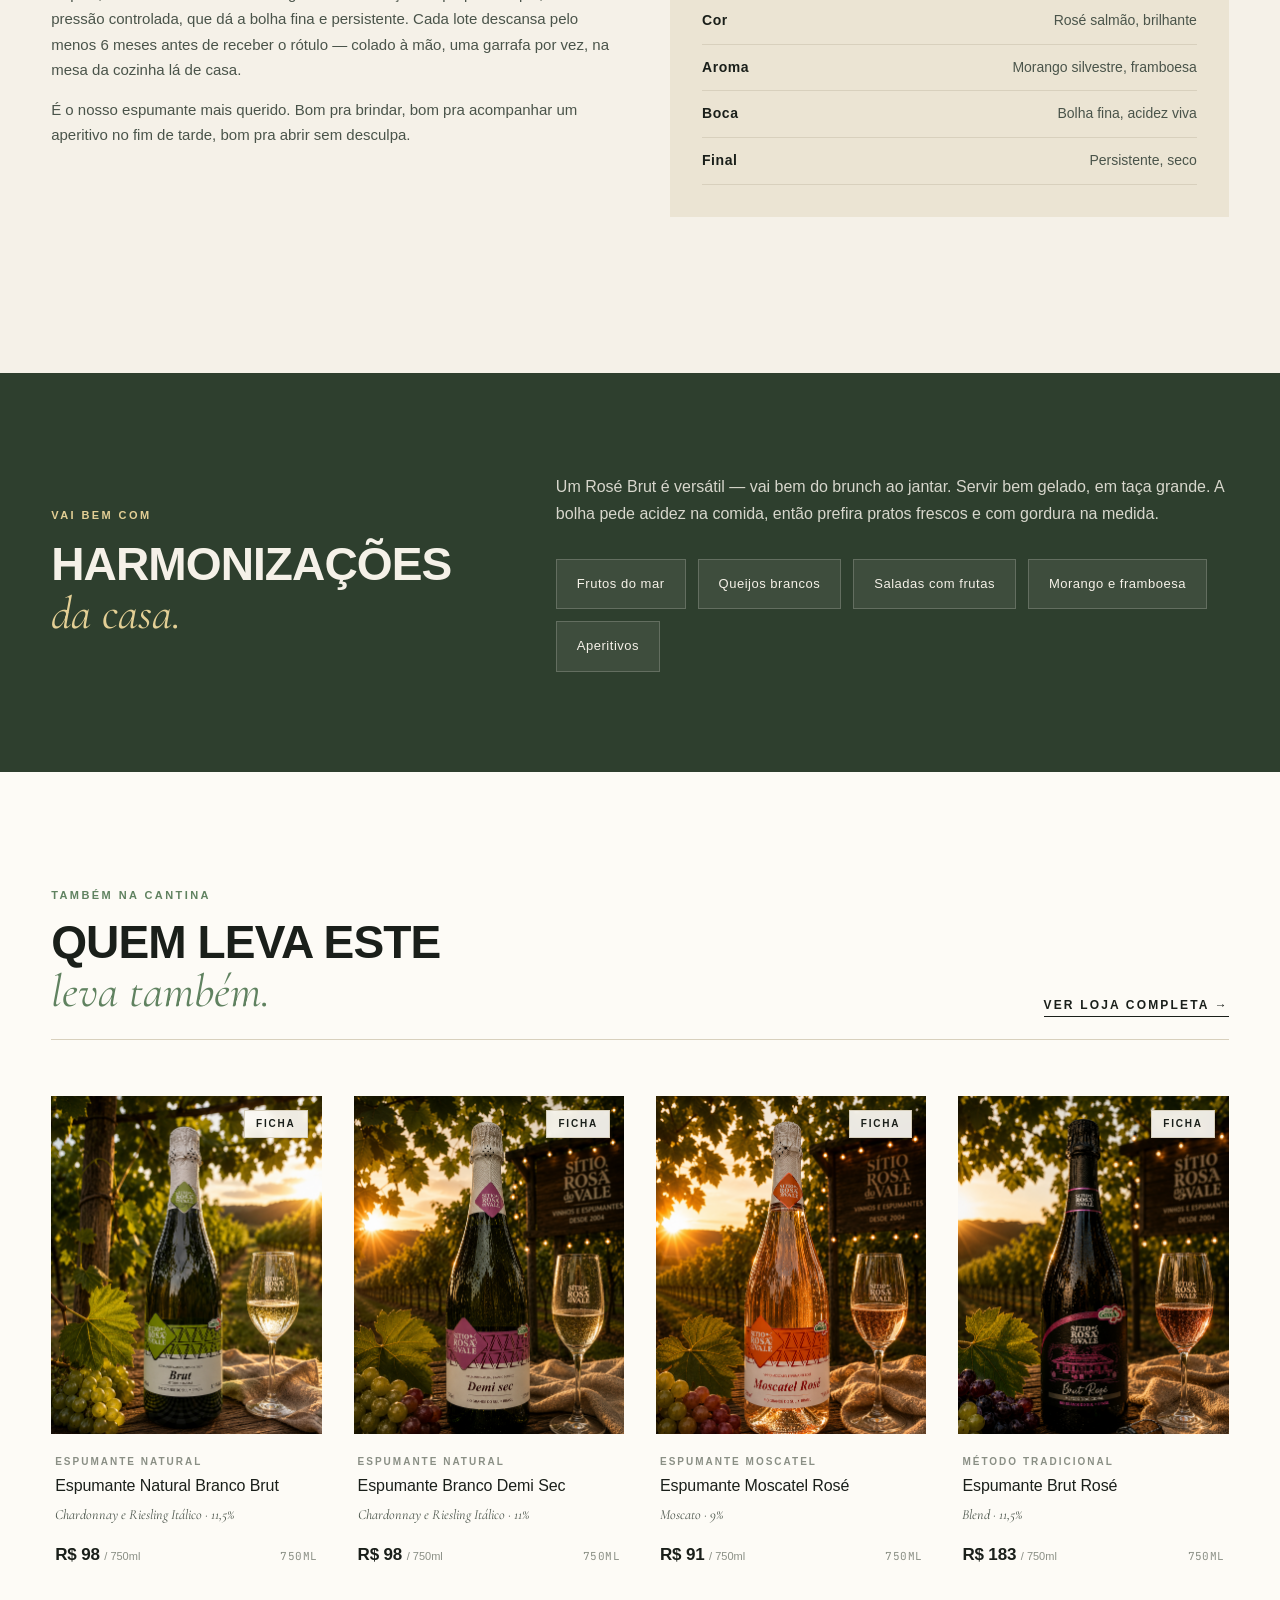
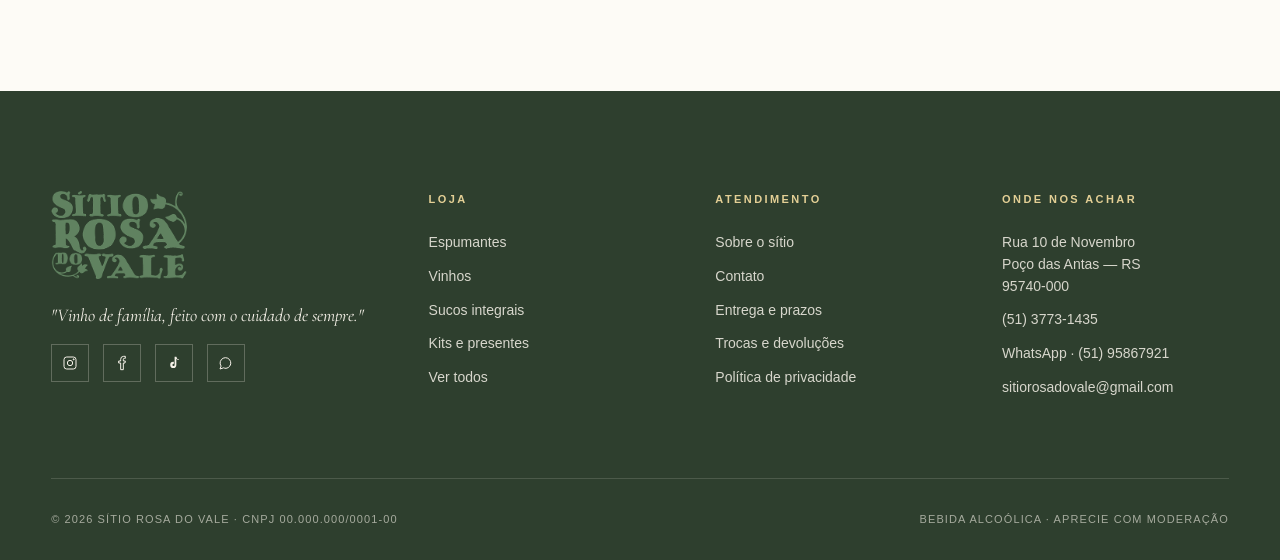
<file: produto.html>
﻿<!DOCTYPE html>
<html lang="pt-BR">
<head>
<meta charset="UTF-8">
<link rel="icon" type="image/png" href="Imagens/logo.png">
<meta name="viewport" content="width=device-width, initial-scale=1.0">
<title>Espumante Natural Rosé Brut — Sítio Rosa do Vale</title>
<link rel="preconnect" href="https://fonts.googleapis.com">
<link rel="preconnect" href="https://fonts.gstatic.com" crossorigin>
<link href="https://fonts.googleapis.com/css2?family=Cormorant+Garamond:ital,wght@0,400;0,500;1,400;1,500&family=JetBrains+Mono:wght@400;500&display=swap" rel="stylesheet">
<link rel="stylesheet" href="styles.css">
<style>
  .product-page { padding: clamp(40px, 6vw, 80px) 0 clamp(60px, 9vw, 100px); }
  .product-page__grid {
    display: grid;
    grid-template-columns: 1.1fr 1fr;
    gap: 80px;
    align-items: start;
  }
  @media (max-width: 980px) { .product-page__grid { grid-template-columns: 1fr; gap: 40px; } }

  /* Gallery */
  .gallery { display: flex; flex-direction: column; gap: 16px; }
  .gallery__main {
    aspect-ratio: 1 / 1.1;
    background: var(--cream-soft);
    display: flex;
    align-items: center;
    justify-content: center;
    position: relative;
  }
  .gallery__main .bottle-svg { height: 85%; filter: drop-shadow(0 30px 40px rgba(46,63,46,0.25)); }
  .gallery__main .ph__label { position: absolute; top: 18px; left: 18px; font-family: var(--mono); font-size: 10px; letter-spacing: 0.08em; text-transform: uppercase; padding: 6px 10px; background: rgba(253, 251, 246, 0.92); color: var(--ink-muted); }
  .gallery__main .badge-corner {
    position: absolute;
    top: 18px;
    right: 18px;
    background: var(--wine);
    color: var(--cream);
    padding: 10px 16px;
    font-size: 10px;
    font-weight: 700;
    letter-spacing: 0.2em;
    text-transform: uppercase;
  }
  .gallery__thumbs { display: grid; grid-template-columns: repeat(4, 1fr); gap: 12px; }
  .gallery__thumb {
    aspect-ratio: 1;
    background: var(--cream-soft);
    display: flex;
    align-items: center;
    justify-content: center;
    cursor: pointer;
    border: 1px solid transparent;
    transition: border 0.2s;
  }
  .gallery__thumb:hover { border-color: var(--ink); }
  .gallery__thumb.active { border-color: var(--green); }
  .gallery__thumb .bottle-svg { height: 70%; }

  /* Info */
  .info { display: flex; flex-direction: column; gap: 20px; padding-top: 16px; }
  .info__cat { font-size: 11px; letter-spacing: 0.2em; text-transform: uppercase; color: var(--green); font-weight: 700; }
  .info__name { font-size: clamp(32px, 4.5vw, 56px); font-weight: 700; letter-spacing: -0.025em; line-height: 1; }
  .info__name em { font-family: var(--serif); font-style: italic; font-weight: 400; color: var(--green); text-transform: none; letter-spacing: 0; }
  .info__sub { font-family: var(--serif); font-style: italic; font-size: 22px; color: var(--ink-soft); }

  .info__rating { display: flex; align-items: center; gap: 12px; font-size: 12px; color: var(--ink-muted); letter-spacing: 0.06em; }
  .stars { display: inline-flex; gap: 2px; color: var(--gold-deep); }

  .info__price-row { display: flex; align-items: baseline; gap: 16px; padding: 24px 0; border-top: 1px solid var(--line); border-bottom: 1px solid var(--line); }
  .info__price { font-size: 42px; font-weight: 700; letter-spacing: -0.025em; line-height: 1; }
  .info__installments { font-size: 13px; color: var(--ink-soft); }
  .info__installments strong { color: var(--ink); font-weight: 700; }
  .info__pix { background: var(--green); color: var(--cream); padding: 4px 10px; font-size: 11px; font-weight: 700; letter-spacing: 0.12em; text-transform: uppercase; }

  .info__lead { font-size: 15px; line-height: 1.65; color: var(--ink-soft); max-width: 540px; }

  /* Variants */
  .variants { display: flex; flex-direction: column; gap: 12px; }
  .variants__label { font-size: 11px; letter-spacing: 0.16em; text-transform: uppercase; font-weight: 700; }
  .variants__pills { display: flex; gap: 8px; }
  .variants__pill {
    padding: 12px 18px;
    border: 1px solid var(--line);
    background: var(--paper);
    font-size: 13px;
    font-weight: 600;
    cursor: pointer;
    display: flex;
    flex-direction: column;
    align-items: flex-start;
    line-height: 1.2;
  }
  .variants__pill small { font-size: 10px; color: var(--ink-muted); font-weight: 400; text-transform: uppercase; letter-spacing: 0.1em; margin-top: 4px; }
  .variants__pill.active { border-color: var(--green); background: var(--cream-light); }

  /* Qty + buy */
  .buy-row { display: flex; gap: 12px; align-items: stretch; }

  /* Product page stepper */
  .prod-stepper {
    display: flex;
    align-items: stretch;
    height: 56px;
    flex: 1;
    border: 1.5px solid var(--ink);
    overflow: hidden;
    background: var(--paper);
    transition: border-color 0.2s;
  }
  .prod-stepper__dn,
  .prod-stepper__up {
    flex-shrink: 0;
    width: 56px;
    display: flex;
    align-items: center;
    justify-content: center;
    font-size: 26px;
    font-weight: 300;
    color: var(--ink);
    background: none;
    border: none;
    cursor: pointer;
    -webkit-tap-highlight-color: transparent;
    transition: background 0.12s;
  }
  .prod-stepper__dn:hover,
  .prod-stepper__up:hover { background: var(--cream-soft); }
  .prod-stepper__dn:active,
  .prod-stepper__up:active { background: var(--green-soft); }
  .prod-stepper__mid {
    flex: 1;
    display: flex;
    flex-direction: column;
    align-items: center;
    justify-content: center;
    gap: 2px;
    border-left: 1px solid var(--line);
    border-right: 1px solid var(--line);
    pointer-events: none;
    user-select: none;
  }
  .prod-stepper__n {
    font-size: 22px;
    font-weight: 700;
    color: var(--ink);
    line-height: 1;
  }
  .prod-stepper__label {
    font-size: 10px;
    font-weight: 700;
    letter-spacing: 0.14em;
    text-transform: uppercase;
    color: var(--ink-muted);
  }
  /* Zero state: full-width green "Adicionar" button */
  .prod-stepper.is-zero .prod-stepper__dn  { display: none; }
  .prod-stepper.is-zero .prod-stepper__mid { display: none; }
  .prod-stepper.is-zero .prod-stepper__up {
    width: 100%;
    font-size: 13px;
    font-weight: 700;
    letter-spacing: 0.18em;
    text-transform: uppercase;
    font-family: var(--sans);
    color: var(--cream);
    background: var(--green);
  }
  .prod-stepper.is-zero .prod-stepper__up:hover { background: var(--green-deep); }
  /* Positive state */
  .prod-stepper:not(.is-zero) { border-color: var(--green); }
  .prod-stepper:not(.is-zero) .prod-stepper__up { color: var(--green-deep); }
  .prod-stepper:not(.is-zero) .prod-stepper__dn { color: var(--wine); }
  .prod-stepper:not(.is-zero) .prod-stepper__n  { color: var(--green-deep); }

  .info__meta { display: flex; flex-direction: column; gap: 12px; padding-top: 16px; border-top: 1px solid var(--line); }
  .meta-row { display: flex; gap: 14px; font-size: 13px; color: var(--ink-soft); }
  .meta-row svg { width: 16px; height: 16px; color: var(--green); flex-shrink: 0; margin-top: 2px; }
  .meta-row strong { color: var(--ink); font-weight: 700; }

  /* Tabs */
  .product-tabs { margin-top: clamp(80px, 10vw, 120px); border-top: 1px solid var(--line); }
  .product-tabs__nav { display: flex; gap: 32px; padding: 24px 0; overflow-x: auto; border-bottom: 1px solid var(--line); }
  .product-tabs__nav button {
    font-size: 12px;
    letter-spacing: 0.18em;
    text-transform: uppercase;
    font-weight: 700;
    padding: 8px 0;
    color: var(--ink-muted);
    white-space: nowrap;
    position: relative;
  }
  .product-tabs__nav button.active { color: var(--ink); }
  .product-tabs__nav button.active::after {
    content: "";
    position: absolute;
    bottom: -25px;
    left: 0; right: 0;
    height: 2px;
    background: var(--green);
  }

  .product-tabs__content {
    padding: 56px 0;
  }
  .tab-panel { display: none; }
  .tab-panel.active { display: grid; grid-template-columns: 1fr 1fr; gap: 60px; }
  @media (max-width: 800px) { .tab-panel.active { grid-template-columns: 1fr; } }

  .tab-panel h3 { font-size: 22px; font-weight: 700; letter-spacing: -0.01em; margin-bottom: 18px; }
  .tab-panel p { font-size: 15px; line-height: 1.7; color: var(--ink-soft); margin-bottom: 14px; }
  .tab-panel ul { list-style: none; }
  .tab-panel ul li { display: flex; justify-content: space-between; padding: 12px 0; border-bottom: 1px solid var(--line); font-size: 14px; }
  .tab-panel ul li strong { letter-spacing: 0.04em; }
  .tab-panel ul li span { color: var(--ink-soft); text-align: right; }

  /* Tasting notes radar */
  .tasting {
    background: var(--cream-soft);
    padding: 32px;
    display: flex;
    flex-direction: column;
    gap: 16px;
  }
  .tasting h4 { font-family: var(--serif); font-style: italic; font-size: 22px; color: var(--green-deep); margin-bottom: 8px; }
  .tasting__bar {
    display: grid;
    grid-template-columns: 110px 1fr;
    gap: 14px;
    align-items: center;
    font-size: 12px;
    letter-spacing: 0.08em;
    text-transform: uppercase;
    font-weight: 600;
  }
  .tasting__bar-track {
    height: 6px;
    background: var(--paper);
    position: relative;
  }
  .tasting__bar-fill {
    position: absolute; top: 0; bottom: 0; left: 0;
    background: var(--green);
  }

  /* Reviews */
  .reviews-summary { background: var(--cream-light); padding: 32px; display: flex; flex-direction: column; align-items: center; text-align: center; }
  .reviews-summary__num { font-size: 64px; font-weight: 700; letter-spacing: -0.04em; line-height: 1; }
  .reviews-summary__num em { font-family: var(--serif); font-style: italic; font-weight: 400; font-size: 0.5em; color: var(--ink-muted); }
  .reviews-list { display: flex; flex-direction: column; gap: 24px; }
  .review { padding: 20px 0; border-bottom: 1px solid var(--line); }
  .review__head { display: flex; justify-content: space-between; margin-bottom: 8px; align-items: baseline; }
  .review__author { font-family: var(--serif); font-style: italic; font-size: 18px; color: var(--green-deep); }
  .review__date { font-size: 11px; letter-spacing: 0.14em; text-transform: uppercase; color: var(--ink-muted); }
  .review__title { font-size: 14px; font-weight: 700; margin-bottom: 6px; }
  .review p { font-size: 14px; line-height: 1.6; color: var(--ink-soft); }

  /* Pairing on product page */
  .pp-pairing { background: var(--green-deep); color: var(--cream); padding: clamp(60px, 8vw, 100px) 0; }
  .pp-pairing .container { display: grid; grid-template-columns: 1fr 1.5fr; gap: 56px; align-items: center; }
  @media (max-width: 900px) { .pp-pairing .container { grid-template-columns: 1fr; } }
  .pp-pairing h2 { color: var(--cream); }
  .pp-pairing h2 em { color: var(--gold-soft); }
  .pp-pairing .eyebrow { color: var(--gold-soft); display:block; margin-bottom: 16px; }
  .pp-pairing__chips { display: flex; gap: 12px; flex-wrap: wrap; margin-top: 32px; }
  .pp-pairing__chip { background: rgba(245,241,232,0.08); border: 1px solid rgba(245,241,232,0.2); padding: 14px 20px; font-size: 13px; letter-spacing: 0.04em; }

  /* Related */
  .related { padding: clamp(60px, 9vw, 120px) 0; background: var(--paper); }
</style>
</head>
<body>

<!-- AGE MODAL -->
<div class="age-modal" data-age-modal hidden>
  <div class="age-card">
    <div class="age-card__mark brand-mark"><img src="Imagens/logo.png" alt="Sítio Rosa do Vale" class="brand-mark__logo"></div>
    <h2>Você tem 18 anos ou mais?</h2>
    <p>Este site contém produtos com teor alcoólico. Para entrar, confirme que você é maior de idade conforme a legislação brasileira.</p>
    <div class="age-card__actions">
      <button class="btn btn-primary" data-age-yes>Sim, tenho 18+</button>
      <button class="btn btn-outline" data-age-no>Não tenho</button>
    </div>
    <p class="age-card__legal">Bebida alcoólica. Aprecie com moderação. Venda e consumo proibidos para menores de 18 anos.</p>
  </div>
</div>

<!-- BOTTLE SYMBOL -->
<svg style="position:absolute;width:0;height:0;overflow:hidden" aria-hidden="true">
  <symbol id="bottle" viewBox="0 0 120 360">
    <path d="M48 4 L72 4 L72 70 Q72 84 86 100 Q100 116 100 140 L100 340 Q100 356 84 356 L36 356 Q20 356 20 340 L20 140 Q20 116 34 100 Q48 84 48 70 Z" fill="var(--bottle-glass, #2e3f2e)"/>
    <path d="M72 70 Q72 84 86 100 Q100 116 100 140 L100 340 Q100 356 84 356 L74 356 L74 100 Z" fill="var(--bottle-glass-2, #1a1f1a)" opacity="0.45"/>
    <path d="M28 130 Q26 200 28 320 L34 320 L36 130 Z" fill="rgba(255,255,255,0.14)"/>
    <rect x="44" y="0" width="32" height="58" fill="var(--bottle-cap, #1a1f1a)"/>
    <rect x="44" y="52" width="32" height="6" fill="rgba(0,0,0,0.3)"/>
    <rect x="22" y="180" width="76" height="130" fill="var(--bottle-label, #faf7f0)"/>
    <text x="60" y="206" text-anchor="middle" font-family="Helvetica" font-size="8" font-weight="700" letter-spacing="2" fill="#1a1f1a">ROSA DO VALE</text>
    <line x1="36" y1="216" x2="84" y2="216" stroke="#608260" stroke-width="0.8"/>
    <text x="60" y="245" text-anchor="middle" font-family="Georgia" font-size="20" font-style="italic" fill="#1a1f1a">2024</text>
    <line x1="36" y1="258" x2="84" y2="258" stroke="#608260" stroke-width="0.8"/>
    <text x="60" y="278" text-anchor="middle" font-family="Helvetica" font-size="7" letter-spacing="1.5" fill="#608260">RESERVA</text>
    <text x="60" y="294" text-anchor="middle" font-family="Helvetica" font-size="6" letter-spacing="1" fill="#8a8f85">POÇO DAS ANTAS · RS</text>
  </symbol>
</svg>

<!-- PROMO -->
<div class="promo-bar">
  <span>Frete grátis Sul e Sudeste acima de R$ 400</span>
  <span>Centro-Oeste, Norte e Nordeste acima de R$ 500</span>
</div>

<!-- HEADER -->
<header class="site-header">
  <div class="container site-header__inner">
    <nav class="site-nav">
      <a href="index.html">Início</a>
      <a href="sobre.html">Sobre o sítio</a>
      <a href="loja.html" class="active">Loja</a>
      <a href="samba-da-uva.html">Samba da Uva</a>
      <a href="contato.html">Contato</a>
    </nav>
    <a href="index.html" class="brand-mark"><img src="Imagens/logo.png" alt="S�tio Rosa do Vale" class="brand-mark__logo"></a>
    <div class="site-tools">
      <button class="tool-btn" aria-label="Buscar"><svg viewBox="0 0 24 24" fill="none" stroke="currentColor" stroke-width="1.6"><circle cx="11" cy="11" r="7"/><path d="M21 21l-4.3-4.3"/></svg></button>
      <a href="conta.html" class="tool-link">Entrar</a>
      <span class="tool-divider"></span>
      <a href="carrinho.html" class="tool-btn" aria-label="Carrinho"><svg viewBox="0 0 24 24" fill="none" stroke="currentColor" stroke-width="1.6"><path d="M3 5h2l3 12h11l3-8H7"/><circle cx="9" cy="21" r="1.4"/><circle cx="18" cy="21" r="1.4"/></svg><span class="badge">2</span></a>
    </div>
  </div>
</header>

<!-- BREADCRUMB -->
<div class="container">
  <div class="breadcrumb">
    <a href="index.html"><span>Início</span></a>
    <a href="loja.html"><span>Loja</span></a>
    <a href="loja.html?cat=espumantes" id="bc-category-link"><span id="bc-category">Espumantes</span></a>
    <span id="bc-name">Espumante Natural Rosé Brut</span>
  </div>
</div>

<!-- PRODUCT -->
<section class="product-page">
  <div class="container">
    <div class="product-page__grid">
      <!-- GALLERY -->
      <div class="gallery" data-gallery>
        <div class="gallery__main" data-main>
          <span class="badge-corner" id="prod-safra-badge">Safra 2024</span>
          <img id="gallery-main-img" class="prod-img" src="" alt="" style="display:none; position:absolute; inset:0; width:100%; height:100%; object-fit:cover; object-position:center top;">
          <svg class="bottle-svg bottle-rose" data-bottle-svg viewBox="0 0 120 360"><use href="#bottle"/></svg>
          <button class="card-ficha" data-ficha="" style="top:14px;right:14px;" aria-label="Ver ficha técnica">Ficha</button>
        </div>
      </div>

      <!-- INFO -->
      <div class="info">
        <span class="info__cat" id="prod-category">Espumante natural · Linha bolhas</span>
        <h1 class="info__name" id="prod-name">Espumante Natural <em>Rosé</em> Brut</h1>
        <p class="info__sub" id="prod-subtitle">Chardonnay, Riesling Itálico e Merlot · método Charmat · safra 2024</p>

        <div class="info__rating">
          <span class="stars">★ ★ ★ ★ ★</span>
          <span>5.0 · 24 avaliações</span>
        </div>

        <div class="info__price-row">
          <div class="info__price" id="prod-price-main">R$ 98<small style="font-size:16px; color:var(--ink-muted); font-weight:400;">,00</small></div>
          <div class="info__installments">
            <span class="info__pix">PIX -10%</span><br>
            ou <strong id="prod-installments">6× de R$ 16,33</strong> sem juros
          </div>
        </div>

        <p class="info__lead" id="prod-lead">Elaborado a partir de uvas Chardonnay, Riesling Itálico e Merlot, em autoclaves, apresenta coloração salmão. Possui aromas de frutas vermelhas como framboesa, morango e amora. Em boca é fresco e frutado.</p>

        <div class="variants">
          <span class="variants__label">Tamanho</span>
          <div class="variants__pills">
            <button class="variants__pill active">750 ml<small>garrafa</small></button>
            <button class="variants__pill">Caixa 6un<small>-12% no preço</small></button>
            <button class="variants__pill">Caixa 12un<small>-18% no preço</small></button>
          </div>
        </div>

        <div class="buy-row" id="buy-row-anchor">
          <div class="prod-stepper is-zero" id="prod-stepper">
            <button class="prod-stepper__dn" aria-label="Remover do carrinho">−</button>
            <div class="prod-stepper__mid">
              <span class="prod-stepper__n" id="prod-stepper-n">0</span>
              <span class="prod-stepper__label">no carrinho</span>
            </div>
            <button class="prod-stepper__up" aria-label="Adicionar ao carrinho">Adicionar ao carrinho</button>
          </div>
        </div>

        <button class="btn btn-outline btn-block" id="btn-buy-now">Comprar agora — finalizar no PIX</button>

        <div class="info__meta">
          <div class="meta-row">
            <svg viewBox="0 0 24 24" fill="none" stroke="currentColor" stroke-width="1.6"><path d="M3 8h14l4 4v5h-3"/><path d="M14 17H6"/><circle cx="6" cy="17" r="2"/><circle cx="17" cy="17" r="2"/></svg>
            <div><strong>Frete grátis</strong> em compras acima de R$ 400 (Sul/Sudeste).</div>
          </div>
          <div class="meta-row">
            <svg viewBox="0 0 24 24" fill="none" stroke="currentColor" stroke-width="1.6"><path d="M12 2v6m0 14V12m-6 0a6 6 0 0112 0"/></svg>
            <div><strong>Em estoque</strong> · enviado em até 2 dias úteis direto da cantina.</div>
          </div>
          <div class="meta-row">
            <svg viewBox="0 0 24 24" fill="none" stroke="currentColor" stroke-width="1.6"><rect x="3" y="6" width="18" height="13" rx="2"/></svg>
            <div><strong>PIX, cartão até 6x</strong> sem juros ou boleto bancário.</div>
          </div>
        </div>
      </div>
    </div>

    <!-- TABS -->
    <div class="product-tabs" data-tabs>
      <div class="product-tabs__nav">
        <button data-tab="descricao" class="active">Descrição</button>
        <button data-tab="notas">Notas de degustação</button>
        <button data-tab="ficha">Ficha técnica</button>
        <button data-tab="avaliacoes">Avaliações · 24</button>
      </div>

      <div class="product-tabs__content">
        <div class="tab-panel active" data-panel="descricao">
          <div>
            <h3>Sobre este espumante</h3>
            <p>O Rosé Brut nasce da Pinot Noir colhida no fim de fevereiro, no ponto exato de maturação. As uvas vão pra prensa ainda frias do amanhecer e a primeira fermentação acontece em tanques de inox, no porão da cantina.</p>
            <p>Depois, o método Charmat: uma segunda fermentação no próprio tanque, com pressão controlada, que dá a bolha fina e persistente. Cada lote descansa pelo menos 6 meses antes de receber o rótulo — colado à mão, uma garrafa por vez, na mesa da cozinha lá de casa.</p>
            <p>É o nosso espumante mais querido. Bom pra brindar, bom pra acompanhar um aperitivo no fim de tarde, bom pra abrir sem desculpa.</p>
          </div>
          <div>
            <div class="tasting">
              <h4>Em uma frase</h4>
              <p style="font-size:18px; line-height:1.45; color:var(--green-deep);"><em class="serif">"Fresco, frutado, com uma acidez que faz a boca pedir o segundo gole."</em></p>
              <ul style="margin-top:14px;">
                <li><strong>Cor</strong><span>Rosé salmão, brilhante</span></li>
                <li><strong>Aroma</strong><span>Morango silvestre, framboesa</span></li>
                <li><strong>Boca</strong><span>Bolha fina, acidez viva</span></li>
                <li><strong>Final</strong><span>Persistente, seco</span></li>
              </ul>
            </div>
          </div>
        </div>

        <div class="tab-panel" data-panel="notas">
          <div>
            <h3>Notas de degustação</h3>
            <div class="tasting" style="background:transparent; padding:0;">
              <div class="tasting__bar">
                <span>Doçura</span>
                <div class="tasting__bar-track"><div class="tasting__bar-fill" style="width:20%;"></div></div>
              </div>
              <div class="tasting__bar">
                <span>Acidez</span>
                <div class="tasting__bar-track"><div class="tasting__bar-fill" style="width:75%;"></div></div>
              </div>
              <div class="tasting__bar">
                <span>Corpo</span>
                <div class="tasting__bar-track"><div class="tasting__bar-fill" style="width:55%;"></div></div>
              </div>
              <div class="tasting__bar">
                <span>Bolha</span>
                <div class="tasting__bar-track"><div class="tasting__bar-fill" style="width:80%;"></div></div>
              </div>
              <div class="tasting__bar">
                <span>Final</span>
                <div class="tasting__bar-track"><div class="tasting__bar-fill" style="width:70%;"></div></div>
              </div>
            </div>
          </div>
          <div>
            <h3>Servir a</h3>
            <p>Entre <strong>6 °C e 8 °C</strong>, em taça flute ou taça de vinho branco para apreciar melhor os aromas.</p>
            <h3 style="margin-top:32px;">Vida útil</h3>
            <p>Beba em até 2 anos a contar da data da safra para apreciar a frescura. Guarde deitado, longe da luz e em temperatura constante.</p>
          </div>
        </div>

        <div class="tab-panel" data-panel="ficha">
          <div>
            <h3>Ficha técnica</h3>
            <ul>
              <li><strong>Tipo</strong><span id="ft-tipo">Espumante Natural</span></li>
              <li><strong>Uva</strong><span id="ft-uva">Chardonnay, Riesling Itálico e Merlot</span></li>
              <li><strong>Método</strong><span>Charmat</span></li>
              <li><strong>Safra</strong><span id="ft-safra">2024</span></li>
              <li><strong>Teor alcoólico</strong><span id="ft-alcool">11,5%</span></li>
              <li><strong>Volume</strong><span id="ft-volume">750 ml</span></li>
              <li><strong>Açúcar residual</strong><span>9 g/L (Brut)</span></li>
            </ul>
          </div>
          <div>
            <h3>Produção</h3>
            <ul>
              <li><strong>Origem</strong><span id="ft-origem">Poço das Antas — RS</span></li>
              <li><strong>Altitude</strong><span>320 m</span></li>
              <li><strong>Colheita</strong><span>Manual, fev/2024</span></li>
              <li><strong>Vinificação</strong><span>Inox · temperatura controlada</span></li>
              <li><strong>Maturação</strong><span>6 meses sobre as leveduras</span></li>
              <li><strong>Engarrafamento</strong><span>Out/2024</span></li>
              <li><strong>Garrafas produzidas</strong><span>4.200 unidades</span></li>
            </ul>
          </div>
        </div>

        <div class="tab-panel" data-panel="avaliacoes">
          <div>
            <div class="reviews-summary">
              <div class="reviews-summary__num">5.0 <em>/ 5</em></div>
              <div class="stars" style="font-size:18px; margin: 10px 0;">★ ★ ★ ★ ★</div>
              <p style="font-size:13px; color:var(--ink-soft); margin-bottom:20px;">Baseado em 24 avaliações de quem comprou.</p>
              <button class="btn btn-outline btn-block">Avaliar esta garrafa</button>
            </div>
          </div>
          <div class="reviews-list">
            <div class="review">
              <div class="review__head">
                <span class="review__author">Patrícia M.</span>
                <span class="review__date">15 · mar · 2025</span>
              </div>
              <div class="stars">★ ★ ★ ★ ★</div>
              <h4 class="review__title" style="margin-top:8px;">Bolha fina e gostosa</h4>
              <p>Chegou super bem embalado. Servi num jantar com sogros e foi unânime — todo mundo pediu de onde era. Já voltei pra comprar mais.</p>
            </div>
            <div class="review">
              <div class="review__head">
                <span class="review__author">Rodrigo S.</span>
                <span class="review__date">02 · mar · 2025</span>
              </div>
              <div class="stars">★ ★ ★ ★ ★</div>
              <h4 class="review__title" style="margin-top:8px;">Custo-benefício imbatível</h4>
              <p>Para o preço, é uma bolha excelente. Frutado, fresco, sem aquele doce enjoativo. Combinou perfeitamente com o aperitivo.</p>
            </div>
            <div class="review">
              <div class="review__head">
                <span class="review__author">Helena B.</span>
                <span class="review__date">28 · fev · 2025</span>
              </div>
              <div class="stars">★ ★ ★ ★ ★</div>
              <h4 class="review__title" style="margin-top:8px;">Visitei o sítio e voltei comprando</h4>
              <p>Fui passar um fim de semana na serra e descobri o sítio por acaso. Pedi a degustação, levei 6 garrafas pra casa e agora compro online toda safra.</p>
            </div>
          </div>
        </div>
      </div>
    </div>
  </div>
</section>

<!-- PAIRING -->
<section class="pp-pairing">
  <div class="container">
    <div>
      <span class="eyebrow">Vai bem com</span>
      <h2 class="h-2">Harmonizações<br><em class="serif">da casa.</em></h2>
    </div>
    <div>
      <p style="font-size:16px; line-height:1.7; color:rgba(245,241,232,0.85);">Um Rosé Brut é versátil — vai bem do brunch ao jantar. Servir bem gelado, em taça grande. A bolha pede acidez na comida, então prefira pratos frescos e com gordura na medida.</p>
      <div class="pp-pairing__chips" id="pairing-chips">
        <span class="pp-pairing__chip">🦐 Frutos do mar</span>
        <span class="pp-pairing__chip">🧀 Queijos brancos</span>
        <span class="pp-pairing__chip">🥗 Saladas com frutas</span>
        <span class="pp-pairing__chip">🍓 Sobremesas com frutas vermelhas</span>
        <span class="pp-pairing__chip">🍤 Aperitivos</span>
      </div>
    </div>
  </div>
</section>

<!-- RELATED -->
<section class="related">
  <div class="container">
    <div class="section-head">
      <div class="section-head__title">
        <span class="eyebrow">Também na cantina</span>
        <h2 class="h-2">Quem leva este<br><em class="serif" style="color:var(--green);">leva também.</em></h2>
      </div>
      <div class="section-head__action"><a href="loja.html">Ver loja completa →</a></div>
    </div>

    <div class="product-grid" id="related-grid">
      <!-- renderizado por produto.js -->
    </div>
  </div>
</section>

<!-- FOOTER -->
<footer class="site-footer">
  <div class="container">
    <div class="footer-grid">
      <div class="footer-brand">
        <div class="brand-mark"><img src="Imagens/logo.png" alt="Sítio Rosa do Vale" class="brand-mark__logo"></div>
        <p class="footer-tag">"Vinho de família, feito com o cuidado de sempre."</p>
        <div class="socials">
          <a href="https://www.instagram.com/sitiorosadovale" aria-label="Instagram"><svg viewBox="0 0 24 24" fill="none" stroke="currentColor" stroke-width="1.5"><rect x="3" y="3" width="18" height="18" rx="4"/><circle cx="12" cy="12" r="4"/><circle cx="17.5" cy="6.5" r="0.8" fill="currentColor"/></svg></a>
          <a href="https://www.facebook.com/sitiorosadovale" aria-label="Facebook"><svg viewBox="0 0 24 24" fill="none" stroke="currentColor" stroke-width="1.5"><path d="M14 9V6.5a1.5 1.5 0 011.5-1.5H17V2h-2.5A4.5 4.5 0 0010 6.5V9H7v3h3v10h4V12h2.5l.5-3H14z"/></svg></a>
          <a href="https://www.tiktok.com/@sitio.rosa.do.val" aria-label="TikTok"><svg viewBox="0 0 24 24" fill="currentColor"><path d="M19.5 7.5a5 5 0 01-4-2v9.4a4.6 4.6 0 11-4.6-4.6c.3 0 .6 0 .9.1v3a1.6 1.6 0 101.1 1.5V2.5h2.7a5 5 0 003.9 4.4v.6z"/></svg></a>
          <a href="https://api.whatsapp.com/message/KKW2J4B2ZCNXG1" aria-label="WhatsApp"><svg viewBox="0 0 24 24" fill="none" stroke="currentColor" stroke-width="1.5"><path d="M3 21l1.6-4.4A8 8 0 1112 20a8 8 0 01-3.6-.8L3 21z"/></svg></a>
        </div>
      </div>
      <div class="footer-col"><h4>Loja</h4><ul><li><a href="loja.html?cat=espumantes">Espumantes</a></li><li><a href="loja.html?cat=vinhos">Vinhos</a></li><li><a href="loja.html?cat=sucos">Sucos integrais</a></li><li><a href="loja.html?cat=kits">Kits e presentes</a></li><li><a href="loja.html">Ver todos</a></li></ul></div>
      <div class="footer-col"><h4>Atendimento</h4><ul><li><a href="sobre.html">Sobre o sítio</a></li><li><a href="contato.html">Contato</a></li><li><a href="politicas.html">Entrega e prazos</a></li><li><a href="politicas.html#troca">Trocas e devoluções</a></li><li><a href="politicas.html#privacidade">Política de privacidade</a></li></ul></div>
      <div class="footer-col"><h4>Onde nos achar</h4><ul><li>Rua 10 de Novembro<br>Poço das Antas — RS<br>95740-000</li><li><a href="tel:5137731435">(51) 3773-1435</a></li><li><a href="https://wa.me/555195867921">WhatsApp · (51) 95867921</a></li><li><a href="mailto:sitiorosadovale@gmail.com">sitiorosadovale@gmail.com</a></li></ul></div>
    </div>
    <div class="footer-bottom">
      <span>© <span data-year>2026</span> Sítio Rosa do Vale · CNPJ 00.000.000/0001-00</span>
      <span>Bebida alcoólica · Aprecie com moderação</span>
    </div>
  </div>
</footer>

<script src="produtos.js"></script>
<script src="cart.js"></script>
<script src="produto.js"></script>
<script src="site.js" defer></script>
</body>
</html>
</file>
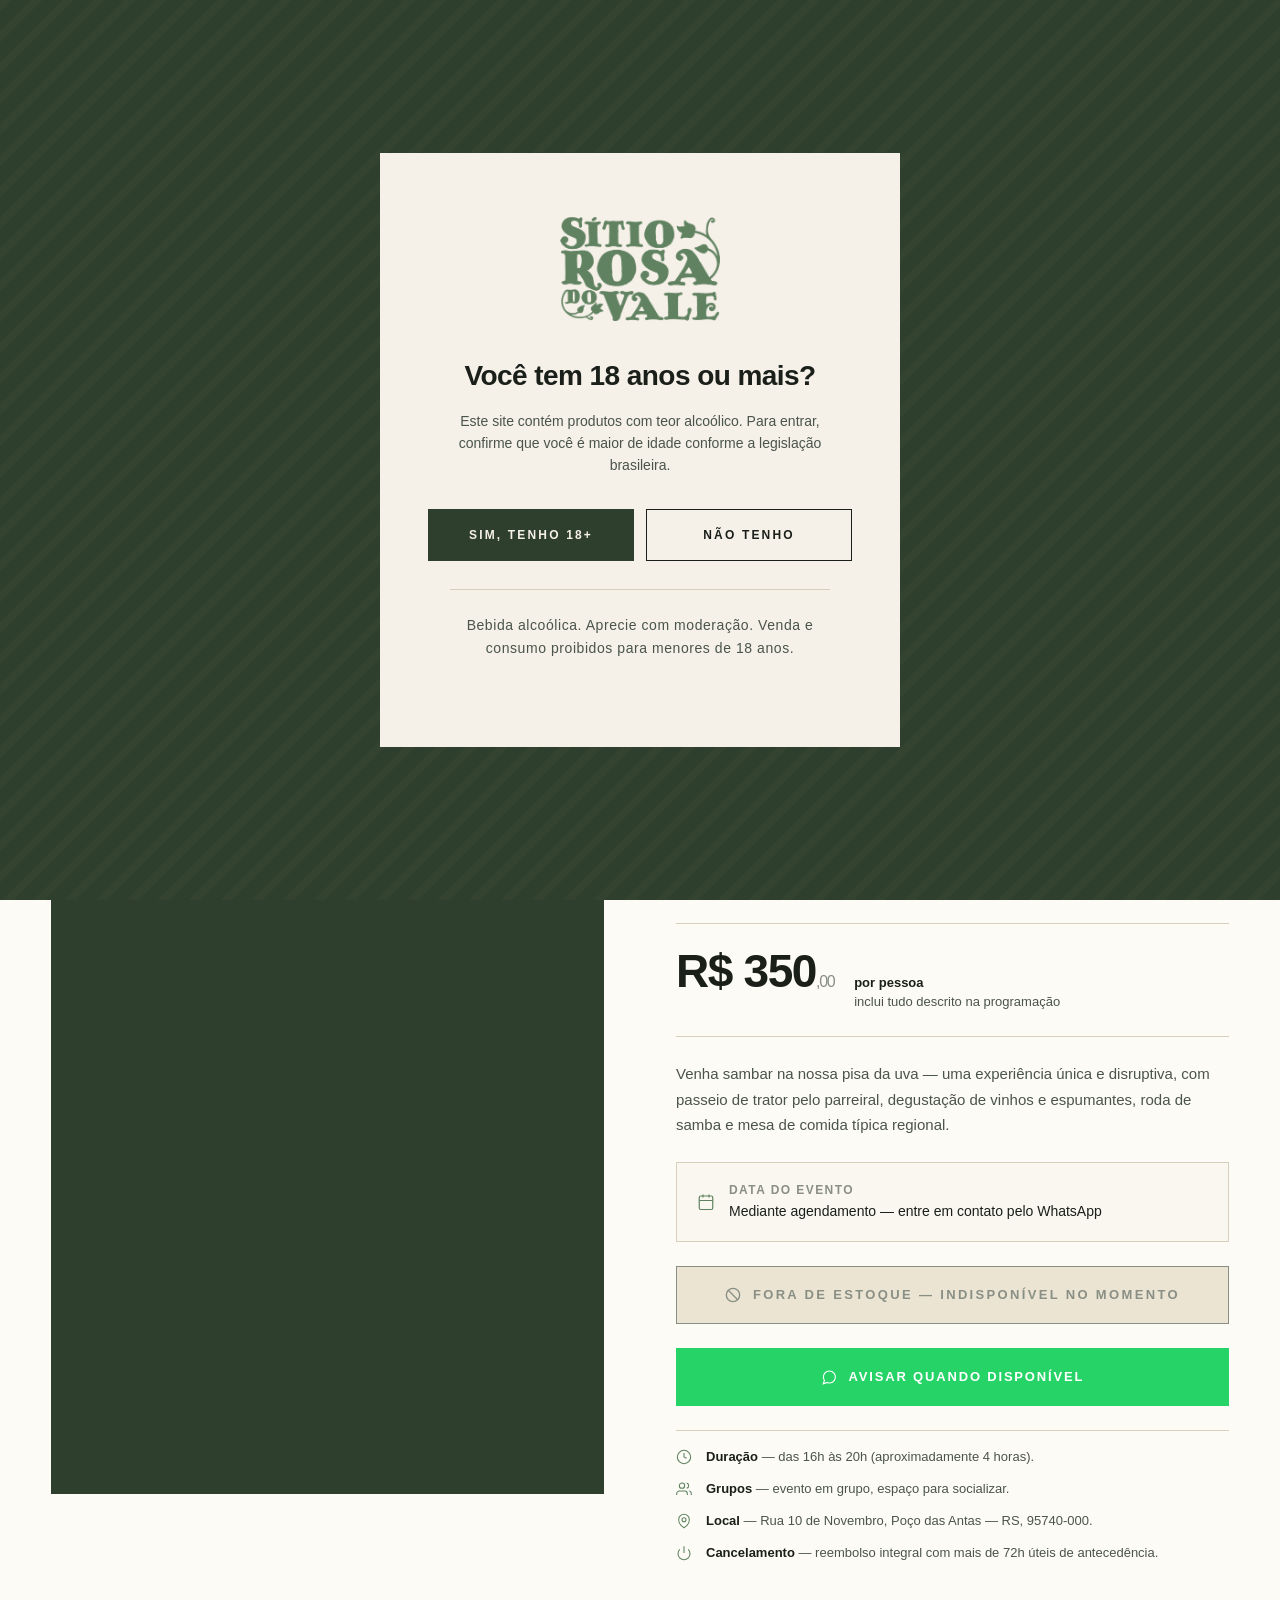
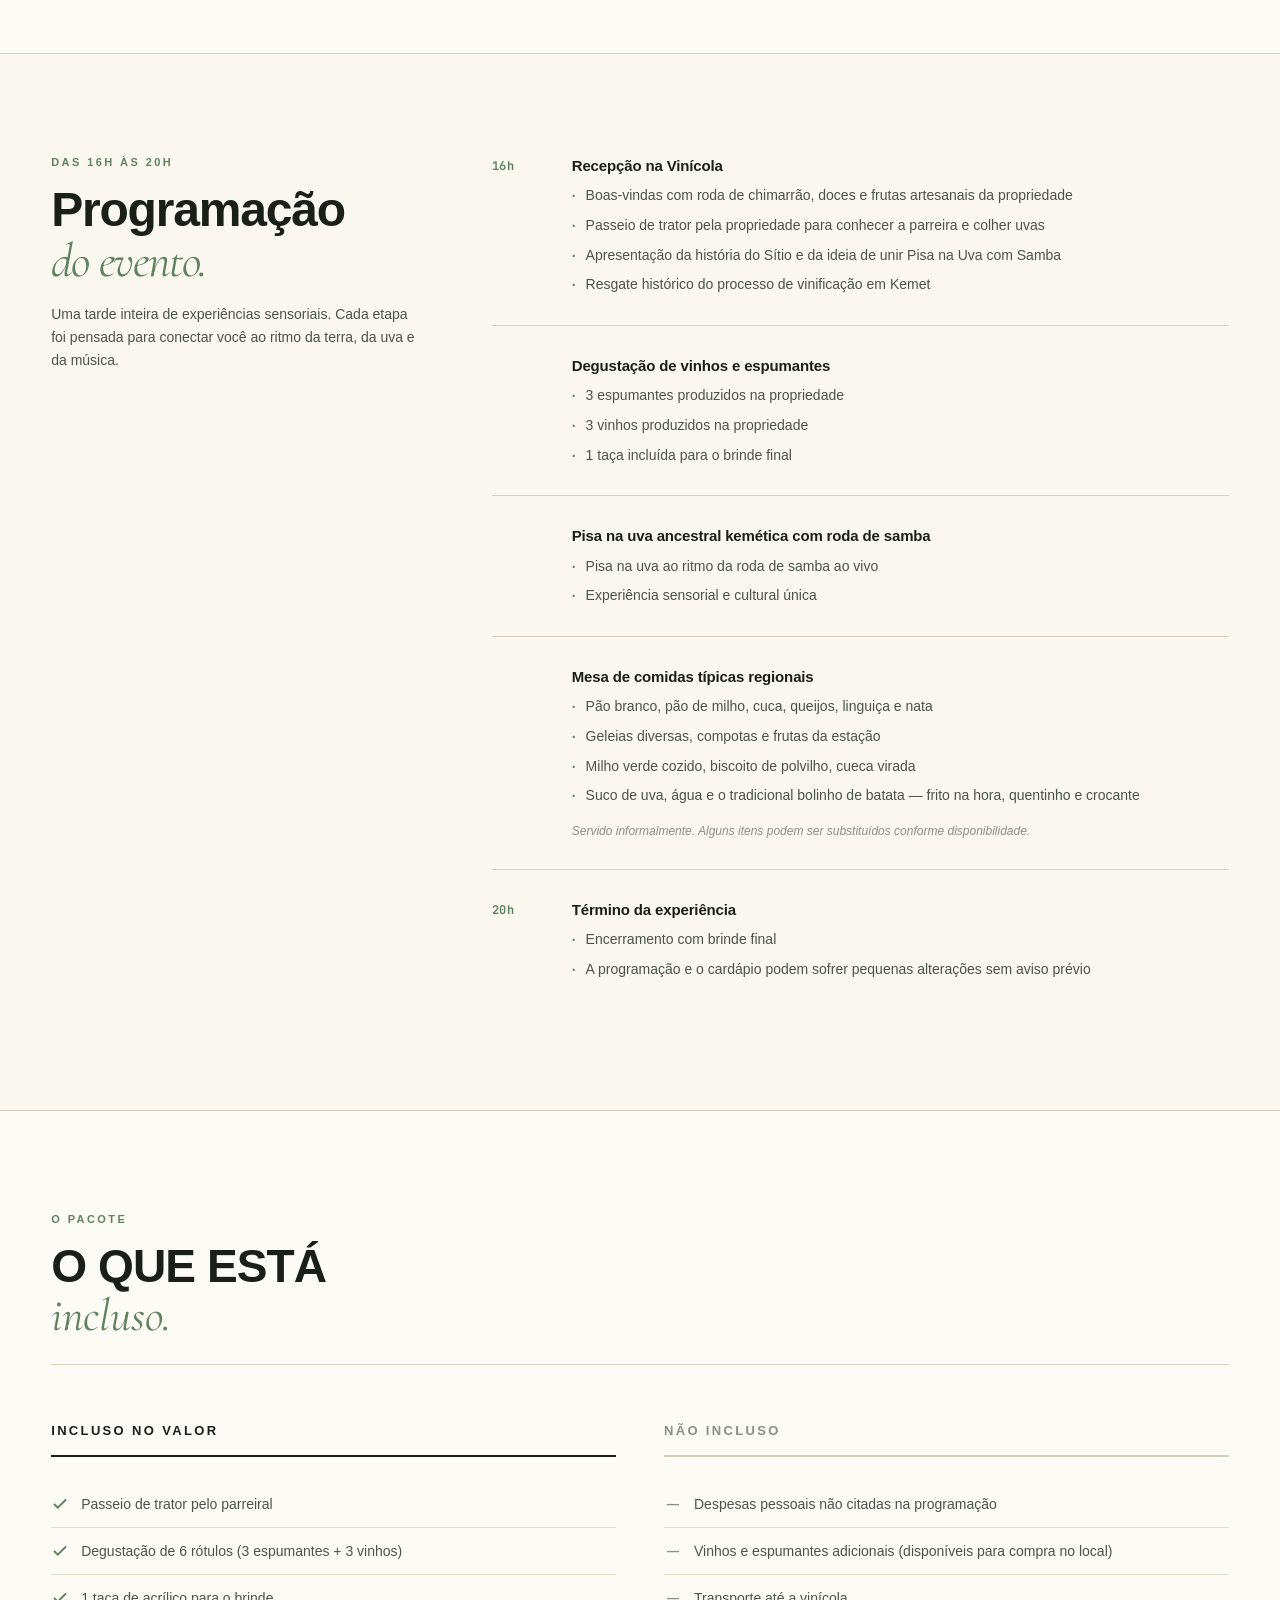
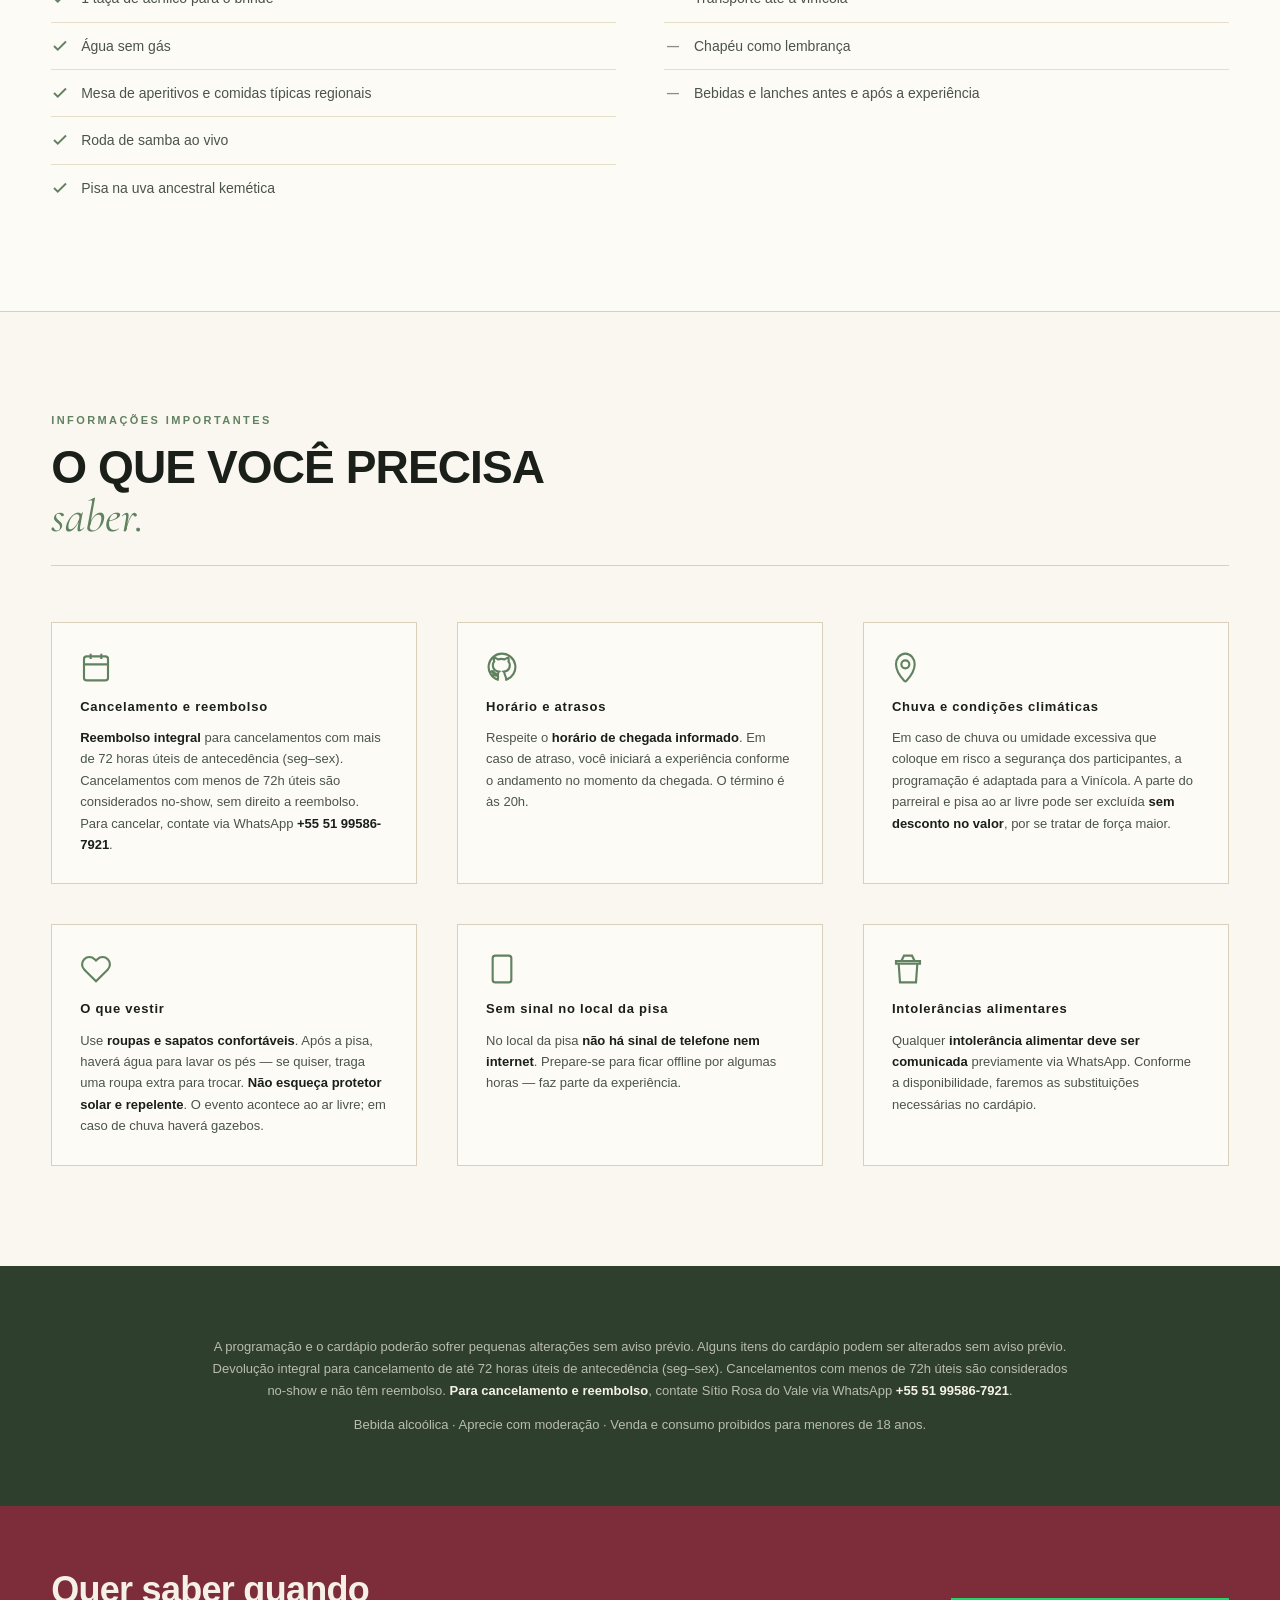
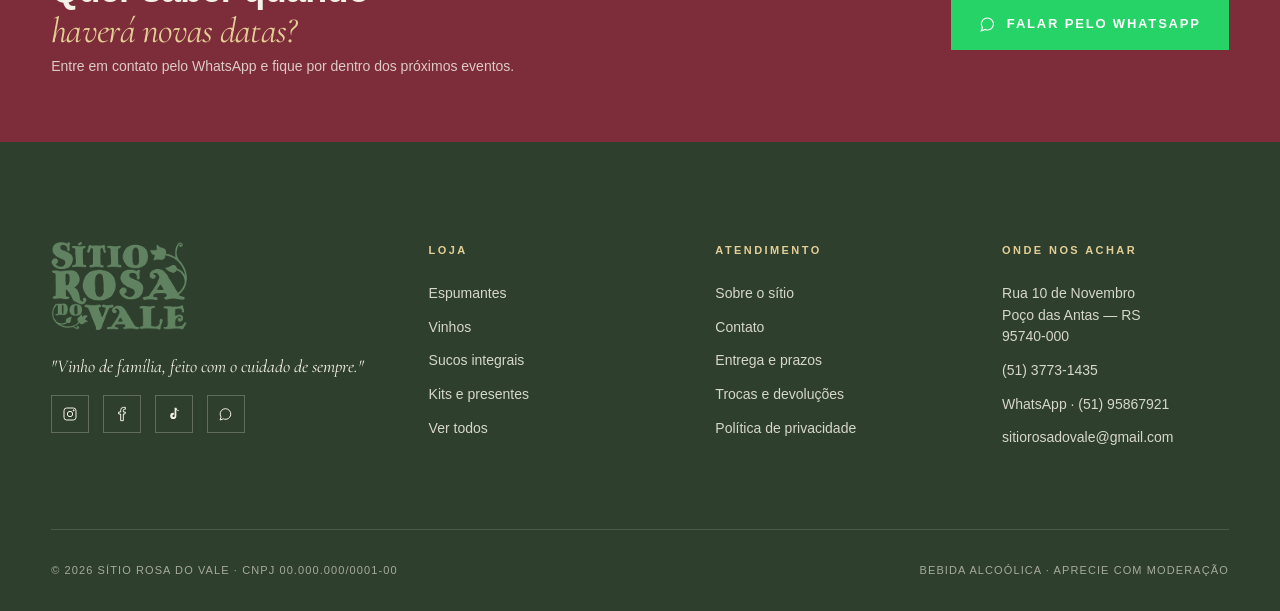
<file: samba-da-uva.html>
<!DOCTYPE html>
<html lang="pt-BR">
<head>
<meta charset="UTF-8">
<link rel="icon" type="image/png" href="Imagens/logo.png">
<meta name="viewport" content="width=device-width, initial-scale=1.0">
<title>Samba da Uva — Pisa da Uva · Sítio Rosa do Vale</title>
<link rel="preconnect" href="https://fonts.googleapis.com">
<link rel="preconnect" href="https://fonts.gstatic.com" crossorigin>
<link href="https://fonts.googleapis.com/css2?family=Cormorant+Garamond:ital,wght@0,400;0,500;1,400;1,500&family=JetBrains+Mono:wght@400;500&display=swap" rel="stylesheet">
<link rel="stylesheet" href="styles.css">
<style>
  /* ——— HERO ——— */
  .event-hero {
    background: var(--green-deep);
    color: var(--cream);
    padding: clamp(70px, 10vw, 120px) 0 clamp(50px, 7vw, 80px);
    position: relative;
    overflow: hidden;
  }
  .event-hero::before {
    content: '';
    position: absolute;
    inset: 0;
    background: radial-gradient(ellipse at 70% 50%, rgba(99,130,50,0.15) 0%, transparent 65%);
    pointer-events: none;
  }
  .event-hero__inner {
    display: grid;
    grid-template-columns: 1.6fr 1fr;
    gap: 60px;
    align-items: end;
    position: relative;
  }
  @media (max-width: 800px) { .event-hero__inner { grid-template-columns: 1fr; gap: 28px; } }
  .event-hero .eyebrow { color: var(--gold-soft); display: block; margin-bottom: 18px; }
  .event-hero h1 {
    font-size: clamp(44px, 7vw, 96px);
    font-weight: 700;
    line-height: 0.92;
    letter-spacing: -0.03em;
    text-transform: uppercase;
    color: var(--cream);
  }
  .event-hero h1 em {
    font-family: var(--serif);
    font-style: italic;
    font-weight: 400;
    color: var(--gold-soft);
    text-transform: none;
    letter-spacing: 0;
    display: block;
    font-size: 0.72em;
    line-height: 1.1;
    margin-top: 6px;
  }
  .event-hero__desc {
    font-size: 15px;
    line-height: 1.7;
    color: rgba(245,241,232,0.82);
    max-width: 420px;
  }
  .event-hero__badge {
    display: inline-flex;
    align-items: center;
    gap: 8px;
    background: rgba(227,207,149,0.12);
    border: 1px solid rgba(227,207,149,0.3);
    color: var(--gold-soft);
    padding: 8px 16px;
    font-size: 11px;
    font-weight: 700;
    letter-spacing: 0.2em;
    text-transform: uppercase;
    margin-top: 28px;
  }

  /* ——— MAIN EVENT SECTION ——— */
  .event-main {
    padding: clamp(50px, 7vw, 90px) 0;
    background: var(--paper);
  }
  .event-main__grid {
    display: grid;
    grid-template-columns: 1fr 1fr;
    gap: 72px;
    align-items: start;
  }
  @media (max-width: 980px) { .event-main__grid { grid-template-columns: 1fr; gap: 48px; } }

  /* Poster visual */
  /* Poster visual / vídeo */
  .event-video {
    position: sticky;
    top: 100px;
    aspect-ratio: 3 / 4;
    overflow: hidden;
    background: var(--green-deep);
  }
  .event-video video {
    width: 100%;
    height: 100%;
    object-fit: cover;
    display: block;
  }

  /* Info column */
  .event-info { display: flex; flex-direction: column; gap: 24px; }

  .event-info__cat {
    font-size: 11px;
    letter-spacing: 0.2em;
    text-transform: uppercase;
    color: var(--green);
    font-weight: 700;
  }
  .event-info__name {
    font-size: clamp(30px, 4vw, 48px);
    font-weight: 700;
    letter-spacing: -0.025em;
    line-height: 1.05;
  }
  .event-info__name em {
    font-family: var(--serif);
    font-style: italic;
    font-weight: 400;
    color: var(--green);
  }

  .event-info__price-row {
    display: flex;
    align-items: baseline;
    gap: 20px;
    padding: 24px 0;
    border-top: 1px solid var(--line);
    border-bottom: 1px solid var(--line);
  }
  .event-info__price {
    font-size: 46px;
    font-weight: 700;
    letter-spacing: -0.03em;
    line-height: 1;
  }
  .event-info__price small {
    font-size: 16px;
    color: var(--ink-muted);
    font-weight: 400;
  }
  .event-info__per {
    font-size: 13px;
    color: var(--ink-soft);
    line-height: 1.45;
  }
  .event-info__per strong { color: var(--ink); }

  .event-info__lead {
    font-size: 15px;
    line-height: 1.7;
    color: var(--ink-soft);
  }

  .event-info__date {
    display: flex;
    align-items: center;
    gap: 14px;
    padding: 18px 20px;
    background: var(--cream-light);
    border: 1px solid var(--line);
    font-size: 14px;
  }
  .event-info__date svg { width: 18px; height: 18px; color: var(--green); flex-shrink: 0; }
  .event-info__date strong { display: block; font-size: 12px; letter-spacing: 0.12em; text-transform: uppercase; color: var(--ink-muted); margin-bottom: 2px; }

  .btn-soldout {
    display: flex;
    align-items: center;
    justify-content: center;
    gap: 12px;
    height: 58px;
    background: var(--cream-soft);
    border: 1.5px solid var(--ink-muted);
    color: var(--ink-muted);
    font-size: 13px;
    font-weight: 700;
    letter-spacing: 0.18em;
    text-transform: uppercase;
    cursor: not-allowed;
    user-select: none;
  }
  .btn-whatsapp {
    display: flex;
    align-items: center;
    justify-content: center;
    gap: 10px;
    height: 58px;
    background: #25D366;
    color: #fff;
    font-size: 13px;
    font-weight: 700;
    letter-spacing: 0.14em;
    text-transform: uppercase;
    transition: background 0.2s;
  }
  .btn-whatsapp:hover { background: #1ebe5c; }
  .btn-whatsapp svg { width: 18px; height: 18px; }

  .event-info__meta { display: flex; flex-direction: column; gap: 12px; padding-top: 16px; border-top: 1px solid var(--line); }
  .meta-row { display: flex; gap: 14px; font-size: 13px; color: var(--ink-soft); }
  .meta-row svg { width: 16px; height: 16px; color: var(--green); flex-shrink: 0; margin-top: 2px; }
  .meta-row strong { color: var(--ink); font-weight: 700; }

  /* ——— SCHEDULE ——— */
  .schedule {
    background: var(--cream-light);
    padding: clamp(60px, 8vw, 100px) 0;
    border-top: 1px solid var(--line);
    border-bottom: 1px solid var(--line);
  }
  .schedule__inner {
    display: grid;
    grid-template-columns: 1fr 2fr;
    gap: 72px;
    align-items: start;
  }
  @media (max-width: 900px) { .schedule__inner { grid-template-columns: 1fr; gap: 40px; } }
  .schedule__heading { position: sticky; top: 100px; }
  .schedule__heading .eyebrow { display: block; margin-bottom: 14px; }
  .schedule__heading h2 {
    font-size: clamp(30px, 3.8vw, 48px);
    font-weight: 700;
    letter-spacing: -0.025em;
    line-height: 1.05;
  }
  .schedule__heading h2 em {
    font-family: var(--serif);
    font-style: italic;
    font-weight: 400;
    color: var(--green);
  }
  .schedule__heading p {
    margin-top: 16px;
    font-size: 14px;
    line-height: 1.65;
    color: var(--ink-soft);
  }

  .timeline { display: flex; flex-direction: column; }
  .timeline__item {
    display: grid;
    grid-template-columns: 56px 1fr;
    gap: 24px;
    padding: 28px 0;
    border-bottom: 1px solid var(--line);
    position: relative;
  }
  .timeline__item:first-child { padding-top: 0; }
  .timeline__item:last-child { border-bottom: none; }
  .timeline__hour {
    font-family: var(--mono);
    font-size: 12px;
    font-weight: 700;
    color: var(--green);
    letter-spacing: 0.04em;
    padding-top: 3px;
  }
  .timeline__content h4 {
    font-size: 15px;
    font-weight: 700;
    letter-spacing: -0.01em;
    margin-bottom: 8px;
    color: var(--ink);
  }
  .timeline__activities {
    display: flex;
    flex-direction: column;
    gap: 7px;
    list-style: none;
  }
  .timeline__activities li {
    font-size: 14px;
    line-height: 1.55;
    color: var(--ink-soft);
    display: flex;
    gap: 10px;
  }
  .timeline__activities li::before {
    content: '·';
    color: var(--green);
    font-weight: 700;
    flex-shrink: 0;
    margin-top: 1px;
  }
  .timeline__note {
    display: inline-flex;
    align-items: center;
    gap: 6px;
    margin-top: 14px;
    font-size: 12px;
    color: var(--ink-muted);
    font-style: italic;
  }

  /* ——— INCLUDES ——— */
  .includes {
    padding: clamp(60px, 8vw, 100px) 0;
    background: var(--paper);
  }
  .includes__grid {
    display: grid;
    grid-template-columns: 1fr 1fr;
    gap: 48px;
    margin-top: 56px;
  }
  @media (max-width: 700px) { .includes__grid { grid-template-columns: 1fr; gap: 32px; } }

  .includes__col h3 {
    font-size: 13px;
    letter-spacing: 0.18em;
    text-transform: uppercase;
    font-weight: 700;
    padding-bottom: 14px;
    border-bottom: 2px solid var(--ink);
    margin-bottom: 24px;
  }
  .includes__col--out h3 {
    border-bottom-color: var(--line);
    color: var(--ink-muted);
  }
  .includes__list { list-style: none; display: flex; flex-direction: column; }
  .includes__list li {
    display: flex;
    align-items: flex-start;
    gap: 12px;
    padding: 13px 0;
    border-bottom: 1px solid var(--line-soft);
    font-size: 14px;
    line-height: 1.45;
    color: var(--ink-soft);
  }
  .includes__list li:last-child { border-bottom: none; }
  .includes__col--in .includes__list li::before {
    content: '';
    display: block;
    width: 18px;
    height: 18px;
    background: var(--green);
    flex-shrink: 0;
    margin-top: 1px;
    -webkit-mask: url("data:image/svg+xml,%3Csvg xmlns='http://www.w3.org/2000/svg' viewBox='0 0 24 24'%3E%3Cpath fill='white' d='M20 6L9 17l-5-5'/%3E%3C/svg%3E") center/contain no-repeat;
    mask: url("data:image/svg+xml,%3Csvg xmlns='http://www.w3.org/2000/svg' viewBox='0 0 24 24' fill='none' stroke='white' stroke-width='2.5'%3E%3Cpolyline points='20 6 9 17 4 12'/%3E%3C/svg%3E") center/contain no-repeat;
    background-color: var(--green);
  }
  .includes__col--out .includes__list li::before {
    content: '—';
    color: var(--ink-muted);
    font-size: 12px;
    flex-shrink: 0;
    margin-top: 2px;
    font-weight: 700;
    width: 18px;
    text-align: center;
  }

  /* ——— POLICIES ——— */
  .policies {
    background: var(--cream-light);
    padding: clamp(60px, 8vw, 100px) 0;
    border-top: 1px solid var(--line);
  }
  .policies__grid {
    display: grid;
    grid-template-columns: repeat(3, 1fr);
    gap: 40px;
    margin-top: 56px;
  }
  @media (max-width: 900px) { .policies__grid { grid-template-columns: 1fr 1fr; } }
  @media (max-width: 600px) { .policies__grid { grid-template-columns: 1fr; } }

  .policy-card {
    background: var(--paper);
    padding: 28px;
    border: 1px solid var(--line);
  }
  .policy-card__icon {
    width: 32px;
    height: 32px;
    color: var(--green);
    margin-bottom: 14px;
  }
  .policy-card h4 {
    font-size: 13px;
    font-weight: 700;
    letter-spacing: 0.06em;
    margin-bottom: 10px;
  }
  .policy-card p {
    font-size: 13px;
    line-height: 1.65;
    color: var(--ink-soft);
  }
  .policy-card p strong { color: var(--ink); }

  /* ——— FINE PRINT ——— */
  .fine-print {
    background: var(--green-deep);
    color: rgba(245,241,232,0.7);
    padding: clamp(40px, 6vw, 70px) 0;
  }
  .fine-print p {
    font-size: 13px;
    line-height: 1.7;
    max-width: 860px;
    margin: 0 auto;
    text-align: center;
  }
  .fine-print p + p { margin-top: 12px; }
  .fine-print strong { color: var(--cream); }

  /* ——— CTA STRIP ——— */
  .cta-strip {
    background: var(--wine);
    color: var(--cream);
    padding: clamp(40px, 6vw, 64px) 0;
  }
  .cta-strip__inner {
    display: flex;
    align-items: center;
    justify-content: space-between;
    gap: 32px;
    flex-wrap: wrap;
  }
  .cta-strip h3 {
    font-size: clamp(22px, 3vw, 36px);
    font-weight: 700;
    letter-spacing: -0.02em;
    line-height: 1.1;
  }
  .cta-strip h3 em {
    font-family: var(--serif);
    font-style: italic;
    font-weight: 400;
    color: var(--gold-soft);
  }
  .cta-strip p { font-size: 14px; color: rgba(245,241,232,0.8); margin-top: 6px; }
  .btn-wpp-cta {
    display: inline-flex;
    align-items: center;
    gap: 10px;
    background: #25D366;
    color: #fff;
    padding: 16px 28px;
    font-size: 13px;
    font-weight: 700;
    letter-spacing: 0.14em;
    text-transform: uppercase;
    white-space: nowrap;
    transition: background 0.2s;
    flex-shrink: 0;
  }
  .btn-wpp-cta:hover { background: #1ebe5c; }
  .btn-wpp-cta svg { width: 18px; height: 18px; }
</style>
</head>
<body>

<!-- AGE MODAL -->
<div class="age-modal" data-age-modal hidden>
  <div class="age-card">
    <div class="age-card__mark brand-mark"><img src="Imagens/logo.png" alt="Sítio Rosa do Vale" class="brand-mark__logo"></div>
    <h2>Você tem 18 anos ou mais?</h2>
    <p>Este site contém produtos com teor alcoólico. Para entrar, confirme que você é maior de idade conforme a legislação brasileira.</p>
    <div class="age-card__actions">
      <button class="btn btn-primary" data-age-yes>Sim, tenho 18+</button>
      <button class="btn btn-outline" data-age-no>Não tenho</button>
    </div>
    <p class="age-card__legal">Bebida alcoólica. Aprecie com moderação. Venda e consumo proibidos para menores de 18 anos.</p>
  </div>
</div>

<!-- PROMO -->
<div class="promo-bar">
  <span>Frete grátis Sul e Sudeste acima de R$ 400</span>
  <span>Centro-Oeste, Norte e Nordeste acima de R$ 500</span>
</div>

<!-- HEADER -->
<header class="site-header">
  <div class="container site-header__inner">
    <nav class="site-nav">
      <a href="index.html">Início</a>
      <a href="sobre.html">Sobre o sítio</a>
      <a href="loja.html">Loja</a>
      <a href="samba-da-uva.html" class="active">Samba da Uva</a>
      <a href="contato.html">Contato</a>
    </nav>
    <a href="index.html" class="brand-mark"><img src="Imagens/logo.png" alt="Sítio Rosa do Vale" class="brand-mark__logo"></a>
    <div class="site-tools">
      <button class="tool-btn" aria-label="Buscar"><svg viewBox="0 0 24 24" fill="none" stroke="currentColor" stroke-width="1.6"><circle cx="11" cy="11" r="7"/><path d="M21 21l-4.3-4.3"/></svg></button>
      <a href="conta.html" class="tool-link">Entrar</a>
      <span class="tool-divider"></span>
      <a href="carrinho.html" class="tool-btn" aria-label="Carrinho"><svg viewBox="0 0 24 24" fill="none" stroke="currentColor" stroke-width="1.6"><path d="M3 5h2l3 12h11l3-8H7"/><circle cx="9" cy="21" r="1.4"/><circle cx="18" cy="21" r="1.4"/></svg><span class="badge">2</span></a>
    </div>
  </div>
</header>

<!-- BREADCRUMB -->
<div class="container">
  <div class="breadcrumb">
    <a href="index.html"><span>Início</span></a>
    <a href="loja.html"><span>Loja</span></a>
    <span>Samba da Uva</span>
  </div>
</div>

<!-- HERO -->
<section class="event-hero">
  <div class="container event-hero__inner">
    <div>
      <span class="eyebrow">Experiência · Sítio Rosa do Vale</span>
      <h1>Samba<br>da Uva<em>Pisa da Uva</em></h1>
    </div>
    <div>
      <p class="event-hero__desc">Uma experiência inédita e disruptiva: pisa na uva ao ritmo do samba, passeio de trator pelo parreiral, degustação de vinhos e espumantes e mesa de comida típica regional.</p>
      <div class="event-hero__badge">
        <svg width="14" height="14" viewBox="0 0 24 24" fill="none" stroke="currentColor" stroke-width="2"><circle cx="12" cy="12" r="10"/><path d="M12 6v6l4 2"/></svg>
        Das 16h às 20h · mediante agendamento
      </div>
    </div>
  </div>
</section>

<!-- MAIN -->
<section class="event-main">
  <div class="container">
    <div class="event-main__grid">

      <!-- VÍDEO -->
      <div class="event-video">
        <video autoplay muted loop playsinline>
          <source src="Imagens/pisa-uva%20-%20em%20breve.mp4" type="video/mp4">
        </video>
      </div>

      <!-- INFO -->
      <div class="event-info">
        <span class="event-info__cat">Experiência · Enoturismo</span>
        <h1 class="event-info__name">Evento Pisa da Uva —<br><em>Samba da Uva</em></h1>

        <div class="event-info__price-row">
          <div class="event-info__price">R$ 350<small>,00</small></div>
          <div class="event-info__per">
            <strong>por pessoa</strong><br>
            inclui tudo descrito na programação
          </div>
        </div>

        <p class="event-info__lead">Venha sambar na nossa pisa da uva — uma experiência única e disruptiva, com passeio de trator pelo parreiral, degustação de vinhos e espumantes, roda de samba e mesa de comida típica regional.</p>

        <div class="event-info__date">
          <svg viewBox="0 0 24 24" fill="none" stroke="currentColor" stroke-width="1.6"><rect x="3" y="4" width="18" height="18" rx="2"/><path d="M16 2v4M8 2v4M3 10h18"/></svg>
          <div>
            <strong>Data do evento</strong>
            Mediante agendamento — entre em contato pelo WhatsApp
          </div>
        </div>

        <div class="btn-soldout" aria-disabled="true">
          <svg width="16" height="16" viewBox="0 0 24 24" fill="none" stroke="currentColor" stroke-width="2"><circle cx="12" cy="12" r="10"/><path d="M4.93 4.93l14.14 14.14"/></svg>
          Fora de estoque — indisponível no momento
        </div>

        <a href="https://wa.me/555195867921?text=Olá!%20Gostaria%20de%20saber%20sobre%20o%20Samba%20da%20Uva." class="btn-whatsapp" target="_blank" rel="noopener noreferrer">
          <svg viewBox="0 0 24 24" fill="none" stroke="currentColor" stroke-width="1.5"><path d="M3 21l1.6-4.4A8 8 0 1112 20a8 8 0 01-3.6-.8L3 21z"/></svg>
          Avisar quando disponível
        </a>

        <div class="event-info__meta">
          <div class="meta-row">
            <svg viewBox="0 0 24 24" fill="none" stroke="currentColor" stroke-width="1.6"><circle cx="12" cy="12" r="10"/><path d="M12 6v6l4 2"/></svg>
            <div><strong>Duração</strong> — das 16h às 20h (aproximadamente 4 horas).</div>
          </div>
          <div class="meta-row">
            <svg viewBox="0 0 24 24" fill="none" stroke="currentColor" stroke-width="1.6"><path d="M17 21v-2a4 4 0 00-4-4H5a4 4 0 00-4 4v2"/><circle cx="9" cy="7" r="4"/><path d="M23 21v-2a4 4 0 00-3-3.87M16 3.13a4 4 0 010 7.75"/></svg>
            <div><strong>Grupos</strong> — evento em grupo, espaço para socializar.</div>
          </div>
          <div class="meta-row">
            <svg viewBox="0 0 24 24" fill="none" stroke="currentColor" stroke-width="1.6"><path d="M12 22s-8-4.5-8-11.8A8 8 0 0112 2a8 8 0 018 8.2c0 7.3-8 11.8-8 11.8z"/><circle cx="12" cy="10" r="3"/></svg>
            <div><strong>Local</strong> — Rua 10 de Novembro, Poço das Antas — RS, 95740-000.</div>
          </div>
          <div class="meta-row">
            <svg viewBox="0 0 24 24" fill="none" stroke="currentColor" stroke-width="1.6"><path d="M18.36 6.64a9 9 0 11-12.73 0M12 2v10"/></svg>
            <div><strong>Cancelamento</strong> — reembolso integral com mais de 72h úteis de antecedência.</div>
          </div>
        </div>
      </div>
    </div>
  </div>
</section>

<!-- SCHEDULE -->
<section class="schedule">
  <div class="container">
    <div class="schedule__inner">
      <div class="schedule__heading">
        <span class="eyebrow">Das 16h às 20h</span>
        <h2>Programação<br><em>do evento.</em></h2>
        <p>Uma tarde inteira de experiências sensoriais. Cada etapa foi pensada para conectar você ao ritmo da terra, da uva e da música.</p>
      </div>

      <div class="timeline">
        <div class="timeline__item">
          <div class="timeline__hour">16h</div>
          <div class="timeline__content">
            <h4>Recepção na Vinícola</h4>
            <ul class="timeline__activities">
              <li>Boas-vindas com roda de chimarrão, doces e frutas artesanais da propriedade</li>
              <li>Passeio de trator pela propriedade para conhecer a parreira e colher uvas</li>
              <li>Apresentação da história do Sítio e da ideia de unir Pisa na Uva com Samba</li>
              <li>Resgate histórico do processo de vinificação em Kemet</li>
            </ul>
          </div>
        </div>

        <div class="timeline__item">
          <div class="timeline__hour"></div>
          <div class="timeline__content">
            <h4>Degustação de vinhos e espumantes</h4>
            <ul class="timeline__activities">
              <li>3 espumantes produzidos na propriedade</li>
              <li>3 vinhos produzidos na propriedade</li>
              <li>1 taça incluída para o brinde final</li>
            </ul>
          </div>
        </div>

        <div class="timeline__item">
          <div class="timeline__hour"></div>
          <div class="timeline__content">
            <h4>Pisa na uva ancestral kemética com roda de samba</h4>
            <ul class="timeline__activities">
              <li>Pisa na uva ao ritmo da roda de samba ao vivo</li>
              <li>Experiência sensorial e cultural única</li>
            </ul>
          </div>
        </div>

        <div class="timeline__item">
          <div class="timeline__hour"></div>
          <div class="timeline__content">
            <h4>Mesa de comidas típicas regionais</h4>
            <ul class="timeline__activities">
              <li>Pão branco, pão de milho, cuca, queijos, linguiça e nata</li>
              <li>Geleias diversas, compotas e frutas da estação</li>
              <li>Milho verde cozido, biscoito de polvilho, cueca virada</li>
              <li>Suco de uva, água e o tradicional bolinho de batata — frito na hora, quentinho e crocante</li>
            </ul>
            <div class="timeline__note">Servido informalmente. Alguns itens podem ser substituídos conforme disponibilidade.</div>
          </div>
        </div>

        <div class="timeline__item">
          <div class="timeline__hour">20h</div>
          <div class="timeline__content">
            <h4>Término da experiência</h4>
            <ul class="timeline__activities">
              <li>Encerramento com brinde final</li>
              <li>A programação e o cardápio podem sofrer pequenas alterações sem aviso prévio</li>
            </ul>
          </div>
        </div>
      </div>
    </div>
  </div>
</section>

<!-- INCLUDES -->
<section class="includes">
  <div class="container">
    <div class="section-head">
      <div class="section-head__title">
        <span class="eyebrow">O pacote</span>
        <h2 class="h-2">O que está<br><em class="serif" style="color:var(--green);">incluso.</em></h2>
      </div>
    </div>
    <div class="includes__grid">
      <div class="includes__col includes__col--in">
        <h3>Incluso no valor</h3>
        <ul class="includes__list">
          <li>Passeio de trator pelo parreiral</li>
          <li>Degustação de 6 rótulos (3 espumantes + 3 vinhos)</li>
          <li>1 taça de acrílico para o brinde</li>
          <li>Água sem gás</li>
          <li>Mesa de aperitivos e comidas típicas regionais</li>
          <li>Roda de samba ao vivo</li>
          <li>Pisa na uva ancestral kemética</li>
        </ul>
      </div>
      <div class="includes__col includes__col--out">
        <h3>Não incluso</h3>
        <ul class="includes__list">
          <li>Despesas pessoais não citadas na programação</li>
          <li>Vinhos e espumantes adicionais (disponíveis para compra no local)</li>
          <li>Transporte até a vinícola</li>
          <li>Chapéu como lembrança</li>
          <li>Bebidas e lanches antes e após a experiência</li>
        </ul>
      </div>
    </div>
  </div>
</section>

<!-- POLICIES -->
<section class="policies">
  <div class="container">
    <div class="section-head">
      <div class="section-head__title">
        <span class="eyebrow">Informações importantes</span>
        <h2 class="h-2">O que você precisa<br><em class="serif" style="color:var(--green);">saber.</em></h2>
      </div>
    </div>
    <div class="policies__grid">
      <div class="policy-card">
        <svg class="policy-card__icon" viewBox="0 0 24 24" fill="none" stroke="currentColor" stroke-width="1.6"><rect x="3" y="4" width="18" height="18" rx="2"/><path d="M16 2v4M8 2v4M3 10h18"/></svg>
        <h4>Cancelamento e reembolso</h4>
        <p><strong>Reembolso integral</strong> para cancelamentos com mais de 72 horas úteis de antecedência (seg–sex). Cancelamentos com menos de 72h úteis são considerados no-show, sem direito a reembolso. Para cancelar, contate via WhatsApp <strong>+55 51 99586-7921</strong>.</p>
      </div>
      <div class="policy-card">
        <svg class="policy-card__icon" viewBox="0 0 24 24" fill="none" stroke="currentColor" stroke-width="1.6"><path d="M12 2a10 10 0 00-3.16 19.5C9 21 9 20.37 9 20v-1.6c-2.78.6-3.37-1.34-3.37-1.34-.46-1.16-1.11-1.47-1.11-1.47-.9-.62.07-.6.07-.6 1 .07 1.53 1.03 1.53 1.03.9 1.52 2.34 1.08 2.91.83.09-.65.35-1.09.63-1.34-2.22-.25-4.55-1.11-4.55-4.92 0-1.11.38-2 1.03-2.71-.1-.25-.45-1.29.1-2.64 0 0 .84-.27 2.75 1.02.8-.22 1.65-.33 2.5-.33.85 0 1.7.11 2.5.33 1.91-1.29 2.75-1.02 2.75-1.02.55 1.35.2 2.39.1 2.64.64.71 1.03 1.6 1.03 2.71 0 3.82-2.34 4.66-4.57 4.91.36.31.68.92.68 1.85L15 20c0 .37 0 1 .16 1.5A10 10 0 0012 2z"/></svg>
        <h4>Horário e atrasos</h4>
        <p>Respeite o <strong>horário de chegada informado</strong>. Em caso de atraso, você iniciará a experiência conforme o andamento no momento da chegada. O término é às 20h.</p>
      </div>
      <div class="policy-card">
        <svg class="policy-card__icon" viewBox="0 0 24 24" fill="none" stroke="currentColor" stroke-width="1.6"><path d="M3 10c0-4.4 3.1-8 7-8s7 3.6 7 8c0 5.25-4.2 10.3-6.3 12.5a1 1 0 01-1.4 0C7.2 20.3 3 15.25 3 10z"/><circle cx="10" cy="10" r="3"/></svg>
        <h4>Chuva e condições climáticas</h4>
        <p>Em caso de chuva ou umidade excessiva que coloque em risco a segurança dos participantes, a programação é adaptada para a Vinícola. A parte do parreiral e pisa ao ar livre pode ser excluída <strong>sem desconto no valor</strong>, por se tratar de força maior.</p>
      </div>
      <div class="policy-card">
        <svg class="policy-card__icon" viewBox="0 0 24 24" fill="none" stroke="currentColor" stroke-width="1.6"><path d="M20.84 4.61a5.5 5.5 0 00-7.78 0L12 5.67l-1.06-1.06a5.5 5.5 0 00-7.78 7.78l1.06 1.06L12 21.23l7.78-7.78 1.06-1.06a5.5 5.5 0 000-7.78z"/></svg>
        <h4>O que vestir</h4>
        <p>Use <strong>roupas e sapatos confortáveis</strong>. Após a pisa, haverá água para lavar os pés — se quiser, traga uma roupa extra para trocar. <strong>Não esqueça protetor solar e repelente</strong>. O evento acontece ao ar livre; em caso de chuva haverá gazebos.</p>
      </div>
      <div class="policy-card">
        <svg class="policy-card__icon" viewBox="0 0 24 24" fill="none" stroke="currentColor" stroke-width="1.6"><rect x="5" y="2" width="14" height="20" rx="2"/><path d="M12 18h.01"/></svg>
        <h4>Sem sinal no local da pisa</h4>
        <p>No local da pisa <strong>não há sinal de telefone nem internet</strong>. Prepare-se para ficar offline por algumas horas — faz parte da experiência.</p>
      </div>
      <div class="policy-card">
        <svg class="policy-card__icon" viewBox="0 0 24 24" fill="none" stroke="currentColor" stroke-width="1.6"><path d="M9 2h6l2 4H7L9 2zM3 6h18v2H3zM5 8l1 14h12L19 8"/></svg>
        <h4>Intolerâncias alimentares</h4>
        <p>Qualquer <strong>intolerância alimentar deve ser comunicada</strong> previamente via WhatsApp. Conforme a disponibilidade, faremos as substituições necessárias no cardápio.</p>
      </div>
    </div>
  </div>
</section>

<!-- FINE PRINT -->
<section class="fine-print">
  <div class="container">
    <p>A programação e o cardápio poderão sofrer pequenas alterações sem aviso prévio. Alguns itens do cardápio podem ser alterados sem aviso prévio. Devolução integral para cancelamento de até 72 horas úteis de antecedência (seg–sex). Cancelamentos com menos de 72h úteis são considerados no-show e não têm reembolso. <strong>Para cancelamento e reembolso</strong>, contate Sítio Rosa do Vale via WhatsApp <strong>+55 51 99586-7921</strong>.</p>
    <p>Bebida alcoólica · Aprecie com moderação · Venda e consumo proibidos para menores de 18 anos.</p>
  </div>
</section>

<!-- CTA STRIP -->
<section class="cta-strip">
  <div class="container cta-strip__inner">
    <div>
      <h3>Quer saber quando<br><em>haverá novas datas?</em></h3>
      <p>Entre em contato pelo WhatsApp e fique por dentro dos próximos eventos.</p>
    </div>
    <a href="https://wa.me/555195867921?text=Olá!%20Quero%20saber%20sobre%20as%20próximas%20datas%20do%20Samba%20da%20Uva." class="btn-wpp-cta" target="_blank" rel="noopener noreferrer">
      <svg viewBox="0 0 24 24" fill="none" stroke="currentColor" stroke-width="1.5"><path d="M3 21l1.6-4.4A8 8 0 1112 20a8 8 0 01-3.6-.8L3 21z"/></svg>
      Falar pelo WhatsApp
    </a>
  </div>
</section>

<!-- FOOTER -->
<footer class="site-footer">
  <div class="container">
    <div class="footer-grid">
      <div class="footer-brand">
        <div class="brand-mark"><img src="Imagens/logo.png" alt="Sítio Rosa do Vale" class="brand-mark__logo"></div>
        <p class="footer-tag">"Vinho de família, feito com o cuidado de sempre."</p>
        <div class="socials">
          <a href="https://www.instagram.com/sitiorosadovale" aria-label="Instagram"><svg viewBox="0 0 24 24" fill="none" stroke="currentColor" stroke-width="1.5"><rect x="3" y="3" width="18" height="18" rx="4"/><circle cx="12" cy="12" r="4"/><circle cx="17.5" cy="6.5" r="0.8" fill="currentColor"/></svg></a>
          <a href="https://www.facebook.com/sitiorosadovale" aria-label="Facebook"><svg viewBox="0 0 24 24" fill="none" stroke="currentColor" stroke-width="1.5"><path d="M14 9V6.5a1.5 1.5 0 011.5-1.5H17V2h-2.5A4.5 4.5 0 0010 6.5V9H7v3h3v10h4V12h2.5l.5-3H14z"/></svg></a>
          <a href="https://www.tiktok.com/@sitio.rosa.do.val" aria-label="TikTok"><svg viewBox="0 0 24 24" fill="currentColor"><path d="M19.5 7.5a5 5 0 01-4-2v9.4a4.6 4.6 0 11-4.6-4.6c.3 0 .6 0 .9.1v3a1.6 1.6 0 101.1 1.5V2.5h2.7a5 5 0 003.9 4.4v.6z"/></svg></a>
          <a href="https://api.whatsapp.com/message/KKW2J4B2ZCNXG1" aria-label="WhatsApp"><svg viewBox="0 0 24 24" fill="none" stroke="currentColor" stroke-width="1.5"><path d="M3 21l1.6-4.4A8 8 0 1112 20a8 8 0 01-3.6-.8L3 21z"/></svg></a>
        </div>
      </div>
      <div class="footer-col"><h4>Loja</h4><ul><li><a href="loja.html?cat=espumantes">Espumantes</a></li><li><a href="loja.html?cat=vinhos">Vinhos</a></li><li><a href="loja.html?cat=sucos">Sucos integrais</a></li><li><a href="loja.html?cat=kits">Kits e presentes</a></li><li><a href="loja.html">Ver todos</a></li></ul></div>
      <div class="footer-col"><h4>Atendimento</h4><ul><li><a href="sobre.html">Sobre o sítio</a></li><li><a href="contato.html">Contato</a></li><li><a href="politicas.html">Entrega e prazos</a></li><li><a href="politicas.html#troca">Trocas e devoluções</a></li><li><a href="politicas.html#privacidade">Política de privacidade</a></li></ul></div>
      <div class="footer-col"><h4>Onde nos achar</h4><ul><li>Rua 10 de Novembro<br>Poço das Antas — RS<br>95740-000</li><li><a href="tel:5137731435">(51) 3773-1435</a></li><li><a href="https://wa.me/555195867921">WhatsApp · (51) 95867921</a></li><li><a href="mailto:sitiorosadovale@gmail.com">sitiorosadovale@gmail.com</a></li></ul></div>
    </div>
    <div class="footer-bottom">
      <span>© <span data-year>2026</span> Sítio Rosa do Vale · CNPJ 00.000.000/0001-00</span>
      <span>Bebida alcoólica · Aprecie com moderação</span>
    </div>
  </div>
</footer>

<script src="site.js"></script>
</body>
</html>
</file>
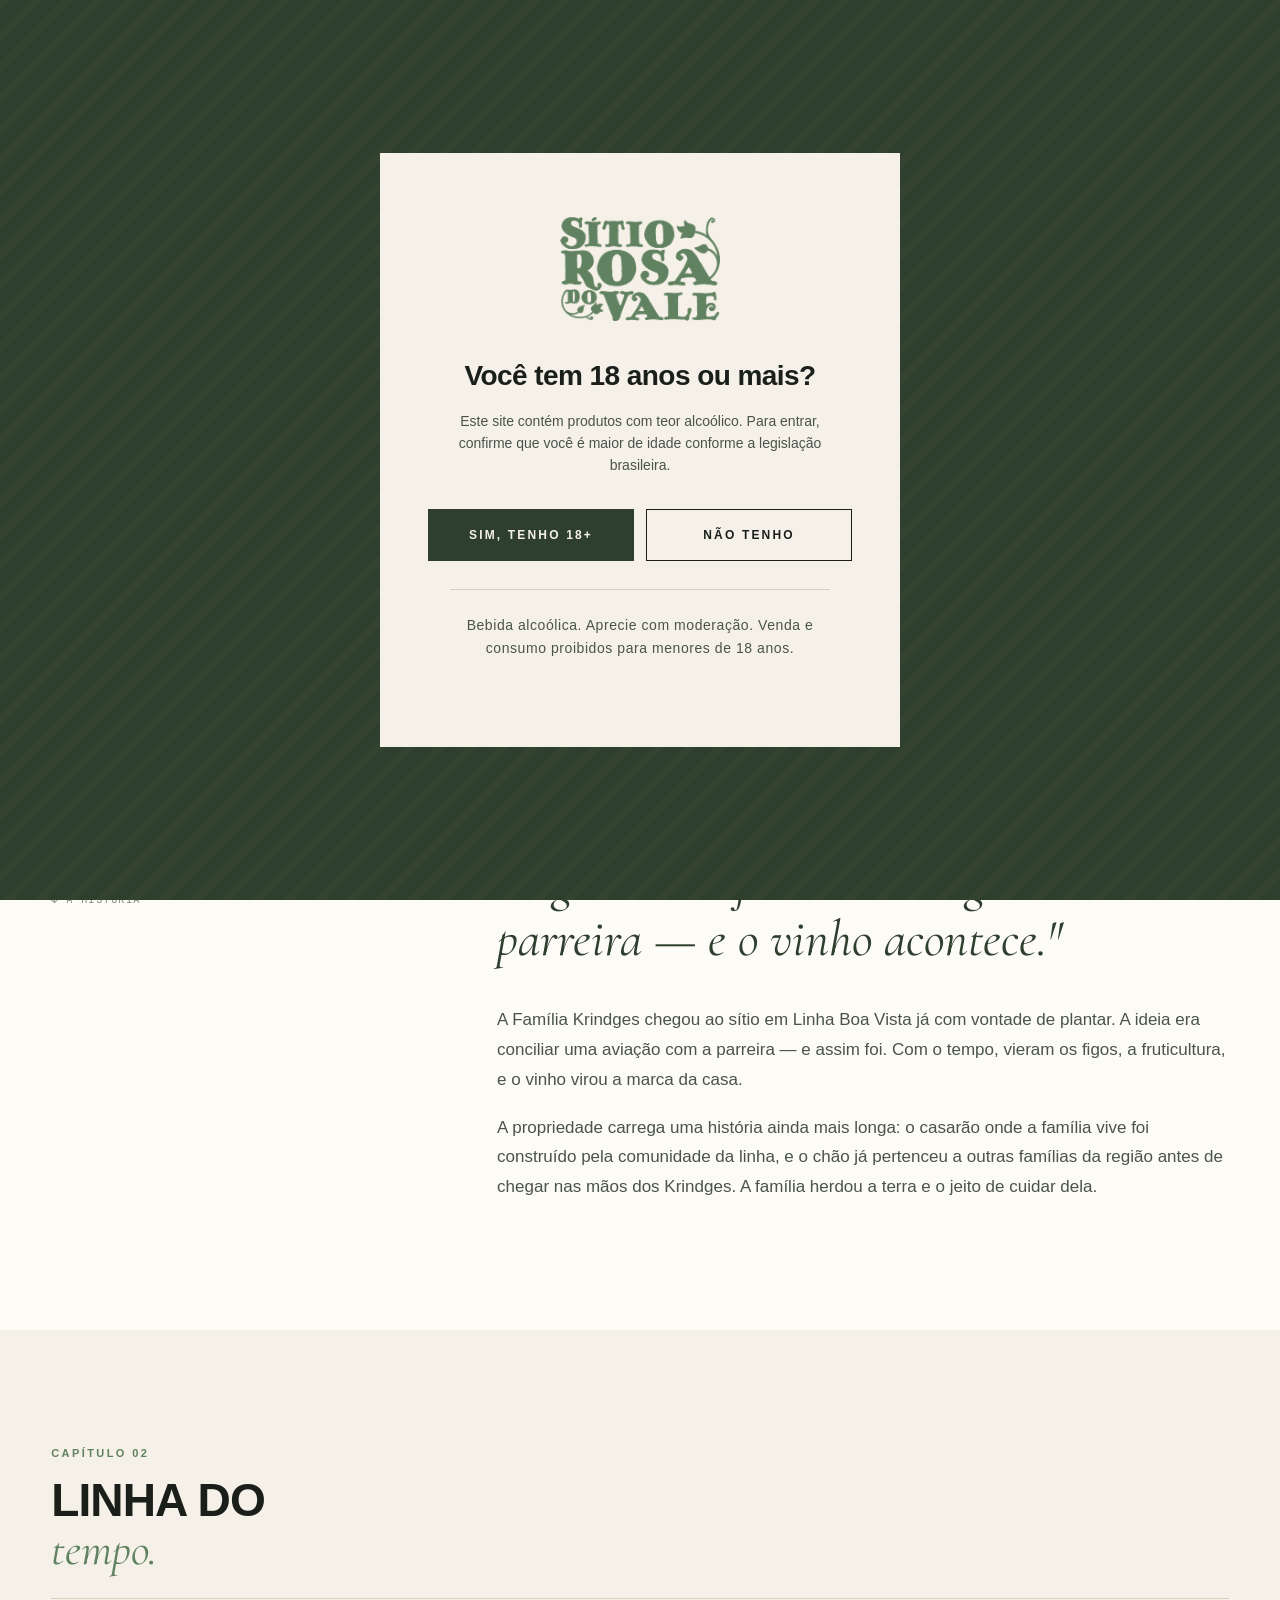
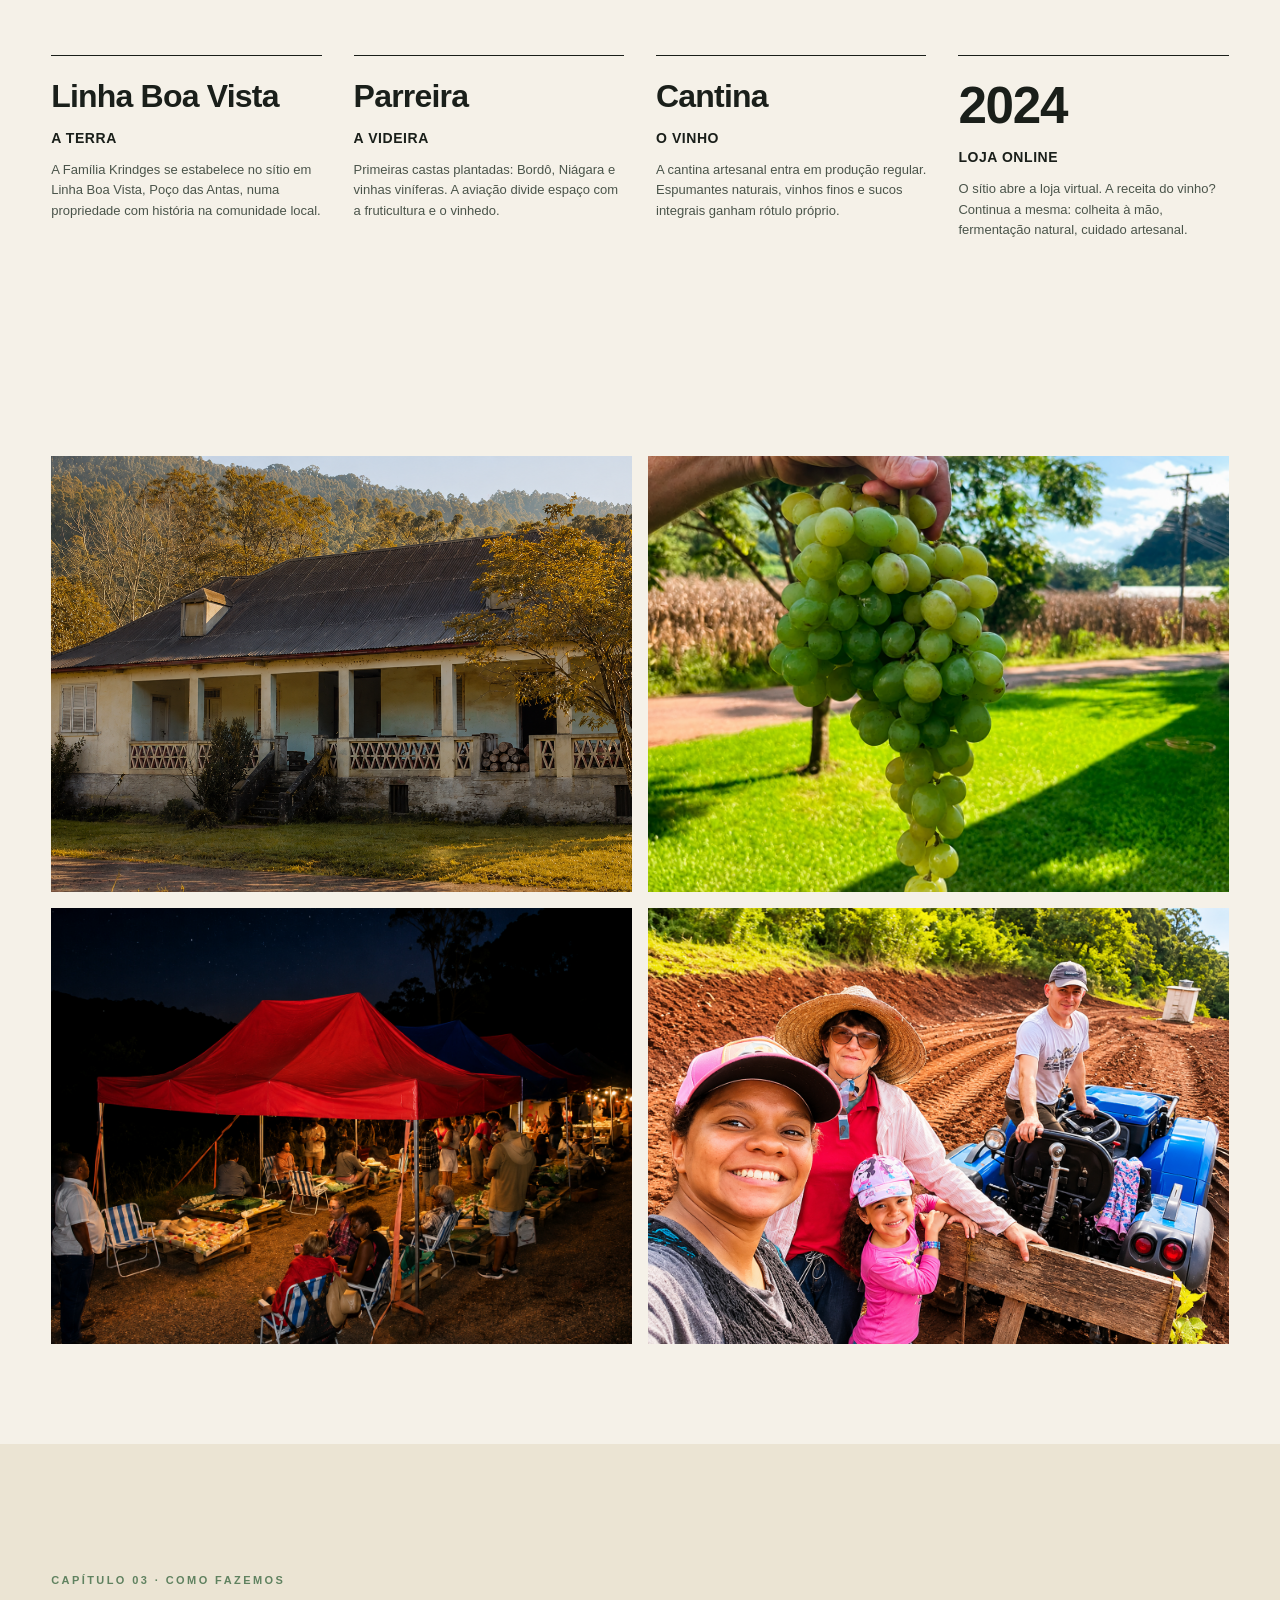
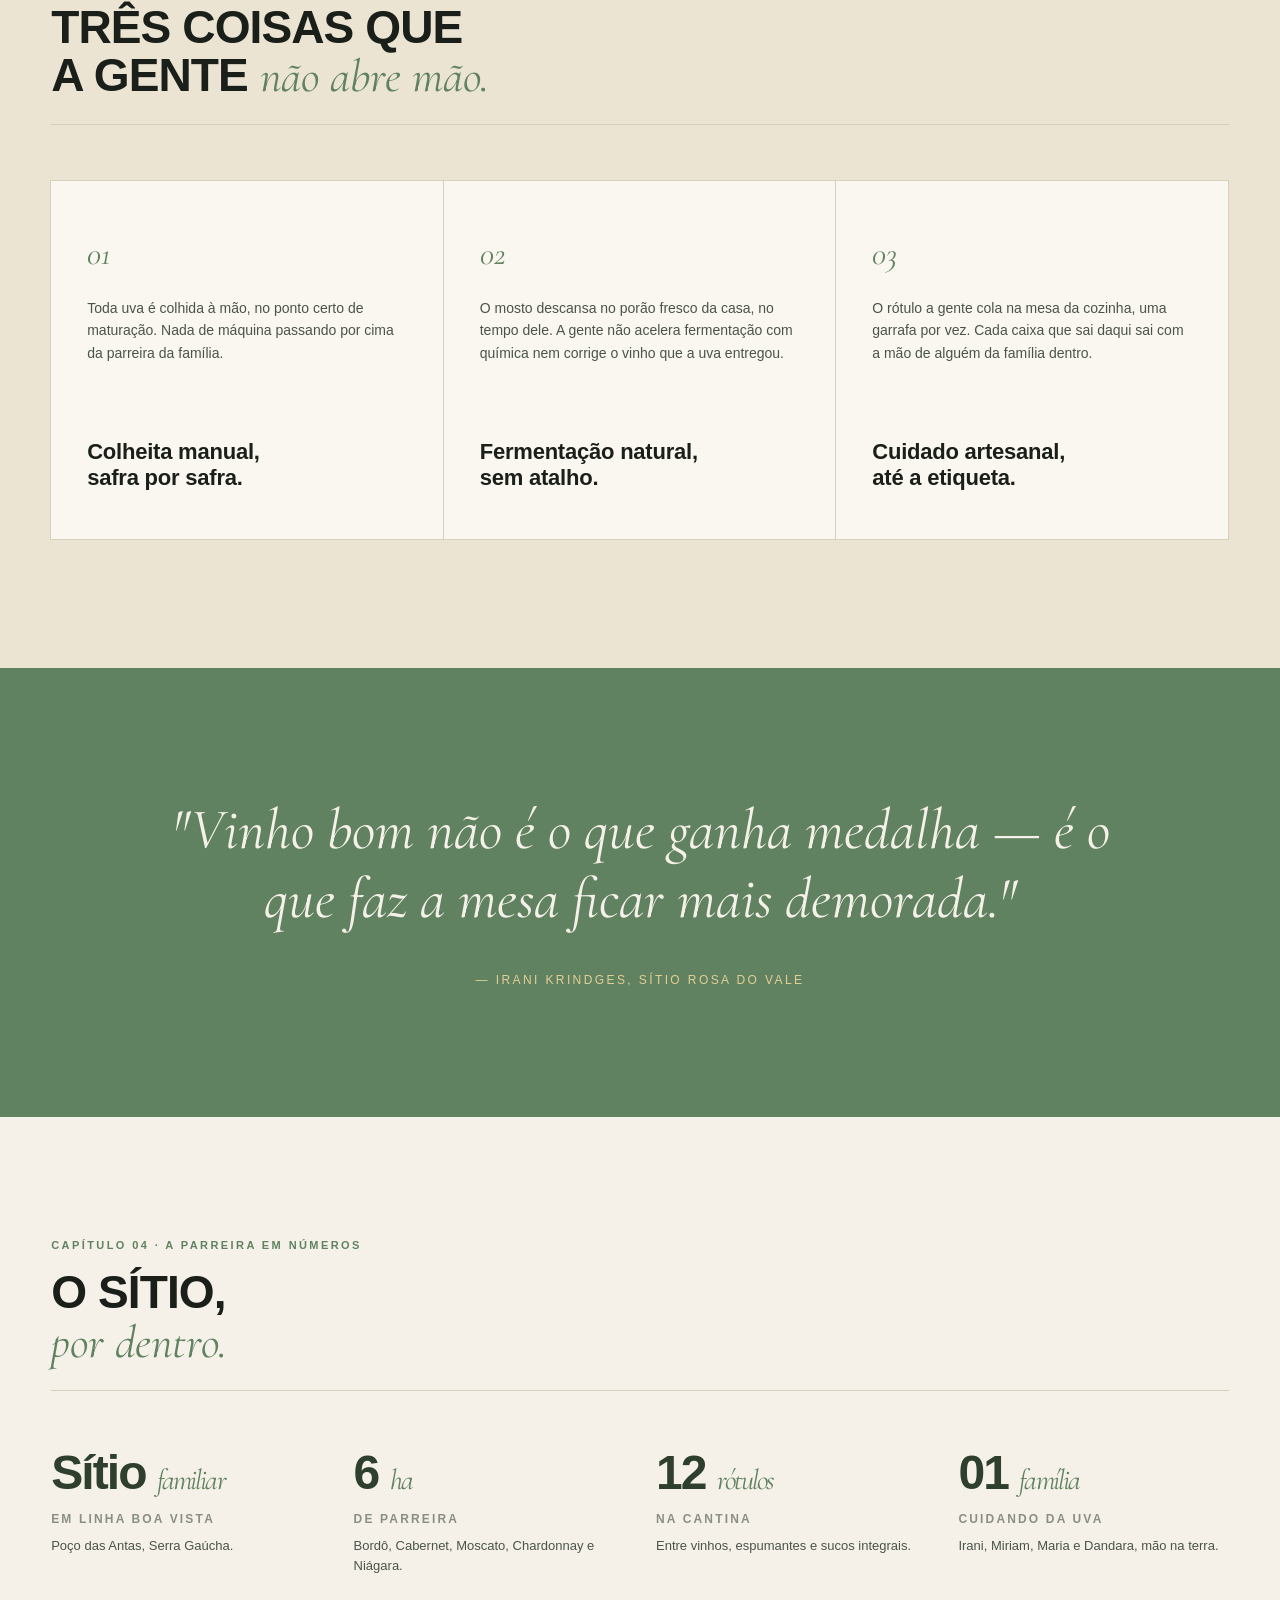
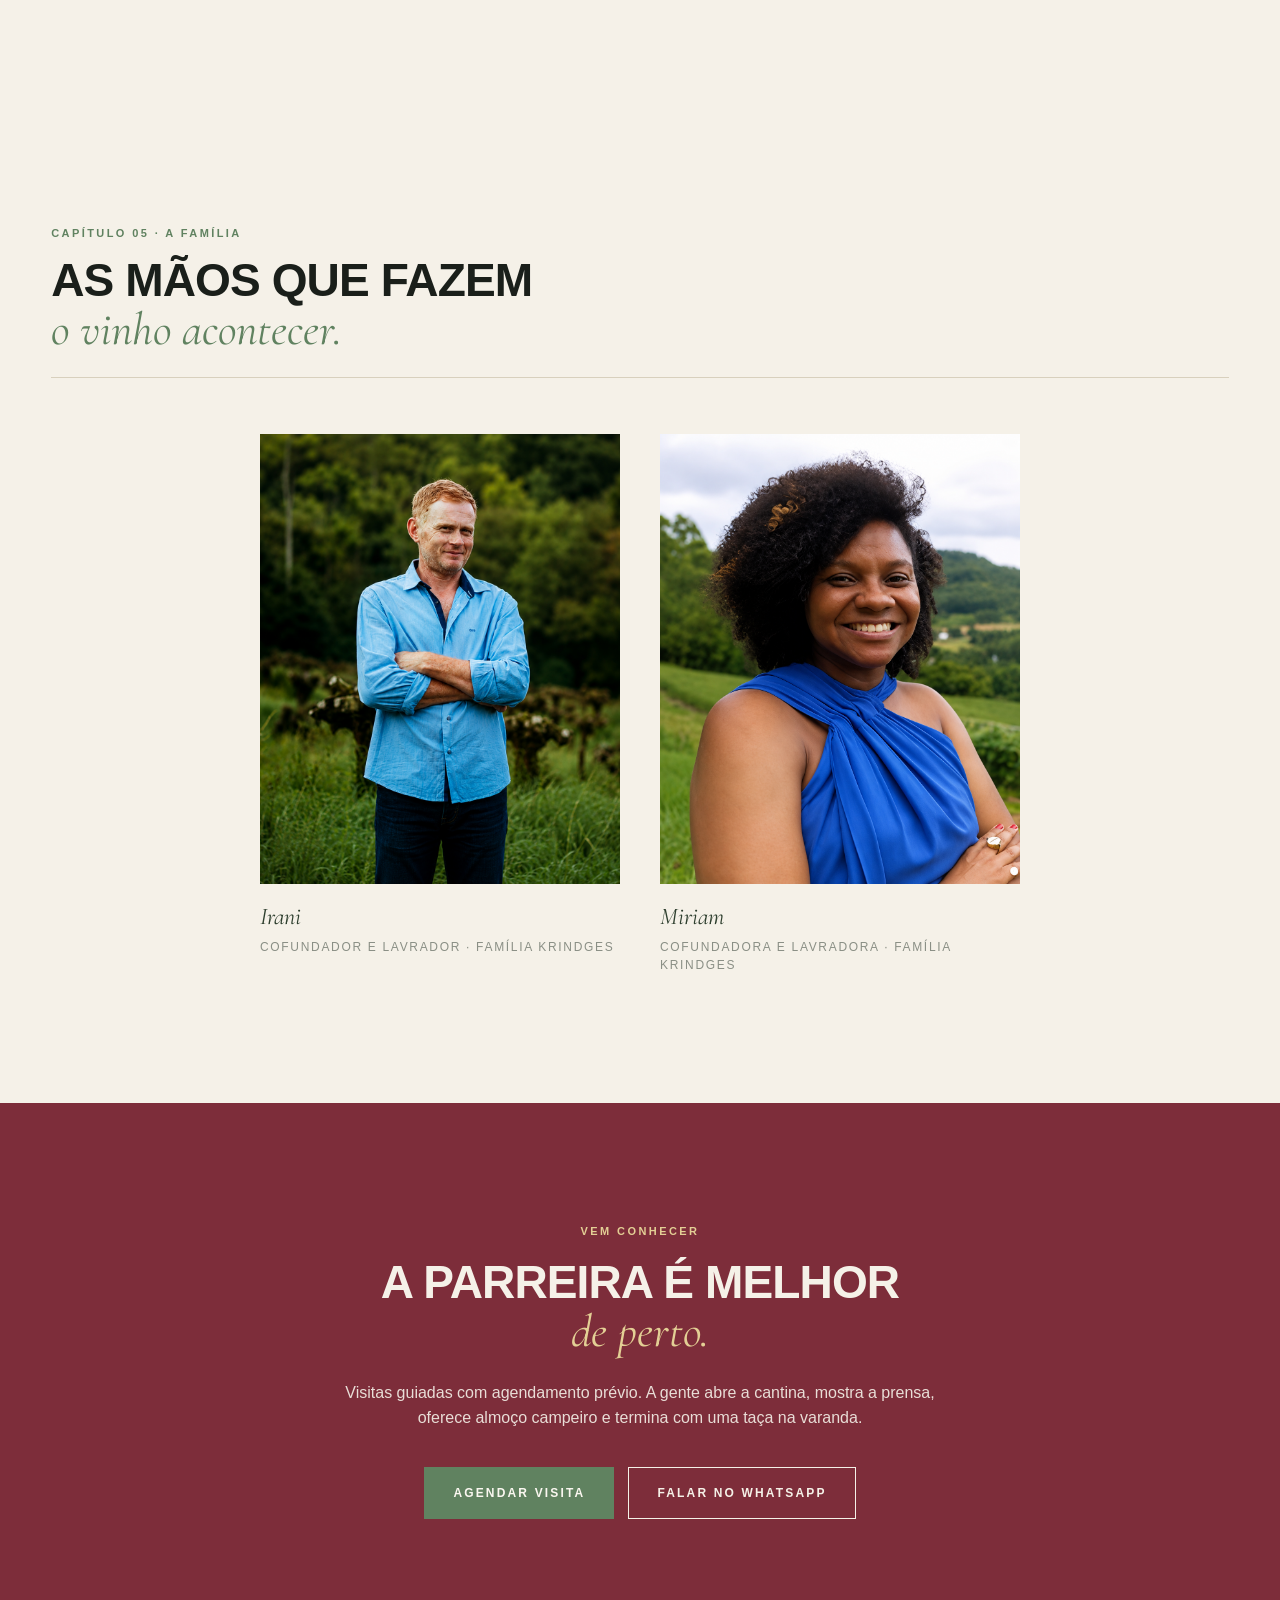
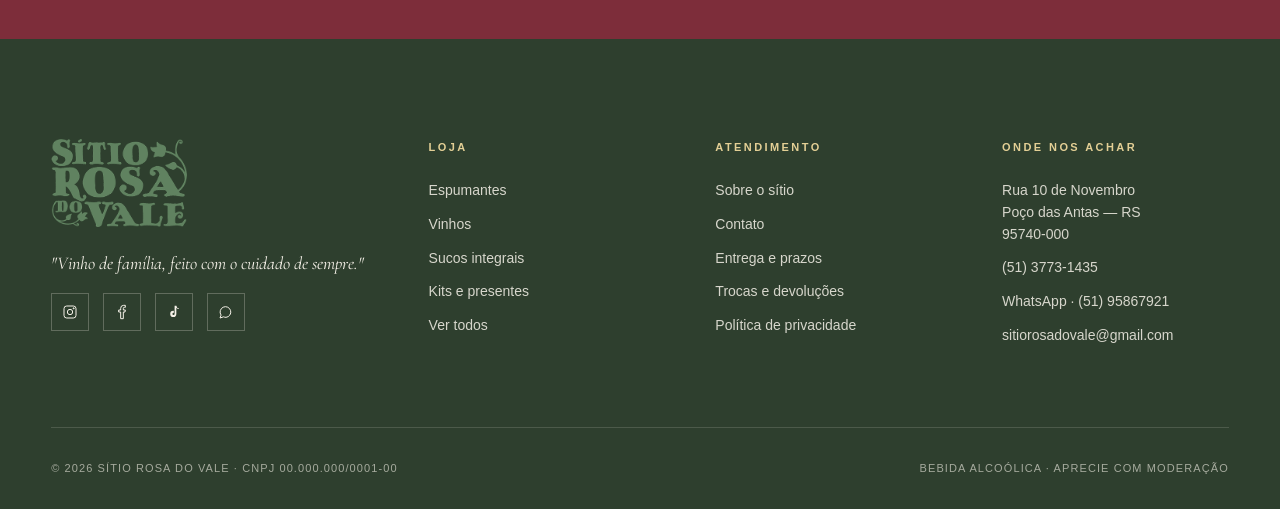
<file: sobre.html>
﻿<!DOCTYPE html>
<html lang="pt-BR">
<head>
<meta charset="UTF-8">
<link rel="icon" type="image/png" href="Imagens/logo.png">
<meta name="viewport" content="width=device-width, initial-scale=1.0">
<title>Sobre o sítio — Sítio Rosa do Vale</title>
<link rel="preconnect" href="https://fonts.googleapis.com">
<link rel="preconnect" href="https://fonts.gstatic.com" crossorigin>
<link href="https://fonts.googleapis.com/css2?family=Cormorant+Garamond:ital,wght@0,400;0,500;1,400;1,500&family=JetBrains+Mono:wght@400;500&display=swap" rel="stylesheet">
<link rel="stylesheet" href="styles.css">
<style>
  .page-hero {
    background: var(--green-deep);
    color: var(--cream);
    padding: clamp(100px, 14vw, 180px) 0 clamp(80px, 10vw, 140px);
    position: relative;
    overflow: hidden;
  }
  .page-hero::before {
    content: ""; position: absolute; inset: 0;
    background: radial-gradient(900px 500px at 80% 10%, rgba(201,169,97,0.16), transparent 60%);
  }
  .page-hero__grid {
    position: relative; z-index: 1;
    display: grid;
    grid-template-columns: 1fr 1fr;
    gap: 80px;
    align-items: end;
  }
  @media (max-width: 900px) { .page-hero__grid { grid-template-columns: 1fr; gap: 40px; } }
  .page-hero h1 {
    font-size: clamp(48px, 7vw, 104px);
    font-weight: 700;
    line-height: 0.95;
    letter-spacing: -0.03em;
    text-transform: uppercase;
  }
  .page-hero h1 em {
    font-family: var(--serif);
    font-style: italic;
    font-weight: 400;
    color: var(--gold-soft);
    text-transform: none;
    letter-spacing: 0;
  }
  .page-hero p {
    font-size: 17px;
    line-height: 1.6;
    color: rgba(245,241,232,0.85);
    max-width: 480px;
  }
  .page-hero .eyebrow { color: var(--gold-soft); display: block; margin-bottom: 18px; }

  /* Intro block */
  .intro-block {
    padding: clamp(80px, 10vw, 140px) 0;
    background: var(--paper);
  }
  .intro-block__grid {
    display: grid;
    grid-template-columns: 1fr 2fr;
    gap: 80px;
    align-items: start;
  }
  @media (max-width: 900px) { .intro-block__grid { grid-template-columns: 1fr; gap: 30px; } }
  .intro-block h2 {
    font-family: var(--serif);
    font-style: italic;
    font-size: clamp(32px, 4vw, 56px);
    line-height: 1.15;
    font-weight: 400;
    color: var(--green-deep);
  }
  .intro-block .lead { font-size: 17px; line-height: 1.75; }

  /* Timeline */
  .timeline {
    padding: clamp(60px, 9vw, 120px) 0;
    background: var(--cream);
  }
  .timeline__list {
    display: grid;
    grid-template-columns: repeat(4, 1fr);
    gap: 32px;
    margin-top: 56px;
  }
  @media (max-width: 800px) { .timeline__list { grid-template-columns: 1fr 1fr; } }
  .timeline__item { padding-top: 24px; border-top: 1px solid var(--ink); }
  .timeline__year {
    font-size: clamp(36px, 4vw, 56px);
    font-weight: 700;
    letter-spacing: -0.025em;
    line-height: 1;
    margin-bottom: 16px;
  }
  .timeline__item h3 {
    font-size: 14px;
    font-weight: 700;
    letter-spacing: 0.04em;
    text-transform: uppercase;
    margin-bottom: 10px;
  }
  .timeline__item p { font-size: 13px; line-height: 1.6; color: var(--ink-soft); }

  /* Editorial gallery */
  .editorial {
    padding: 0;
    background: var(--cream);
  }
  .editorial__grid {
    display: grid;
    grid-template-columns: repeat(2, 1fr);
    gap: 16px;
    padding: 0 var(--gutter);
  }
  .editorial__grid > div {
    position: relative;
    aspect-ratio: 4 / 3;
    overflow: hidden;
  }
  .editorial__grid > div img {
    position: absolute;
    inset: 0;
    width: 100%;
    height: 100%;
    object-fit: cover;
    display: block;
  }
  @media (max-width: 700px) {
    .editorial__grid { grid-template-columns: 1fr; }
  }

  /* Values */
  .values { padding: clamp(80px, 10vw, 140px) 0; background: var(--cream-soft); }
  .values__grid { display: grid; grid-template-columns: repeat(3, 1fr); gap: 0; }
  @media (max-width: 900px) { .values__grid { grid-template-columns: 1fr; } }
  .value-card {
    padding: 48px 36px;
    border: 1px solid var(--line);
    margin-left: -1px;
    margin-top: -1px;
    background: var(--cream-light);
    display: flex;
    flex-direction: column;
    gap: 18px;
    min-height: 360px;
  }
  .value-card__num {
    font-family: var(--serif);
    font-style: italic;
    font-size: 32px;
    color: var(--green);
  }
  .value-card h3 { font-size: 22px; font-weight: 700; letter-spacing: -0.01em; line-height: 1.2; margin-top: auto; }
  .value-card p { font-size: 14px; line-height: 1.6; color: var(--ink-soft); }

  /* Family / producers */
  .family { padding: clamp(80px, 10vw, 140px) 0; background: var(--cream); }
  .family__grid {
    display: grid;
    grid-template-columns: repeat(2, minmax(0, 360px));
    gap: 40px;
    justify-content: center;
  }
  @media (max-width: 900px) { .family__grid { grid-template-columns: 1fr 1fr; } }
  .person {
    display: flex;
    flex-direction: column;
    gap: 14px;
  }
  .person__photo { aspect-ratio: 4 / 5; position: relative; overflow: hidden; }
  .person__photo .ph { position: absolute; inset: 0; }
  .person__photo img { position: absolute; inset: 0; width: 100%; height: 100%; object-fit: cover; object-position: top center; }
  .person h4 { font-family: var(--serif); font-style: italic; font-size: 24px; font-weight: 400; color: var(--green-deep); margin-bottom: 2px; }
  .person p { font-size: 12px; letter-spacing: 0.14em; text-transform: uppercase; color: var(--ink-muted); }

  /* Big quote */
  .big-quote { padding: clamp(80px, 10vw, 140px) 0; background: var(--green); color: var(--cream); text-align: center; }
  .big-quote blockquote {
    font-family: var(--serif);
    font-style: italic;
    font-size: clamp(32px, 4.5vw, 60px);
    line-height: 1.2;
    font-weight: 400;
    max-width: 1000px;
    margin: 0 auto;
  }
  .big-quote cite { display: block; margin-top: 36px; font-style: normal; font-size: 12px; letter-spacing: 0.2em; text-transform: uppercase; color: var(--gold-soft); }

  /* Stats */
  .stats { padding: clamp(80px, 10vw, 120px) 0; background: var(--cream); }
  .stats__grid { display: grid; grid-template-columns: repeat(4, 1fr); gap: 32px; }
  @media (max-width: 800px) { .stats__grid { grid-template-columns: 1fr 1fr; } }
  .stat__num {
    font-size: clamp(32px, 3.8vw, 48px);
    font-weight: 700;
    letter-spacing: -0.04em;
    line-height: 1.1;
    margin-bottom: 10px;
    color: var(--green-deep);
  }
  .stat__num em { font-family: var(--serif); font-style: italic; font-weight: 400; font-size: 0.6em; color: var(--green); }
  .stat__label { font-size: 12px; letter-spacing: 0.18em; text-transform: uppercase; color: var(--ink-muted); font-weight: 600; }
  .stat__sub { font-size: 13px; color: var(--ink-soft); margin-top: 8px; }

  /* CTA */
  .cta { padding: clamp(80px, 10vw, 120px) var(--gutter); background: var(--wine); color: var(--cream); text-align: center; }
  .cta h2 { color: var(--cream); margin-bottom: 24px; }
  .cta p { font-size: 16px; opacity: 0.9; max-width: 600px; margin: 0 auto 36px; line-height: 1.6; }
  .cta .eyebrow { color: var(--gold-soft); display: block; margin-bottom: 18px; }
  .cta__actions { display: flex; gap: 14px; justify-content: center; flex-wrap: wrap; }
</style>
</head>
<body>

<!-- AGE MODAL -->
<div class="age-modal" data-age-modal hidden>
  <div class="age-card">
    <div class="age-card__mark brand-mark"><img src="Imagens/logo.png" alt="Sítio Rosa do Vale" class="brand-mark__logo"></div>
    <h2>Você tem 18 anos ou mais?</h2>
    <p>Este site contém produtos com teor alcoólico. Para entrar, confirme que você é maior de idade conforme a legislação brasileira.</p>
    <div class="age-card__actions">
      <button class="btn btn-primary" data-age-yes>Sim, tenho 18+</button>
      <button class="btn btn-outline" data-age-no>Não tenho</button>
    </div>
    <p class="age-card__legal">Bebida alcoólica. Aprecie com moderação. Venda e consumo proibidos para menores de 18 anos.</p>
  </div>
</div>

<!-- BOTTLE SYMBOL -->
<svg style="position:absolute;width:0;height:0;overflow:hidden" aria-hidden="true">
  <symbol id="bottle" viewBox="0 0 120 360">
    <path d="M48 4 L72 4 L72 70 Q72 84 86 100 Q100 116 100 140 L100 340 Q100 356 84 356 L36 356 Q20 356 20 340 L20 140 Q20 116 34 100 Q48 84 48 70 Z" fill="var(--bottle-glass, #2e3f2e)"/>
    <path d="M72 70 Q72 84 86 100 Q100 116 100 140 L100 340 Q100 356 84 356 L74 356 L74 100 Z" fill="var(--bottle-glass-2, #1a1f1a)" opacity="0.45"/>
    <path d="M28 130 Q26 200 28 320 L34 320 L36 130 Z" fill="rgba(255,255,255,0.14)"/>
    <rect x="44" y="0" width="32" height="58" fill="var(--bottle-cap, #1a1f1a)"/>
    <rect x="44" y="52" width="32" height="6" fill="rgba(0,0,0,0.3)"/>
    <rect x="22" y="180" width="76" height="130" fill="var(--bottle-label, #faf7f0)"/>
    <text x="60" y="206" text-anchor="middle" font-family="Helvetica" font-size="8" font-weight="700" letter-spacing="2" fill="#1a1f1a">ROSA DO VALE</text>
    <line x1="36" y1="216" x2="84" y2="216" stroke="#608260" stroke-width="0.8"/>
    <text x="60" y="245" text-anchor="middle" font-family="Georgia" font-size="20" font-style="italic" fill="#1a1f1a">2024</text>
    <line x1="36" y1="258" x2="84" y2="258" stroke="#608260" stroke-width="0.8"/>
    <text x="60" y="278" text-anchor="middle" font-family="Helvetica" font-size="7" letter-spacing="1.5" fill="#608260">RESERVA</text>
    <text x="60" y="294" text-anchor="middle" font-family="Helvetica" font-size="6" letter-spacing="1" fill="#8a8f85">POÇO DAS ANTAS · RS</text>
  </symbol>
</svg>

<!-- PROMO -->
<div class="promo-bar">
  <span>Frete grátis Sul e Sudeste acima de R$ 400</span>
  <span>Centro-Oeste, Norte e Nordeste acima de R$ 500</span>
</div>

<!-- HEADER -->
<header class="site-header">
  <div class="container site-header__inner">
    <nav class="site-nav">
      <a href="index.html">Início</a>
      <a href="sobre.html" class="active">Sobre o sítio</a>
      <a href="loja.html">Loja</a>
      <a href="samba-da-uva.html">Samba da Uva</a>
      <a href="contato.html">Contato</a>
    </nav>
    <a href="index.html" class="brand-mark"><img src="Imagens/logo.png" alt="S�tio Rosa do Vale" class="brand-mark__logo"></a>
    <div class="site-tools">
      <button class="tool-btn" aria-label="Buscar"><svg viewBox="0 0 24 24" fill="none" stroke="currentColor" stroke-width="1.6"><circle cx="11" cy="11" r="7"/><path d="M21 21l-4.3-4.3"/></svg></button>
      <a href="conta.html" class="tool-link">Entrar</a>
      <span class="tool-divider"></span>
      <a href="carrinho.html" class="tool-btn" aria-label="Carrinho"><svg viewBox="0 0 24 24" fill="none" stroke="currentColor" stroke-width="1.6"><path d="M3 5h2l3 12h11l3-8H7"/><circle cx="9" cy="21" r="1.4"/><circle cx="18" cy="21" r="1.4"/></svg><span class="badge">2</span></a>
    </div>
  </div>
</header>

<!-- PAGE HERO -->
<section class="page-hero">
  <div class="container page-hero__grid">
    <div>
      <span class="eyebrow">A casa</span>
      <h1>Um sítio,<br>uma<br><em>família.</em></h1>
    </div>
    <div>
      <p>Aqui em Linha Boa Vista, em Poço das Antas, a Família Krindges cuida da parreira, da cantina e de cada detalhe que vai pra dentro da garrafa. Vinhos, espumantes e sucos artesanais feitos com o cuidado de quem vive na terra.</p>
      <div style="display:flex; gap:14px; margin-top:32px;">
        <a href="loja.html" class="btn btn-green">Conhecer os vinhos</a>
        <a href="contato.html" class="btn btn-outline-light">Visitar o sítio</a>
      </div>
    </div>
  </div>
</section>

<!-- INTRO -->
<section class="intro-block">
  <div class="container intro-block__grid">
    <div>
      <span class="eyebrow">Capítulo 01</span>
      <div class="mono" style="margin-top:16px;">↓ A história</div>
    </div>
    <div>
      <h2>"A gente não faz vinho. A gente cuida da parreira — e o vinho acontece."</h2>
      <p class="lead" style="margin-top:36px;">A Família Krindges chegou ao sítio em Linha Boa Vista já com vontade de plantar. A ideia era conciliar uma aviação com a parreira — e assim foi. Com o tempo, vieram os figos, a fruticultura, e o vinho virou a marca da casa.</p>
      <p class="lead" style="margin-top:18px;">A propriedade carrega uma história ainda mais longa: o casarão onde a família vive foi construído pela comunidade da linha, e o chão já pertenceu a outras famílias da região antes de chegar nas mãos dos Krindges. A família herdou a terra e o jeito de cuidar dela.</p>
    </div>
  </div>
</section>

<!-- TIMELINE -->
<section class="timeline">
  <div class="container">
    <div class="section-head">
      <div class="section-head__title">
        <span class="eyebrow">Capítulo 02</span>
        <h2 class="h-2">Linha do<br><em class="serif" style="color:var(--green);">tempo.</em></h2>
      </div>
    </div>

    <div class="timeline__list">
      <div class="timeline__item">
        <div class="timeline__year" style="font-size:clamp(20px,2.5vw,32px);">Linha Boa Vista</div>
        <h3>A terra</h3>
        <p>A Família Krindges se estabelece no sítio em Linha Boa Vista, Poço das Antas, numa propriedade com história na comunidade local.</p>
      </div>
      <div class="timeline__item">
        <div class="timeline__year" style="font-size:clamp(20px,2.5vw,32px);">Parreira</div>
        <h3>A videira</h3>
        <p>Primeiras castas plantadas: Bordô, Niágara e vinhas viníferas. A aviação divide espaço com a fruticultura e o vinhedo.</p>
      </div>
      <div class="timeline__item">
        <div class="timeline__year" style="font-size:clamp(20px,2.5vw,32px);">Cantina</div>
        <h3>O vinho</h3>
        <p>A cantina artesanal entra em produção regular. Espumantes naturais, vinhos finos e sucos integrais ganham rótulo próprio.</p>
      </div>
      <div class="timeline__item">
        <div class="timeline__year">2024</div>
        <h3>Loja online</h3>
        <p>O sítio abre a loja virtual. A receita do vinho? Continua a mesma: colheita à mão, fermentação natural, cuidado artesanal.</p>
      </div>
    </div>
  </div>
</section>

<!-- EDITORIAL GRID -->
<section class="editorial" style="padding: clamp(40px, 8vw, 100px) 0;">
  <div class="editorial__grid">
    <div class="e-a"><img src="Imagens/panorâmica da parreira · março 2024.png" alt="Panorâmica da parreira · Março 2024"></div>
    <div class="e-b"><img src="Imagens/cesto de uva bordô recém-colhida.png" alt="Cesto de uva bordô recém-colhida"></div>
    <div class="e-c"><img src="Imagens/cantina · barricas.png" alt="Cantina · Barricas"></div>
    <div class="e-d"><img src="Imagens/vinho na taça.png" alt="Vinho na taça"></div>
  </div>
</section>

<!-- VALUES -->
<section class="values">
  <div class="container">
    <div class="section-head">
      <div class="section-head__title">
        <span class="eyebrow">Capítulo 03 · Como fazemos</span>
        <h2 class="h-2">Três coisas que<br>a gente <em class="serif" style="color:var(--green);">não abre mão.</em></h2>
      </div>
    </div>

    <div class="values__grid">
      <div class="value-card">
        <span class="value-card__num">01</span>
        <p>Toda uva é colhida à mão, no ponto certo de maturação. Nada de máquina passando por cima da parreira da família.</p>
        <h3>Colheita manual,<br>safra por safra.</h3>
      </div>
      <div class="value-card">
        <span class="value-card__num">02</span>
        <p>O mosto descansa no porão fresco da casa, no tempo dele. A gente não acelera fermentação com química nem corrige o vinho que a uva entregou.</p>
        <h3>Fermentação natural,<br>sem atalho.</h3>
      </div>
      <div class="value-card">
        <span class="value-card__num">03</span>
        <p>O rótulo a gente cola na mesa da cozinha, uma garrafa por vez. Cada caixa que sai daqui sai com a mão de alguém da família dentro.</p>
        <h3>Cuidado artesanal,<br>até a etiqueta.</h3>
      </div>
    </div>
  </div>
</section>

<!-- BIG QUOTE -->
<section class="big-quote">
  <div class="container">
    <blockquote>"Vinho bom não é o que ganha medalha — é o que faz a mesa ficar mais demorada."</blockquote>
    <cite>— Irani Krindges, Sítio Rosa do Vale</cite>
  </div>
</section>

<!-- STATS -->
<section class="stats">
  <div class="container">
    <div class="section-head">
      <div class="section-head__title">
        <span class="eyebrow">Capítulo 04 · A parreira em números</span>
        <h2 class="h-2">O sítio,<br><em class="serif" style="color:var(--green);">por dentro.</em></h2>
      </div>
    </div>

    <div class="stats__grid">
      <div>
        <div class="stat__num">Sítio <em>familiar</em></div>
        <div class="stat__label">em Linha Boa Vista</div>
        <p class="stat__sub">Poço das Antas, Serra Gaúcha.</p>
      </div>
      <div>
        <div class="stat__num">6 <em>ha</em></div>
        <div class="stat__label">de parreira</div>
        <p class="stat__sub">Bordô, Cabernet, Moscato, Chardonnay e Niágara.</p>
      </div>
      <div>
        <div class="stat__num">12 <em>rótulos</em></div>
        <div class="stat__label">na cantina</div>
        <p class="stat__sub">Entre vinhos, espumantes e sucos integrais.</p>
      </div>
      <div>
        <div class="stat__num">01 <em>família</em></div>
        <div class="stat__label">cuidando da uva</div>
        <p class="stat__sub">Irani, Miriam, Maria e Dandara, mão na terra.</p>
      </div>
    </div>
  </div>
</section>

<!-- FAMILY -->
<section class="family">
  <div class="container">
    <div class="section-head">
      <div class="section-head__title">
        <span class="eyebrow">Capítulo 05 · A família</span>
        <h2 class="h-2">As mãos que fazem<br><em class="serif" style="color:var(--green);">o vinho acontecer.</em></h2>
      </div>
    </div>

    <div class="family__grid">
      <div class="person">
        <div class="person__photo"><img src="Imagens/Irani Krindges.png" alt="Irani Krindges"></div>
        <div>
          <h4>Irani</h4>
          <p>Cofundador e lavrador · Família Krindges</p>
        </div>
      </div>
      <div class="person">
        <div class="person__photo"><img src="Imagens/Miriam Krindges.png" alt="Miriam Krindges"></div>
        <div>
          <h4>Miriam</h4>
          <p>Cofundadora e lavradora · Família Krindges</p>
        </div>
      </div>

    </div>
  </div>
</section>

<!-- CTA -->
<section class="cta">
  <div class="container">
    <span class="eyebrow">Vem conhecer</span>
    <h2 class="h-2" style="color:var(--cream);">A parreira é melhor<br><em class="serif" style="color:var(--gold-soft);">de perto.</em></h2>
    <p>Visitas guiadas com agendamento prévio. A gente abre a cantina, mostra a prensa, oferece almoço campeiro e termina com uma taça na varanda.</p>
    <div class="cta__actions">
      <a href="contato.html" class="btn btn-green">Agendar visita</a>
      <a href="https://wa.me/555195867921" class="btn btn-outline-light">Falar no WhatsApp</a>
    </div>
  </div>
</section>

<!-- FOOTER -->
<footer class="site-footer">
  <div class="container">
    <div class="footer-grid">
      <div class="footer-brand">
        <div class="brand-mark"><img src="Imagens/logo.png" alt="Sítio Rosa do Vale" class="brand-mark__logo"></div>
        <p class="footer-tag">"Vinho de família, feito com o cuidado de sempre."</p>
        <div class="socials">
          <a href="https://www.instagram.com/sitiorosadovale" aria-label="Instagram"><svg viewBox="0 0 24 24" fill="none" stroke="currentColor" stroke-width="1.5"><rect x="3" y="3" width="18" height="18" rx="4"/><circle cx="12" cy="12" r="4"/><circle cx="17.5" cy="6.5" r="0.8" fill="currentColor"/></svg></a>
          <a href="https://www.facebook.com/sitiorosadovale" aria-label="Facebook"><svg viewBox="0 0 24 24" fill="none" stroke="currentColor" stroke-width="1.5"><path d="M14 9V6.5a1.5 1.5 0 011.5-1.5H17V2h-2.5A4.5 4.5 0 0010 6.5V9H7v3h3v10h4V12h2.5l.5-3H14z"/></svg></a>
          <a href="https://www.tiktok.com/@sitio.rosa.do.val" aria-label="TikTok"><svg viewBox="0 0 24 24" fill="currentColor"><path d="M19.5 7.5a5 5 0 01-4-2v9.4a4.6 4.6 0 11-4.6-4.6c.3 0 .6 0 .9.1v3a1.6 1.6 0 101.1 1.5V2.5h2.7a5 5 0 003.9 4.4v.6z"/></svg></a>
          <a href="https://api.whatsapp.com/message/KKW2J4B2ZCNXG1" aria-label="WhatsApp"><svg viewBox="0 0 24 24" fill="none" stroke="currentColor" stroke-width="1.5"><path d="M3 21l1.6-4.4A8 8 0 1112 20a8 8 0 01-3.6-.8L3 21z"/></svg></a>
        </div>
      </div>
      <div class="footer-col"><h4>Loja</h4><ul><li><a href="loja.html?cat=espumantes">Espumantes</a></li><li><a href="loja.html?cat=vinhos">Vinhos</a></li><li><a href="loja.html?cat=sucos">Sucos integrais</a></li><li><a href="loja.html?cat=kits">Kits e presentes</a></li><li><a href="loja.html">Ver todos</a></li></ul></div>
      <div class="footer-col"><h4>Atendimento</h4><ul><li><a href="sobre.html">Sobre o sítio</a></li><li><a href="contato.html">Contato</a></li><li><a href="politicas.html">Entrega e prazos</a></li><li><a href="politicas.html#troca">Trocas e devoluções</a></li><li><a href="politicas.html#privacidade">Política de privacidade</a></li></ul></div>
      <div class="footer-col"><h4>Onde nos achar</h4><ul><li>Rua 10 de Novembro<br>Poço das Antas — RS<br>95740-000</li><li><a href="tel:5137731435">(51) 3773-1435</a></li><li><a href="https://wa.me/555195867921">WhatsApp · (51) 95867921</a></li><li><a href="mailto:sitiorosadovale@gmail.com">sitiorosadovale@gmail.com</a></li></ul></div>
    </div>
    <div class="footer-bottom">
      <span>© <span data-year>2026</span> Sítio Rosa do Vale · CNPJ 00.000.000/0001-00</span>
      <span>Bebida alcoólica · Aprecie com moderação</span>
    </div>
  </div>
</footer>

<script src="site.js" defer></script>
</body>
</html>
</file>
<file: styles.css>
/* ============================================
   Rosa do Vale — Design System
   ============================================ */

:root {
  /* Colors */
  --cream: #f5f1e8;
  --cream-soft: #ebe4d3;
  --cream-light: #faf7f0;
  --paper: #fdfbf6;

  --green: #608260;
  --green-dark: #4a6a4a;
  --green-deep: #2e3f2e;
  --green-soft: #c4d2c4;

  --wine: #7d2d3a;
  --wine-deep: #5a1f2a;

  --gold: #c9a961;
  --gold-soft: #e3cf95;
  --gold-deep: #9a7f3e;

  --ink: #1a1f1a;
  --ink-soft: #4a544a;
  --ink-muted: #8a8f85;
  --line: #d8d0bd;
  --line-soft: #e6dec8;

  /* Type */
  --sans: "Helvetica Neue", Helvetica, Arial, sans-serif;
  --serif: "Cormorant Garamond", "EB Garamond", Georgia, serif;
  --mono: "JetBrains Mono", "SF Mono", Menlo, monospace;

  /* Layout */
  --container: 1320px;
  --gutter: clamp(20px, 4vw, 56px);
  --radius: 2px;
}

* { box-sizing: border-box; margin: 0; padding: 0; }

html { scroll-behavior: smooth; }

body {
  font-family: var(--sans);
  background: var(--cream);
  color: var(--ink);
  font-size: 15px;
  line-height: 1.55;
  -webkit-font-smoothing: antialiased;
  -moz-osx-font-smoothing: grayscale;
  overflow-x: hidden;
}

img, svg { display: block; max-width: 100%; }

a { color: inherit; text-decoration: none; }

button { font: inherit; cursor: pointer; border: none; background: none; color: inherit; }

/* ============================================
   Typography
   ============================================ */

.eyebrow {
  font-size: 11px;
  font-weight: 700;
  letter-spacing: 0.22em;
  text-transform: uppercase;
  color: var(--green);
}

.eyebrow-ink { color: var(--ink); }
.eyebrow-wine { color: var(--wine); }

.h-display {
  font-size: clamp(48px, 8vw, 128px);
  font-weight: 700;
  letter-spacing: -0.04em;
  line-height: 0.92;
  text-transform: uppercase;
}

.h-1 {
  font-size: clamp(36px, 5vw, 72px);
  font-weight: 700;
  letter-spacing: -0.025em;
  line-height: 1.0;
  text-transform: uppercase;
}

.h-2 {
  font-size: clamp(28px, 3.6vw, 48px);
  font-weight: 700;
  letter-spacing: -0.02em;
  line-height: 1.05;
  text-transform: uppercase;
}

.h-3 {
  font-size: clamp(20px, 2vw, 26px);
  font-weight: 700;
  letter-spacing: -0.005em;
  line-height: 1.15;
}

.serif {
  font-family: var(--serif);
  font-style: italic;
  font-weight: 400;
  text-transform: none;
  letter-spacing: 0;
}

.lead {
  font-size: clamp(17px, 1.6vw, 21px);
  line-height: 1.5;
  color: var(--ink-soft);
  font-weight: 400;
}

.small { font-size: 13px; }
.tiny { font-size: 11px; letter-spacing: 0.08em; text-transform: uppercase; }

.mono {
  font-family: var(--mono);
  font-size: 11px;
  letter-spacing: 0.04em;
  text-transform: uppercase;
  color: var(--ink-muted);
}

/* ============================================
   Layout
   ============================================ */

.container {
  width: 100%;
  max-width: var(--container);
  margin: 0 auto;
  padding: 0 var(--gutter);
}

.container-wide {
  width: 100%;
  max-width: 1600px;
  margin: 0 auto;
  padding: 0 var(--gutter);
}

section { padding: clamp(60px, 9vw, 140px) 0; }

.section-head {
  display: flex;
  justify-content: space-between;
  align-items: flex-end;
  gap: 40px;
  margin-bottom: 56px;
  padding-bottom: 24px;
  border-bottom: 1px solid var(--line);
}

.section-head__title { max-width: 720px; }
.section-head__title .eyebrow { margin-bottom: 14px; display: block; }

.section-head__action a {
  font-size: 12px;
  letter-spacing: 0.18em;
  text-transform: uppercase;
  font-weight: 700;
  padding-bottom: 4px;
  border-bottom: 1px solid var(--ink);
  white-space: nowrap;
}

/* ============================================
   Buttons
   ============================================ */

.btn {
  display: inline-flex;
  align-items: center;
  justify-content: center;
  gap: 10px;
  padding: 16px 28px;
  font-size: 12px;
  font-weight: 700;
  letter-spacing: 0.18em;
  text-transform: uppercase;
  border: 1px solid transparent;
  transition: all 0.2s ease;
  cursor: pointer;
}

.btn-primary { background: var(--green-deep); color: var(--cream); }
.btn-primary:hover { background: var(--ink); }

.btn-green { background: var(--green); color: var(--cream-light); }
.btn-green:hover { background: var(--green-dark); }

.btn-wine { background: var(--wine); color: var(--cream-light); }
.btn-wine:hover { background: var(--wine-deep); }

.btn-outline { background: transparent; border-color: var(--ink); color: var(--ink); }
.btn-outline:hover { background: var(--ink); color: var(--cream); }

.btn-outline-light { background: transparent; border-color: var(--cream); color: var(--cream); }
.btn-outline-light:hover { background: var(--cream); color: var(--ink); }

.btn-ghost { padding: 12px 0; border-bottom: 1px solid var(--ink); }

.btn-block { width: 100%; }

.btn-lg { padding: 20px 36px; font-size: 13px; }

/* ============================================
   Top bar + Header
   ============================================ */

.promo-bar {
  background: var(--green-deep);
  color: var(--cream);
  text-align: center;
  font-size: 11px;
  letter-spacing: 0.12em;
  text-transform: uppercase;
  padding: 10px 16px;
  font-weight: 500;
}

.promo-bar span + span::before {
  content: "✦";
  margin: 0 14px;
  color: var(--gold);
}

.site-header {
  background: var(--cream);
  border-bottom: 1px solid var(--line);
  position: sticky;
  top: 0;
  z-index: 50;
}

.site-header__inner {
  display: grid;
  grid-template-columns: auto 1fr auto;
  align-items: center;
  height: 86px;
  gap: 24px;
}

.site-nav {
  display: flex;
  justify-content: center;
  order: 1;
  gap: 28px;
  font-size: 12px;
  letter-spacing: 0.16em;
  text-transform: uppercase;
  font-weight: 600;
}

.site-nav a {
  position: relative;
  padding: 8px 0;
  transition: color 0.2s;
}

.site-nav a:hover { color: var(--green); }

.site-nav a.active { color: var(--green); }
.site-nav a.active::after {
  content: "";
  position: absolute;
  left: 50%;
  bottom: -2px;
  width: 5px;
  height: 5px;
  background: var(--green);
  border-radius: 50%;
  transform: translateX(-50%);
}

.brand-mark {
  display: flex;
  flex-direction: column;
  align-items: center;
  text-align: center;
  line-height: 1;
  order: 0;
}

.brand-mark__top {
  font-size: 22px;
  font-weight: 700;
  letter-spacing: 0.04em;
}

.brand-mark__sub {
  font-family: var(--serif);
  font-style: italic;
  font-size: 13px;
  color: var(--green);
  margin-top: 4px;
  letter-spacing: 0.02em;
}

.site-tools {
  display: flex;
  justify-content: flex-end;
  align-items: center;
  gap: 18px;
  order: 2;
}

.tool-btn {
  width: 38px;
  height: 38px;
  display: inline-flex;
  align-items: center;
  justify-content: center;
  color: var(--ink);
  position: relative;
  transition: color 0.2s;
}

.tool-btn:hover { color: var(--green); }

.tool-btn svg { width: 18px; height: 18px; }

.tool-btn .badge {
  position: absolute;
  top: 4px;
  right: 4px;
  width: 16px;
  height: 16px;
  border-radius: 50%;
  background: var(--wine);
  color: var(--cream);
  font-size: 9px;
  font-weight: 700;
  display: flex;
  align-items: center;
  justify-content: center;
}

.tool-divider {
  width: 1px;
  height: 20px;
  background: var(--line);
}

.tool-link {
  font-size: 11px;
  letter-spacing: 0.14em;
  text-transform: uppercase;
  font-weight: 600;
  white-space: nowrap;
}
.tool-link:hover { color: var(--green); }

/* ============================================
   Product Card
   ============================================ */

.product-grid {
  display: grid;
  grid-template-columns: repeat(4, 1fr);
  gap: 32px;
}

.product-grid--3 { grid-template-columns: repeat(3, 1fr); }
.product-grid--2 { grid-template-columns: repeat(2, 1fr); }

@media (max-width: 980px) { .product-grid { grid-template-columns: repeat(2, 1fr); gap: 20px; } }
@media (max-width: 540px) { .product-grid { grid-template-columns: 1fr; } }

.product-card {
  background: var(--paper);
  display: flex;
  flex-direction: column;
  position: relative;
  transition: transform 0.3s ease;
}

.product-card:hover { transform: translateY(-4px); }

.product-card__media {
  position: relative;
  aspect-ratio: 4 / 5;
  background: var(--cream-soft);
  overflow: hidden;
  display: flex;
  align-items: center;
  justify-content: center;
}

.product-card__media .bottle-svg {
  height: 80%;
  filter: drop-shadow(0 24px 32px rgba(46, 63, 46, 0.25));
  transition: transform 0.5s ease;
}

.product-card:hover .bottle-svg { transform: translateY(-6px) scale(1.03); }

.product-card__tag {
  position: absolute;
  top: 14px;
  left: 14px;
  font-size: 10px;
  font-weight: 700;
  letter-spacing: 0.18em;
  text-transform: uppercase;
  padding: 6px 10px;
  background: var(--paper);
  color: var(--green-deep);
}

.product-card__quick {
  position: absolute;
  bottom: 14px;
  left: 14px;
  right: 14px;
  display: flex;
  gap: 8px;
  opacity: 0;
  transform: translateY(8px);
  transition: all 0.3s ease;
}

.product-card:hover .product-card__quick { opacity: 1; transform: translateY(0); }

.quick-add {
  flex: 1;
  background: var(--ink);
  color: var(--cream);
  padding: 12px;
  font-size: 11px;
  font-weight: 700;
  letter-spacing: 0.18em;
  text-transform: uppercase;
  text-align: center;
  transition: background 0.2s;
}
.quick-add:hover { background: var(--green); }

.quick-fav {
  width: 44px;
  background: var(--paper);
  border: 1px solid var(--line);
  display: flex;
  align-items: center;
  justify-content: center;
}
.quick-fav:hover { color: var(--wine); border-color: var(--wine); }

/* ---- Card stepper (quantity control on product cards) ---- */
.card-stepper {
  display: flex;
  align-items: stretch;
  height: 42px;
  width: 100%;
  border: 1.5px solid var(--ink);
  overflow: hidden;
  background: var(--paper);
  transition: border-color 0.15s;
}
.card-stepper__dn,
.card-stepper__up {
  flex-shrink: 0;
  width: 40px;
  display: flex;
  align-items: center;
  justify-content: center;
  font-size: 20px;
  font-weight: 300;
  color: var(--ink);
  background: none;
  border: none;
  cursor: pointer;
  -webkit-tap-highlight-color: transparent;
  transition: background 0.12s;
}
.card-stepper__dn:hover,
.card-stepper__up:hover { background: var(--cream-soft); }
.card-stepper__dn:active,
.card-stepper__up:active { background: var(--green-soft); }
.card-stepper__n {
  flex: 1;
  display: flex;
  align-items: center;
  justify-content: center;
  font-size: 14px;
  font-weight: 700;
  color: var(--ink);
  border-left: 1px solid var(--line);
  border-right: 1px solid var(--line);
  pointer-events: none;
  user-select: none;
}
/* Zero state: only + visible, styled as full-width "Adicionar" */
.card-stepper.is-zero .card-stepper__dn { display: none; }
.card-stepper.is-zero .card-stepper__n  { display: none; }
.card-stepper.is-zero .card-stepper__up {
  width: 100%;
  font-size: 11px;
  font-weight: 700;
  letter-spacing: 0.16em;
  text-transform: uppercase;
  font-family: var(--sans);
}
.card-stepper.is-zero .card-stepper__up:hover { background: var(--green); color: var(--cream); }
/* Positive state: green accent */
.card-stepper:not(.is-zero) { border-color: var(--green); }
.card-stepper:not(.is-zero) .card-stepper__up { color: var(--green-deep); }
.card-stepper:not(.is-zero) .card-stepper__dn { color: var(--wine); }
.card-stepper:not(.is-zero) .card-stepper__n  { color: var(--green-deep); }

.product-card__body {
  padding: 20px 4px 8px;
  display: flex;
  flex-direction: column;
  gap: 6px;
}

.product-card__cat {
  font-size: 10px;
  letter-spacing: 0.2em;
  text-transform: uppercase;
  color: var(--ink-muted);
  font-weight: 600;
}

.product-card__name {
  font-size: 16px;
  font-weight: 500;
  letter-spacing: -0.005em;
  line-height: 1.25;
  color: var(--ink);
}

.product-card__meta {
  font-family: var(--serif);
  font-style: italic;
  font-size: 14px;
  color: var(--ink-soft);
  margin-top: 2px;
}

.product-card__foot {
  display: flex;
  justify-content: space-between;
  align-items: baseline;
  margin-top: 10px;
}

.product-card__price {
  font-size: 17px;
  font-weight: 700;
  letter-spacing: -0.01em;
}

.product-card__price small {
  font-size: 11px;
  font-weight: 400;
  color: var(--ink-muted);
  letter-spacing: 0;
  text-transform: none;
}

/* ============================================
   Bottle placeholder SVG colors
   ============================================ */

.bottle-rose { --bottle-glass: #b8526a; --bottle-glass-2: #7d2d3a; --bottle-label: #faf7f0; --bottle-cap: #2e3f2e; }
.bottle-branco { --bottle-glass: #c9b86a; --bottle-glass-2: #8a7838; --bottle-label: #faf7f0; --bottle-cap: #2e3f2e; }
.bottle-tinto { --bottle-glass: #4a1820; --bottle-glass-2: #2a0a10; --bottle-label: #f5f1e8; --bottle-cap: #c9a961; }
.bottle-suco { --bottle-glass: #5a2030; --bottle-glass-2: #3a1218; --bottle-label: #c9a961; --bottle-cap: #2e3f2e; }
.bottle-laranja { --bottle-glass: #d49050; --bottle-glass-2: #a06030; --bottle-label: #2e3f2e; --bottle-cap: #2e3f2e; }

/* ============================================
   Photo placeholders
   ============================================ */

.ph {
  background:
    repeating-linear-gradient(135deg, rgba(96,130,96,0.10) 0 8px, transparent 8px 18px),
    linear-gradient(160deg, #c9d4c0 0%, #a8b9a5 60%, #8aa088 100%);
  position: relative;
  display: flex;
  align-items: flex-end;
  justify-content: flex-start;
  padding: 20px;
  color: var(--green-deep);
  overflow: hidden;
}

.ph--cream {
  background:
    repeating-linear-gradient(135deg, rgba(125,45,58,0.08) 0 8px, transparent 8px 18px),
    linear-gradient(160deg, #ebe4d3 0%, #d9cfb6 100%);
  color: var(--wine);
}

.ph--ink {
  background:
    repeating-linear-gradient(135deg, rgba(245,241,232,0.06) 0 8px, transparent 8px 18px),
    linear-gradient(160deg, #2e3f2e 0%, #1a1f1a 100%);
  color: var(--gold-soft);
}

.ph--wine {
  background:
    repeating-linear-gradient(135deg, rgba(245,241,232,0.08) 0 8px, transparent 8px 18px),
    linear-gradient(160deg, #7d2d3a 0%, #4a1820 100%);
  color: var(--cream);
}

.ph__label {
  font-family: var(--mono);
  font-size: 11px;
  letter-spacing: 0.08em;
  text-transform: uppercase;
  padding: 6px 10px;
  background: rgba(253, 251, 246, 0.92);
  color: var(--ink);
}

/* ============================================
   Forms
   ============================================ */

.field {
  display: flex;
  flex-direction: column;
  gap: 8px;
}

.field__label {
  font-size: 11px;
  letter-spacing: 0.16em;
  text-transform: uppercase;
  font-weight: 700;
  color: var(--ink);
}

.field__hint {
  font-size: 11px;
  color: var(--ink-muted);
  margin-top: 4px;
}

.input, .select, .textarea {
  width: 100%;
  background: var(--paper);
  border: 1px solid var(--line);
  padding: 16px 18px;
  font-family: var(--sans);
  font-size: 14px;
  color: var(--ink);
  transition: border-color 0.2s, background 0.2s;
}

.input:focus, .select:focus, .textarea:focus {
  outline: none;
  border-color: var(--green);
  background: var(--cream-light);
}

.textarea { min-height: 140px; resize: vertical; line-height: 1.5; }

.select { appearance: none; background-image: url("data:image/svg+xml,%3Csvg xmlns='http://www.w3.org/2000/svg' width='12' height='8' viewBox='0 0 12 8' fill='none'%3E%3Cpath d='M1 1L6 6L11 1' stroke='%231a1f1a' stroke-width='1.5'/%3E%3C/svg%3E"); background-repeat: no-repeat; background-position: right 18px center; padding-right: 44px; }

.form-grid {
  display: grid;
  grid-template-columns: 1fr 1fr;
  gap: 20px;
}

.form-grid--3 { grid-template-columns: 1fr 1fr 1fr; }

.form-grid .field--full { grid-column: 1 / -1; }

@media (max-width: 700px) {
  .form-grid, .form-grid--3 { grid-template-columns: 1fr; }
}

/* checkboxes */
.check {
  display: flex;
  align-items: flex-start;
  gap: 12px;
  cursor: pointer;
  font-size: 13px;
  line-height: 1.5;
  color: var(--ink-soft);
}

.check input { appearance: none; width: 18px; height: 18px; min-width: 18px; border: 1px solid var(--ink); background: var(--paper); margin-top: 2px; position: relative; cursor: pointer; }
.check input:checked { background: var(--green); border-color: var(--green); }
.check input:checked::after { content: "✓"; color: var(--cream); font-size: 12px; position: absolute; top: 50%; left: 50%; transform: translate(-50%,-50%); line-height: 1; }

/* ============================================
   Footer
   ============================================ */

.site-footer {
  background: var(--green-deep);
  color: var(--cream);
  padding: 100px 0 32px;
  margin-top: 0;
}

.footer-grid {
  display: grid;
  grid-template-columns: 1.4fr 1fr 1fr 1fr;
  gap: 60px;
  padding-bottom: 80px;
  border-bottom: 1px solid rgba(245,241,232,0.15);
}

@media (max-width: 900px) {
  .footer-grid { grid-template-columns: 1fr 1fr; gap: 40px; }
}

.footer-brand .brand-mark__top { color: var(--cream); font-size: 28px; }
.footer-brand .brand-mark { align-items: flex-start; }
.footer-brand .brand-mark__sub { color: var(--gold-soft); }

.footer-tag {
  margin-top: 24px;
  font-family: var(--serif);
  font-style: italic;
  font-size: 18px;
  color: var(--cream);
  line-height: 1.4;
  max-width: 320px;
}

.footer-col h4 {
  font-size: 11px;
  letter-spacing: 0.22em;
  text-transform: uppercase;
  font-weight: 700;
  margin-bottom: 24px;
  color: var(--gold-soft);
}

.footer-col ul { list-style: none; display: flex; flex-direction: column; gap: 12px; font-size: 14px; color: rgba(245,241,232,0.85); }
.footer-col ul a:hover { color: var(--gold-soft); }

.socials {
  display: flex;
  gap: 14px;
  margin-top: 16px;
}

.socials a {
  width: 38px;
  height: 38px;
  display: flex;
  align-items: center;
  justify-content: center;
  border: 1px solid rgba(245,241,232,0.25);
  transition: all 0.2s;
}

.socials a:hover { background: var(--gold); color: var(--green-deep); border-color: var(--gold); }
.socials svg { width: 16px; height: 16px; }

.footer-bottom {
  padding-top: 32px;
  display: flex;
  justify-content: space-between;
  align-items: center;
  gap: 24px;
  font-size: 11px;
  letter-spacing: 0.1em;
  text-transform: uppercase;
  color: rgba(245,241,232,0.6);
  flex-wrap: wrap;
}

/* ============================================
   Age modal
   ============================================ */

.age-modal {
  position: fixed;
  inset: 0;
  background: var(--green-deep);
  display: flex;
  align-items: center;
  justify-content: center;
  z-index: 200;
  padding: 24px;
}

.age-modal[hidden] { display: none !important; }

.age-modal::before {
  content: "";
  position: absolute;
  inset: 0;
  background:
    repeating-linear-gradient(135deg, rgba(201,169,97,0.04) 0 8px, transparent 8px 22px);
  pointer-events: none;
}

.age-card {
  background: var(--cream);
  max-width: 520px;
  width: 100%;
  padding: 64px 48px 56px;
  text-align: center;
  position: relative;
  z-index: 1;
}

.age-card__mark {
  display: flex;
  flex-direction: column;
  align-items: center;
  margin-bottom: 32px;
}

.age-card__mark .brand-mark__top { font-size: 28px; }
.age-card__mark .brand-mark__sub { font-size: 16px; }

.age-card h2 {
  font-size: 28px;
  font-weight: 700;
  letter-spacing: -0.02em;
  line-height: 1.1;
  margin-bottom: 18px;
}

.age-card p {
  color: var(--ink-soft);
  font-size: 14px;
  line-height: 1.6;
  margin-bottom: 32px;
  max-width: 380px;
  margin-left: auto;
  margin-right: auto;
}

.age-card__actions {
  display: grid;
  grid-template-columns: 1fr 1fr;
  gap: 12px;
}

.age-card__legal {
  margin-top: 28px;
  padding-top: 24px;
  border-top: 1px solid var(--line);
  font-size: 11px;
  color: var(--ink-muted);
  letter-spacing: 0.04em;
  line-height: 1.5;
}

/* ============================================
   Utilities
   ============================================ */

.divider-leaf {
  display: flex;
  align-items: center;
  gap: 16px;
  color: var(--green);
  font-size: 11px;
  letter-spacing: 0.22em;
  text-transform: uppercase;
  font-weight: 700;
}

.divider-leaf::before, .divider-leaf::after {
  content: "";
  flex: 1;
  height: 1px;
  background: var(--line);
}

.mark-circle {
  display: inline-flex;
  align-items: center;
  justify-content: center;
  width: 64px;
  height: 64px;
  border: 1px solid var(--green);
  border-radius: 50%;
  font-family: var(--serif);
  font-style: italic;
  font-size: 28px;
  color: var(--green);
}

.tag {
  display: inline-flex;
  align-items: center;
  gap: 8px;
  padding: 6px 12px;
  font-size: 10px;
  font-weight: 700;
  letter-spacing: 0.16em;
  text-transform: uppercase;
  background: var(--cream);
  color: var(--green-deep);
}

.tag-wine { background: var(--wine); color: var(--cream); }
.tag-gold { background: var(--gold); color: var(--ink); }
.tag-green { background: var(--green); color: var(--cream); }

.breadcrumb {
  display: flex;
  gap: 10px;
  font-size: 11px;
  letter-spacing: 0.16em;
  text-transform: uppercase;
  color: var(--ink-muted);
  padding: 24px 0;
  border-bottom: 1px solid var(--line);
}

.breadcrumb a:hover { color: var(--green); }
.breadcrumb span:not(:last-child)::after { content: "/"; margin-left: 10px; opacity: 0.5; }

/* Animations */
@keyframes drift-up {
  from { opacity: 0; transform: translateY(20px); }
  to { opacity: 1; transform: translateY(0); }
}

.drift-up { animation: drift-up 0.8s ease both; }

/* ============================================
   Mobile UX — Hamburger, nav drawer, bottom bar,
   sticky buy, touch fixes
   ============================================ */

/* ---- Hamburger button ---- */
.nav-toggle {
  display: none;
  align-items: center;
  justify-content: center;
  width: 44px;
  height: 44px;
  color: var(--ink);
  background: none;
  border: none;
  cursor: pointer;
  -webkit-tap-highlight-color: transparent;
  flex-shrink: 0;
}
.nav-toggle svg { width: 22px; height: 22px; }
.nav-toggle:active { color: var(--green); }

/* ---- Mobile nav drawer ---- */
.mobile-nav {
  position: fixed;
  inset: 0;
  z-index: 100;
  visibility: hidden;
  pointer-events: none;
}
.mobile-nav.open {
  visibility: visible;
  pointer-events: auto;
}
.mobile-nav__scrim {
  position: absolute;
  inset: 0;
  background: rgba(26, 31, 26, 0.5);
  backdrop-filter: blur(3px);
  -webkit-backdrop-filter: blur(3px);
  opacity: 0;
  transition: opacity 0.25s ease;
}
.mobile-nav.open .mobile-nav__scrim { opacity: 1; }

.mobile-nav__panel {
  position: absolute;
  top: 0; left: 0; bottom: 0;
  width: min(300px, 84vw);
  background: var(--cream);
  display: flex;
  flex-direction: column;
  overflow-y: auto;
  -webkit-overflow-scrolling: touch;
  transform: translateX(-100%);
  transition: transform 0.28s cubic-bezier(0.4, 0, 0.2, 1);
  box-shadow: 4px 0 32px rgba(26,31,26,0.18);
}
.mobile-nav.open .mobile-nav__panel { transform: translateX(0); }

.mobile-nav__header {
  padding: 18px 16px 18px 24px;
  border-bottom: 1px solid var(--line);
  display: flex;
  align-items: center;
  justify-content: space-between;
  flex-shrink: 0;
}
.mobile-nav__close {
  width: 44px;
  height: 44px;
  display: flex;
  align-items: center;
  justify-content: center;
  color: var(--ink-muted);
  background: none;
  border: none;
  cursor: pointer;
  -webkit-tap-highlight-color: transparent;
  flex-shrink: 0;
}
.mobile-nav__close svg { width: 20px; height: 20px; }

.mobile-nav__links {
  flex: 1;
  display: flex;
  flex-direction: column;
}
.mobile-nav__links a {
  display: flex;
  align-items: center;
  gap: 12px;
  padding: 18px 24px;
  font-size: 12px;
  font-weight: 700;
  letter-spacing: 0.2em;
  text-transform: uppercase;
  border-bottom: 1px solid var(--line-soft);
  color: var(--ink);
  -webkit-tap-highlight-color: transparent;
  transition: background 0.15s;
}
.mobile-nav__links a:active { background: var(--cream-soft); }
.mobile-nav__links a.active { color: var(--green); }
.mobile-nav__links a.active::before {
  content: "";
  display: inline-block;
  width: 4px;
  height: 4px;
  border-radius: 50%;
  background: var(--green);
  flex-shrink: 0;
}

.mobile-nav__footer {
  padding: 20px 24px;
  display: flex;
  flex-direction: column;
  gap: 10px;
  border-top: 1px solid var(--line);
  flex-shrink: 0;
}

/* ---- Bottom navigation bar ---- */
.bottom-nav {
  display: none;
  position: fixed;
  bottom: 0; left: 0; right: 0;
  height: 60px;
  background: var(--cream-light);
  border-top: 1px solid var(--line);
  z-index: 45;
  align-items: stretch;
  padding-bottom: env(safe-area-inset-bottom, 0px);
}
.bottom-nav__item {
  flex: 1;
  display: flex;
  flex-direction: column;
  align-items: center;
  justify-content: center;
  gap: 3px;
  font-size: 9px;
  font-weight: 700;
  letter-spacing: 0.08em;
  text-transform: uppercase;
  color: var(--ink-muted);
  position: relative;
  -webkit-tap-highlight-color: transparent;
  transition: color 0.15s;
}
.bottom-nav__item svg { width: 22px; height: 22px; }
.bottom-nav__item.active { color: var(--green); }
.bottom-nav__item:active { background: var(--cream-soft); }

.bottom-nav__badge {
  position: absolute;
  top: 7px;
  right: calc(50% - 20px);
  min-width: 16px;
  height: 16px;
  border-radius: 8px;
  background: var(--wine);
  color: var(--cream);
  font-size: 9px;
  font-weight: 700;
  display: none;
  align-items: center;
  justify-content: center;
  padding: 0 3px;
  pointer-events: none;
  line-height: 1;
}

/* ---- Sticky buy bar (product page) ---- */
.sticky-buy {
  position: fixed;
  left: 0; right: 0;
  bottom: 60px;
  background: var(--cream-light);
  border-top: 1px solid var(--line);
  padding: 10px 20px;
  display: none;
  align-items: center;
  gap: 16px;
  z-index: 44;
  box-shadow: 0 -6px 24px rgba(26,31,26,0.10);
  transform: translateY(100%);
  transition: transform 0.3s cubic-bezier(0.4, 0, 0.2, 1);
}
.sticky-buy.visible { transform: translateY(0); }
.sticky-buy__info { flex: 1; min-width: 0; overflow: hidden; }
.sticky-buy__name {
  display: block;
  font-size: 11px;
  font-weight: 700;
  letter-spacing: 0.12em;
  text-transform: uppercase;
  color: var(--ink-muted);
  white-space: nowrap;
  overflow: hidden;
  text-overflow: ellipsis;
}
.sticky-buy__price {
  display: block;
  font-size: 20px;
  font-weight: 700;
  color: var(--ink);
  letter-spacing: -0.03em;
  line-height: 1.2;
}
/* Sticky buy stepper */
.sticky-buy__stepper {
  display: flex;
  align-items: stretch;
  height: 48px;
  border: 1.5px solid var(--ink);
  overflow: hidden;
  flex-shrink: 0;
  min-width: 124px;
}
.sticky-dn,
.sticky-up {
  flex: 0 0 44px;
  display: flex;
  align-items: center;
  justify-content: center;
  font-size: 24px;
  font-weight: 300;
  background: none;
  border: none;
  cursor: pointer;
  color: var(--ink);
  -webkit-tap-highlight-color: transparent;
  transition: background 0.12s;
}
.sticky-dn:active, .sticky-up:active { background: var(--cream-soft); }
.sticky-n {
  min-width: 36px;
  display: flex;
  align-items: center;
  justify-content: center;
  font-size: 16px;
  font-weight: 700;
  color: var(--green-deep);
  border-left: 1px solid var(--line);
  border-right: 1px solid var(--line);
  padding: 0 6px;
}

/* ---- Toast position on mobile ---- */
@media (max-width: 768px) {
  .cart-toast { bottom: 80px !important; }
}

/* ==== @media (max-width: 768px) ==== */
@media (max-width: 768px) {
  /* Header: hamburger left, logo center, cart right */
  .site-header__inner {
    grid-template-columns: 44px 1fr 44px;
    height: 64px;
    gap: 0;
  }
  .nav-toggle { display: flex; }
  .site-nav { display: none !important; }
  .tool-link { display: none; }
  .tool-divider { display: none; }
  .site-tools { gap: 0; justify-content: flex-end; }
  /* Keep only cart icon in header on mobile */
  .site-tools .tool-btn:not([aria-label="Carrinho"]) { display: none; }
  .brand-mark__top { font-size: 17px; }
  .brand-mark__sub { font-size: 11px; }

  /* Body padding: make room for bottom nav + safe area */
  body { padding-bottom: calc(60px + env(safe-area-inset-bottom, 0px)); }

  /* Show bottom nav */
  .bottom-nav { display: flex; }

  /* Show sticky buy bar (hidden until .visible added by JS) */
  .sticky-buy { display: flex; }

  /* Quick-add: always visible on touch (no hover state on mobile) */
  .product-card__quick {
    opacity: 1 !important;
    transform: translateY(0) !important;
  }
  /* Remove favourite on mobile to keep card clean */
  .quick-fav { display: none; }
  .quick-add {
    font-size: 10px;
    letter-spacing: 0.10em;
    padding: 13px 8px;
  }

  /* Tighter product grid */
  .product-grid { gap: 14px; }

  /* Section head: stack title and "ver todos" link */
  .section-head {
    flex-direction: column;
    align-items: flex-start;
    gap: 14px;
    margin-bottom: 28px;
  }

  /* Promo bar: single message on mobile */
  .promo-bar span:not(:first-child) { display: none; }

  /* Footer: single column */
  .footer-grid { grid-template-columns: 1fr !important; gap: 28px; }
  .footer-bottom {
    flex-direction: column;
    align-items: center;
    gap: 8px;
    text-align: center;
  }

  /* Newsletter form: stack on mobile */
  .newsletter form { flex-direction: column; }
  .newsletter button { padding: 16px 20px; }
}

/* ==== @media (max-width: 480px) ==== */
@media (max-width: 480px) {
  /* 2-column product grid on small phones */
  .product-grid { grid-template-columns: repeat(2, 1fr) !important; gap: 10px; }
  .product-grid--3 { grid-template-columns: repeat(2, 1fr) !important; }

  /* Hero CTAs: stack */
  .hero__actions { flex-direction: column; }
  .hero__actions .btn { width: 100%; justify-content: center; }

  /* Age modal: tighter padding */
  .age-card { padding: 40px 20px 32px; }
  .age-card__actions { grid-template-columns: 1fr; }

  /* Pairing cards: ensure they breathe */
  .pairing-card { min-height: auto; padding: 28px 20px; }
}

/* ============================================
   Logo / Brand-mark image
   ============================================ */
.brand-mark__logo {
  height: 80px;
  width: auto;
  display: block;
}
.site-header .brand-mark__logo { height: 72px; }
.footer-brand .brand-mark__logo { height: 88px; }
.age-card__mark .brand-mark__logo { height: 104px; margin: 0 auto 8px; }
@media (max-width: 768px) {
  .brand-mark__logo { height: 64px; }
  .site-header .brand-mark__logo { height: 60px; }
}

/* ============================================
   Product card — real photo
   ============================================ */
.product-card__media .prod-img {
  position: absolute;
  inset: 0;
  width: 100%;
  height: 100%;
  object-fit: cover;
  object-position: center top;
  transition: transform 0.5s ease;
}
.product-card:hover .prod-img { transform: scale(1.04); }

/* Ficha button — overlaid on card image */
.card-ficha {
  position: absolute;
  top: 14px;
  right: 14px;
  z-index: 3;
  background: rgba(253, 251, 246, 0.92);
  color: var(--ink);
  border: 1px solid var(--line);
  padding: 5px 11px;
  font-size: 10px;
  font-weight: 700;
  letter-spacing: 0.18em;
  text-transform: uppercase;
  cursor: pointer;
  transition: background 0.15s, color 0.15s;
  backdrop-filter: blur(4px);
}
.card-ficha:hover { background: var(--green); color: var(--cream); border-color: var(--green); }

/* Ficha button on product page */
.btn-ficha {
  display: inline-flex;
  align-items: center;
  gap: 8px;
  padding: 11px 20px;
  font-size: 11px;
  font-weight: 700;
  letter-spacing: 0.18em;
  text-transform: uppercase;
  border: 1px solid var(--line);
  background: var(--paper);
  color: var(--ink);
  cursor: pointer;
  transition: all 0.2s;
}
.btn-ficha:hover { border-color: var(--green); color: var(--green); }

/* ============================================
   Ficha técnica — modal overlay
   ============================================ */
.ficha-overlay {
  position: fixed;
  inset: 0;
  background: rgba(26, 31, 26, 0.72);
  z-index: 2000;
  display: flex;
  align-items: flex-end;
  justify-content: center;
  padding: 0;
  backdrop-filter: blur(3px);
  animation: ficha-bg-in 0.2s ease;
}
@keyframes ficha-bg-in {
  from { opacity: 0; }
  to   { opacity: 1; }
}
.ficha-overlay[hidden] { display: none !important; }

.ficha-panel {
  background: var(--paper);
  width: 100%;
  max-width: 680px;
  max-height: 92vh;
  overflow-y: auto;
  position: relative;
  animation: ficha-panel-in 0.28s cubic-bezier(0.22, 1, 0.36, 1);
}
@keyframes ficha-panel-in {
  from { transform: translateY(40px); opacity: 0; }
  to   { transform: translateY(0);    opacity: 1; }
}
@media (min-width: 700px) {
  .ficha-overlay { align-items: center; }
  .ficha-panel { border-radius: 2px; max-height: 88vh; }
}

.ficha-close {
  position: absolute;
  top: 14px; right: 14px;
  width: 36px; height: 36px;
  background: var(--ink);
  color: var(--cream);
  font-size: 20px;
  font-weight: 300;
  line-height: 1;
  display: flex; align-items: center; justify-content: center;
  z-index: 2;
}
.ficha-close:hover { background: var(--wine); }

.ficha-panel__img {
  width: 100%;
  height: 280px;
  object-fit: cover;
  object-position: center top;
  display: block;
}
.ficha-panel__img-placeholder {
  width: 100%;
  height: 220px;
  background: var(--cream-soft);
  display: flex;
  align-items: center;
  justify-content: center;
}

.ficha-body {
  padding: 32px 32px 40px;
}
.ficha-body__cat {
  font-size: 10px;
  font-weight: 700;
  letter-spacing: 0.22em;
  text-transform: uppercase;
  color: var(--green);
  margin-bottom: 10px;
  display: block;
}
.ficha-body__name {
  font-size: clamp(26px, 4vw, 36px);
  font-weight: 700;
  letter-spacing: -0.02em;
  line-height: 1.05;
  margin-bottom: 6px;
}
.ficha-body__price {
  font-size: 24px;
  font-weight: 700;
  color: var(--green-deep);
  margin-bottom: 20px;
}
.ficha-body__desc {
  font-size: 14px;
  line-height: 1.7;
  color: var(--ink-soft);
  margin-bottom: 28px;
  padding-bottom: 24px;
  border-bottom: 1px solid var(--line);
}
.ficha-specs {
  display: grid;
  grid-template-columns: 1fr 1fr;
  gap: 0;
  margin-bottom: 24px;
}
@media (max-width: 480px) { .ficha-specs { grid-template-columns: 1fr; } }
.ficha-spec {
  padding: 12px 0;
  border-bottom: 1px solid var(--line);
  display: flex;
  flex-direction: column;
  gap: 3px;
}
.ficha-spec__label {
  font-size: 10px;
  font-weight: 700;
  letter-spacing: 0.18em;
  text-transform: uppercase;
  color: var(--ink-muted);
}
.ficha-spec__val {
  font-size: 14px;
  color: var(--ink);
  font-weight: 500;
}
.ficha-chips {
  display: flex;
  flex-wrap: wrap;
  gap: 8px;
  margin-bottom: 28px;
}
.ficha-chip {
  background: var(--cream-soft);
  border: 1px solid var(--line);
  padding: 7px 14px;
  font-size: 12px;
  color: var(--ink-soft);
}
.ficha-actions {
  display: flex;
  gap: 10px;
  flex-wrap: wrap;
}

/* Hero photo support */
.hero__bg-img {
  position: absolute;
  inset: 0;
  width: 100%;
  height: 100%;
  object-fit: cover;
  object-position: center 60%;
}
.hero__bg-overlay {
  position: absolute;
  inset: 0;
  background:
    linear-gradient(180deg, rgba(26,31,26,0.18) 0%, rgba(26,31,26,0.58) 65%, rgba(26,31,26,0.88) 100%),
    radial-gradient(800px 400px at 70% 30%, rgba(201,169,97,0.15) 0%, transparent 60%);
}

/* Section photo helpers */
.section-photo {
  position: absolute;
  inset: 0;
  width: 100%;
  height: 100%;
  object-fit: cover;
}
.story__media { overflow: hidden; }
.story__media img.section-photo { position: absolute; }

/* Pairing card photo */
.pairing-card__photo {
  width: 100%;
  height: 180px;
  object-fit: cover;
  margin-bottom: 4px;
}

/* Visit / Map: iframe */
.visit-map-iframe {
  width: 100%;
  height: 100%;
  min-height: 400px;
  border: 0;
  display: block;
}
</file>
